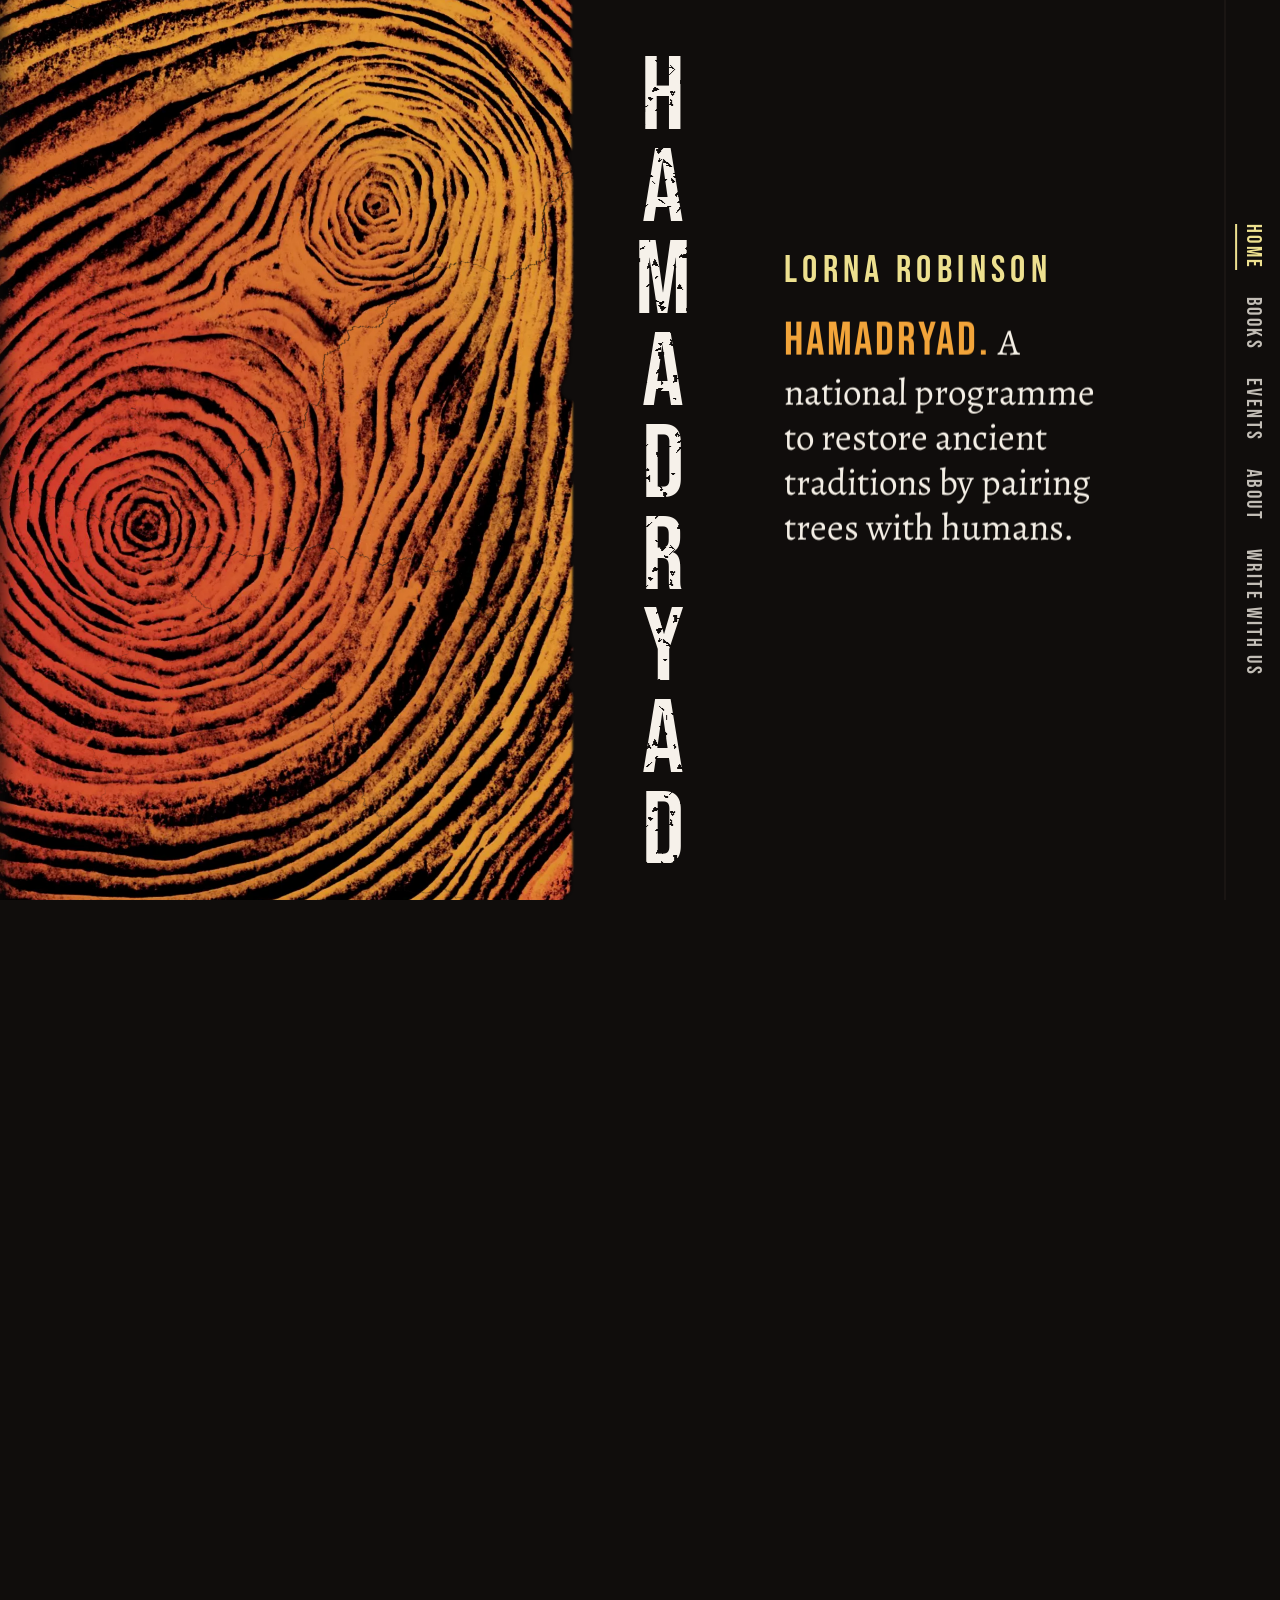
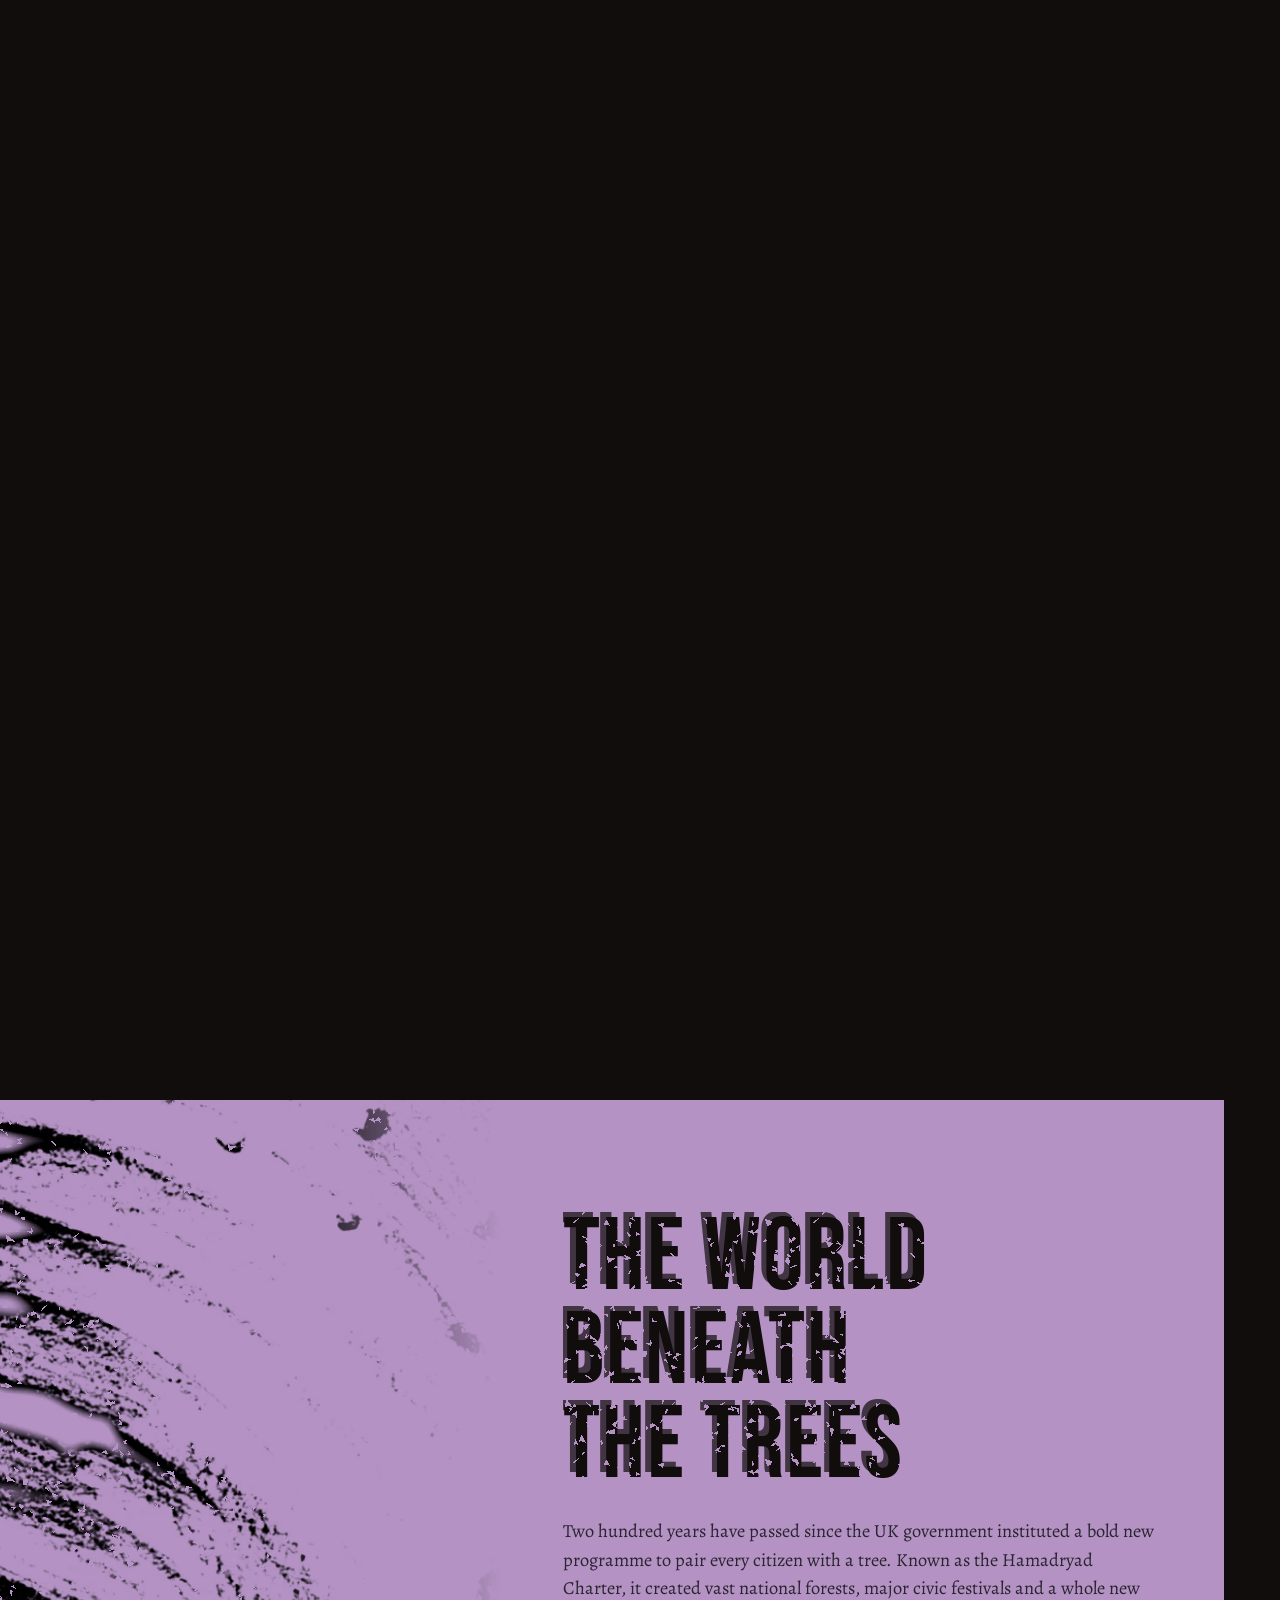
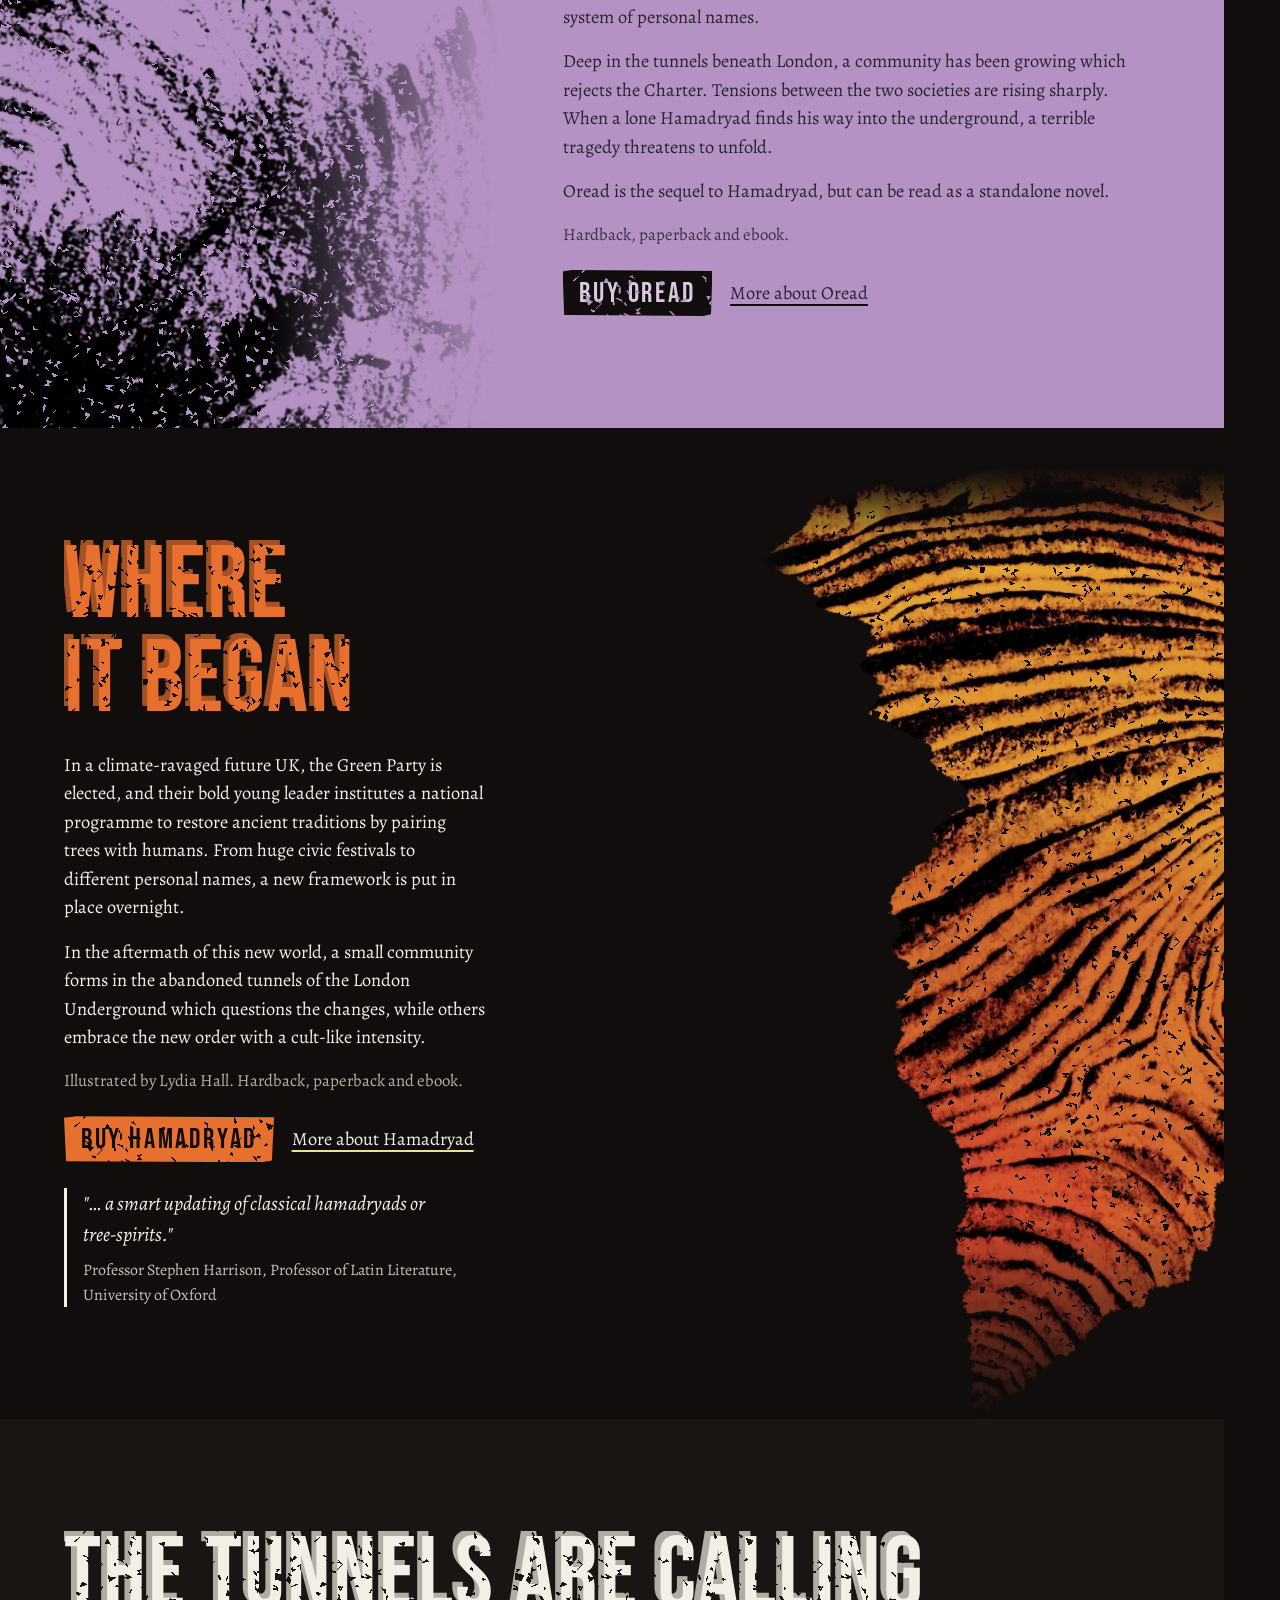
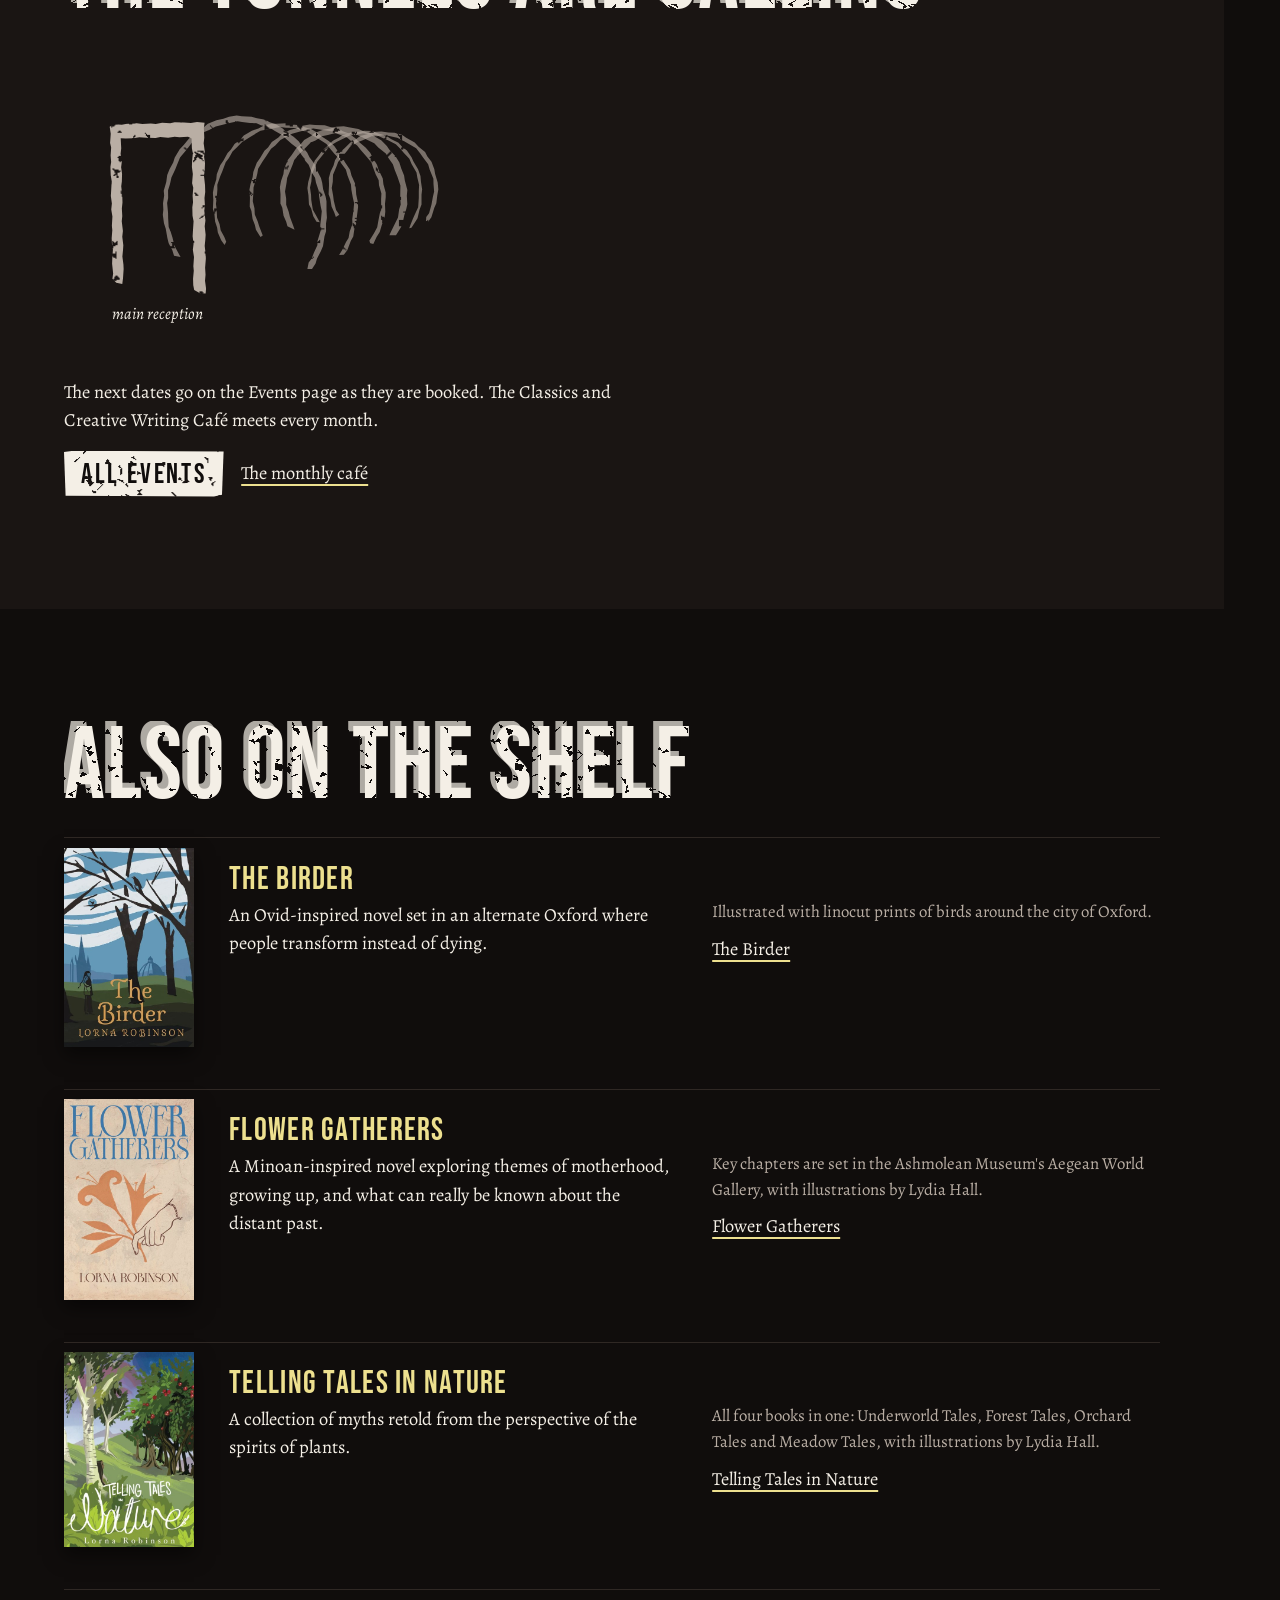
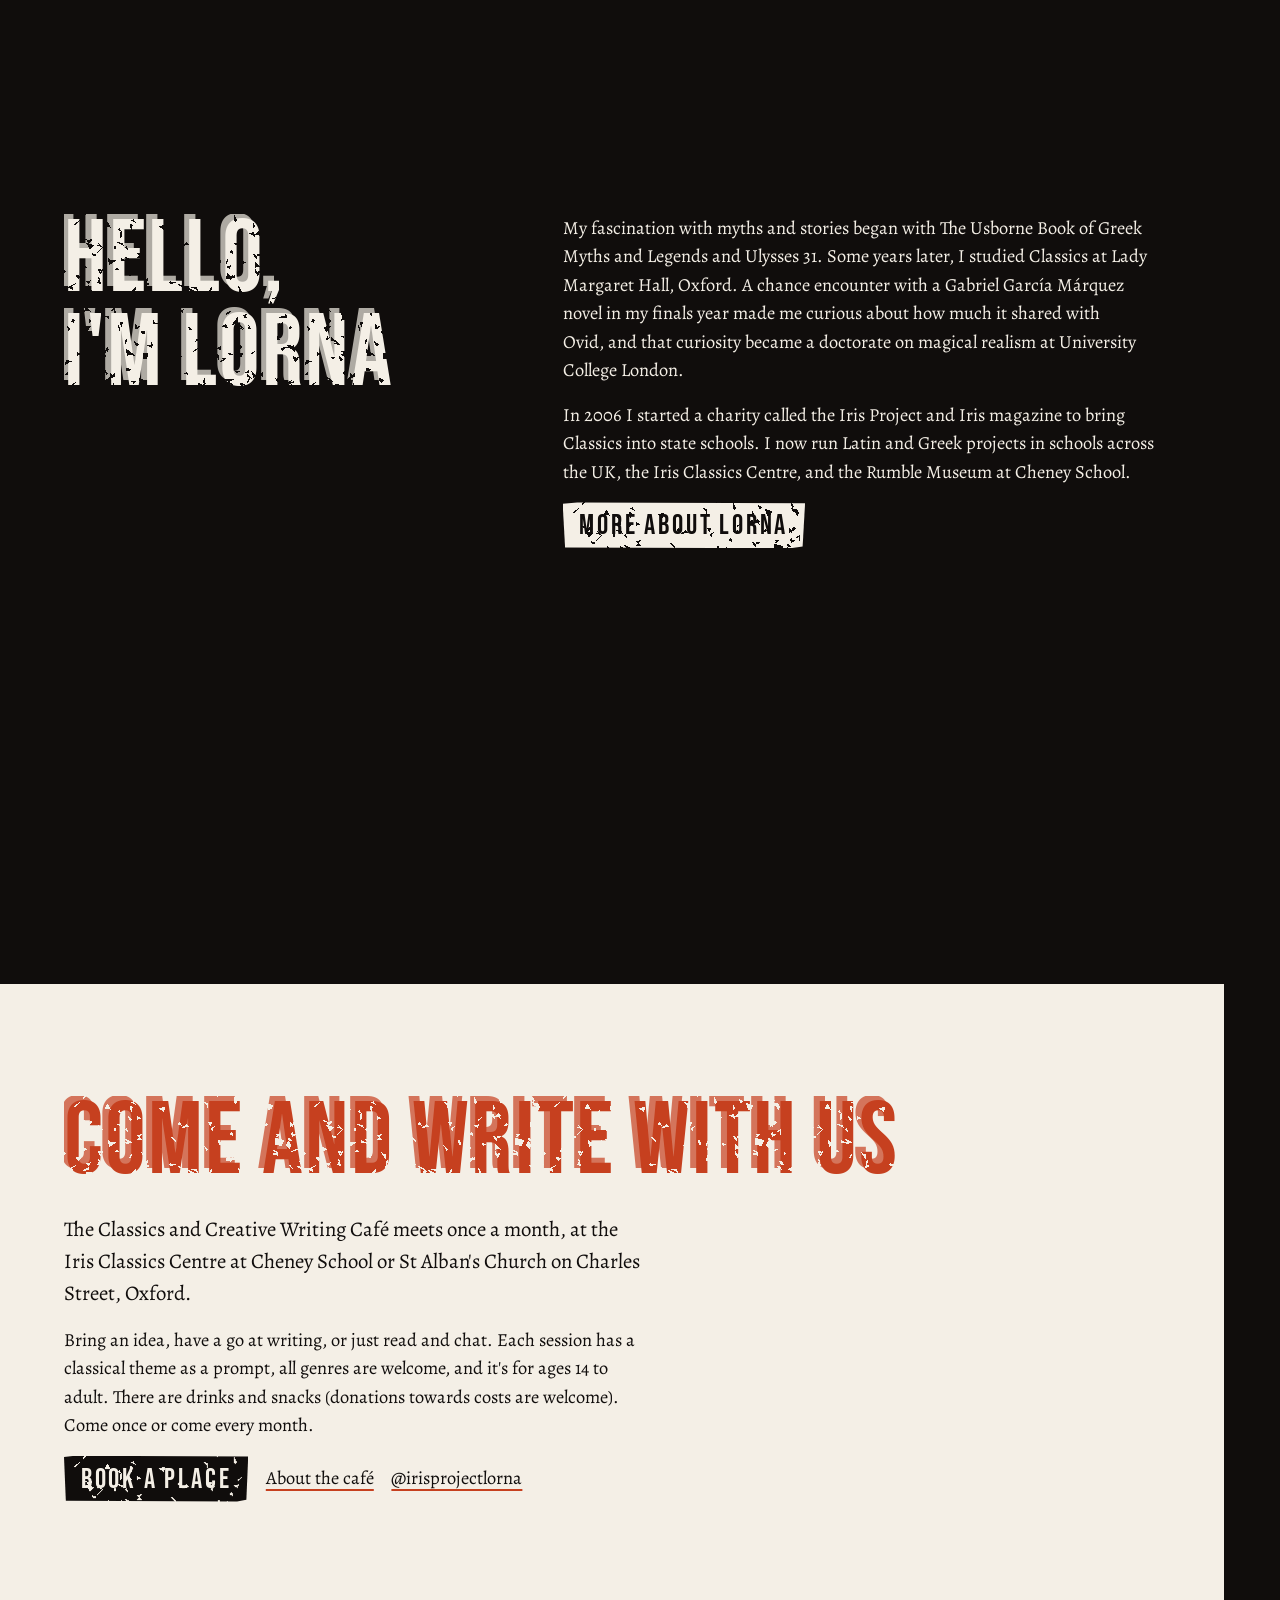
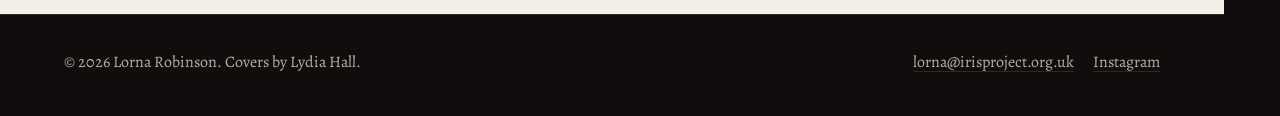
<file: index.html>
<!doctype html>
<html lang="en-GB">
<head>
<meta charset="utf-8">
<meta name="viewport" content="width=device-width, initial-scale=1">
<meta name="robots" content="noindex"><!-- remove at go-live -->
<title>Lorna Robinson | Oread, Hamadryad and other novels</title>
<meta name="description" content="Novels by Lorna Robinson: Oread, Hamadryad, The Birder, Flower Gatherers and Telling Tales in Nature, with covers and illustrations by Lydia Hall. Events in Oxford and the Classics and Creative Writing Café.">
<link rel="canonical" href="https://lornarobinson.uk/">
<meta property="og:title" content="Lorna Robinson | Oread, Hamadryad and other novels">
<meta property="og:description" content="A future UK where every citizen is paired with a tree, and the world in the tunnels beneath it. Novels by Lorna Robinson.">
<meta property="og:image" content="https://lornarobinson.uk/img/og.jpg">
<meta property="og:image:width" content="1200">
<meta property="og:image:height" content="630">
<meta name="twitter:card" content="summary_large_image">
<meta property="og:type" content="website">
<meta property="og:url" content="https://lornarobinson.uk/">
<link rel="icon" href="data:image/svg+xml,<svg xmlns='http://www.w3.org/2000/svg' viewBox='0 0 32 32'><rect width='32' height='32' fill='%23100d0c'/><g fill='none' stroke='%23e8702e' stroke-width='2.2'><circle cx='13' cy='19' r='4'/><circle cx='13' cy='19' r='9'/></g></svg>">
<link rel="preconnect" href="https://fonts.googleapis.com">
<link rel="preconnect" href="https://fonts.gstatic.com" crossorigin>
<link href="https://fonts.googleapis.com/css2?family=Bebas+Neue&family=Alegreya:ital,wght@0,400;0,500;1,400&display=swap" rel="stylesheet">
<link rel="stylesheet" href="css/site.css">
<link rel="stylesheet" href="css/drawings.css">
<link rel="stylesheet" href="css/home.css">
<link rel="preload" as="image" href="img/home/w0.webp" media="(min-width: 900px)">
<link rel="preload" as="image" href="img/home/w0-m.webp" media="(max-width: 899px)">
<script>(function(d){d.className+=' js'+(matchMedia('(prefers-reduced-motion: reduce)').matches?' still':'')})(document.documentElement)</script>
</head>
<body>
<a class="skip" href="#main">Skip to the content</a>

<nav class="spine" aria-label="Pages">
  <ol>
    <li><a href="./" aria-current="page">Home</a></li>
    <li class="bks">
      <a href="books/">Books</a>
      <button class="more" type="button" aria-expanded="false" aria-controls="books-list" aria-label="The five books"><svg viewBox="0 0 20 18" width="20" height="18" aria-hidden="true" focusable="false"><path d="M2 18V3M6 18V0M10 18V4M14 18V1M18.5 18l-3-15" fill="none" stroke="currentColor" stroke-width="2.4"/></svg></button>
      <ol class="fly" id="books-list" aria-label="The books">
        <li><a href="oread/">Oread</a></li>
        <li><a href="hamadryad/">Hamadryad</a></li>
        <li><a href="the-birder/">The Birder</a></li>
        <li><a href="flower-gatherers/">Flower Gatherers</a></li>
        <li><a href="telling-tales-in-nature/">Telling Tales in Nature</a></li>
        <li class="all"><a href="books/">All books</a></li>
      </ol>
    </li>
    <li><a href="events/">Events</a></li>
    <li><a href="about/">About</a></li>
    <li><a href="write-with-us/">Write with us</a></li>
  </ol>
</nav>
<button class="tab" aria-controls="sheet" aria-expanded="false">Contents</button>
<div class="sheet" id="sheet" role="dialog" aria-modal="true" aria-label="Contents">
  <button class="x" aria-label="Close the contents">Close</button>
  <ol>
    <li><a href="./" aria-current="page">Home</a></li>
    <li class="bks"><a href="books/">Books <span>all five</span></a>
      <ol class="sub" aria-label="The books">
        <li><a href="oread/">Oread</a></li>
        <li><a href="hamadryad/">Hamadryad</a></li>
        <li><a href="the-birder/">The Birder</a></li>
        <li><a href="flower-gatherers/">Flower Gatherers</a></li>
        <li><a href="telling-tales-in-nature/">Telling Tales in Nature</a></li>
      </ol>
    </li>
    <li><a href="events/">Events <span>Oxford</span></a></li>
    <li><a href="about/">About <span>Lorna</span></a></li>
    <li><a href="write-with-us/">Write with us <span>monthly café</span></a></li>
  </ol>
</div>

<main id="main">
<section class="hero" id="top" aria-label="Hamadryad opens onto Oread">
  <div class="stage">
    <div class="book" role="img" aria-label="Lydia Hall's art for Hamadryad and Oread: a cross-section of tree rings printed in orange, and beneath it a lilac drawing of an old London Underground tunnel.">
      <!-- the world beneath: Lydia Hall's Oread tunnel in three depth planes (far mouth, mid ribs, near ribs) -->
      <picture><source media="(max-width: 899px)" srcset="img/home/t3-m.webp"><img class="tp" data-k="t3" src="img/home/t3.webp" alt="" width="527" height="786"></picture>
      <picture><source media="(max-width: 899px)" srcset="img/home/t2-m.webp"><img class="tp" data-k="t2" src="img/home/t2.webp" alt="" width="847" height="1379"></picture>
      <picture><source media="(max-width: 899px)" srcset="img/home/t1-m.webp"><img class="tp" data-k="t1" src="img/home/t1.webp" alt="" width="993" height="1596"></picture>
      <div class="pit"></div>
      <!-- the world above: the Hamadryad rings in seven pieces along cracks from the heart of the big tree -->
      <picture><source media="(max-width: 899px)" srcset="img/home/w0-m.webp"><img class="pl" data-k="w0" src="img/home/w0.webp" alt="" width="1116" height="1358"></picture>
      <picture><source media="(max-width: 899px)" srcset="img/home/w1-m.webp"><img class="pl" data-k="w1" src="img/home/w1.webp" alt="" width="812" height="876"></picture>
      <picture><source media="(max-width: 899px)" srcset="img/home/w2-m.webp"><img class="pl" data-k="w2" src="img/home/w2.webp" alt="" width="811" height="789"></picture>
      <picture><source media="(max-width: 899px)" srcset="img/home/w3-m.webp"><img class="pl" data-k="w3" src="img/home/w3.webp" alt="" width="934" height="789"></picture>
      <picture><source media="(max-width: 899px)" srcset="img/home/w4-m.webp"><img class="pl" data-k="w4" src="img/home/w4.webp" alt="" width="319" height="789"></picture>
      <picture><source media="(max-width: 899px)" srcset="img/home/w5-m.webp"><img class="pl" data-k="w5" src="img/home/w5.webp" alt="" width="319" height="196"></picture>
      <picture><source media="(max-width: 899px)" srcset="img/home/w6-m.webp"><img class="pl" data-k="w6" src="img/home/w6.webp" alt="" width="319" height="1334"></picture>
      <!-- one ring counted outward from the heart: the years between the Charter and Oread -->
      <svg class="years" viewBox="0 0 100 100" aria-hidden="true"><g><circle class="under" cx="50" cy="50" r="49.3"/><circle cx="50" cy="50" r="49.3"/></g></svg>
    </div>
    <!-- the covers' own vertical titles, as text -->
    <p class="htitle cap" aria-hidden="true">Hamadryad</p>
    <p class="otitle cap">Oread</p>
    <div class="words">
      <h1>Lorna Robinson</h1>
      <div class="says">
        <div class="say a">
          <p class="line"><b>Hamadryad.</b> A national programme to restore ancient traditions by pairing trees with humans.</p>
          <p class="yrs">Two hundred years have passed</p>
        </div>
        <div class="say b">
          <p class="line"><b>Oread.</b> Deep in the tunnels beneath London, a community has been growing which rejects the Charter.</p>
          <div class="btns"><a class="btn lil" href="https://www.amazon.co.uk/dp/B0HKSFR4PJ">Get Oread</a><a class="link" href="events/">Come to the launch</a></div>
        </div>
      </div>
    </div>
  </div>
</section>

<section class="sec below novel" id="oread">
  <!-- the near ribs of the Oread tunnel, carried down from the hero as the cover's black print alone, bleeding in from the left -->
  <div class="edge" aria-hidden="true"><picture><source media="(max-width: 859px)" srcset="img/home/t1-ink-m.webp"><img src="img/home/t1-ink.webp" alt="" width="600" height="1504" loading="lazy"></picture></div>
  <div class="in two">
    <div class="hold"></div>
    <div>
      <h2 class="cap">The world beneath the trees</h2>
      <p>Two hundred years have passed since the UK government instituted a bold new programme to pair every citizen with a tree. Known as the Hamadryad Charter, it created vast national forests, major civic festivals and a whole new system of personal names.</p>
      <p>Deep in the tunnels beneath London, a community has been growing which rejects the Charter. Tensions between the two societies are rising sharply. When a lone Hamadryad finds his way into the underground, a terrible tragedy threatens to unfold.</p>
      <p>Oread is the sequel to Hamadryad, but can be read as a standalone novel.</p>
      <p class="formats">Hardback, paperback and ebook.</p>
      <div class="btns"><a class="btn" href="https://www.amazon.co.uk/dp/B0HKSFR4PJ">Buy Oread</a><a class="link" href="oread/">More about Oread</a></div>
    </div>
  </div>
</section>

<section class="sec above novel" id="hamadryad">
  <!-- the big tree of the Hamadryad cover, bleeding in from the right -->
  <div class="edge" aria-hidden="true"><picture><source media="(max-width: 859px)" srcset="img/home/w0-m.webp"><img src="img/home/w0.webp" alt="" width="1116" height="1358" loading="lazy"></picture></div>
  <div class="in two flip">
    <div class="hold"></div>
    <div>
      <h2 class="cap">Where it began</h2>
      <p>In a climate-ravaged future UK, the Green Party is elected, and their bold young leader institutes a national programme to restore ancient traditions by pairing trees with humans. From huge civic festivals to different personal names, a new framework is put in place overnight.</p>
      <p>In the aftermath of this new world, a small community forms in the abandoned tunnels of the London Underground which questions the changes, while others embrace the new order with a cult-like intensity.</p>
      <p class="formats">Illustrated by Lydia Hall. Hardback, paperback and ebook.</p>
      <div class="btns"><a class="btn org" href="https://www.amazon.co.uk/dp/B0GPPCCH79">Buy Hamadryad</a><a class="link" href="hamadryad/">More about Hamadryad</a></div>
      <blockquote class="quote"><p>"… a smart updating of classical hamadryads or tree-spirits."</p><cite>Professor Stephen Harrison, Professor of Latin Literature, University of Oxford</cite></blockquote>
    </div>
  </div>
</section>

<section class="sec dusk" id="events" data-events-scope>
  <div class="in">
    <h2 class="cap">The tunnels are calling</h2>
    <!-- NEXT EVENTS. With JavaScript, js/home.js reads events/index.html and shows the next two dated events from
         there, so editing the events page is enough. This static copy is what shows without JavaScript: when an event
         is added or changed on events/, copy the same block here too (the date in data-date drops it once it has passed). -->
    <ul class="dates" data-events>
      <li data-date="2026-11-14">
        <span class="day cap" data-register="low">Sat 14 Nov</span>
        <span class="what">Oread launch and mystery artefact trail</span>
        <p>2.30 to 5pm at Cheney School, Oxford. Arrive any time at main reception and follow the trail through tunnel-like corridors in the Rumble Museum to the Iris Classics Centre: drinks, books, chat, creative writing for anyone who wants a go, and maybe a reading. Tunnel travellers of all ages are welcome.</p>
        <a class="link" href="mailto:lro@cheneyschool.org">lro@cheneyschool.org</a>
      </li>
      <li data-date="2026-11-22">
        <span class="day cap" data-register="low">Sun 22 Nov</span>
        <span class="what">Oxford Indie Book Fair, <span class="tbl">table S33</span></span>
        <p>Oread and Hamadryad on the table.</p>
        <a class="link" href="https://www.oxfordindiebookfair.co.uk/">oxfordindiebookfair.co.uk</a>
      </li>
    </ul>
    <!-- DRAWING: the launch trail at Cheney School, from main reception through the Rumble Museum's tunnel-like
         corridors to the Iris Classics Centre (the ribs are the corridor in her trail poster). Drawn in code: the walk
         is drawn on by js/home.js as the reader scrolls (css/home.css sizes it). Delete this whole figure once the
         launch has passed. -->
    <figure class="draw" data-draw="trail">
<svg viewBox="0 0 400 256" width="400" height="256" aria-hidden="true" focusable="false">
<defs>
<pattern id="trail-grain" patternUnits="userSpaceOnUse" width="240" height="240"><image href="img/speckle.png" width="240" height="240"/></pattern>
<mask id="trail-ink" maskUnits="userSpaceOnUse" x="0" y="0" width="400" height="256" style="mask-type:alpha"><rect width="400" height="256" fill="url(#trail-grain)"/></mask>
<mask id="trail-legs" maskUnits="userSpaceOnUse" x="0" y="0" width="400" height="256"><rect width="400" height="256" fill="#fff"/><g fill="#000"><path d="M237.4 84L239.8 88.8L242.1 93.8L244.1 98.9L245.8 104.1L247.3 109.4L248.5 114.8L249.4 120.3L250 125.8L250.3 131.4L250.3 136.9L250 142.4L249.5 147.8L248.7 153.2L247.5 158.5L246.1 163.7L244.5 168.7L242.5 173.6L240.4 178.3L237.9 182.9L235.3 187.2L243 189.1L227.6 185L230.2 181L232.6 176.8L234.8 172.5L236.8 167.9L238.5 163.2L239.9 158.4L241.1 153.4L242 148.4L242.6 143.3L242.9 138.1L243 132.9L242.8 127.7L242.3 122.5L241.5 117.3L240.4 112.2L239.1 107.1L237.5 102.2L235.6 97.4L233.5 92.7L231.2 88.1Z"/><path d="M270.5 83.2L272.7 87.4L274.7 91.7L276.5 96.2L278.1 100.7L279.4 105.4L280.4 110.1L281.2 114.9L281.7 119.7L282 124.6L282 129.4L281.7 134.2L281.2 139L280.5 143.7L279.5 148.3L278.2 152.9L276.7 157.3L274.9 161.6L273 165.8L270.8 169.8L268.4 173.6L275.3 175.2L261.4 171.7L263.8 168.2L266 164.5L268 160.7L269.8 156.7L271.3 152.5L272.6 148.3L273.7 144L274.5 139.5L275 135.1L275.4 130.5L275.4 126L275.3 121.4L274.8 116.8L274.1 112.3L273.2 107.8L272 103.4L270.6 99.1L268.9 94.9L267.1 90.7L265 86.8Z"/><path d="M296.3 82.5L298.3 86.2L300.1 90.1L301.7 94.1L303.1 98.1L304.3 102.3L305.2 106.5L305.9 110.7L306.4 115L306.6 119.3L306.6 123.6L306.4 127.9L305.9 132.1L305.2 136.3L304.3 140.4L303.1 144.5L301.7 148.4L300.2 152.3L298.4 156L296.4 159.6L294.2 163L300.5 164.4L287.9 161.4L290.1 158.2L292.1 154.9L293.9 151.5L295.5 147.9L296.9 144.2L298.1 140.4L299 136.6L299.8 132.6L300.3 128.6L300.6 124.6L300.7 120.6L300.5 116.5L300.1 112.4L299.5 108.4L298.7 104.4L297.6 100.5L296.3 96.7L294.8 92.9L293.2 89.2L291.3 85.7Z"/><path d="M316.9 82L318.8 85.3L320.4 88.8L321.9 92.4L323.1 96L324.2 99.7L325 103.5L325.7 107.4L326.1 111.2L326.3 115.1L326.3 118.9L326.1 122.8L325.6 126.6L325 130.4L324.1 134.1L323.1 137.8L321.8 141.3L320.4 144.8L318.7 148.2L316.9 151.4L314.9 154.5L320.6 155.7L309.1 153.1L311.1 150.2L312.9 147.2L314.6 144.1L316.1 140.9L317.4 137.6L318.5 134.2L319.4 130.7L320 127.1L320.5 123.5L320.8 119.9L320.9 116.2L320.7 112.6L320.4 108.9L319.8 105.3L319.1 101.7L318.1 98.2L317 94.7L315.6 91.3L314 88.1L312.3 84.9Z"/><path d="M333.8 81.5L335.5 84.6L337 87.7L338.4 91L339.5 94.3L340.5 97.7L341.3 101.1L341.8 104.6L342.2 108.1L342.4 111.6L342.4 115.1L342.2 118.6L341.8 122.1L341.2 125.6L340.4 128.9L339.4 132.3L338.2 135.5L336.9 138.7L335.4 141.8L333.7 144.7L331.8 147.5L337.1 148.6L326.5 146.3L328.4 143.7L330.1 140.9L331.6 138.1L333 135.1L334.1 132.1L335.2 129L336 125.8L336.6 122.6L337.1 119.3L337.3 116L337.4 112.7L337.3 109.4L337 106L336.5 102.7L335.8 99.5L334.9 96.3L333.8 93.1L332.6 90.1L331.2 87.1L329.6 84.2Z"/><path d="M347.9 81.2L349.5 84L350.9 86.9L352.1 89.8L353.2 92.9L354 96L354.8 99.1L355.3 102.3L355.6 105.5L355.8 108.7L355.8 112L355.6 115.2L355.2 118.4L354.7 121.5L353.9 124.6L353 127.7L351.9 130.7L350.7 133.6L349.3 136.4L347.7 139.1L346 141.7L350.9 142.7L341.1 140.6L342.8 138.2L344.3 135.7L345.8 133L347 130.3L348.1 127.6L349.1 124.7L349.9 121.8L350.5 118.8L350.9 115.8L351.1 112.8L351.2 109.7L351.1 106.7L350.8 103.6L350.3 100.6L349.7 97.6L348.9 94.7L347.9 91.8L346.7 89L345.4 86.3L344 83.6Z"/><path d="M138.8 212.9L138 129.4L119 128.5L119.9 210.7Z"/></g></mask>
</defs>
<g mask="url(#trail-ink)">
<path class="centre wipe" d="M332.8 135.4L333.2 126.6L333.1 122.3L332.6 114.7L333.1 108.5L333.4 103.9L332.9 95.8L333.5 90.4L332.9 81.1L333.4 76.2L328.6 73.8L322.8 73.4L316.1 73.5L307.3 74.1L303 73.6L298.1 76.8L298.6 83L298.1 87.6L298.7 95.7L298.3 101.1L298.5 110.4L298 115.3L298 122.5L298.5 128.3L299.3 134.1L308.1 134.7L312.4 134.3L319.9 135.1L326.2 134.8L330.7 135.4Z"/>
<path class="rib" data-x="301.8" d="M346.8 140.8L349.9 136.4L352.7 127.5L354.6 123L355.5 115.8L356.5 110.1L355.9 103.3L353.4 94.9L352.7 90.6L350 83.5L346.1 78.6L343.9 74.4L337.7 69.2L334 65.2L325.9 60.6L321.8 57.9L314.8 55.9L309 55.7L302.3 54.7L293.5 55.2L289.5 57.1L282.1 59L277.1 62.9L273 64.9L267.2 70.6L263.1 74.2L258.1 82.1L256.8 86.9L253.8 93.4L252.2 99.1L252.4 105.8L252 114.6L253.6 118.7L254.8 126.2L257.4 131.9L258.9 136.3L262.2 134L259.1 129.5L256.9 120.4L256.3 115.6L255 108.5L256 102.7L256.2 96L259.6 87.8L261.1 83.7L265.8 77.8L269.7 73L272.5 69.2L279.5 65.1L284.5 63L293 59.3L297.9 59.3L305.1 58L310.8 59.3L317.4 60.6L325.2 64.7L328.9 66.8L335.4 70.7L339.3 75.7L341.8 79.4L346.8 85.9L348.3 91.2L351.8 99.8L351.9 104.8L352.5 112L351.2 117.6L350 124.2L347.7 132.7L345 136.2L344.7 141.3Z"/>
<path class="rib" data-x="284.3" d="M330.9 146.5L334.3 141.3L336.7 137.3L338.6 129.3L340.5 124.3L340.5 114.9L341.1 110L340 102.9L339.5 97.1L337.2 90.7L332.7 83.2L331 79.2L326.6 72.9L321.7 69L318.6 65.5L311.4 61.8L306.9 58.8L298 56.1L293.3 54.4L286.1 54L280.3 55.1L273.6 55.6L265.1 58L261.6 60.7L254.8 64.1L250.7 68.8L247 71.6L242.3 78.2L238.9 82.5L235.2 91.1L234.6 96L232.6 102.9L231.8 108.7L232.8 115.4L233.3 124.2L235.4 128.1L237.4 135.4L240.5 140.8L243.6 141.1L239.7 134.1L237 129.4L235.5 120.1L235.3 115.2L234.3 108.1L235.6 102.4L236 95.6L239.6 87.5L241.2 83.5L246 77.6L249.8 72.8L252.5 69L259.5 64.7L264.3 62.4L272.7 58.4L277.6 58.1L284.7 56.4L290.5 57.3L297.2 58.2L305.2 61.7L309.1 63.4L316 66.8L320.3 71.3L323.3 74.8L328.9 80.6L331 85.6L335.7 93.7L336.5 98.6L338.2 105.6L337.9 111.5L337.9 118.1L337.3 126.9L335.4 130.9L332.3 137.8L330 143.6L328.8 146.8Z"/>
<path class="rib" data-x="263.5" d="M316.2 153.5L320.9 146L322.5 142L324.1 134.5L326 128.6L327 124.1L326.5 115.9L327 110.5L324.6 101.5L323.9 96.6L321.2 90L319.4 84.3L315.9 78.6L309.9 72.1L307.5 68.5L302.1 63.1L296.6 60.1L293 57.1L285.3 54.6L280.4 52.3L271.2 50.8L266.4 49.7L259.1 50.2L253.6 51.9L246.9 53L238.6 56.1L235.3 59L228.7 62.8L224.8 67.7L221.2 70.7L216.7 77.4L213.3 81.7L209.6 90.3L209 95.2L206.7 102L205.6 107.8L206.2 114.5L206.1 123.3L207.9 127.4L209.1 134.9L211.6 140.6L212.8 145.1L219.6 148.3L218.4 144.8L215.2 136.1L214 131.3L211.6 124.5L211.6 118.7L210.5 112L212 103.3L212.5 99L215.5 92L217.8 86.3L219.3 81.8L224.5 75.6L228.4 71.9L235 65.3L239.5 63.3L245.6 59.3L251.3 58.1L257.8 56.4L266.6 56.8L270.9 57L278.5 57.6L284.1 60.3L288.1 62.5L295.5 66L299.3 69.9L306.5 75.8L309 80.1L313.2 86L315 91.5L317.5 97.7L320.4 106.1L320.3 110.4L320.2 118L320.7 124.2L319.2 128.7L318.1 136.7L315.6 141.6L311.5 149.9L309.9 153.6Z"/>
<path class="rib" data-x="238.2" d="M294.6 161.8L297.7 155.3L300.7 150.4L302.6 144L305.5 135.6L306 131.3L305.7 123.7L306.4 117.5L306.4 112.8L304.2 105L303.6 99.5L299.6 91.1L298.1 86.4L294.3 80.3L291.6 75.1L287.2 70L280.4 64.4L277.5 61.2L271.3 56.6L265.5 54.5L261.5 52L253.5 50.5L248.3 48.8L239.1 48.5L234.1 48L227 49.3L221.6 51.6L215.1 53.4L207.2 57.3L204.2 60.5L197.9 64.8L194.3 70L190.9 73.1L186.8 80.1L183.6 84.5L180.3 93.3L179.7 98.2L177.6 105.1L176.5 110.8L177.1 117.6L176.9 126.4L178.5 130.5L179.6 138L181.8 143.8L182.8 148.4L187.1 155.3L189.3 153.8L185.9 145.1L184.5 140.4L181.7 133.7L181.4 127.9L179.8 121.3L180.4 112.5L180.5 108.2L182.6 100.9L184.1 94.9L184.9 90.3L189.1 83.3L192.2 78.9L197.2 71.1L201.2 68.1L206.1 62.8L211.3 60.1L217.2 56.8L225.7 54.6L229.8 53.6L237.3 52L243.5 52.8L248 53.6L256.1 54.7L260.9 57.2L269.6 60.5L273.4 63.7L279.2 68L282.8 72.6L287.2 77.6L292.8 84.4L294.2 88.5L296.9 95.6L299.7 101.2L300 105.9L302.3 113.7L302 119.1L302.1 128.5L300.7 133.2L299.3 140.2L298.3 146L295.1 151.9L290.5 159.3L291.8 161.3Z"/>
<path class="rib" data-x="207.1" d="M266.5 172.1L269.8 167.8L273.1 159L275.5 154.7L276.6 147.5L278.4 142L279 135.3L280.1 126.6L279.9 122.2L278.3 114.8L277.9 108.6L277.1 104L273.8 96.6L272.4 91.3L267.3 83.5L265.2 79L260.7 73.4L257.4 68.6L252.5 64L245.1 59.2L241.8 56.3L235.3 52.4L229.2 50.8L225 48.7L216.9 48L211.6 46.8L202.4 47.4L197.4 47.3L190.4 49.1L185.2 51.8L178.9 54.1L171.2 58.6L168.4 61.9L162.4 66.6L159 71.9L155.8 75.2L151.9 82.3L148.8 86.8L145.5 95.5L145 100.5L142.8 107.4L141.8 113.1L142.2 119.8L141.8 128.6L143.2 132.8L143.9 140.4L145.8 146.3L146.5 150.9L149.7 158.4L152.9 162.8L154.5 159.8L152.7 155.3L149.2 148.9L148.2 143.2L145.8 136.9L145.3 128L144.7 123.7L145.6 116.2L146.1 110L146 105.4L148.7 97.7L150.8 92.7L154 84L157.1 80.1L160.5 73.7L164.8 69.7L169.4 64.9L176.9 60.2L180.5 58L187.1 54L193.2 52.8L197.8 52.1L205.7 50.4L211.1 51.2L220.4 51.4L225 53.3L231.9 55.4L236.8 58.6L242.6 62L250 66.7L252.7 70.2L257.5 76L261.9 80.4L263.8 84.7L268.5 91.3L270 96.6L273.3 105.3L273.7 110.2L275 117.3L276.3 123L275.7 129.7L274.5 138.4L274.7 142.8L272.1 150L271 156.1L268.6 160.1L265.1 167.5L262 172.3Z"/>
<path class="rib" data-x="167.6" d="M236.2 185.7L239.6 180.5L240.9 176L244.6 168.8L246.7 163.8L248.1 154.5L249.6 149.8L249.5 142.6L250.4 136.8L250 130.1L250 121.3L249.2 117L246.8 109.8L245.9 103.6L244.7 99.1L241 91.9L239.3 86.7L233.8 79.2L231.6 74.7L226.9 69.3L223.7 64.4L218.7 59.8L211.4 54.9L208.3 51.9L201.8 47.8L195.9 45.9L191.8 43.5L183.8 42.2L178.6 40.6L169.4 40.3L164.4 39.6L157.2 40.6L151.8 42.7L145.2 44.1L137 47.4L133.7 50.3L127 53.9L122.9 58.7L119.1 61.4L114 67.7L110.2 71.6L105.5 79.6L104 84.4L100.5 90.7L98.3 96.1L97.4 102.8L95 111.3L95.4 115.7L94.3 123.2L94.6 129.4L94.1 134L95.2 142.1L96.9 147.3L98.5 156.4L99.7 161.2L103.1 167.6L104.8 173.2L111 174.4L107.1 167.1L105.1 163.2L103.3 155.8L101.5 149.9L99.7 145.6L99.2 137.5L99.1 132.1L98.2 122.8L99.2 118L99.1 110.7L100.9 105.1L102.3 98.6L106 90.6L107.6 86.6L110.5 79.5L114.5 74.7L117.5 71.3L122.3 64.7L126.8 61.6L133.6 55.2L138.2 53.3L144.5 49.9L150.2 48.6L156.7 46.9L165.3 45L169.6 45.7L177.1 46.6L183.4 46.9L187.6 48.8L195.5 50.8L200.1 53.8L208.1 58.4L211.6 62L217 66.6L221.7 70.2L225.4 75.8L230.1 83.2L233 86.5L235.8 93.6L239.1 98.9L240 103.5L242.6 111.2L243 116.6L244.4 125.8L245.5 130.6L244.8 137.8L244.1 143.6L244.1 150.3L241.5 158.7L241.3 163.1L238.1 170.1L235.8 175.9L233 179.6L231.8 185.7Z"/>
<path class="frame" d="M134.9 209.1L135.3 204.2L134.3 197L134.8 191.2L134.4 184.5L135.1 175.7L134.9 171.4L134 163.8L134.6 157.6L134.9 153L134 144.9L134.7 139.5L133.6 130.2L134.2 125.3L133.8 118.1L134.5 112.3L134.3 105.6L133.3 96.8L134 92.5L134.3 84.9L133.4 78.7L134.1 74.1L133 66L133.6 60.6L133.2 51.3L133.9 46.4L126.7 45.6L120.9 46.6L114.2 46.1L105.4 46L101.1 47L93.5 46.4L87.4 47.6L82.7 47.1L74.7 47.7L69.2 47L59.9 47.5L55.1 48.4L47.9 47.9L43.5 50.2L44.5 56.9L43.9 65.7L44.9 70L44.4 77.6L44.9 83.8L44.2 88.4L44.5 96.5L45.4 101.9L44.9 111.2L44.6 116.1L45.6 123.3L45 129.1L46.1 135.8L45.6 144.6L46 148.9L45.4 156.5L45.7 162.7L46.6 167.2L46 175.4L45.8 180.8L46.8 190L46.1 195L49.8 198.8L55.5 200.1L56.2 194.5L56.8 185.7L56.6 181.4L55.6 173.8L56.2 167.6L56.5 163L55.5 154.9L56.1 149.5L55 140.2L55.5 135.3L55.1 128.1L55.7 122.3L55.5 115.6L54.5 106.8L55.1 102.5L55.3 94.9L54.4 88.7L55 84.1L53.9 76L54.5 70.6L54 61.3L58.8 61.4L66 61.2L71.8 60.2L78.5 60.8L87.3 61L91.6 60.1L99.2 60.8L105.4 59.7L110 60.2L118.1 59.8L121.5 61.4L121.8 70.7L122.7 75.6L122 82.8L121.8 88.6L122.7 95.3L122 104.1L123.1 108.4L122.5 116L122.9 122.2L122.2 126.8L122.4 134.9L123.4 140.3L122.8 149.6L122.5 154.5L123.4 161.7L122.7 167.5L123.8 174.2L123.2 183L123.6 187.3L122.9 194.9L123.1 201.1L124 205.7L129.5 208.7Z"/>
</g>
<path class="hair walk" mask="url(#trail-legs)" d="M86.4 202.1C88 200.4 92.4 193.7 95.7 192C98.9 190.3 102.2 193.2 106.1 191.9C109.9 190.6 114.5 185.8 118.8 184.3C123.1 182.8 128 184.4 132.1 182.9C136.1 181.3 139.5 176.2 143 175.1C146.6 174.1 149.8 177.3 153.5 176.5C157.2 175.7 161.5 171.6 165.3 170.4C169.1 169.2 172.9 170.6 176.2 169.5C179.6 168.3 182.3 164.6 185.5 163.7C188.7 162.8 192.2 164.7 195.3 164.2C198.5 163.7 201.2 161.4 204.4 160.8C207.6 160.2 210.4 161.3 214.5 160.5C218.6 159.6 223.9 156.4 228.8 155.7C233.7 155 239.2 156.9 243.9 156.5C248.7 156.2 253 154 257.3 153.5C261.5 153 265.7 154 269.6 153.5C273.5 153 277.5 151 280.8 150.4C284.1 149.8 287.1 150.6 289.4 150.1C291.8 149.7 293.3 148.4 294.8 147.9C296.3 147.4 297.3 147.7 298.4 147.1C299.5 146.6 300.5 145 301.3 144.4C302.1 143.7 302.7 143.8 303.2 143.3C303.8 142.8 304.2 142 304.7 141.6C305.2 141.1 305.9 140.9 306.4 140.5C306.8 140.1 306.8 139.6 307.2 139.1C307.5 138.7 308 138.3 308.6 137.8C309.2 137.4 309.9 136.9 310.7 136.5C311.5 136 313 135.4 313.5 135.2"/>
<text class="word start" x="89" y="233.1" text-anchor="middle">main reception</text>
<text class="word end" x="315.3" y="39.5" text-anchor="middle">Iris Classics Centre</text>
</svg>
    </figure>
    <p data-when-empty hidden>The next dates go on the Events page as they are booked. The Classics and Creative Writing Café meets every month.</p>
    <div class="btns"><a class="btn" href="events/">All events</a><a class="link" href="write-with-us/">The monthly café</a></div>
  </div>
</section>

<section class="sec shelf" id="books">
  <div class="in">
    <h2 class="cap">Also on the shelf</h2>
    <ol>
      <li>
        <a href="the-birder/" tabindex="-1" aria-hidden="true"><img src="img/covers/the-birder-440.jpg" alt="The cover of The Birder: a linocut blackbird." width="440" height="675" loading="lazy"></a>
        <div><h3><a href="the-birder/">The Birder</a></h3><p>An Ovid-inspired novel set in an alternate Oxford where people transform instead of dying.</p></div>
        <div class="more"><p class="where">Illustrated with linocut prints of birds around the city of Oxford.</p><a class="link" href="the-birder/">The Birder</a></div>
      </li>
      <li>
        <a href="flower-gatherers/" tabindex="-1" aria-hidden="true"><img src="img/covers/flower-gatherers-440.jpg" alt="The cover of Flower Gatherers: a Minoan fresco figure gathering flowers." width="440" height="679" loading="lazy"></a>
        <div><h3><a href="flower-gatherers/">Flower Gatherers</a></h3><p>A Minoan-inspired novel exploring themes of motherhood, growing up, and what can really be known about the distant past.</p></div>
        <div class="more"><p class="where">Key chapters are set in the Ashmolean Museum's Aegean World Gallery, with illustrations by Lydia Hall.</p><a class="link" href="flower-gatherers/">Flower Gatherers</a></div>
      </li>
      <li>
        <a href="telling-tales-in-nature/" tabindex="-1" aria-hidden="true"><img src="img/covers/telling-tales-in-nature-440.jpg" alt="The cover of Telling Tales in Nature: Compendium, with botanical drawings." width="440" height="660" loading="lazy"></a>
        <div><h3><a href="telling-tales-in-nature/">Telling Tales in Nature</a></h3><p>A collection of myths retold from the perspective of the spirits of plants.</p></div>
        <div class="more"><p class="where">All four books in one: Underworld Tales, Forest Tales, Orchard Tales and Meadow Tales, with illustrations by Lydia Hall.</p><a class="link" href="telling-tales-in-nature/">Telling Tales in Nature</a></div>
      </li>
    </ol>
  </div>
</section>

<section class="sec lorna" id="about">
  <div class="in two">
    <div>
      <h2 class="cap hold">Hello, I'm Lorna</h2>
    </div>
    <div>
      <p>My fascination with myths and stories began with The Usborne Book of Greek Myths and Legends and Ulysses 31. Some years later, I studied Classics at Lady Margaret Hall, Oxford. A chance encounter with a Gabriel García Márquez novel in my finals year made me curious about how much it shared with Ovid, and that curiosity became a doctorate on magical realism at University College London.</p>
      <p>In 2006 I started a charity called the Iris Project and Iris magazine to bring Classics into state schools. I now run Latin and Greek projects in schools across the UK, the Iris Classics Centre, and the Rumble Museum at Cheney School.</p>
      <div class="btns"><a class="btn" href="about/">More about Lorna</a></div>
    </div>
  </div>
</section>

<section class="sec cafe" id="contact">
  <div class="in">
    <h2 class="cap">Come and write with us</h2>
    <p class="lead">The Classics and Creative Writing Café meets once a month, at the Iris Classics Centre at Cheney School or St Alban's Church on Charles Street, Oxford.</p>
    <p>Bring an idea, have a go at writing, or just read and chat. Each session has a classical theme as a prompt, all genres are welcome, and it's for ages 14 to adult. There are drinks and snacks (donations towards costs are welcome). Come once or come every month.</p>
    <div class="btns"><a class="btn" href="mailto:lorna@irisproject.org.uk">Book a place</a><a class="link" href="write-with-us/">About the café</a><a class="link" href="https://www.instagram.com/irisprojectlorna/">@irisprojectlorna</a></div>
  </div>
</section>
</main>

<footer class="foot">
  <div class="in">
    <p>© 2026 Lorna Robinson. Covers by Lydia Hall.</p>
    <p><a href="mailto:lorna@irisproject.org.uk">lorna@irisproject.org.uk</a> <a href="https://www.instagram.com/irisprojectlorna/">Instagram</a></p>
  </div>
</footer>

<script src="js/site.js"></script>
<script src="js/drawings.js"></script>
<script src="js/home.js"></script>
</body>
</html>
</file>
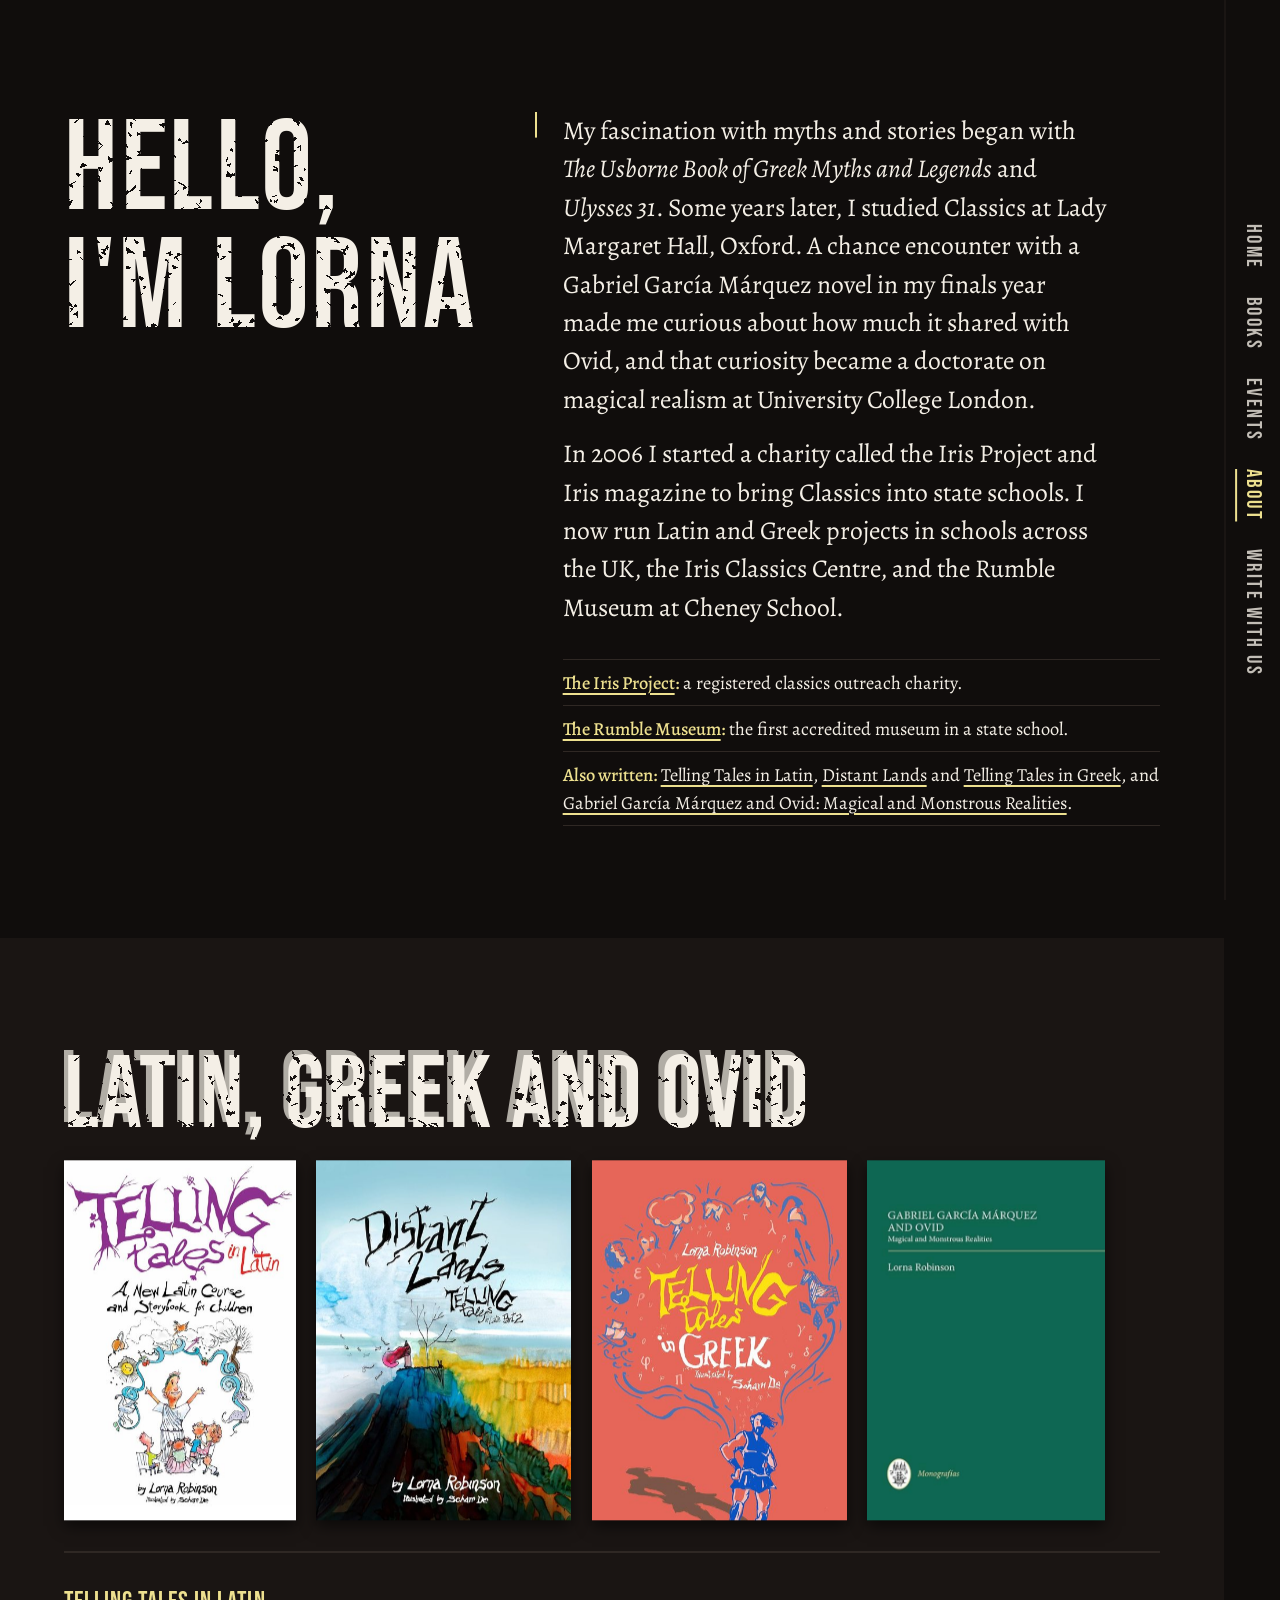
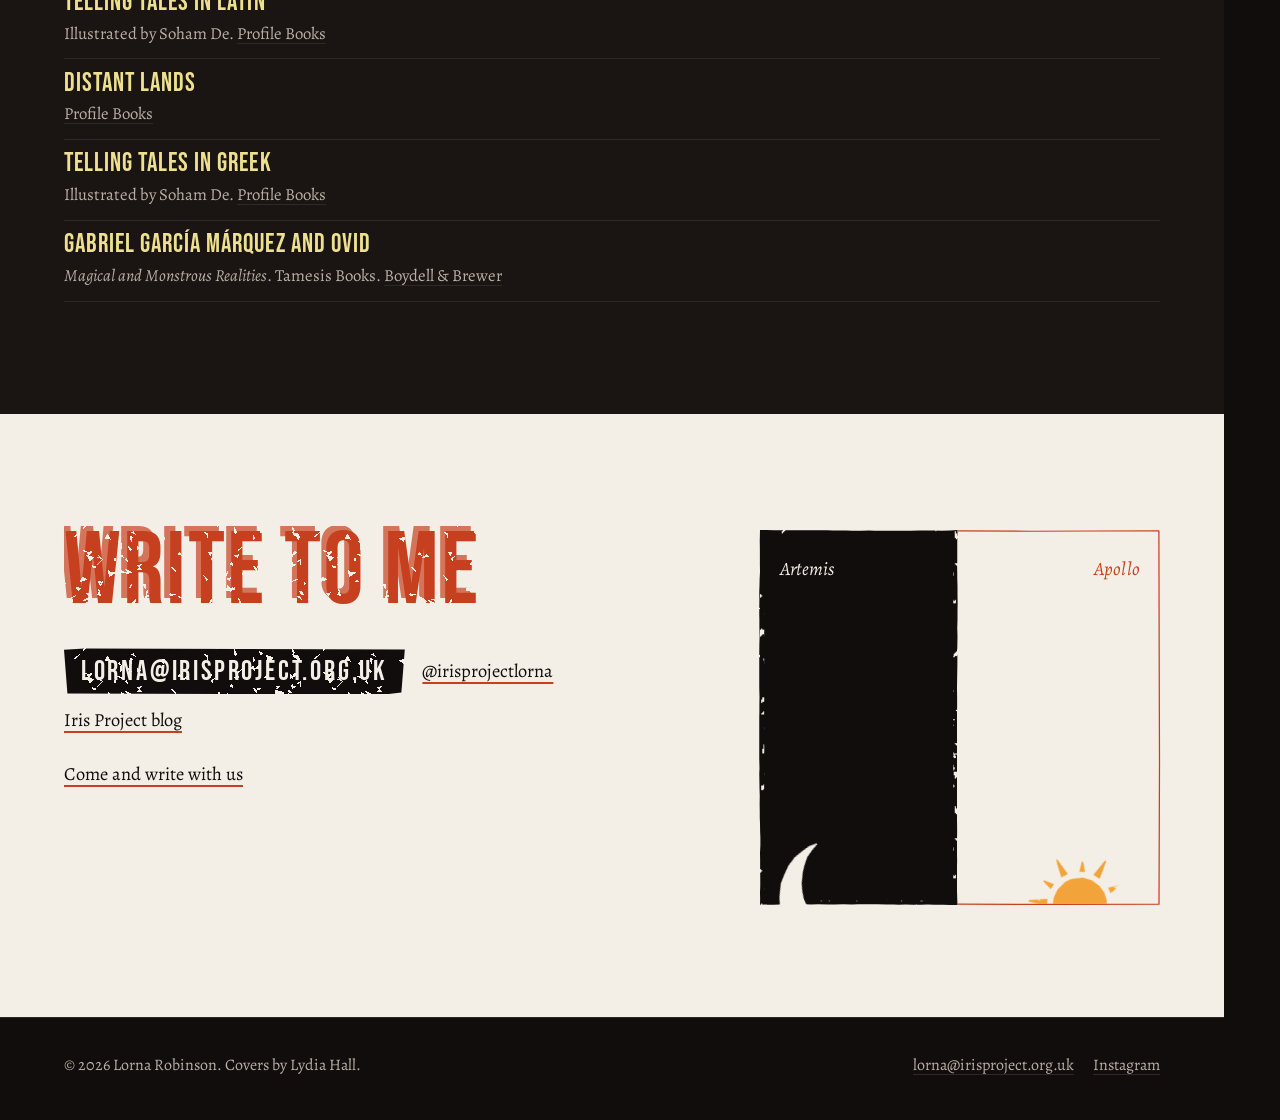
<file: about/index.html>
<!doctype html>
<html lang="en-GB">
<head>
<meta charset="utf-8">
<meta name="viewport" content="width=device-width, initial-scale=1">
<meta name="robots" content="noindex"><!-- remove at go-live -->
<title>About Lorna | Lorna Robinson</title>
<meta name="description" content="Dr Lorna Robinson: Oxford classicist, novelist, founder of the Iris Project and Director of the Rumble Museum at Cheney School.">
<link rel="canonical" href="https://lornarobinson.uk/about/">
<meta property="og:title" content="About Lorna | Lorna Robinson">
<meta property="og:description" content="Dr Lorna Robinson: Oxford classicist, novelist, founder of the Iris Project and Director of the Rumble Museum at Cheney School.">
<meta property="og:image" content="https://lornarobinson.uk/img/og.jpg">
<meta property="og:image:width" content="1200">
<meta property="og:image:height" content="630">
<meta name="twitter:card" content="summary_large_image">
<meta property="og:type" content="website">
<meta property="og:url" content="https://lornarobinson.uk/about/">
<link rel="icon" href="data:image/svg+xml,<svg xmlns='http://www.w3.org/2000/svg' viewBox='0 0 32 32'><rect width='32' height='32' fill='%23100d0c'/><g fill='none' stroke='%23e8702e' stroke-width='2.2'><circle cx='13' cy='19' r='4'/><circle cx='13' cy='19' r='9'/></g></svg>">
<link rel="preconnect" href="https://fonts.googleapis.com">
<link rel="preconnect" href="https://fonts.gstatic.com" crossorigin>
<link href="https://fonts.googleapis.com/css2?family=Bebas+Neue&family=Alegreya:ital,wght@0,400;0,500;1,400&display=swap" rel="stylesheet">
<link rel="stylesheet" href="../css/site.css">
<link rel="stylesheet" href="../css/drawings.css">
<link rel="stylesheet" href="../css/about.css?v=6">
<script>(function(d){d.className+=' js'+(matchMedia('(prefers-reduced-motion: reduce)').matches?' still':'')})(document.documentElement)</script>
</head>
<body>
<a class="skip" href="#main">Skip to the content</a>

<nav class="spine" aria-label="Pages">
  <ol>
    <li><a href="../">Home</a></li>
    <li class="bks">
      <a href="../books/">Books</a>
      <button class="more" type="button" aria-expanded="false" aria-controls="books-list" aria-label="The five books"><svg viewBox="0 0 20 18" width="20" height="18" aria-hidden="true" focusable="false"><path d="M2 18V3M6 18V0M10 18V4M14 18V1M18.5 18l-3-15" fill="none" stroke="currentColor" stroke-width="2.4"/></svg></button>
      <ol class="fly" id="books-list" aria-label="The books">
        <li><a href="../oread/">Oread</a></li>
        <li><a href="../hamadryad/">Hamadryad</a></li>
        <li><a href="../the-birder/">The Birder</a></li>
        <li><a href="../flower-gatherers/">Flower Gatherers</a></li>
        <li><a href="../telling-tales-in-nature/">Telling Tales in Nature</a></li>
        <li class="all"><a href="../books/">All books</a></li>
      </ol>
    </li>
    <li><a href="../events/">Events</a></li>
    <li><a href="../about/" aria-current="page">About</a></li>
    <li><a href="../write-with-us/">Write with us</a></li>
  </ol>
</nav>
<button class="tab" aria-controls="sheet" aria-expanded="false">Contents</button>
<div class="sheet" id="sheet" role="dialog" aria-modal="true" aria-label="Contents">
  <button class="x" aria-label="Close the contents">Close</button>
  <ol>
    <li><a href="../">Home</a></li>
    <li class="bks"><a href="../books/">Books <span>all five</span></a>
      <ol class="sub" aria-label="The books">
        <li><a href="../oread/">Oread</a></li>
        <li><a href="../hamadryad/">Hamadryad</a></li>
        <li><a href="../the-birder/">The Birder</a></li>
        <li><a href="../flower-gatherers/">Flower Gatherers</a></li>
        <li><a href="../telling-tales-in-nature/">Telling Tales in Nature</a></li>
      </ol>
    </li>
    <li><a href="../events/">Events <span>Oxford</span></a></li>
    <li><a href="../about/" aria-current="page">About <span>Lorna</span></a></li>
    <li><a href="../write-with-us/">Write with us <span>monthly café</span></a></li>
  </ol>
</div>

<main id="main">
<section class="sec story">
  <div class="in two">
    <div>
      <h1 class="cap">Hello, I'm Lorna</h1>
    </div>
    <div class="path">
      <!-- the line in the yellow of her name, drawn down her story by the reader's scroll (js/about.js); fully drawn without JS -->
      <span class="line" aria-hidden="true"></span>
      <p>My fascination with myths and stories began with <i>The Usborne Book of Greek Myths and Legends</i> and <i>Ulysses 31</i>. Some years later, I studied Classics at Lady Margaret Hall, Oxford. A chance encounter with a Gabriel García Márquez novel in my finals year made me curious about how much it shared with Ovid, and that curiosity became a doctorate on magical realism at University College London.</p>
      <p>In 2006 I started a charity called the Iris Project and Iris magazine to bring Classics into state schools. I now run Latin and Greek projects in schools across the UK, the Iris Classics Centre, and the Rumble Museum at Cheney School.</p>
      <ul class="rules">
        <li><b><a href="https://www.irisproject.org.uk/">The Iris Project</a>:</b> a registered classics outreach charity.</li>
        <li><b><a href="https://rumblemuseum.org.uk/">The Rumble Museum</a>:</b> the first accredited museum in a state school.</li>
        <li><b>Also written:</b> <a href="https://profilebooks.com/work/telling-tales-in-latin/">Telling Tales in Latin</a>, <a href="https://profilebooks.com/work/distant-lands/">Distant Lands</a> and <a href="https://profilebooks.com/work/telling-tales-in-greek/">Telling Tales in Greek</a>, and <a href="https://boydellandbrewer.com/book/gabriel-garcia-marquez-and-ovid-9781855662490/">Gabriel García Márquez and Ovid: Magical and Monstrous Realities</a>.</li>
      </ul>
    </div>
  </div>
</section>

<section class="sec dusk classics" id="classics">
  <div class="in">
    <h2 class="cap">Latin, Greek and Ovid</h2>
    <ol class="shelfrow">
      <li><a href="https://profilebooks.com/work/telling-tales-in-latin/"><img src="../img/covers/telling-tales-in-latin-440.jpg" alt="The cover of Telling Tales in Latin: a Roman storyteller with children, the title in purple brush lettering." width="440" height="683" loading="lazy"></a></li>
      <li><a href="https://profilebooks.com/work/distant-lands/"><img src="../img/covers/distant-lands-440.jpg" alt="The cover of Distant Lands: a figure in pink on a cliff above a bright watercolour coast." width="440" height="622" loading="lazy"></a></li>
      <li><a href="https://profilebooks.com/work/telling-tales-in-greek/"><img src="../img/covers/telling-tales-in-greek-440.jpg" alt="The cover of Telling Tales in Greek: a figure in blue beneath a cloud of Greek letters and drawings, on coral red." width="440" height="622" loading="lazy"></a></li>
      <li><a href="https://boydellandbrewer.com/book/gabriel-garcia-marquez-and-ovid-9781855662490/"><img src="../img/covers/ggm-and-ovid.jpg" alt="The cover of Gabriel García Márquez and Ovid: Magical and Monstrous Realities, plain dark green with the title in white." width="515" height="780" loading="lazy"></a></li>
    </ol>
    <ul class="rules">
      <li><b>Telling Tales in Latin</b> <span class="pub">Illustrated by Soham De. <a href="https://profilebooks.com/work/telling-tales-in-latin/">Profile Books</a></span></li>
      <li><b>Distant Lands</b> <span class="pub"><a href="https://profilebooks.com/work/distant-lands/">Profile Books</a></span></li>
      <li><b>Telling Tales in Greek</b> <span class="pub">Illustrated by Soham De. <a href="https://profilebooks.com/work/telling-tales-in-greek/">Profile Books</a></span></li>
      <li><b>Gabriel García Márquez and Ovid</b> <span class="pub"><i>Magical and Monstrous Realities</i>. Tamesis Books. <a href="https://boydellandbrewer.com/book/gabriel-garcia-marquez-and-ovid-9781855662490/">Boydell &amp; Brewer</a></span></li>
    </ul>
  </div>
</section>

<section class="sec cafe write" id="contact">
  <div class="in">
    <h2 class="cap">Write to me</h2>
    <div class="btns"><a class="btn" href="mailto:lorna@irisproject.org.uk">lorna@irisproject.org.uk</a><a class="link" href="https://www.instagram.com/irisprojectlorna/">@irisprojectlorna</a><a class="link" href="https://apolloandartemisblog.wordpress.com/">Iris Project blog</a></div>
    <p class="cafe-line"><a class="link" href="../write-with-us/">Come and write with us</a></p>
    <!-- Drawn moment: her Artemis and Apollo board from the café (the photo on write-with-us/), in cut paper: the black
         half with "Artemis" and the moon, the white half with the sun and "Apollo". As the board comes up the page, the
         moon and then the sun rise on their own halves (js/about.js). Finished without JS and under reduced motion.
         The svg is cut by illustrations/build/apollo-artemis-board-site.py, which rewrites what sits between the markers. -->
    <figure class="draw" data-draw="apollo-artemis-board">
    <!-- board:start -->
    <svg viewBox="0 0 320 300" width="320" height="300" aria-hidden="true" focusable="false">
      <defs>
        <pattern id="apollo-artemis-board-grain" patternUnits="userSpaceOnUse" width="220" height="220"><image href="../img/speckle.png" width="220" height="220"/></pattern>
        <pattern id="apollo-artemis-board-grain-moon" href="#apollo-artemis-board-grain" patternTransform="translate(190 135)"/>
        <pattern id="apollo-artemis-board-grain-sun" href="#apollo-artemis-board-grain" patternTransform="translate(140 125)"/>
        <mask id="apollo-artemis-board-ink" maskUnits="userSpaceOnUse" x="-2" y="-2" width="324" height="304" style="mask-type:alpha"><rect x="-2" y="-2" width="324" height="304" fill="url(#apollo-artemis-board-grain)"/><path d="M3.4 3.4 L154.6 3.4 L154.6 296.6 L3.4 296.6Z" fill="#000"/></mask>
        <mask id="apollo-artemis-board-ink-moon" maskUnits="userSpaceOnUse" x="0" y="0" width="320" height="300" style="mask-type:alpha"><rect width="320" height="300" fill="url(#apollo-artemis-board-grain-moon)"/><path d="M73.1 112.7 L69.5 113.5 L66 114.5 L62.6 115.8 L59.3 117.4 L56.1 119.3 L53.2 121.4 L50.4 123.7 L47.8 126.3 L45.4 129.1 L43.3 132.1 L41.4 135.2 L39.8 138.5 L38.5 141.9 L37.5 145.4 L36.8 149 L36.3 152.6 L36.2 156.3 L36.4 160 L36.9 163.6 L37.6 167.1 L38.7 170.6 L40.1 174 L41.7 177.3 L43.6 180.4 L45.8 183.4 L48.2 186.1 L50.8 188.7 L53.6 191 L56.7 193.1 L59.8 194.9 L63.1 196.4 L66.6 197.7 L70.1 198.7 L73.7 199.3 L77.3 199.7 L81 199.8 L84.6 199.6 L88.2 199 L91.8 198.2 L95.3 197 L95.3 197 L92.4 196.7 L89.6 196.2 L86.9 195.6 L84.1 194.7 L81.5 193.8 L78.9 192.6 L76.4 191.3 L73.9 189.8 L71.6 188.2 L69.3 186.4 L67.2 184.5 L65.2 182.5 L63.3 180.4 L61.6 178.1 L60 175.8 L58.5 173.3 L57.2 170.8 L56.1 168.2 L55.1 165.5 L54.3 162.8 L53.7 160 L53.2 157.2 L52.9 154.3 L52.8 151.5 L52.9 148.7 L53.1 145.8 L53.5 143 L54.1 140.2 L54.8 137.5 L55.7 134.8 L56.8 132.1 L58.1 129.6 L59.5 127.1 L61 124.7 L62.7 122.4 L64.5 120.2 L66.5 118.2 L68.6 116.2 L70.8 114.4 L73.1 112.7Z" fill="#000"/></mask>
        <mask id="apollo-artemis-board-ink-sun" maskUnits="userSpaceOnUse" x="0" y="0" width="320" height="300" style="mask-type:alpha"><rect width="320" height="300" fill="url(#apollo-artemis-board-grain-sun)"/><path d="M259.8 150 L259.6 152.6 L259.1 155.1 L258.3 157.6 L257.1 159.9 L255.7 162.1 L254 164 L252.1 165.7 L249.9 167.1 L247.6 168.3 L245.1 169.1 L242.6 169.6 L240 169.8 L237.4 169.6 L234.9 169.1 L232.4 168.3 L230.1 167.1 L227.9 165.7 L226 164 L224.3 162.1 L222.9 159.9 L221.7 157.6 L220.9 155.1 L220.4 152.6 L220.2 150 L220.4 147.4 L220.9 144.9 L221.7 142.4 L222.9 140.1 L224.3 137.9 L226 136 L227.9 134.3 L230.1 132.9 L232.4 131.7 L234.9 130.9 L237.4 130.4 L240 130.2 L242.6 130.4 L245.1 130.9 L247.6 131.7 L249.9 132.9 L252.1 134.3 L254 136 L255.7 137.9 L257.1 140.1 L258.3 142.4 L259.1 144.9 L259.6 147.4 L259.8 150Z" fill="#000"/></mask>
        <clipPath id="apollo-artemis-board-night"><rect x="0" y="0" width="158" height="299.4"/></clipPath>
        <clipPath id="apollo-artemis-board-day"><rect x="159.4" y="1.4" width="159.2" height="297.2"/></clipPath>
      </defs>
      <path class="night" mask="url(#apollo-artemis-board-ink)" fill="#100d0c" d="M0 0 L5.8 0 L11.5 0.2 L15.7 0.2 L22.3 0.1 L28.6 0.1 L35.5 0.1 L39.8 0.2 L46.7 0.2 L53.8 0.2 L58.2 0.3 L64.3 0.3 L69.1 0.4 L73.7 0.5 L80.9 0.5 L87.3 0.3 L91.7 0.5 L97.5 0.5 L103.2 0.6 L107.7 0.6 L115.2 0.6 L120.3 0.5 L127.6 0.3 L132.8 0.3 L139.8 0.3 L145.1 0.5 L152.1 0.3 L158 0 L157.9 4.9 L157.8 10.2 L157.8 17.5 L157.8 24.7 L157.7 29.7 L157.8 34.3 L157.8 38.5 L158 45 L158 51.7 L158.1 59 L158 64.4 L158 71.9 L157.8 78.3 L158 85.4 L157.9 90.4 L157.8 95.3 L157.9 101.9 L157.9 106.1 L157.8 113.3 L157.7 119.2 L157.6 126.8 L157.7 133.9 L157.7 140.8 L157.6 146.9 L157.6 152.6 L157.6 158.5 L157.6 163.8 L157.6 170.6 L157.6 177.3 L157.6 181.5 L157.6 188.7 L157.6 194 L157.6 199.4 L157.6 204.6 L157.6 208.9 L157.6 216.1 L157.6 222.9 L157.6 227.3 L157.6 231.6 L157.7 238.6 L157.7 243.1 L157.6 247.2 L157.6 253.9 L157.6 259.8 L157.7 264.5 L157.6 269.2 L157.6 276.6 L157.6 282.5 L157.6 288.2 L157.8 295.7 L158 300 L152.3 299.9 L146.3 299.8 L139.4 299.7 L134 299.6 L128.6 299.8 L122 299.8 L116.4 299.6 L111.1 299.7 L107 299.6 L101.8 299.5 L94.3 299.4 L88.9 299.4 L82.7 299.4 L78.3 299.4 L73.6 299.5 L66.6 299.4 L59.4 299.6 L54.5 299.6 L46.6 299.4 L40.9 299.5 L36 299.4 L29.6 299.4 L21.6 299.6 L16 299.6 L10.9 299.8 L4.5 299.8 L0 300 L0.1 295.2 L0 289.9 L0.2 284.5 L0.2 277.9 L0.1 270.7 L0.1 263.9 L0 258.4 L0.3 252.2 L0.3 245.7 L0.1 241.3 L-0 234.8 L-0.2 230.2 L-0.2 225.9 L-0.3 218.6 L-0.2 212.7 L-0.4 206.8 L-0.5 199.6 L-0.6 194.9 L-0.4 190.8 L-0.6 182.9 L-0.6 176.1 L-0.6 172 L-0.6 167.9 L-0.6 162.5 L-0.6 156.2 L-0.6 149.9 L-0.5 145.5 L-0.5 139.4 L-0.4 133.7 L-0.6 126.1 L-0.6 118.8 L-0.6 113.7 L-0.6 106.4 L-0.6 98.5 L-0.5 90.7 L-0.3 85.2 L-0.5 77.4 L-0.5 72 L-0.6 67.6 L-0.6 62.3 L-0.5 55.7 L-0.6 49.6 L-0.4 44 L-0.3 39 L-0 33.3 L-0.1 28 L-0.1 21.4 L-0.1 15.7 L-0.2 8.3Z"/>
      <path class="hair" d="M158.4 0.7 L216 1 L319.1 0.6 L319.3 80 L319.6 186 L319.2 299.3 L236 299.5 L158.4 299.3"/>
      <g clip-path="url(#apollo-artemis-board-night)"><g class="moon"><path mask="url(#apollo-artemis-board-ink-moon)" fill="#f4efe6" d="M81.4 110 L74.9 109.8 L67.9 111.6 L60.8 113.8 L53.9 117.9 L48.1 123.3 L42.8 128.9 L37.8 138.3 L35.2 145.5 L34.1 153.1 L34.4 160.2 L35.3 166.4 L38.4 176.6 L41.9 182.5 L47.8 188.6 L52.4 193.4 L59.1 196.7 L67.6 200.5 L73.4 201.7 L84.3 201.8 L89.3 201.4 L99.1 197.9 L103.8 195.3 L103.6 194.6 L98.3 194.7 L90.5 194.5 L83.2 191.7 L77.6 189.9 L71 185.3 L66.7 180.6 L62.5 175.5 L58.9 168.5 L56.7 163 L55.6 156.3 L55.2 147.4 L56.4 141.1 L58.3 135.1 L62.5 127.1 L65.8 122.5 L70.3 117.3 L76.2 113.6 L81.6 110.8Z"/></g></g>
      <g clip-path="url(#apollo-artemis-board-day)"><g class="sun"><path mask="url(#apollo-artemis-board-ink-sun)" fill="#f2a43a" d="M262 150 L260.6 158.2 L257.2 164 L252.4 168.7 L244 171.9 L234.9 171.2 L229.4 169.3 L222.7 163.5 L219.4 156.9 L218.3 149.9 L220 141.3 L222.7 136.8 L229.9 130.5 L237.2 128.4 L244.5 128.7 L250.7 130.9 L256 135.1 L260.6 143.6Z M241.5 123.9 L238 109.3 L236.8 109.4 L235.5 124.2Z M255.1 128.5 L257.8 120.3 L256.8 119.7 L251.1 126.2Z M264.5 140.7 L276.7 131.7 L276.1 130.7 L261.8 135.4Z M266.1 151.8 L274.8 150.2 L274.8 149 L266 147.2Z M261.6 164.6 L275.8 169 L276.4 168 L264.4 159.3Z M251.2 173.6 L257.1 180.1 L258.1 179.5 L255.1 171.2Z M236 176.1 L238.2 190.3 L239.4 190.4 L242 176.3Z M223.9 170.4 L220.1 178.7 L221.1 179.3 L227.7 172.9Z M215.8 160.5 L203.9 169.8 L204.5 170.8 L218.8 165.7Z M213.6 147.9 L205.3 149.7 L205.3 150.9 L213.6 152.5Z M218.3 134.9 L204.5 129.9 L203.9 131 L215.4 140.2Z M228.7 126 L222.9 119.9 L221.9 120.5 L224.8 128.3Z"/></g></g>
      <text class="word artemis" x="16" y="36">Artemis</text>
      <text class="word apollo" x="304" y="36" text-anchor="end">Apollo</text>
    </svg>
    <!-- board:end -->
    </figure>
  </div>
</section>
</main>

<footer class="foot">
  <div class="in">
    <p>© 2026 Lorna Robinson. Covers by Lydia Hall.</p>
    <p><a href="mailto:lorna@irisproject.org.uk">lorna@irisproject.org.uk</a> <a href="https://www.instagram.com/irisprojectlorna/">Instagram</a></p>
  </div>
</footer>

<script src="../js/site.js"></script>
<script src="../js/drawings.js"></script>
<script src="../js/about.js?v=5"></script>
</body>
</html>
</file>
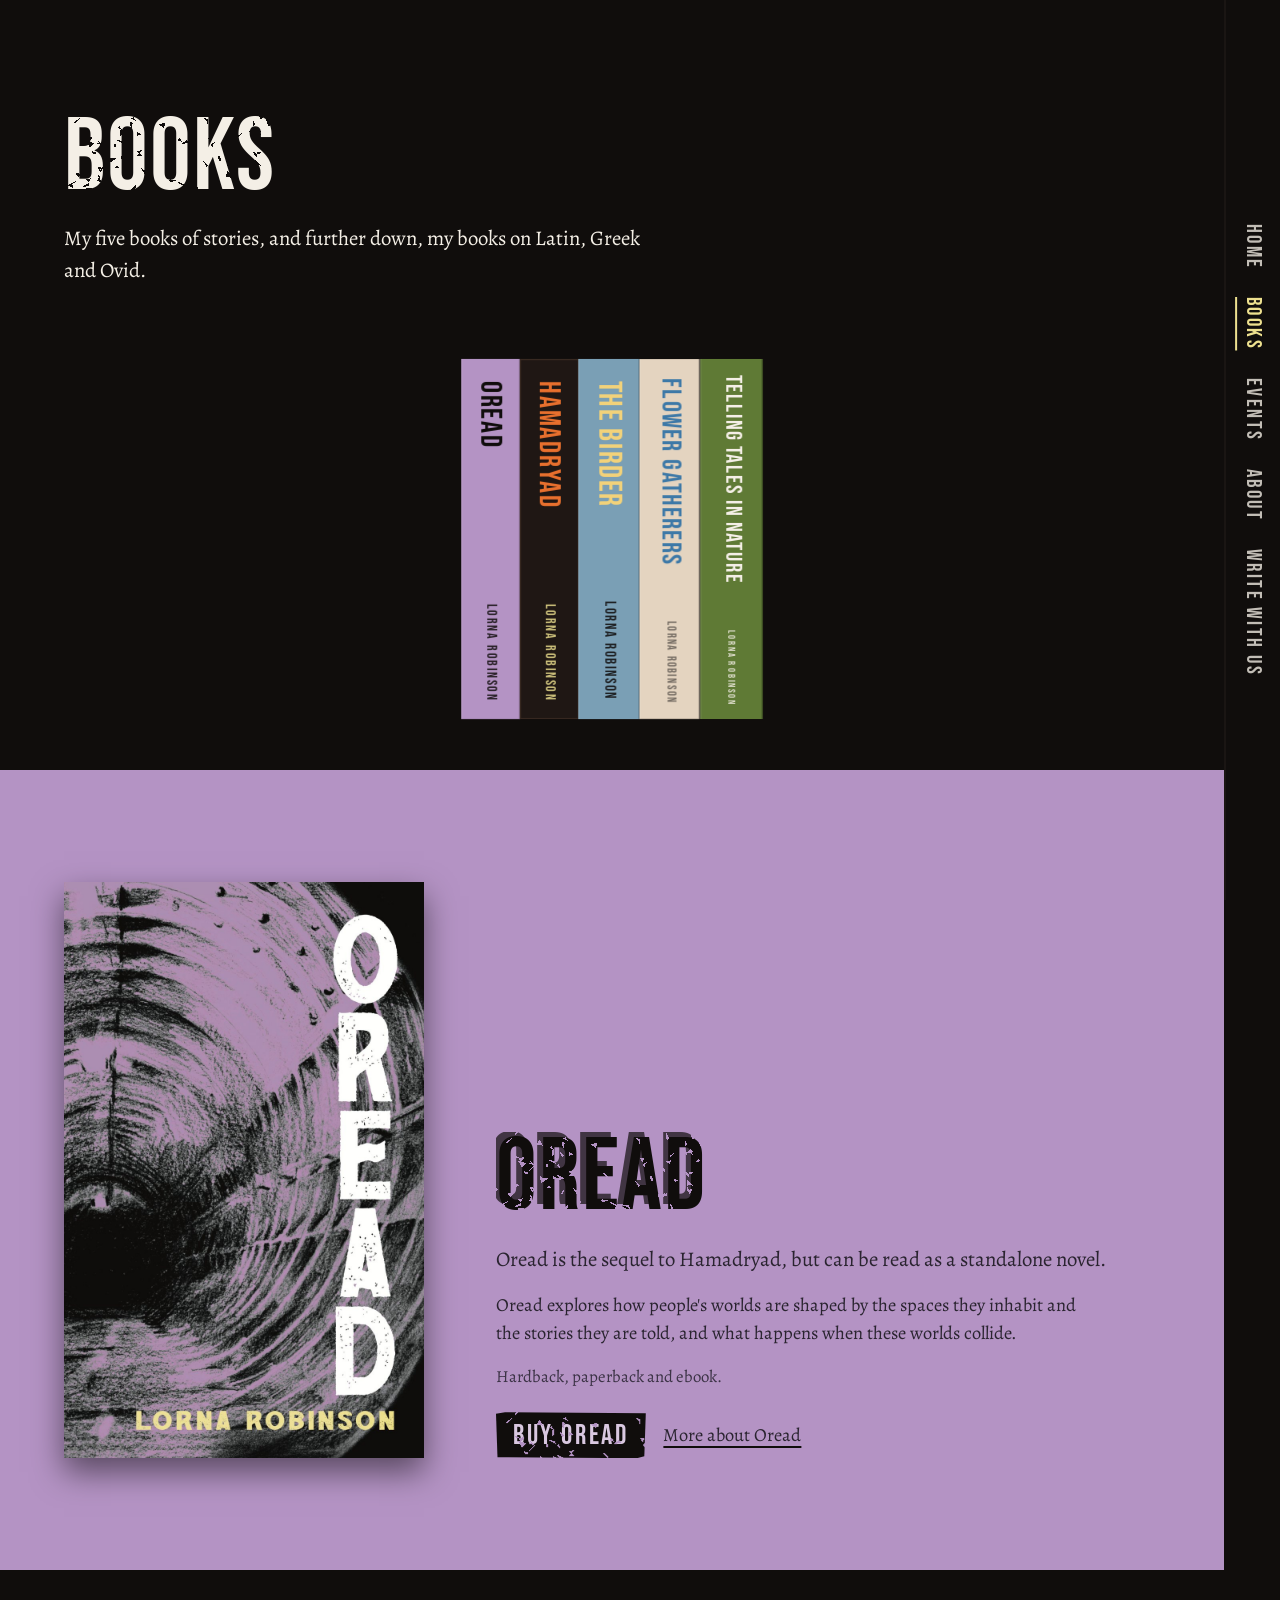
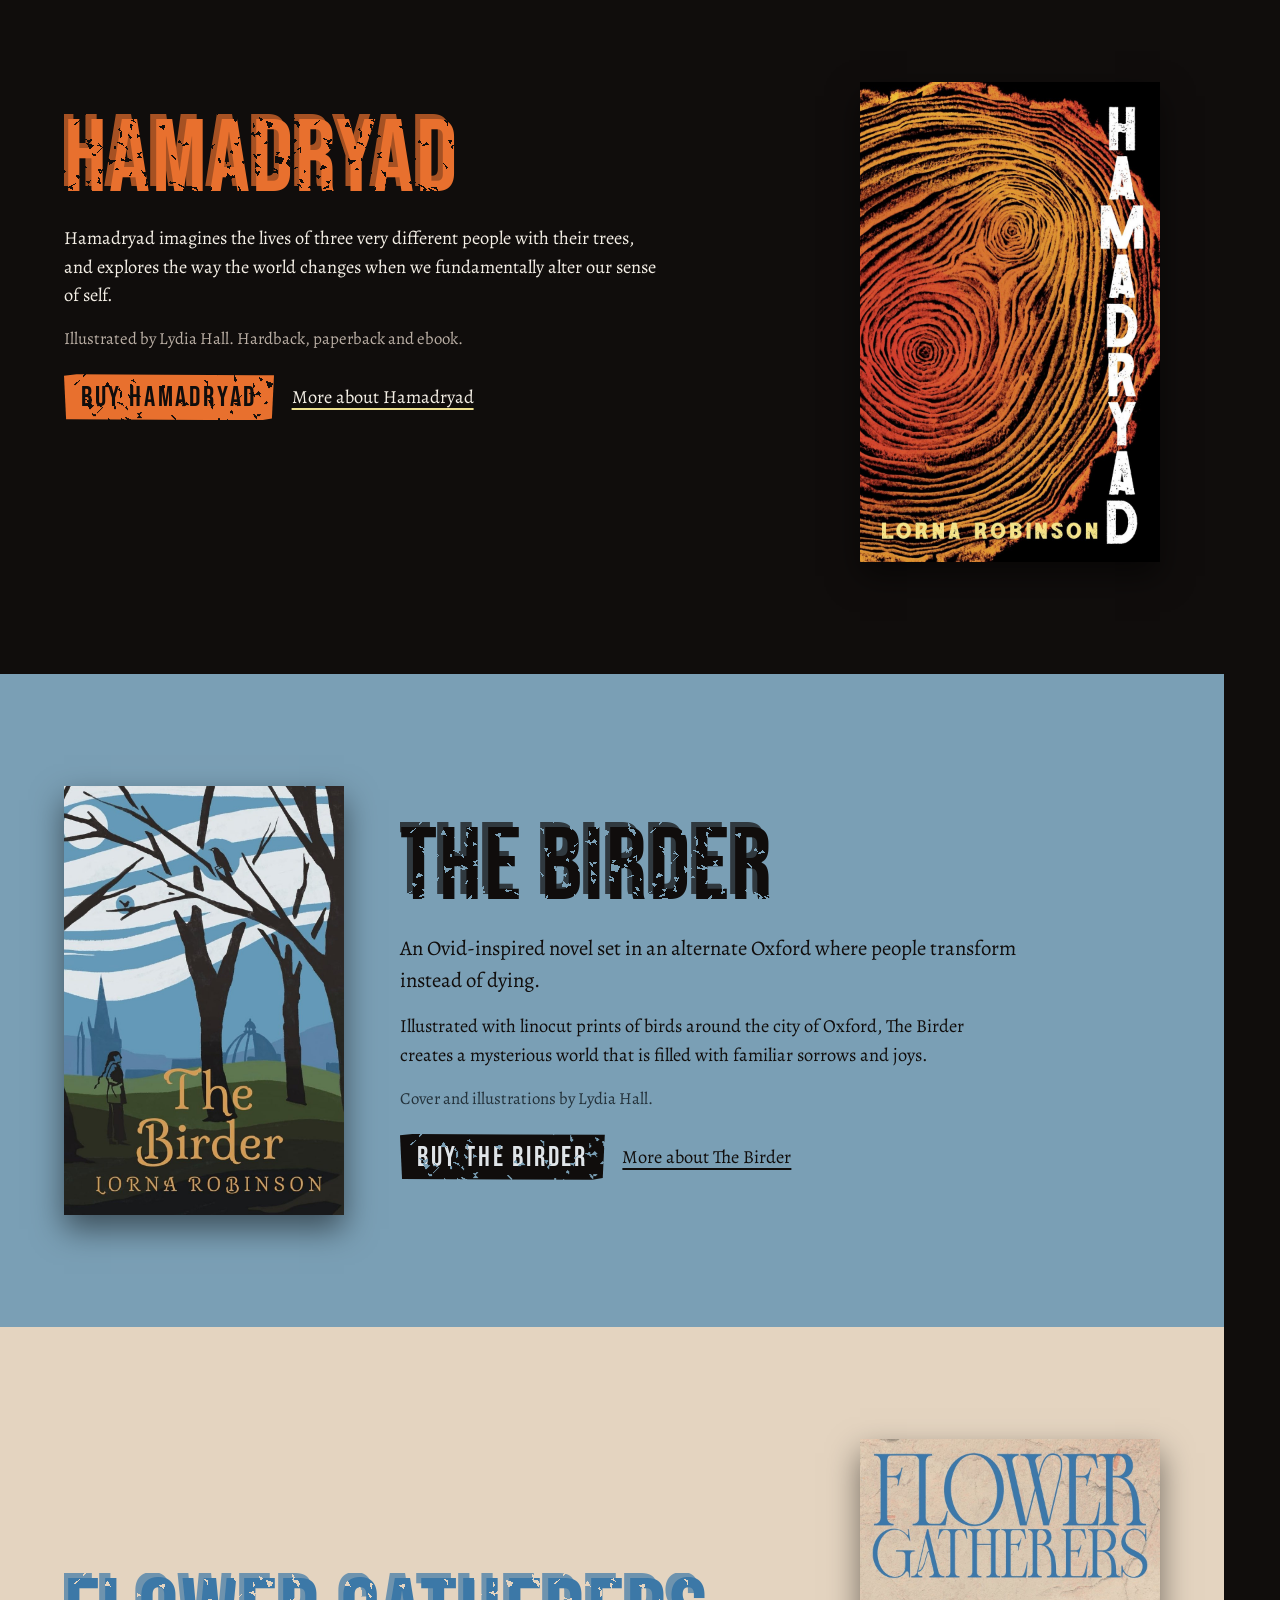
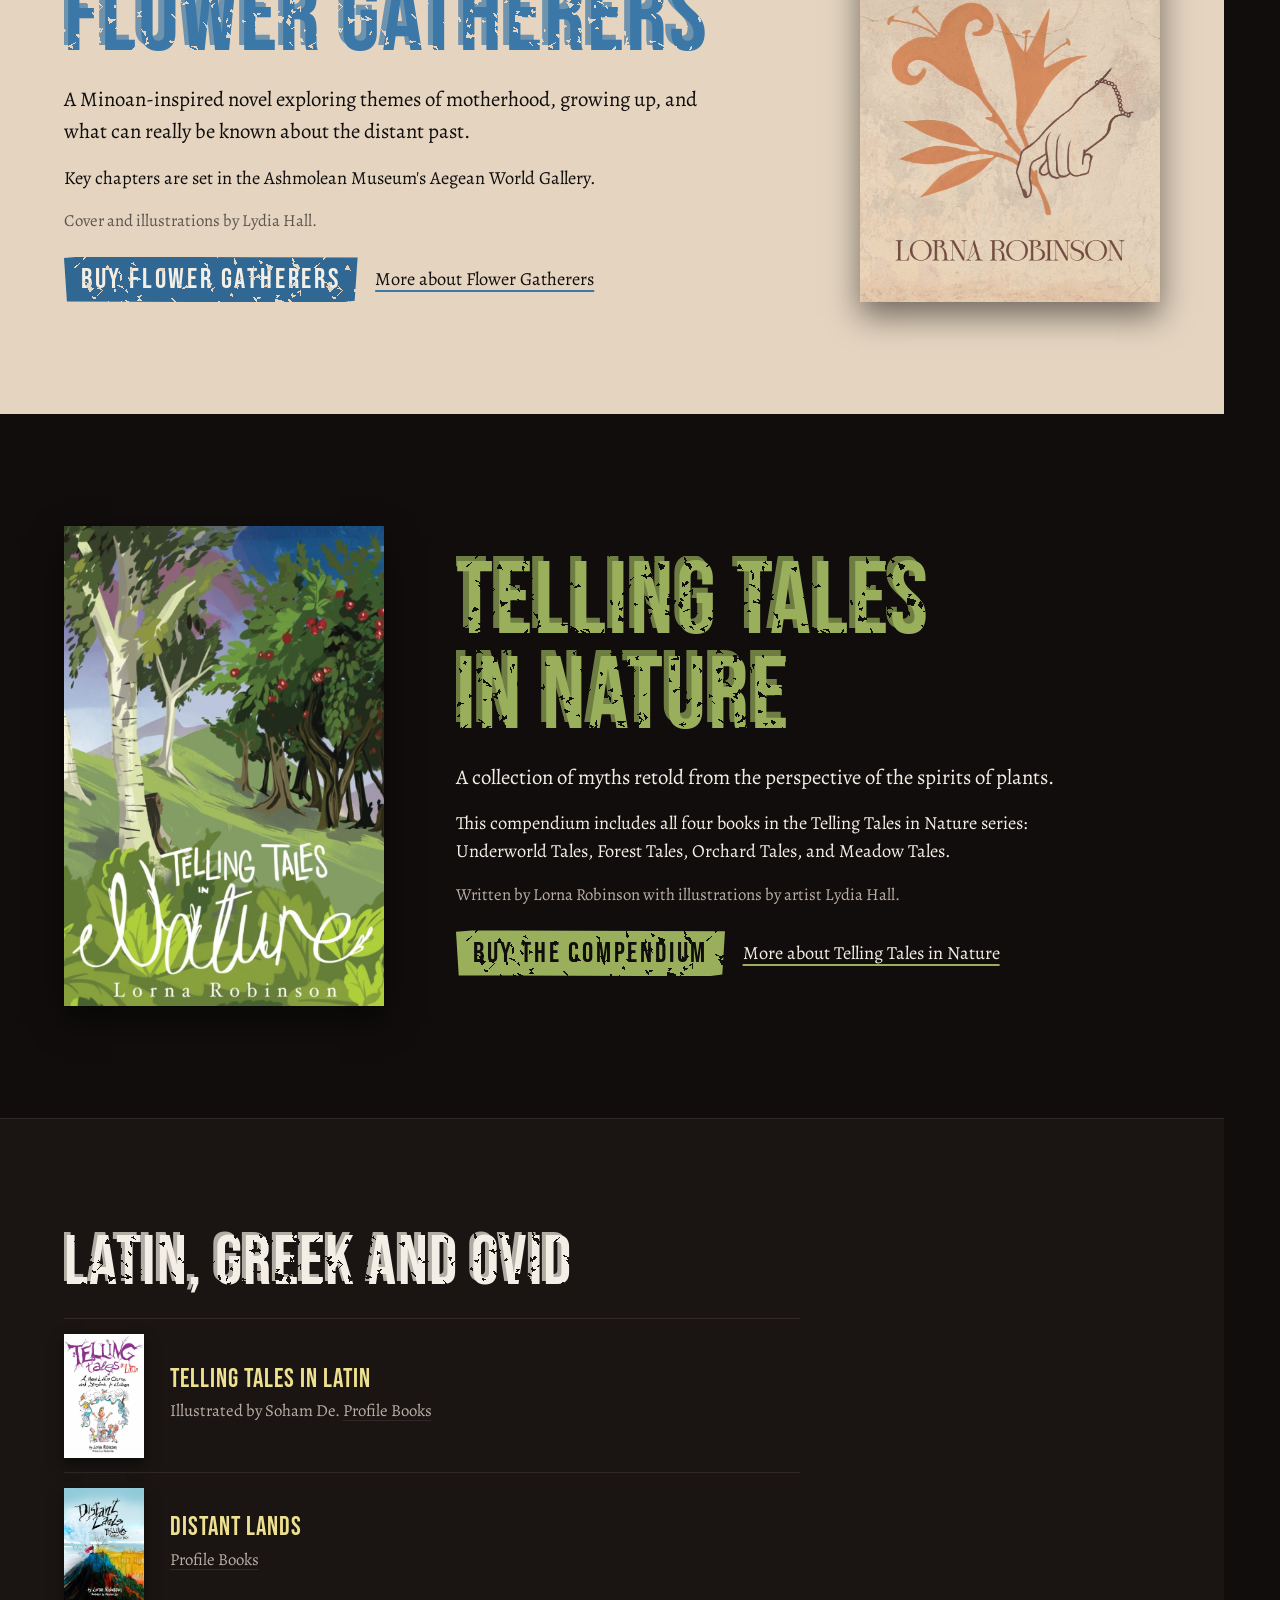
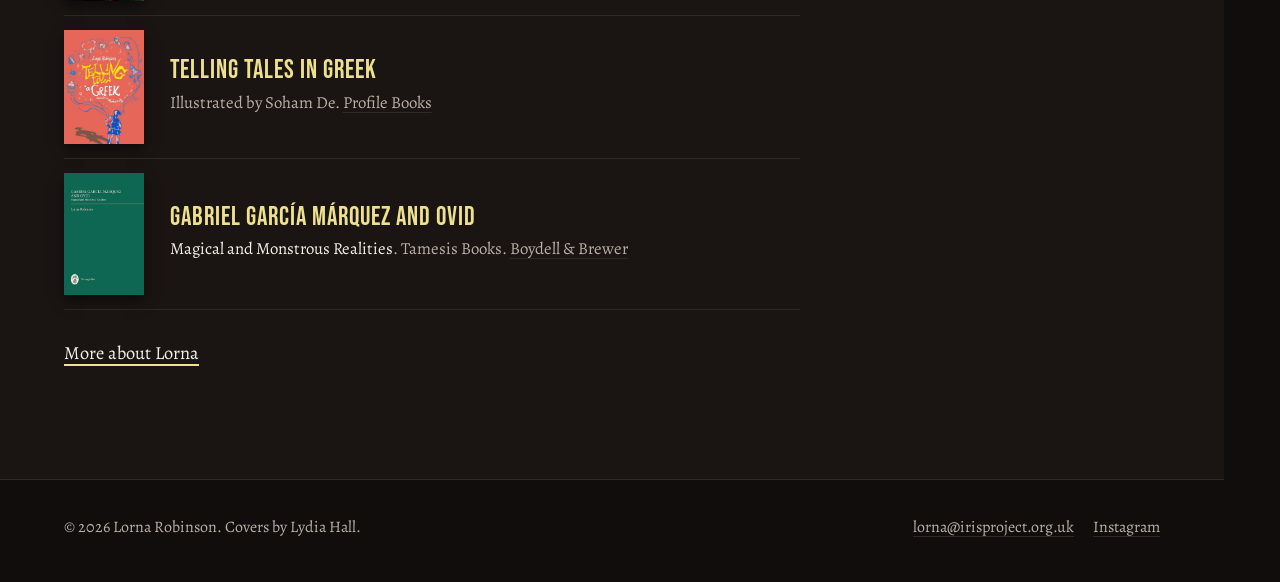
<file: books/index.html>
<!doctype html>
<!--
  LORNA: THE BOOKS PAGE

  The page has three parts:
  1. At the top, the five books standing spine out, which turn to show their covers as the page scrolls
     (js/books.js). Each one is a link down to that book's part of the page.
  2. One part for each of the five books, in the same order: cover, title, a few lines from the book's own page,
     a Buy button and a link to the book's own page.
  3. The Latin, Greek and Ovid books, with their publishers.
  To change a buy link, find the book's part below and change the address after href=. To add a book, ask Sparsh.
-->
<html lang="en-GB">
<head>
<meta charset="utf-8">
<meta name="viewport" content="width=device-width, initial-scale=1">
<meta name="robots" content="noindex"><!-- remove at go-live -->
<title>Books | Lorna Robinson</title>
<meta name="description" content="Lorna Robinson's books: Oread, Hamadryad, The Birder, Flower Gatherers and Telling Tales in Nature, and her books on Latin, Greek and Ovid.">
<link rel="canonical" href="https://lornarobinson.uk/books/">
<meta property="og:title" content="Books | Lorna Robinson">
<meta property="og:description" content="Oread, Hamadryad, The Birder, Flower Gatherers and Telling Tales in Nature, and the books on Latin, Greek and Ovid.">
<meta property="og:image" content="https://lornarobinson.uk/img/og.jpg">
<meta property="og:image:width" content="1200">
<meta property="og:image:height" content="630">
<meta name="twitter:card" content="summary_large_image">
<meta property="og:type" content="website">
<meta property="og:url" content="https://lornarobinson.uk/books/">
<link rel="icon" href="data:image/svg+xml,<svg xmlns='http://www.w3.org/2000/svg' viewBox='0 0 32 32'><rect width='32' height='32' fill='%23100d0c'/><g fill='none' stroke='%23e8702e' stroke-width='2.2'><circle cx='13' cy='19' r='4'/><circle cx='13' cy='19' r='9'/></g></svg>">
<link rel="preconnect" href="https://fonts.googleapis.com">
<link rel="preconnect" href="https://fonts.gstatic.com" crossorigin>
<link href="https://fonts.googleapis.com/css2?family=Bebas+Neue&family=Alegreya:ital,wght@0,400;0,500;1,400&display=swap" rel="stylesheet">
<link rel="stylesheet" href="../css/site.css">
<link rel="stylesheet" href="../css/drawings.css">
<link rel="stylesheet" href="../css/books.css">
<script>(function(d){d.className+=' js'+(matchMedia('(prefers-reduced-motion: reduce)').matches?' still':'')})(document.documentElement)</script>
</head>
<body>
<a class="skip" href="#main">Skip to the content</a>

<nav class="spine" aria-label="Pages">
  <ol>
    <li><a href="../">Home</a></li>
    <li class="bks">
      <a href="./" aria-current="page">Books</a>
      <button class="more" type="button" aria-expanded="false" aria-controls="books-list" aria-label="The five books"><svg viewBox="0 0 20 18" width="20" height="18" aria-hidden="true" focusable="false"><path d="M2 18V3M6 18V0M10 18V4M14 18V1M18.5 18l-3-15" fill="none" stroke="currentColor" stroke-width="2.4"/></svg></button>
      <ol class="fly" id="books-list" aria-label="The books">
        <li><a href="../oread/">Oread</a></li>
        <li><a href="../hamadryad/">Hamadryad</a></li>
        <li><a href="../the-birder/">The Birder</a></li>
        <li><a href="../flower-gatherers/">Flower Gatherers</a></li>
        <li><a href="../telling-tales-in-nature/">Telling Tales in Nature</a></li>
        <li class="all"><a href="./" aria-current="page">All books</a></li>
      </ol>
    </li>
    <li><a href="../events/">Events</a></li>
    <li><a href="../about/">About</a></li>
    <li><a href="../write-with-us/">Write with us</a></li>
  </ol>
</nav>
<button class="tab" aria-controls="sheet" aria-expanded="false">Contents</button>
<div class="sheet" id="sheet" role="dialog" aria-modal="true" aria-label="Contents">
  <button class="x" aria-label="Close the contents">Close</button>
  <ol>
    <li><a href="../">Home</a></li>
    <li class="bks"><a href="./" aria-current="page">Books <span>all five</span></a>
      <ol class="sub" aria-label="The books">
        <li><a href="../oread/">Oread</a></li>
        <li><a href="../hamadryad/">Hamadryad</a></li>
        <li><a href="../the-birder/">The Birder</a></li>
        <li><a href="../flower-gatherers/">Flower Gatherers</a></li>
        <li><a href="../telling-tales-in-nature/">Telling Tales in Nature</a></li>
      </ol>
    </li>
    <li><a href="../events/">Events <span>Oxford</span></a></li>
    <li><a href="../about/">About <span>Lorna</span></a></li>
    <li><a href="../write-with-us/">Write with us <span>monthly café</span></a></li>
  </ol>
</div>

<main id="main">

<!-- The run: the five books stand together spine out, and turn one after another to show their covers as the page
     scrolls (js/books.js). The spines are drawn in type, each in a colour from its own cover; they are decoration
     (aria-hidden). Without JavaScript or under reduced motion the five covers simply stand in a row. -->
<section class="sec run-sec" aria-labelledby="title">
  <div class="in">
    <h1 class="cap" id="title">Books</h1>
    <p class="lead">My five books of stories, and further down, my books on Latin, Greek and Ovid.</p>
    <ol class="run">
      <li class="bk" style="--r:.625" data-s="oread"><a href="#oread"><img src="../img/covers/oread-440.jpg" alt="The cover of Oread: a lilac and black charcoal drawing of a curving Underground tunnel." width="440" height="704"><span class="spn" aria-hidden="true"><b class="cap">Oread</b><i>Lorna Robinson</i></span></a></li>
      <li class="bk" style="--r:.625" data-s="hamadryad"><a href="#hamadryad"><img src="../img/covers/hamadryad-440.jpg" alt="The cover of Hamadryad: the cross-section of a tree grown from two hearts, its rings printed in orange on black." width="440" height="704"><span class="spn" aria-hidden="true"><b class="cap">Hamadryad</b><i>Lorna Robinson</i></span></a></li>
      <li class="bk" style="--r:.652" data-s="the-birder"><a href="#the-birder"><img src="../img/covers/the-birder-440.jpg" alt="The cover of The Birder: a linocut blackbird." width="440" height="675"><span class="spn" aria-hidden="true"><b class="cap">The Birder</b><i>Lorna Robinson</i></span></a></li>
      <li class="bk" style="--r:.648" data-s="flower-gatherers"><a href="#flower-gatherers"><img src="../img/covers/flower-gatherers-440.jpg" alt="The cover of Flower Gatherers: a Minoan fresco figure gathering flowers." width="440" height="679"><span class="spn" aria-hidden="true"><b class="cap">Flower Gatherers</b><i>Lorna Robinson</i></span></a></li>
      <li class="bk" style="--r:.667" data-s="telling-tales-in-nature"><a href="#telling-tales-in-nature"><img src="../img/covers/telling-tales-in-nature-440.jpg" alt="The cover of Telling Tales in Nature: Compendium, painted by Lydia Hall." width="440" height="660"><span class="spn" aria-hidden="true"><b class="cap">Telling Tales in Nature</b><i>Lorna Robinson</i></span></a></li>
    </ol>
  </div>
</section>

<!-- ===== THE FIVE BOOKS. Each part is one <section>; the words are taken from the book's own page. ===== -->

<!-- Oread -->
<section class="sec below book b-oread" id="oread">
  <div class="in">
    <a class="art" href="../oread/" tabindex="-1" aria-hidden="true"><img class="cover" src="../img/covers/oread.jpg" alt="" width="900" height="1440" loading="lazy"></a>
    <div class="txt">
      <h2 class="cap">Oread</h2>
      <p class="lead">Oread is the sequel to Hamadryad, but can be read as a standalone novel.</p>
      <p>Oread explores how people's worlds are shaped by the spaces they inhabit and the stories they are told, and what happens when these worlds collide.</p>
      <p class="formats">Hardback, paperback and ebook.</p>
      <div class="btns"><a class="btn" href="https://www.amazon.co.uk/dp/B0HKSFR4PJ">Buy Oread</a><a class="link" href="../oread/">More about Oread</a></div>
    </div>
  </div>
</section>

<!-- Hamadryad -->
<section class="sec above book b-hamadryad" id="hamadryad">
  <div class="in">
    <a class="art" href="../hamadryad/" tabindex="-1" aria-hidden="true"><img class="cover" src="../img/covers/hamadryad.jpg" alt="" width="900" height="1440" loading="lazy"></a>
    <div class="txt">
      <h2 class="cap">Hamadryad</h2>
      <p>Hamadryad imagines the lives of three very different people with their trees, and explores the way the world changes when we fundamentally alter our sense of self.</p>
      <p class="formats">Illustrated by Lydia Hall. Hardback, paperback and ebook.</p>
      <div class="btns"><a class="btn org" href="https://www.amazon.co.uk/dp/B0GPPCCH79">Buy Hamadryad</a><a class="link" href="../hamadryad/">More about Hamadryad</a></div>
    </div>
  </div>
</section>

<!-- The Birder -->
<section class="sec book b-birder" id="the-birder">
  <div class="in">
    <a class="art" href="../the-birder/" tabindex="-1" aria-hidden="true"><img class="cover" src="../img/covers/the-birder.jpg" alt="" width="900" height="1380" loading="lazy"></a>
    <div class="txt">
      <h2 class="cap">The Birder</h2>
      <p class="lead">An Ovid-inspired novel set in an alternate Oxford where people transform instead of dying.</p>
      <p>Illustrated with linocut prints of birds around the city of Oxford, The Birder creates a mysterious world that is filled with familiar sorrows and joys.</p>
      <p class="formats">Cover and illustrations by Lydia Hall.</p>
      <div class="btns"><a class="btn" href="https://www.amazon.co.uk/dp/B0DNC7V79X">Buy The Birder</a><a class="link" href="../the-birder/">More about The Birder</a></div>
    </div>
  </div>
</section>

<!-- Flower Gatherers -->
<section class="sec book b-fg" id="flower-gatherers">
  <div class="in">
    <a class="art" href="../flower-gatherers/" tabindex="-1" aria-hidden="true"><img class="cover" src="../img/covers/flower-gatherers.jpg" alt="" width="900" height="1389" loading="lazy"></a>
    <div class="txt">
      <h2 class="cap">Flower Gatherers</h2>
      <p class="lead">A Minoan-inspired novel exploring themes of motherhood, growing up, and what can really be known about the distant past.</p>
      <p>Key chapters are set in the Ashmolean Museum's Aegean World Gallery.</p>
      <p class="formats">Cover and illustrations by Lydia Hall.</p>
      <div class="btns"><a class="btn" href="https://www.amazon.co.uk/dp/B0FJS96JD6">Buy Flower Gatherers</a><a class="link" href="../flower-gatherers/">More about Flower Gatherers</a></div>
    </div>
  </div>
</section>

<!-- Telling Tales in Nature -->
<section class="sec book b-ttn" id="telling-tales-in-nature">
  <div class="in">
    <a class="art" href="../telling-tales-in-nature/" tabindex="-1" aria-hidden="true"><img class="cover" src="../img/covers/telling-tales-in-nature.jpg" alt="" width="900" height="1349" loading="lazy"></a>
    <div class="txt">
      <h2 class="cap">Telling Tales in Nature</h2>
      <p class="lead">A collection of myths retold from the perspective of the spirits of plants.</p>
      <p>This compendium includes all four books in the Telling Tales in Nature series: Underworld Tales, Forest Tales, Orchard Tales, and Meadow Tales.</p>
      <p class="formats">Written by Lorna Robinson with illustrations by artist Lydia Hall.</p>
      <div class="btns"><a class="btn" href="https://www.amazon.co.uk/dp/B0CSNN1BTN">Buy the compendium</a><a class="link" href="../telling-tales-in-nature/">More about Telling Tales in Nature</a></div>
    </div>
  </div>
</section>

<!-- ===== LATIN, GREEK AND OVID: the same books, credits and links as the About page. ===== -->
<section class="sec dusk classics" id="classics">
  <div class="in">
    <h2 class="cap">Latin, Greek and Ovid</h2>
    <ul class="shelf-list">
      <li><a href="https://profilebooks.com/work/telling-tales-in-latin/" tabindex="-1" aria-hidden="true"><img src="../img/covers/telling-tales-in-latin-440.jpg" alt="" width="440" height="683" loading="lazy"></a>
        <div><b>Telling Tales in Latin</b> <span class="pub">Illustrated by Soham De. <a href="https://profilebooks.com/work/telling-tales-in-latin/">Profile Books</a></span></div></li>
      <li><a href="https://profilebooks.com/work/distant-lands/" tabindex="-1" aria-hidden="true"><img src="../img/covers/distant-lands-440.jpg" alt="" width="440" height="622" loading="lazy"></a>
        <div><b>Distant Lands</b> <span class="pub"><a href="https://profilebooks.com/work/distant-lands/">Profile Books</a></span></div></li>
      <li><a href="https://profilebooks.com/work/telling-tales-in-greek/" tabindex="-1" aria-hidden="true"><img src="../img/covers/telling-tales-in-greek-440.jpg" alt="" width="440" height="622" loading="lazy"></a>
        <div><b>Telling Tales in Greek</b> <span class="pub">Illustrated by Soham De. <a href="https://profilebooks.com/work/telling-tales-in-greek/">Profile Books</a></span></div></li>
      <li><a href="https://boydellandbrewer.com/book/gabriel-garcia-marquez-and-ovid-9781855662490/" tabindex="-1" aria-hidden="true"><img src="../img/covers/ggm-and-ovid.jpg" alt="" width="515" height="780" loading="lazy"></a>
        <div><b>Gabriel García Márquez and Ovid</b> <span class="pub"><i>Magical and Monstrous Realities</i>. Tamesis Books. <a href="https://boydellandbrewer.com/book/gabriel-garcia-marquez-and-ovid-9781855662490/">Boydell &amp; Brewer</a></span></div></li>
    </ul>
    <p class="more"><a class="link" href="../about/">More about Lorna</a></p>
  </div>
</section>

</main>

<footer class="foot">
  <div class="in">
    <p>© 2026 Lorna Robinson. Covers by Lydia Hall.</p>
    <p><a href="mailto:lorna@irisproject.org.uk">lorna@irisproject.org.uk</a> <a href="https://www.instagram.com/irisprojectlorna/">Instagram</a></p>
  </div>
</footer>

<script src="../js/site.js"></script>
<script src="../js/drawings.js"></script>
<script src="../js/books.js"></script>
</body>
</html>
</file>
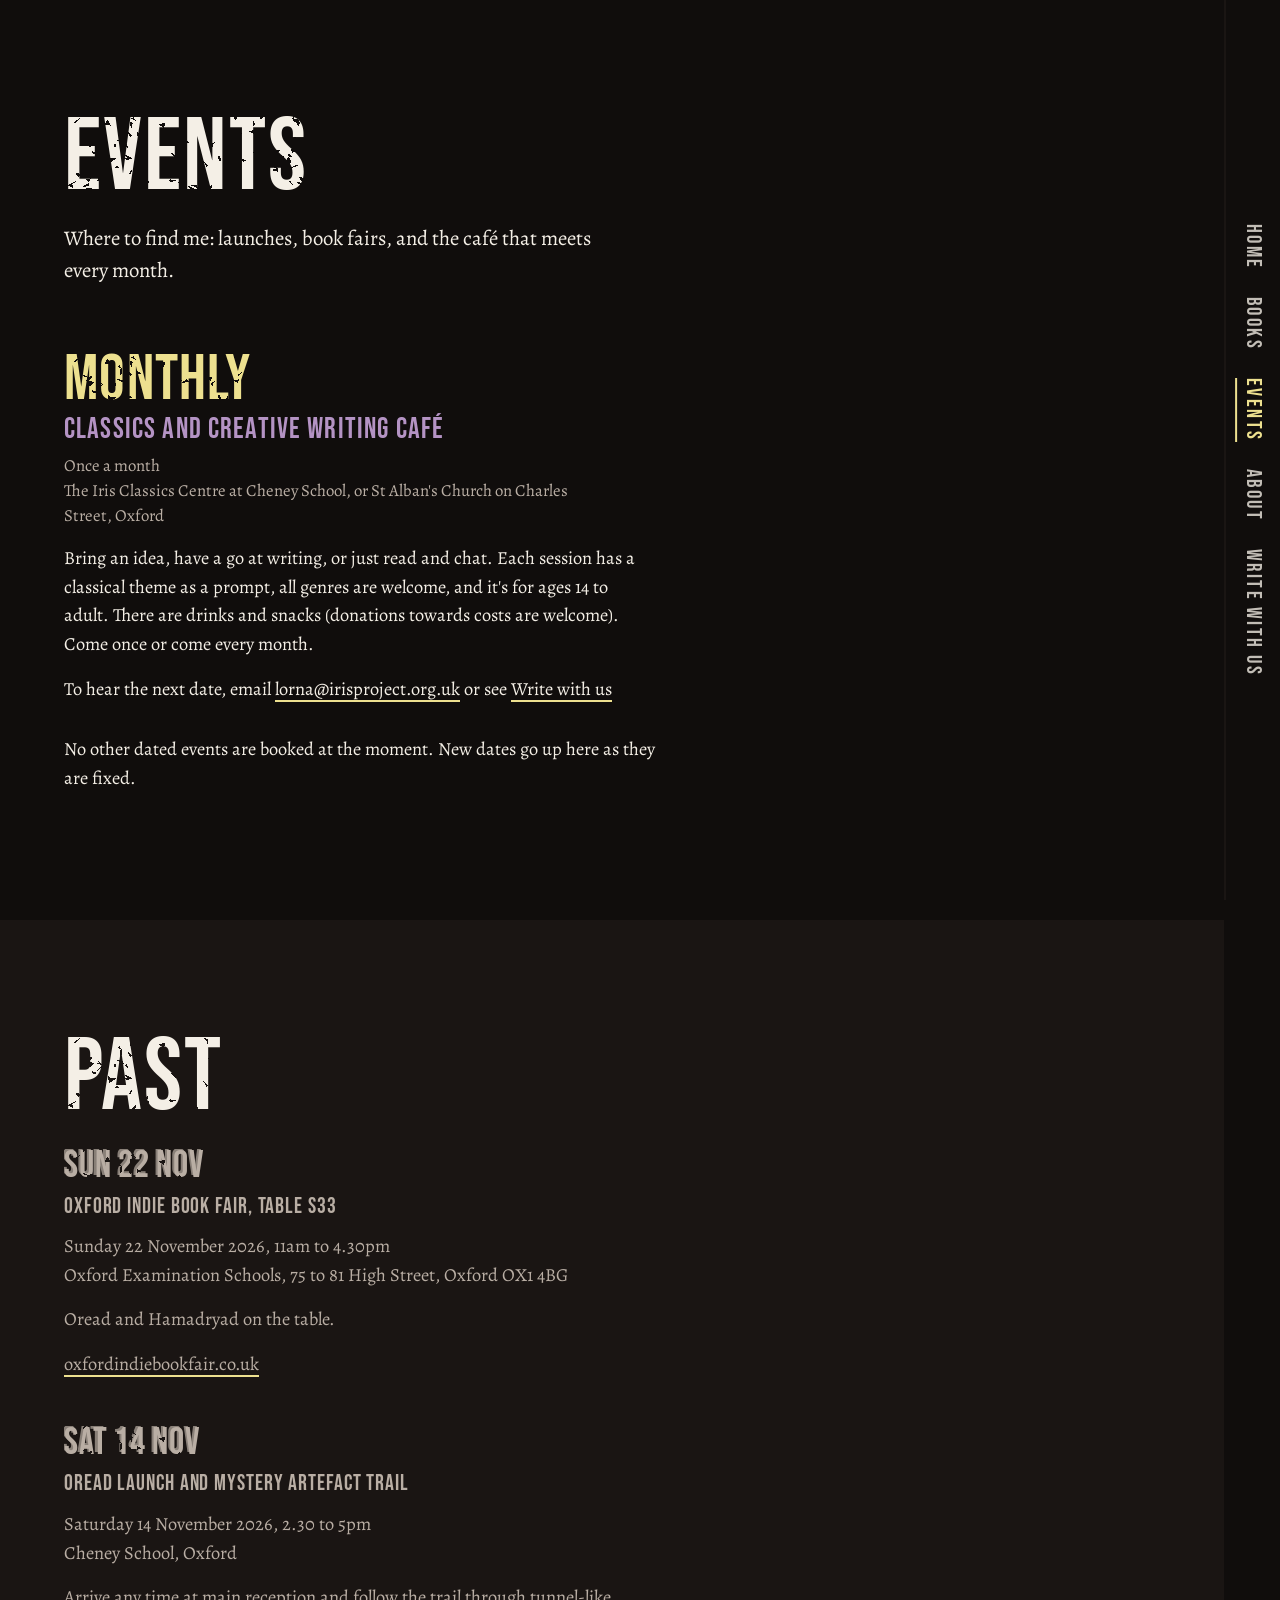
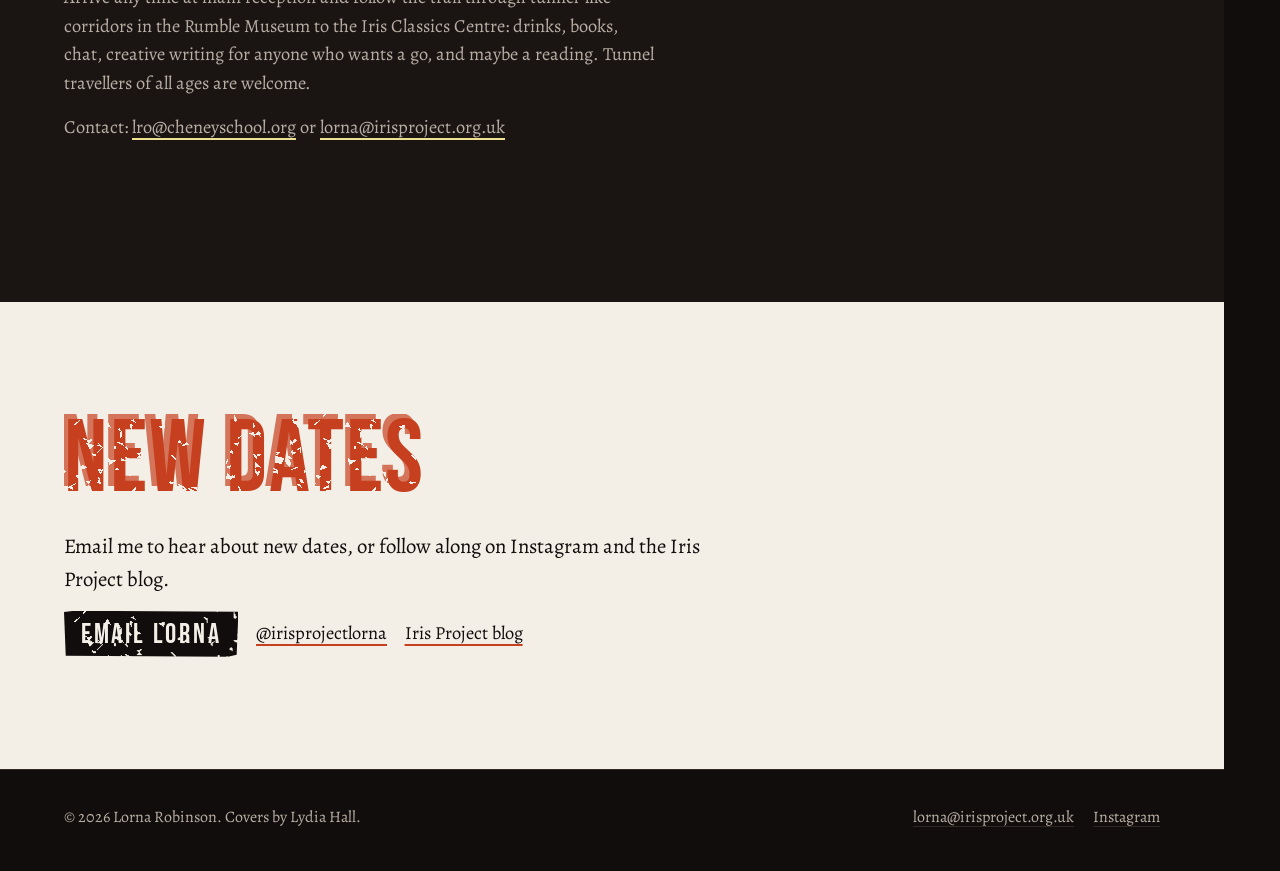
<file: events/index.html>
<!doctype html>
<!--
  LORNA: HOW TO EDIT THE EVENTS ON THIS PAGE

  Scroll down to the line that says "COMING EVENTS". Each event is one block that starts with
  "<li data-date=" and ends with "</li>". To add an event, copy a whole block (from <li to </li>)
  and paste it above or below the others, then change the words inside.

  The date in data-date="2026-11-14" is the LAST day of the event, written year-month-day with
  the dashes. The website reads that date: once the day has passed, the event moves itself into
  the "Past" list at the bottom of the page. Nothing else to do.

  An event with no fixed date (like the monthly café) has no data-date, so it stays in the list.

  Keep the words between the > and < signs; leave the tags (the parts in angle brackets) as they are
  (data-register on the date line, and the poster's <figure> with its <span class="mouth">, are what let those pieces move as the page scrolls).
  The home page reads this list and shows the next two dated events on its own, so there is nothing to do there.
  (Without JavaScript the home page shows its own copy of the blocks: ask Sparsh to update that copy if you like.)
  If you break something, email Sparsh and he will put it right.
-->
<html lang="en-GB">
<head>
<meta charset="utf-8">
<meta name="viewport" content="width=device-width, initial-scale=1">
<meta name="robots" content="noindex"><!-- remove at go-live -->
<title>Events | Lorna Robinson</title>
<meta name="description" content="Lorna Robinson's events in Oxford: the Oread launch and mystery artefact trail on 14 November, the Oxford Indie Book Fair on 22 November, and the monthly Classics and Creative Writing Café.">
<link rel="canonical" href="https://lornarobinson.uk/events/">
<meta property="og:title" content="Events | Lorna Robinson">
<meta property="og:description" content="The Oread launch and mystery artefact trail, the Oxford Indie Book Fair and the monthly Classics and Creative Writing Café.">
<meta property="og:image" content="https://lornarobinson.uk/img/og.jpg">
<meta property="og:image:width" content="1200">
<meta property="og:image:height" content="630">
<meta name="twitter:card" content="summary_large_image">
<meta property="og:type" content="website">
<meta property="og:url" content="https://lornarobinson.uk/events/">
<link rel="icon" href="data:image/svg+xml,<svg xmlns='http://www.w3.org/2000/svg' viewBox='0 0 32 32'><rect width='32' height='32' fill='%23100d0c'/><g fill='none' stroke='%23e8702e' stroke-width='2.2'><circle cx='13' cy='19' r='4'/><circle cx='13' cy='19' r='9'/></g></svg>">
<link rel="preconnect" href="https://fonts.googleapis.com">
<link rel="preconnect" href="https://fonts.gstatic.com" crossorigin>
<link href="https://fonts.googleapis.com/css2?family=Bebas+Neue&family=Alegreya:ital,wght@0,400;0,500;1,400&display=swap" rel="stylesheet">
<link rel="stylesheet" href="../css/site.css">
<link rel="stylesheet" href="../css/drawings.css">
<link rel="stylesheet" href="../css/events.css">
<script>(function(d){d.className+=' js'+(matchMedia('(prefers-reduced-motion: reduce)').matches?' still':'')})(document.documentElement)</script>
</head>
<body>
<a class="skip" href="#main">Skip to the content</a>

<nav class="spine" aria-label="Pages">
  <ol>
    <li><a href="../">Home</a></li>
    <li class="bks">
      <a href="../books/">Books</a>
      <button class="more" type="button" aria-expanded="false" aria-controls="books-list" aria-label="The five books"><svg viewBox="0 0 20 18" width="20" height="18" aria-hidden="true" focusable="false"><path d="M2 18V3M6 18V0M10 18V4M14 18V1M18.5 18l-3-15" fill="none" stroke="currentColor" stroke-width="2.4"/></svg></button>
      <ol class="fly" id="books-list" aria-label="The books">
        <li><a href="../oread/">Oread</a></li>
        <li><a href="../hamadryad/">Hamadryad</a></li>
        <li><a href="../the-birder/">The Birder</a></li>
        <li><a href="../flower-gatherers/">Flower Gatherers</a></li>
        <li><a href="../telling-tales-in-nature/">Telling Tales in Nature</a></li>
        <li class="all"><a href="../books/">All books</a></li>
      </ol>
    </li>
    <li><a href="../events/" aria-current="page">Events</a></li>
    <li><a href="../about/">About</a></li>
    <li><a href="../write-with-us/">Write with us</a></li>
  </ol>
</nav>
<button class="tab" aria-controls="sheet" aria-expanded="false">Contents</button>
<div class="sheet" id="sheet" role="dialog" aria-modal="true" aria-label="Contents">
  <button class="x" aria-label="Close the contents">Close</button>
  <ol>
    <li><a href="../">Home</a></li>
    <li class="bks"><a href="../books/">Books <span>all five</span></a>
      <ol class="sub" aria-label="The books">
        <li><a href="../oread/">Oread</a></li>
        <li><a href="../hamadryad/">Hamadryad</a></li>
        <li><a href="../the-birder/">The Birder</a></li>
        <li><a href="../flower-gatherers/">Flower Gatherers</a></li>
        <li><a href="../telling-tales-in-nature/">Telling Tales in Nature</a></li>
      </ol>
    </li>
    <li><a href="../events/" aria-current="page">Events <span>Oxford</span></a></li>
    <li><a href="../about/">About <span>Lorna</span></a></li>
    <li><a href="../write-with-us/">Write with us <span>monthly café</span></a></li>
  </ol>
</div>

<main id="main" data-events-scope>

<section class="sec trail">
  <div class="in">
    <h1 class="cap">Events</h1>
    <p class="lead">Where to find me: launches, book fairs, and the café that meets every month.</p>
  </div>

  <div class="in">
    <div class="list">
      <h2 class="cap">Coming</h2>

      <!-- ===================== COMING EVENTS: edit below this line ===================== -->
      <ul class="dates" data-events>

        <!-- EVENT: copy this whole block (from <li to </li>) to add one. data-date is the last day, year-month-day. -->
        <li data-date="2026-11-14">
          <span class="day cap" data-register="low">Sat 14 Nov</span>
          <span class="what">Oread launch and mystery artefact trail</span>
          <p class="when">Saturday 14 November 2026, 2.30 to 5pm<br>Cheney School, Oxford</p>
          <p>Arrive any time at main reception and follow the trail through tunnel-like corridors in the Rumble Museum to the Iris Classics Centre: drinks, books, chat, creative writing for anyone who wants a go, and maybe a reading. Tunnel travellers of all ages are welcome.</p>
          <p class="how">Contact: <a class="link" href="mailto:lro@cheneyschool.org">lro@cheneyschool.org</a> or <a class="link" href="mailto:lorna@irisproject.org.uk">lorna@irisproject.org.uk</a></p>
          <figure class="poster">
            <span class="mouth"><img src="../img/events/trail-poster.jpg" width="612" height="792" loading="lazy" alt="The poster for the trail: the Oread cover over a photograph of a concrete tunnel, with the date, the time and the Iris Classics Centre."></span>
            <figcaption><a class="link" href="https://apolloandartemisblog.wordpress.com/2026/10/18/the-tunnels-are-calling-mystery-artefact-trail-to-the-oreads/">The tunnels are calling: the post about the trail</a></figcaption>
          </figure>
        </li>

        <!-- EVENT: copy this whole block (from <li to </li>) to add one. data-date is the last day, year-month-day. -->
        <li data-date="2026-11-22">
          <span class="day cap" data-register="low">Sun 22 Nov</span>
          <span class="what">Oxford Indie Book Fair, <span class="tbl">table S33</span></span>
          <p class="when">Sunday 22 November 2026, 11am to 4.30pm<br>Oxford Examination Schools, 75 to 81 High Street, Oxford OX1 4BG</p>
          <p>Oread and Hamadryad on the table.</p>
          <p class="how"><a class="link" href="https://www.oxfordindiebookfair.co.uk/">oxfordindiebookfair.co.uk</a></p>
          <!-- DRAWING: the book fair table, S33, with Oread and Hamadryad on it. To remove it, delete from here
               down to "end of the drawing". It sits inside this event, so it moves to Past with the event and hides there.
               (hidden is on purpose: the home page copies this event, and only this page's CSS shows the drawing.) -->
          <figure class="draw" data-draw="table-s33" hidden>
<svg viewBox="0 28 420 252" width="420" height="252" aria-hidden="true" focusable="false">
<defs>
<pattern id="table-s33-grain-a" patternUnits="userSpaceOnUse" width="240" height="240"><image href="../img/speckle.png" width="240" height="240"/></pattern>
<pattern id="table-s33-grain-b" patternUnits="userSpaceOnUse" x="97" y="61" width="240" height="240"><image href="../img/speckle.png" width="240" height="240"/></pattern>
<pattern id="table-s33-grain-c" patternUnits="userSpaceOnUse" x="163" y="143" width="240" height="240"><image href="../img/speckle.png" width="240" height="240"/></pattern>
<mask id="table-s33-ink-a" maskUnits="userSpaceOnUse" x="-40" y="-120" width="500" height="440" style="mask-type:alpha"><rect x="-40" y="-120" width="500" height="440" fill="url(#table-s33-grain-a)"/></mask>
<mask id="table-s33-ink-b" maskUnits="userSpaceOnUse" x="-40" y="-120" width="500" height="440" style="mask-type:alpha"><rect x="-40" y="-120" width="500" height="440" fill="#000" fill-opacity="0.6"/><rect x="-40" y="-120" width="500" height="440" fill="url(#table-s33-grain-b)"/></mask>
<mask id="table-s33-ink-c" maskUnits="userSpaceOnUse" x="-40" y="-120" width="500" height="440" style="mask-type:alpha"><rect x="-40" y="-120" width="500" height="440" fill="#000" fill-opacity="0.6"/><rect x="-40" y="-120" width="500" height="440" fill="url(#table-s33-grain-c)"/></mask>
</defs>
<g mask="url(#table-s33-ink-a)" fill="#2a2430">
<path d="M99.8,233.7 106.6,233.4 106.6,239.3 106.4,244.3 106.3,250.0 105.9,257.1 106.0,262.2 100.4,262.0 100.3,255.4 100.5,248.2 99.9,241.5Z"/>
<path d="M313.8,232.6 320.7,232.1 320.4,238.0 320.5,246.2 321.1,253.7 321.2,261.1 314.7,261.3 314.2,255.2 314.1,249.9 314.0,244.9 314.1,239.1Z"/>
<path d="M78.1,150.2 83.1,149.7 88.4,150.0 95.5,150.3 101.7,149.0 107.8,150.1 113.7,148.6 119.8,149.3 127.7,147.9 134.7,150.6 142.0,150.4 150.9,148.8 158.5,148.3 166.2,147.6 171.6,150.5 178.9,148.8 187.4,148.4 192.3,149.5 199.0,147.6 205.5,149.5 211.7,147.0 216.2,148.2 221.5,148.2 226.3,146.8 235.2,148.2 241.0,146.6 246.8,148.6 255.6,148.2 260.3,147.1 266.9,148.7 272.1,148.9 279.0,146.2 284.2,148.3 291.6,148.6 298.0,146.2 303.1,146.3 311.1,147.6 318.7,148.6 326.2,147.8 333.6,146.6 342.2,146.8 347.8,153.6 352.3,157.7 356.6,163.3 360.7,166.6 366.1,173.7 371.1,178.2 375.5,183.6 378.7,187.2 385.0,193.1 390.5,199.4 394.6,204.6 399.8,209.6 403.8,213.9 398.1,214.6 390.9,213.7 383.5,213.7 376.7,213.6 371.9,214.0 367.4,214.7 358.2,213.9 349.7,214.4 344.2,213.9 339.6,214.8 334.3,214.9 326.1,214.1 319.7,214.5 312.9,214.8 304.0,214.3 297.7,215.1 291.0,214.5 283.0,215.3 276.2,214.6 270.1,214.5 261.5,214.6 253.8,215.0 249.3,215.5 244.3,215.6 237.4,214.7 231.7,215.7 223.9,215.7 215.9,215.4 210.6,215.3 202.9,215.1 196.0,215.6 190.1,215.2 181.1,216.3 173.5,215.6 164.3,216.0 156.7,215.4 152.1,215.8 147.3,215.8 139.7,216.5 134.5,216.3 126.6,215.7 117.9,215.8 110.0,216.4 101.0,216.1 93.8,216.1 88.5,216.8 82.4,217.0 74.9,216.2 66.1,216.6 61.1,216.5 56.4,216.9 50.1,216.8 43.7,217.0 34.8,217.4 29.3,216.7 24.2,217.3 16.1,217.1 20.6,211.9 26.8,205.6 30.2,201.0 34.6,196.8 37.7,193.6 40.7,189.5 45.3,184.9 50.1,180.6 55.2,174.7 60.9,168.2 67.1,162.4 71.9,156.5Z"/>
<path d="M16.1,220.5 20.8,220.2 27.6,220.1 35.9,220.6 40.9,220.5 49.2,220.3 58.5,220.5 66.3,220.3 73.9,220.0 78.6,220.4 87.7,220.0 93.8,219.8 99.6,219.7 108.2,219.9 114.7,219.7 120.9,219.9 127.0,219.9 134.5,219.7 141.9,219.8 148.9,219.6 153.5,219.1 159.3,219.8 168.6,219.5 176.5,219.5 182.9,219.1 189.6,218.7 195.2,219.0 201.2,219.5 208.3,218.8 217.7,219.1 222.5,218.9 229.4,218.5 234.7,218.4 243.8,218.5 249.8,218.7 254.7,218.9 259.8,218.3 264.7,218.5 272.0,218.7 280.9,218.6 289.0,218.6 294.8,218.5 303.6,217.9 309.7,217.9 317.3,218.0 326.4,218.3 331.5,217.8 339.0,218.0 346.5,217.8 352.4,217.7 360.6,218.2 365.1,217.4 370.5,217.9 378.4,218.1 386.8,217.6 395.6,217.3 404.1,217.3 404.2,223.6 403.4,230.4 396.2,231.0 388.8,230.6 381.4,230.7 373.9,230.8 368.2,230.4 360.6,230.7 354.9,231.3 348.5,231.0 340.9,230.7 335.7,231.0 327.9,230.7 319.7,231.0 313.6,231.4 306.1,231.3 299.5,231.1 290.3,231.0 284.2,231.8 276.0,231.9 268.5,231.3 260.1,232.0 253.2,231.3 245.4,231.3 240.9,231.8 235.7,231.6 231.0,232.1 225.6,232.2 219.7,232.3 211.6,231.6 206.6,232.1 199.7,231.8 192.7,232.4 186.9,232.0 180.0,232.2 171.8,232.2 166.5,232.3 158.3,232.1 149.7,232.1 142.2,232.5 137.0,232.9 129.3,232.9 122.5,232.6 116.8,233.1 109.2,232.9 103.2,232.6 96.4,233.3 91.6,232.9 84.0,233.0 77.9,233.3 68.9,233.1 63.3,232.8 55.6,232.9 47.6,232.9 38.8,233.7 30.9,233.0 25.6,233.0 16.7,233.4 16.3,226.9Z"/>
<path d="M43.9,235.9 53.0,235.9 52.6,241.5 52.1,248.4 52.3,252.7 51.5,260.5 51.3,266.8 50.9,273.0 50.3,278.2 42.4,278.0 42.7,271.6 42.8,263.7 43.3,258.6 43.7,249.9 43.9,242.4Z"/>
<path d="M365.8,233.9 375.1,233.8 375.2,241.3 376.0,248.8 376.0,253.4 376.4,259.6 376.7,264.4 377.4,271.4 377.4,276.2 369.3,276.0 369.3,271.0 369.0,266.2 368.3,259.1 367.8,254.6 367.1,246.6 366.8,241.1Z"/>
</g>
<g class="piece" data-piece="hamadryad" mask="url(#table-s33-ink-c)" fill="#e8702e"><path d="M191.7,188.9 187.8,186.7 183.0,183.9 182.5,178.2 183.1,169.7 182.9,161.5 183.1,155.4 183.1,147.0 182.6,141.5 183.0,134.1 183.2,125.6 182.8,121.2 183.2,113.0 183.2,104.0 183.1,98.9 183.3,94.0 182.7,85.3 182.7,79.1 183.3,74.7 183.3,69.8 183.2,64.5 183.0,58.6 183.2,53.8 187.7,56.0 191.8,58.6 191.9,63.4 191.9,72.1 191.7,76.9 192.1,85.4 191.8,91.9 192.1,97.6 191.6,104.4 192.1,112.8 191.8,119.0 191.6,126.7 192.1,133.5 191.7,141.9 191.9,147.1 191.9,154.0 191.6,158.6 191.5,163.8 191.9,169.8 192.0,175.0 192.1,180.2Z"/><path d="M193.9,189.9 199.0,190.4 207.1,190.0 212.0,189.8 219.1,189.7 223.8,190.0 232.3,190.1 236.5,189.8 240.6,189.7 249.1,189.3 254.4,189.2 261.4,189.2 268.3,188.9 276.7,189.3 276.2,183.6 276.3,174.7 276.2,166.1 276.1,161.0 276.8,155.1 276.4,149.9 276.9,144.9 277.1,136.4 276.8,128.1 277.2,120.3 276.8,115.5 276.9,109.8 276.5,103.7 276.8,94.3 277.0,85.6 276.5,80.8 277.0,75.9 277.2,69.8 276.8,63.8 276.7,57.5 270.1,57.4 262.1,57.3 254.0,57.8 248.8,57.6 241.3,57.6 236.4,58.1 228.4,57.5 222.5,57.7 217.3,57.9 208.8,57.7 200.9,57.6 194.3,57.8 194.3,63.1 193.7,71.2 194.6,78.9 194.3,85.5 194.5,92.6 194.6,99.6 194.2,107.5 194.4,116.4 194.4,121.3 194.0,127.0 194.6,135.1 194.0,140.6 194.4,146.3 193.9,151.5 193.7,157.4 194.0,164.0 193.7,171.8 193.6,178.3 194.2,184.9Z"/></g>
<g class="piece" data-piece="oread" mask="url(#table-s33-ink-b)" fill="#b493c4"><path d="M298.0,203.7 293.1,201.3 289.0,198.7 288.9,191.0 289.0,184.5 288.7,179.1 289.0,171.2 289.0,165.2 288.8,160.0 289.2,151.8 289.2,146.1 288.8,138.5 289.1,129.6 288.6,122.7 289.1,118.1 288.9,111.2 289.0,102.9 288.8,96.0 288.9,87.4 288.9,79.3 289.1,74.4 297.9,79.5 298.0,85.4 298.1,93.9 297.6,100.4 297.7,104.7 298.0,113.2 297.7,120.8 297.8,128.7 297.9,136.2 297.9,140.7 298.1,149.7 297.7,155.9 297.7,164.7 298.0,171.5 298.0,179.4 297.9,184.0 297.7,190.2 297.6,197.0Z"/><path d="M300.2,204.8 308.5,205.2 313.2,204.5 322.1,205.3 330.0,204.5 336.9,204.3 342.8,204.6 347.7,204.2 354.7,204.4 359.7,204.4 365.5,204.4 374.0,204.6 378.7,204.4 378.6,196.1 378.4,189.2 378.9,181.9 379.0,173.3 379.0,163.9 378.6,156.4 379.3,148.7 379.0,140.0 379.3,131.5 379.2,126.0 379.0,119.3 378.7,114.3 379.1,109.5 379.0,102.6 379.4,94.1 379.2,86.2 379.3,78.9 373.8,78.3 367.0,78.6 359.6,79.0 354.9,78.7 347.1,78.5 339.9,79.1 333.5,79.0 325.5,79.2 320.6,78.9 312.9,79.3 306.1,79.0 300.0,78.9 300.2,87.5 299.7,94.6 299.7,100.1 299.8,105.6 300.3,112.9 300.5,121.4 300.1,128.1 300.0,133.4 300.6,141.7 300.1,148.0 299.7,154.6 299.9,160.0 299.7,168.7 300.0,174.4 299.7,182.3 299.8,191.4 299.7,198.5Z"/></g>
<g class="piece" data-piece="card" mask="url(#table-s33-ink-b)">
<path fill="#ede08f" d="M157.7,138.4 158.2,145.2 158.5,150.3 158.5,154.7 159.2,162.9 159.4,167.1 160.1,173.9 161.1,181.7 161.5,188.9 161.9,196.4 162.6,204.4 168.7,198.8 173.0,194.7 176.8,191.7 174.7,185.7 173.4,181.4 171.6,176.0 168.6,169.0 167.1,165.1 164.1,157.1 161.6,149.7 160.0,145.5Z"/>
<path fill="#ede08f" d="M42.0,207.8 48.8,207.4 56.8,207.9 64.6,207.3 69.1,207.4 75.4,207.3 81.9,207.4 86.8,207.3 95.4,206.7 101.1,207.2 107.6,206.7 115.2,206.3 123.1,205.8 128.9,206.1 136.9,206.1 144.6,205.5 150.2,205.6 157.9,205.7 158.0,199.6 156.6,192.3 156.5,187.3 156.6,182.7 156.0,175.9 155.4,168.8 154.9,164.2 154.9,159.5 154.0,152.3 153.8,145.3 152.8,139.6 146.7,139.6 137.7,140.3 131.8,139.9 125.8,140.3 118.2,140.2 112.4,140.6 105.1,140.5 99.8,141.2 91.3,141.3 82.1,141.4 76.7,141.0 69.8,141.5 64.1,141.2 54.8,141.4 46.8,142.2 46.7,150.7 46.0,155.6 45.7,162.0 45.6,166.3 45.1,171.3 43.9,177.6 44.1,182.4 43.7,190.3 42.6,198.3 42.8,202.5Z"/>
<text x="100.5" y="194" text-anchor="middle" fill="#100d0c" font-family="'Bebas Neue', sans-serif" font-size="50" letter-spacing="1">S33</text>
</g>
</svg>
          </figure>
          <!-- end of the drawing -->
        </li>

        <!-- EVENT with no fixed date: no data-date, so it never moves to Past. -->
        <li>
          <span class="day cap" data-register="low">Monthly</span>
          <span class="what">Classics and Creative Writing Café</span>
          <p class="when">Once a month<br>The Iris Classics Centre at Cheney School, or St Alban's Church on Charles Street, Oxford</p>
          <p>Bring an idea, have a go at writing, or just read and chat. Each session has a classical theme as a prompt, all genres are welcome, and it's for ages 14 to adult. There are drinks and snacks (donations towards costs are welcome). Come once or come every month.</p>
          <p class="how">To hear the next date, email <a class="link" href="mailto:lorna@irisproject.org.uk">lorna@irisproject.org.uk</a> or see <a class="link" href="../write-with-us/">Write with us</a></p>
        </li>

      </ul>
      <!-- ===================== end of the coming events ===================== -->

      <p data-when-empty hidden>No other dated events are booked at the moment. New dates go up here as they are fixed.</p>
    </div>
  </div>
</section>

<!-- PAST: finished events land here on their own (the site script moves them). Nothing to edit. -->
<section class="sec dusk past-sec" data-past-wrap hidden>
  <div class="in">
    <h2 class="cap">Past</h2>
    <ul class="dates past-list" data-past></ul>
  </div>
</section>

<section class="sec cafe close">
  <div class="in">
    <h2 class="cap">New dates</h2>
    <p class="lead">Email me to hear about new dates, or follow along on Instagram and the Iris Project blog.</p>
    <div class="btns"><a class="btn" href="mailto:lorna@irisproject.org.uk">Email Lorna</a><a class="link" href="https://www.instagram.com/irisprojectlorna/">@irisprojectlorna</a><a class="link" href="https://apolloandartemisblog.wordpress.com/">Iris Project blog</a></div>
  </div>
</section>

</main>

<footer class="foot">
  <div class="in">
    <p>© 2026 Lorna Robinson. Covers by Lydia Hall.</p>
    <p><a href="mailto:lorna@irisproject.org.uk">lorna@irisproject.org.uk</a> <a href="https://www.instagram.com/irisprojectlorna/">Instagram</a></p>
  </div>
</footer>

<script src="../js/site.js"></script>
<script src="../js/drawings.js"></script>
<script src="../js/events.js"></script>
</body>
</html>
</file>
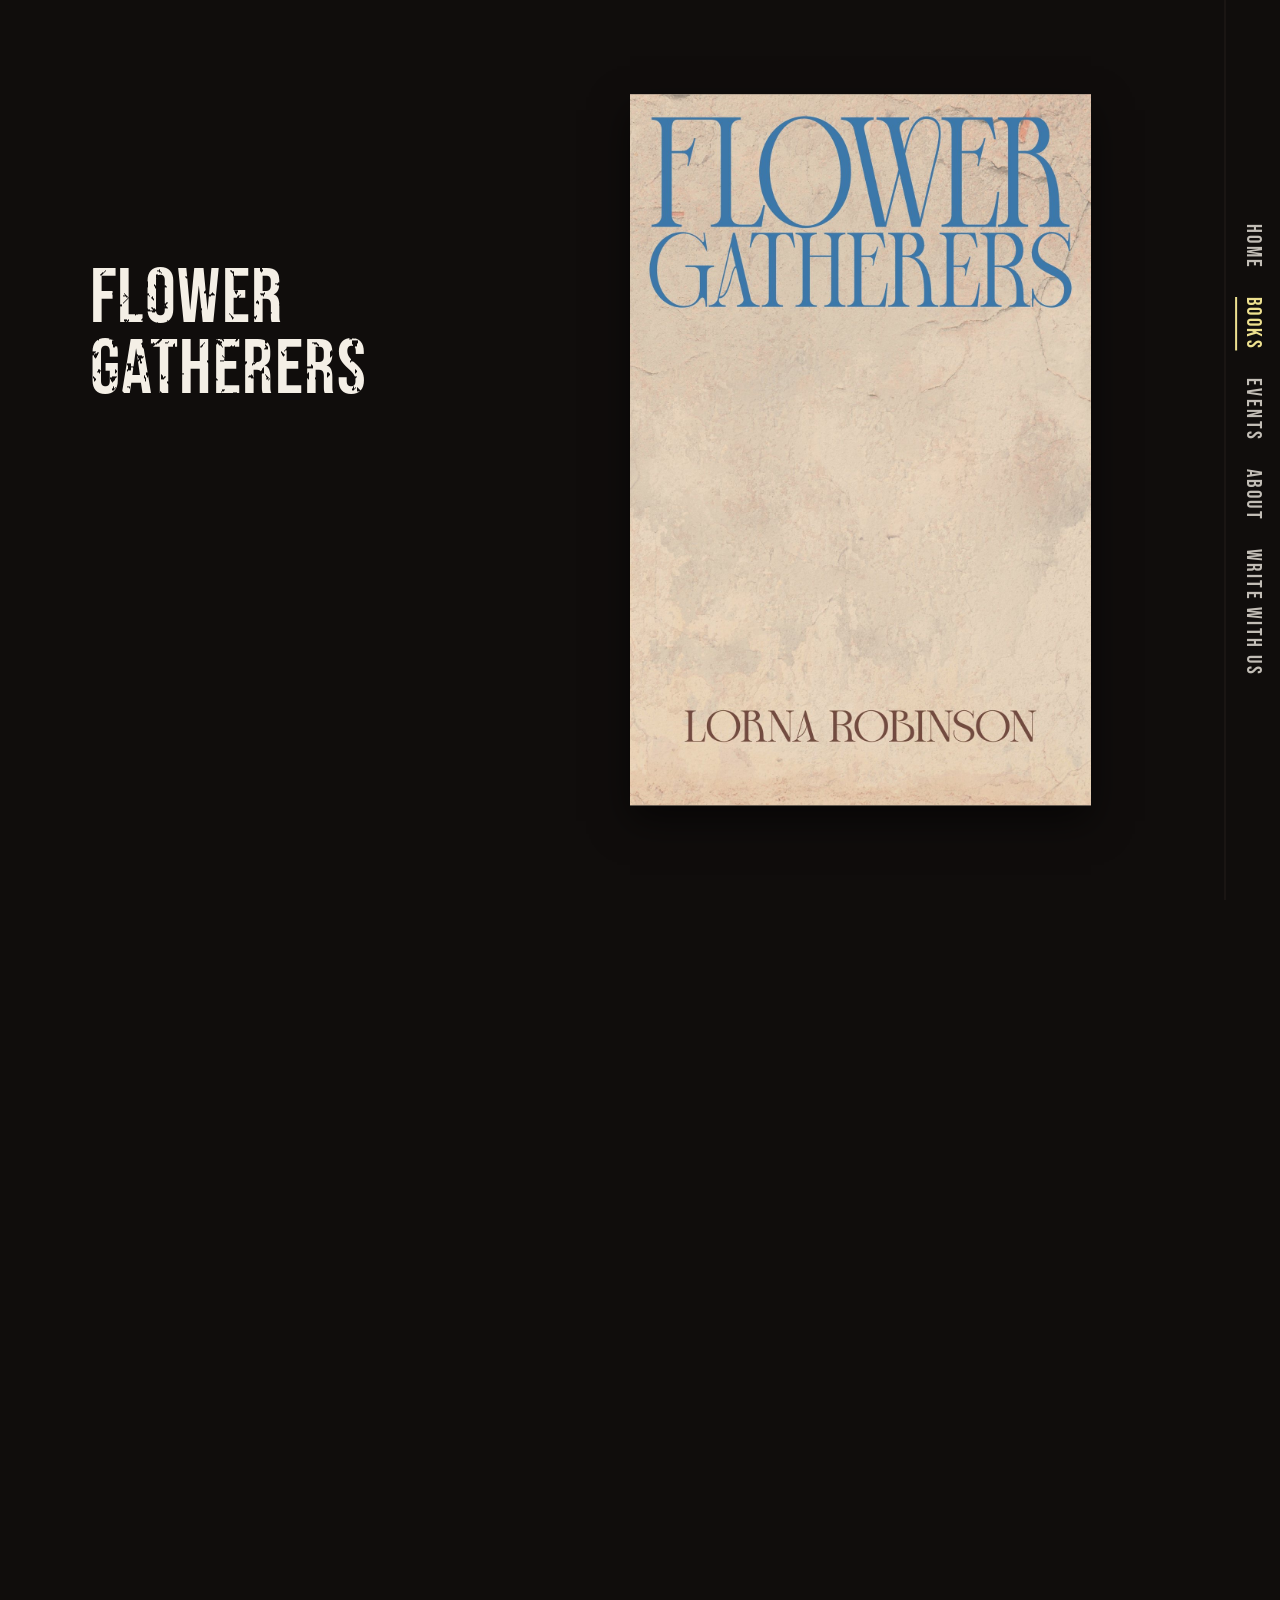
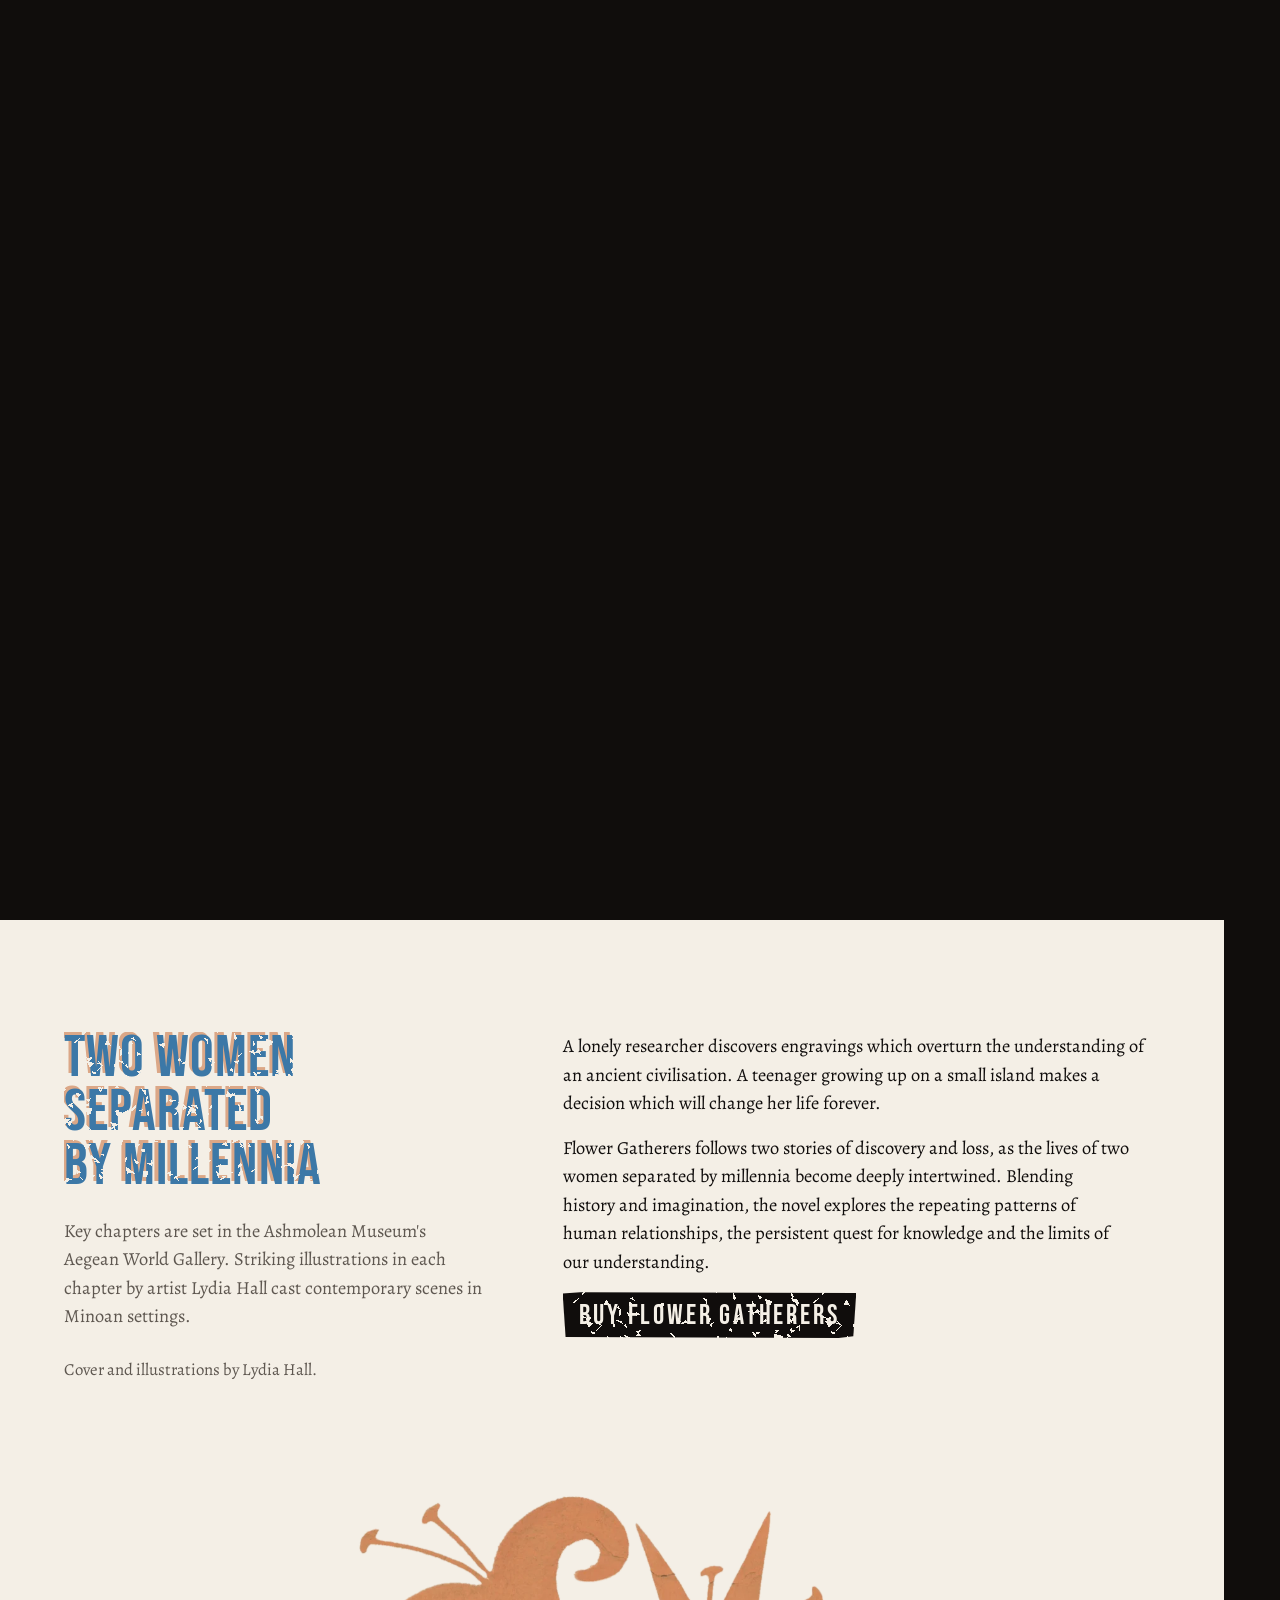
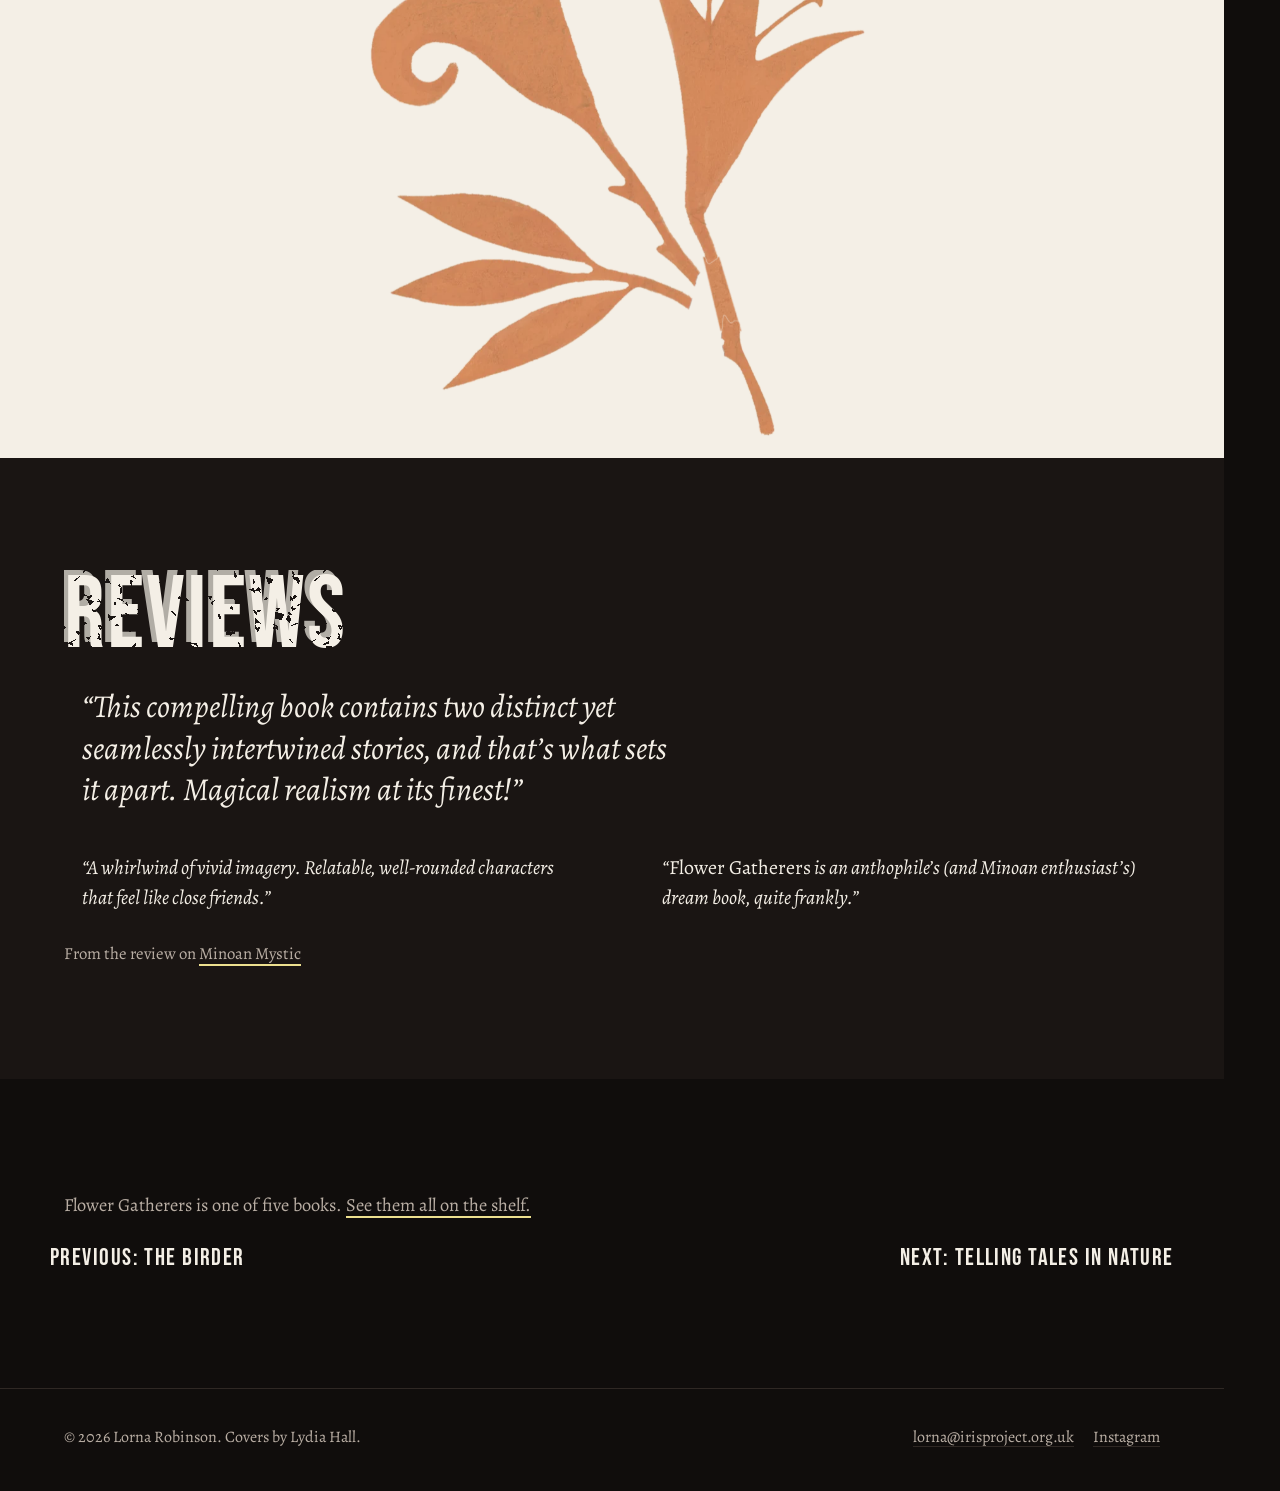
<file: flower-gatherers/index.html>
<!doctype html>
<html lang="en-GB">
<head>
<meta charset="utf-8">
<meta name="viewport" content="width=device-width, initial-scale=1">
<meta name="robots" content="noindex"><!-- remove at go-live -->
<title>Flower Gatherers | Lorna Robinson</title>
<meta name="description" content="Flower Gatherers by Lorna Robinson: a Minoan-inspired novel of two women separated by millennia, set partly in the Ashmolean Museum's Aegean World Gallery, with illustrations by Lydia Hall.">
<link rel="canonical" href="https://lornarobinson.uk/flower-gatherers/">
<meta property="og:title" content="Flower Gatherers | Lorna Robinson">
<meta property="og:description" content="A Minoan-inspired novel exploring themes of motherhood, growing up, and what can really be known about the distant past.">
<meta property="og:image" content="https://lornarobinson.uk/img/og.jpg">
<meta property="og:image:width" content="1200">
<meta property="og:image:height" content="630">
<meta name="twitter:card" content="summary_large_image">
<meta property="og:type" content="website">
<meta property="og:url" content="https://lornarobinson.uk/flower-gatherers/">
<link rel="icon" href="data:image/svg+xml,<svg xmlns='http://www.w3.org/2000/svg' viewBox='0 0 32 32'><rect width='32' height='32' fill='%23100d0c'/><g fill='none' stroke='%23e8702e' stroke-width='2.2'><circle cx='13' cy='19' r='4'/><circle cx='13' cy='19' r='9'/></g></svg>">
<link rel="preconnect" href="https://fonts.googleapis.com">
<link rel="preconnect" href="https://fonts.gstatic.com" crossorigin>
<link href="https://fonts.googleapis.com/css2?family=Bebas+Neue&family=Alegreya:ital,wght@0,400;0,500;1,400&display=swap" rel="stylesheet">
<link rel="stylesheet" href="../css/site.css">
<link rel="stylesheet" href="../css/flower-gatherers.css">
<link rel="preload" as="image" href="../img/flower-gatherers/wall.jpg">
<script>(function(d){d.className+=' js'+(matchMedia('(prefers-reduced-motion: reduce)').matches?' still':'')})(document.documentElement)</script>
</head>
<body class="fg">
<a class="skip" href="#main">Skip to the content</a>

<nav class="spine" aria-label="Pages">
  <ol>
    <li><a href="../">Home</a></li>
    <li class="bks">
      <a href="../books/" aria-current="true">Books</a>
      <button class="more" type="button" aria-expanded="false" aria-controls="books-list" aria-label="The five books"><svg viewBox="0 0 20 18" width="20" height="18" aria-hidden="true" focusable="false"><path d="M2 18V3M6 18V0M10 18V4M14 18V1M18.5 18l-3-15" fill="none" stroke="currentColor" stroke-width="2.4"/></svg></button>
      <ol class="fly" id="books-list" aria-label="The books">
        <li><a href="../oread/">Oread</a></li>
        <li><a href="../hamadryad/">Hamadryad</a></li>
        <li><a href="../the-birder/">The Birder</a></li>
        <li><a href="../flower-gatherers/" aria-current="page">Flower Gatherers</a></li>
        <li><a href="../telling-tales-in-nature/">Telling Tales in Nature</a></li>
        <li class="all"><a href="../books/">All books</a></li>
      </ol>
    </li>
    <li><a href="../events/">Events</a></li>
    <li><a href="../about/">About</a></li>
    <li><a href="../write-with-us/">Write with us</a></li>
  </ol>
</nav>
<button class="tab" aria-controls="sheet" aria-expanded="false">Contents</button>
<div class="sheet" id="sheet" role="dialog" aria-modal="true" aria-label="Contents">
  <button class="x" aria-label="Close the contents">Close</button>
  <ol>
    <li><a href="../">Home</a></li>
    <li class="bks"><a href="../books/" aria-current="true">Books <span>all five</span></a>
      <ol class="sub" aria-label="The books">
        <li><a href="../oread/">Oread</a></li>
        <li><a href="../hamadryad/">Hamadryad</a></li>
        <li><a href="../the-birder/">The Birder</a></li>
        <li><a href="../flower-gatherers/" aria-current="page">Flower Gatherers</a></li>
        <li><a href="../telling-tales-in-nature/">Telling Tales in Nature</a></li>
      </ol>
    </li>
    <li><a href="../events/">Events <span>Oxford</span></a></li>
    <li><a href="../about/">About <span>Lorna</span></a></li>
    <li><a href="../write-with-us/">Write with us <span>monthly café</span></a></li>
  </ol>
</div>

<main id="main">
<!-- The find: the cover as three planes. The wall holds the title; the lily surfaces in the plaster;
     the hand is drawn in from the wrist and closes on the stem. js/flower-gatherers.js ties it to the scroll. -->
<section class="find" data-pin aria-label="The cover of Flower Gatherers">
  <div class="stage">
    <div class="wall" role="img" aria-label="The cover of Flower Gatherers: on a cracked plaster wall, an orange lily painted in the Minoan fresco style is held by a hand drawn in a single modern ink line, a bracelet at its wrist. The title is in tall blue capitals.">
      <img class="ground" src="../img/flower-gatherers/wall.jpg" alt="" width="1200" height="1852">
      <img class="lily fx" src="../img/flower-gatherers/lily.webp" alt="" width="810" height="863">
      <img class="hand fx" src="../img/flower-gatherers/hand.webp" alt="" width="957" height="1056">
      <img class="whole" src="../img/flower-gatherers/cover.jpg" alt="" width="1200" height="1852" loading="lazy">
    </div>
    <div class="words">
      <h1 class="cap">Flower Gatherers</h1>
      <div class="says">
        <div class="say a fx" aria-hidden="true"><p>A lonely researcher discovers engravings which overturn the understanding of an ancient civilisation.</p></div>
        <div class="say b fx" aria-hidden="true"><p>A teenager growing up on a small island makes a decision which will change her life forever.</p></div>
        <div class="say c fx">
          <p>A Minoan-inspired novel exploring themes of motherhood, growing up, and what can really be known about the distant past.</p>
          <div class="btns"><a class="btn" href="https://www.amazon.co.uk/dp/B0FJS96JD6">Buy Flower Gatherers</a><a class="link" href="#about-the-book">About the book</a></div>
        </div>
      </div>
    </div>
  </div>
</section>

<section class="sec pale" id="about-the-book">
  <div class="in two">
    <div>
      <h2 class="cap">Two women separated by millennia</h2>
      <div class="museum">
        <p class="where">Key chapters are set in the Ashmolean Museum's Aegean World Gallery. Striking illustrations in each chapter by artist Lydia Hall cast contemporary scenes in Minoan settings.</p>
        <p class="credit">Cover and illustrations by Lydia Hall.</p>
      </div>
    </div>
    <div class="women">
      <p>A lonely researcher discovers engravings which overturn the understanding of an ancient civilisation. A teenager growing up on a small island makes a decision which will change her life forever.</p>
      <p>Flower Gatherers follows two stories of discovery and loss, as the lives of two women separated by millennia become deeply intertwined. Blending history and imagination, the novel explores the repeating patterns of human relationships, the persistent quest for knowledge and the limits of our understanding.</p>
      <div class="btns"><a class="btn" href="https://www.amazon.co.uk/dp/B0FJS96JD6">Buy Flower Gatherers</a></div>
    </div>
    <!-- the cover's fresco lily (Lydia Hall), across both columns, settling a little as it comes up: js/flower-gatherers.js -->
    <img class="fresco fx" src="../img/flower-gatherers/lily.webp" alt="" width="810" height="863" loading="lazy" aria-hidden="true">
  </div>
</section>

<!-- Reviews. Each review is one <figure class="review">: its quotes, copied word for word, then a <figcaption> naming
     and linking the source. To add another review, copy a whole <figure> below this one and change the words, name
     and link. The quotes below are from Minoan Mystic's review (22 July 2026). The orange rule beside each quote is
     drawn down as it rises (js/flower-gatherers.js); without JavaScript or under reduced motion it is simply there. -->
<section class="sec dusk" id="reviews">
  <div class="in">
    <h2 class="cap">Reviews</h2>
    <figure class="review">
      <blockquote class="quote lead" cite="https://minoanmystic.org/2026/07/22/a-review-of-a-minoan-inspired-book-flower-gatherers-by-dr-lorna-robinson/"><p>“This compelling book contains two distinct yet seamlessly intertwined stories, and that’s what sets it apart. Magical realism at its finest!”</p></blockquote>
      <div class="revs">
        <blockquote class="quote" cite="https://minoanmystic.org/2026/07/22/a-review-of-a-minoan-inspired-book-flower-gatherers-by-dr-lorna-robinson/"><p>“A whirlwind of vivid imagery. Relatable, well-rounded characters that feel like close friends.”</p></blockquote>
        <blockquote class="quote" cite="https://minoanmystic.org/2026/07/22/a-review-of-a-minoan-inspired-book-flower-gatherers-by-dr-lorna-robinson/"><p>“<i>Flower Gatherers</i> is an anthophile’s (and Minoan enthusiast’s) dream book, quite frankly.”</p></blockquote>
      </div>
      <figcaption>From the review on <cite><a class="link" href="https://minoanmystic.org/2026/07/22/a-review-of-a-minoan-inspired-book-flower-gatherers-by-dr-lorna-robinson/">Minoan Mystic</a></cite></figcaption>
    </figure>
  </div>
</section>

<section class="sec" aria-label="The other books">
  <div class="in">
    <p class="shelfline">Flower Gatherers is one of five books. <a class="link" href="../books/">See them all on the shelf.</a></p>
    <nav class="nextprev" aria-label="Book to book"><a rel="prev" href="../the-birder/">Previous: The Birder</a><a rel="next" href="../telling-tales-in-nature/">Next: Telling Tales in Nature</a></nav>
  </div>
</section>
</main>

<footer class="foot">
  <div class="in">
    <p>© 2026 Lorna Robinson. Covers by Lydia Hall.</p>
    <p><a href="mailto:lorna@irisproject.org.uk">lorna@irisproject.org.uk</a> <a href="https://www.instagram.com/irisprojectlorna/">Instagram</a></p>
  </div>
</footer>

<script src="../js/site.js"></script>
<script src="../js/flower-gatherers.js"></script>
</body>
</html>
</file>
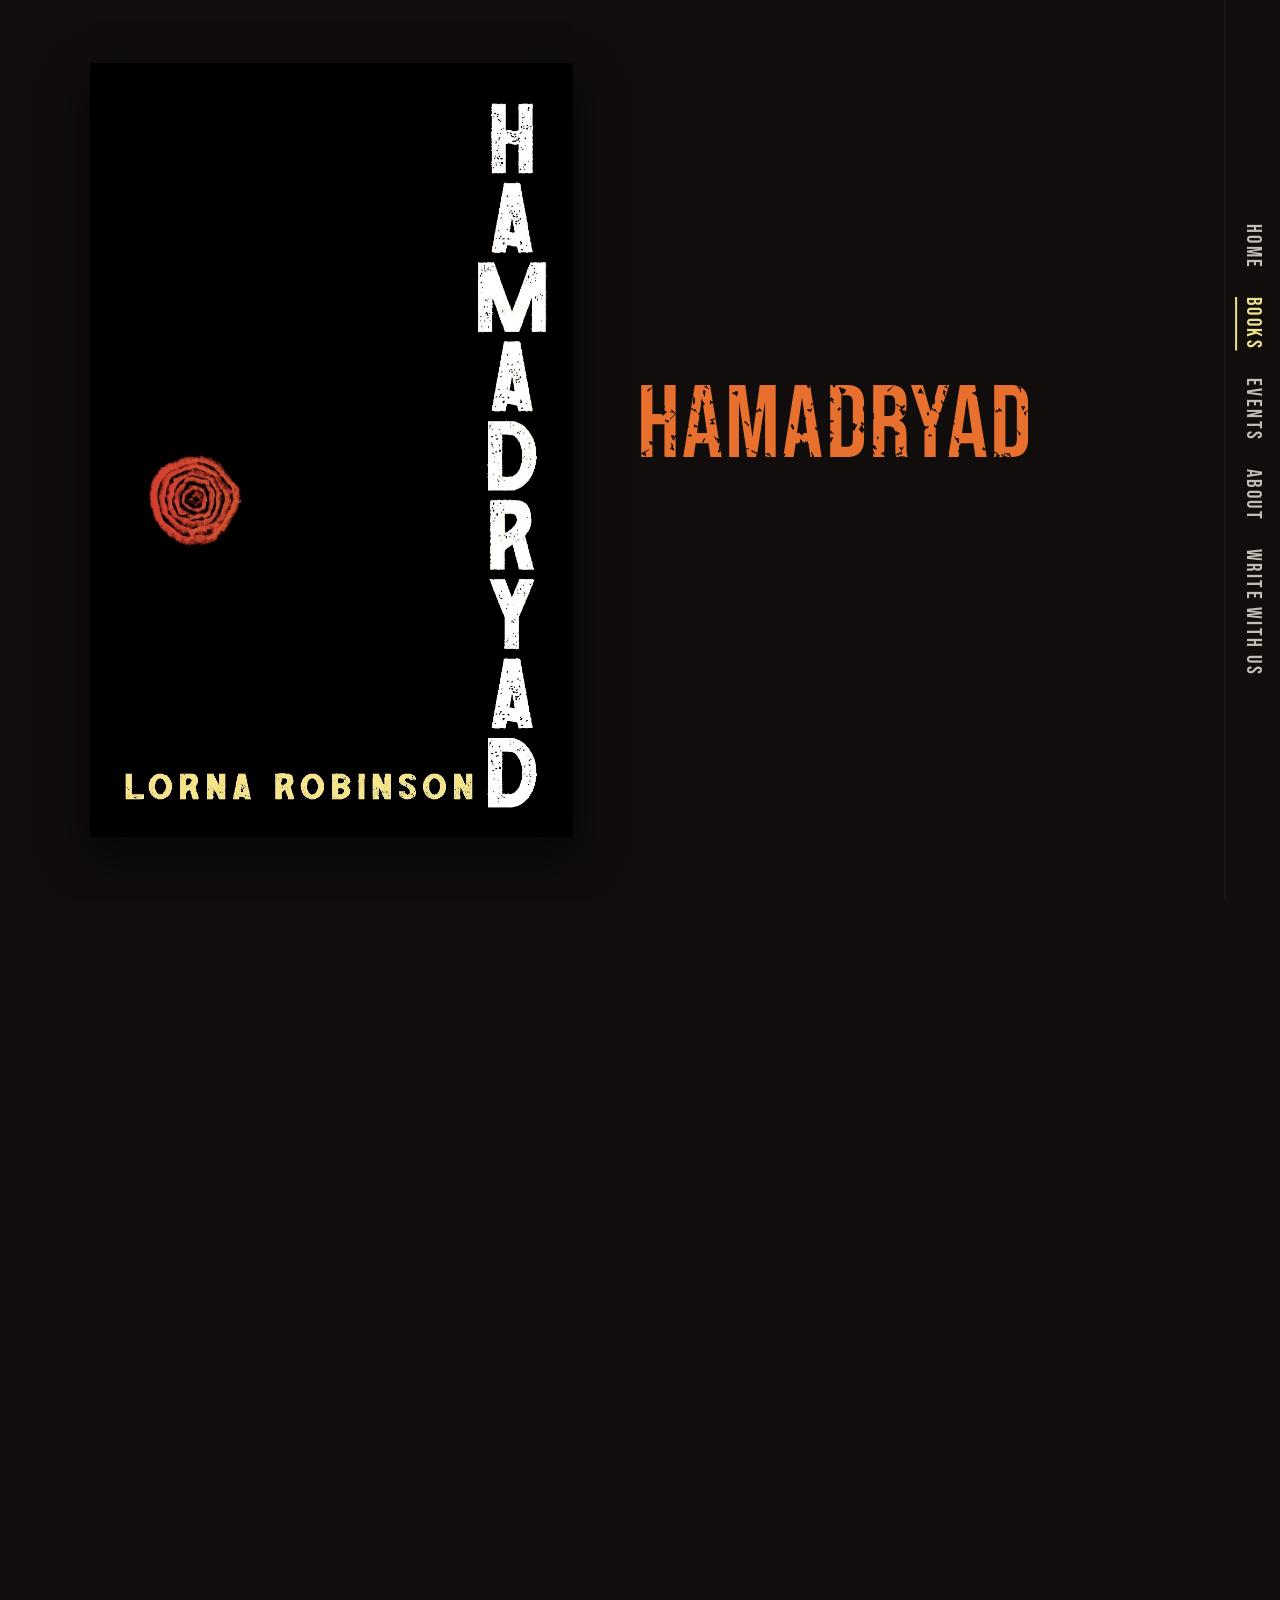
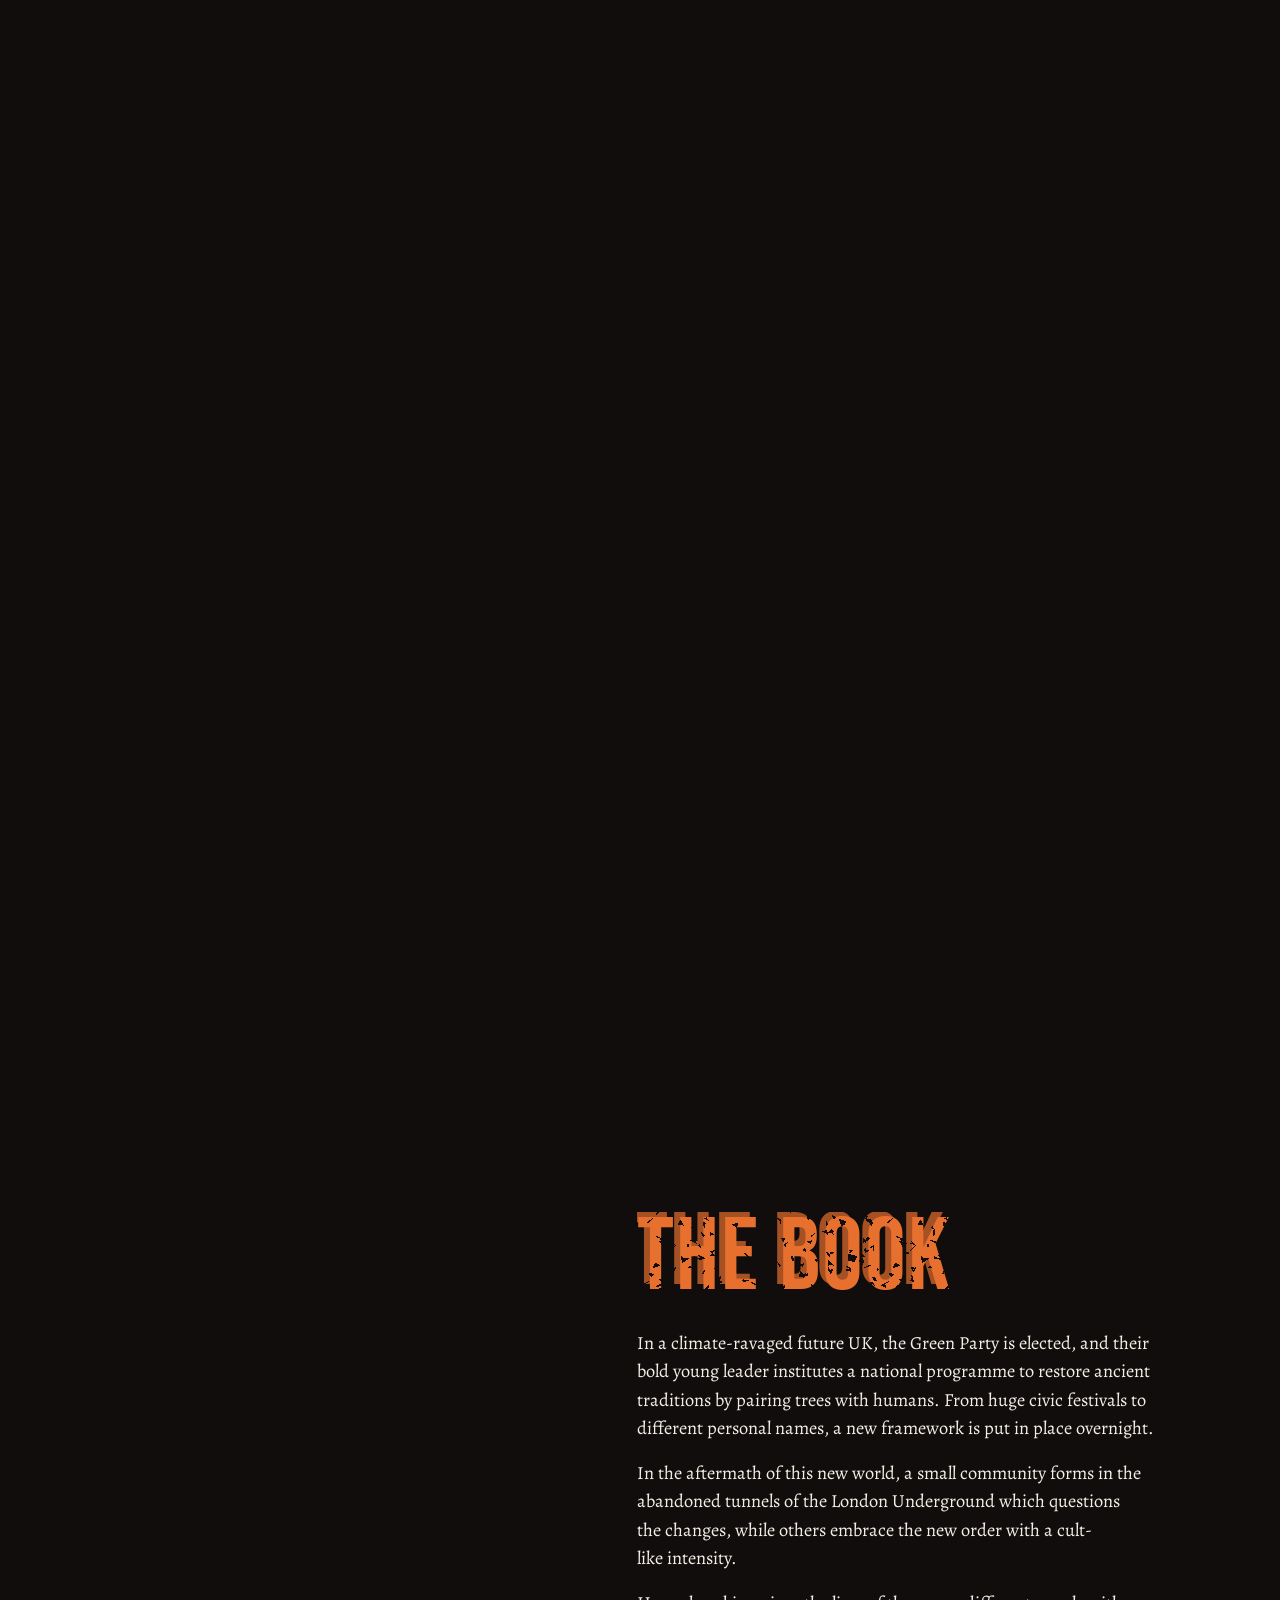
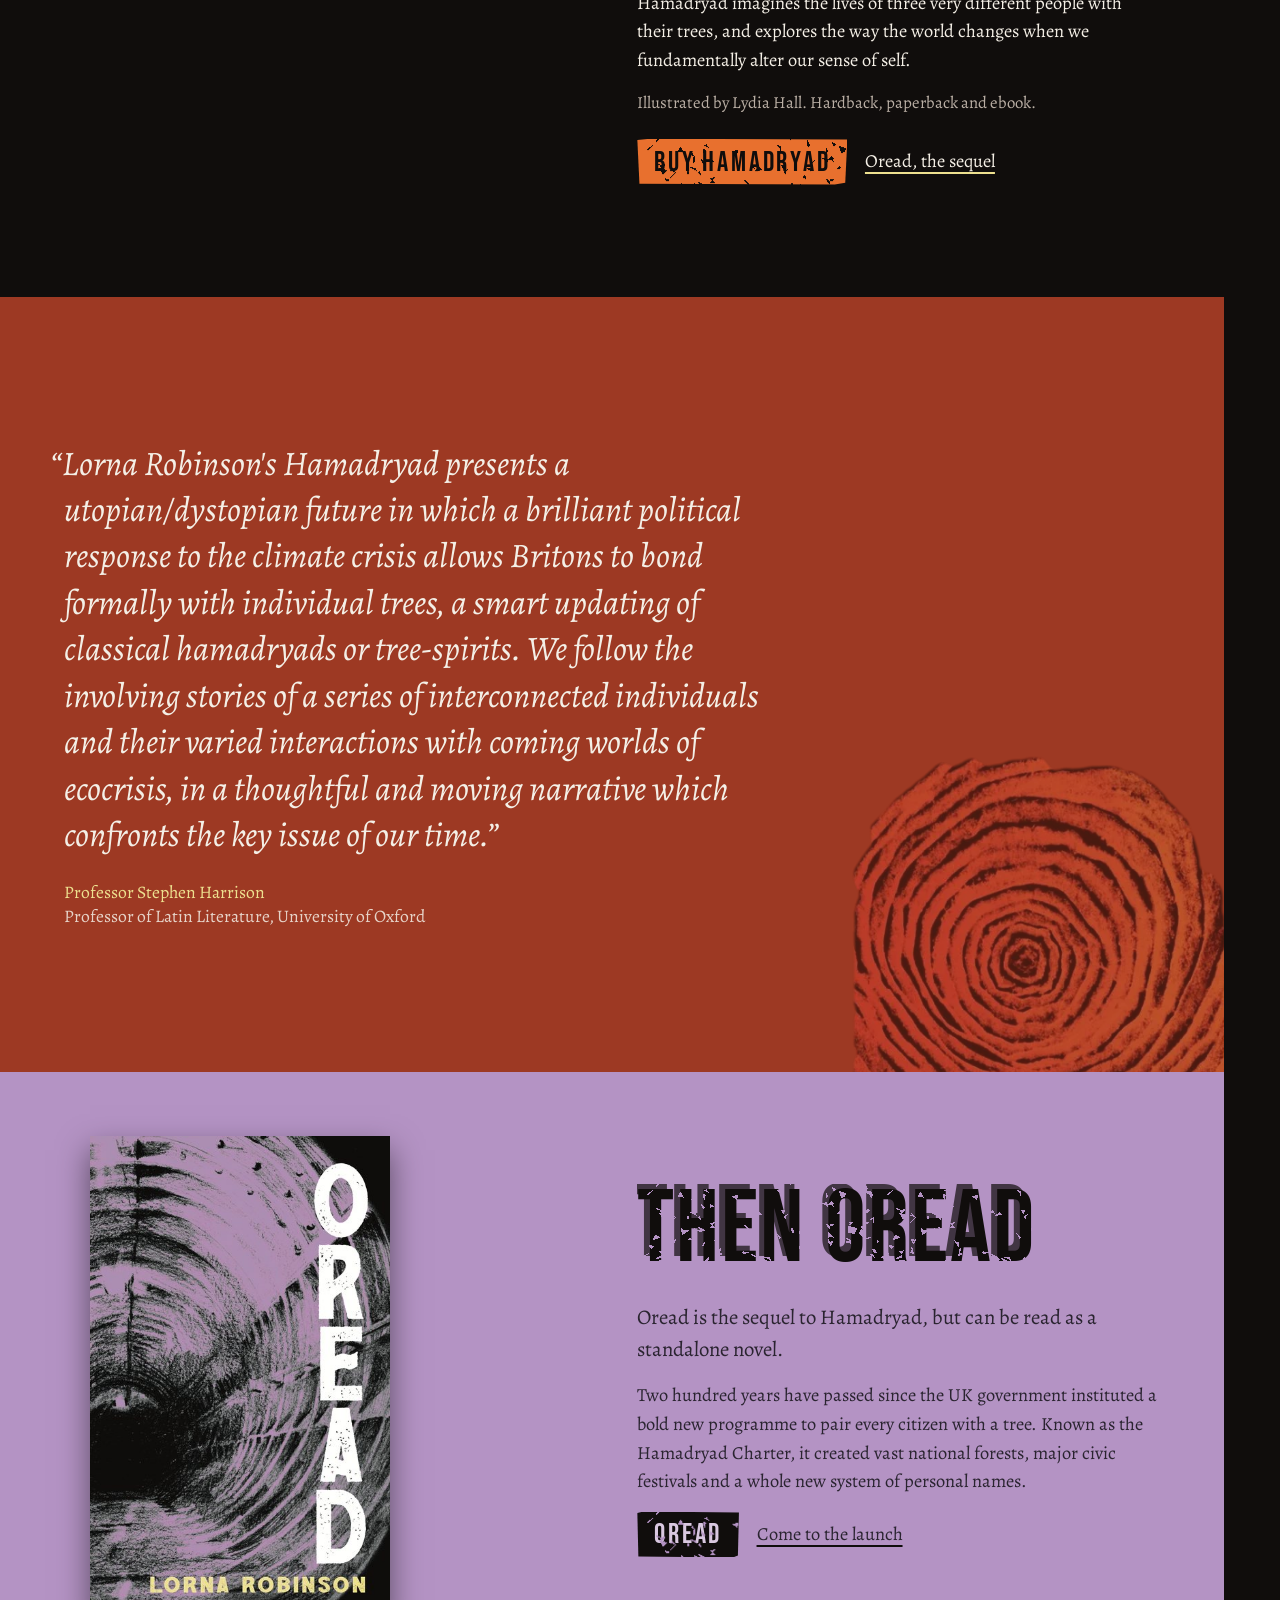
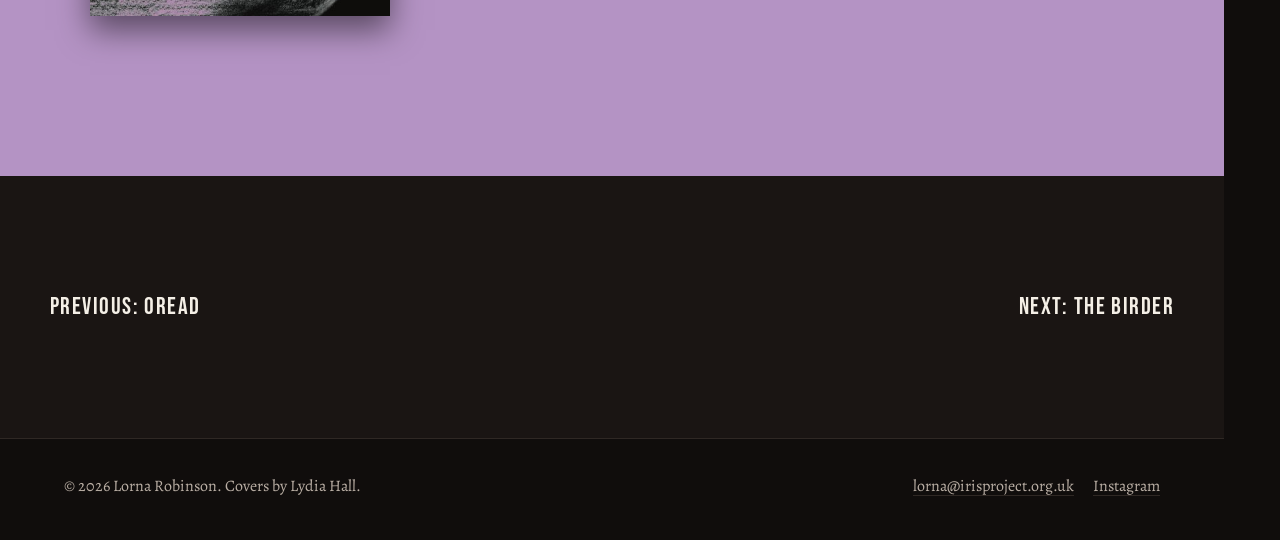
<file: hamadryad/index.html>
<!doctype html>
<html lang="en-GB">
<head>
<meta charset="utf-8">
<meta name="viewport" content="width=device-width, initial-scale=1">
<meta name="robots" content="noindex"><!-- remove at go-live -->
<title>Hamadryad | Lorna Robinson</title>
<meta name="description" content="Hamadryad, a novel by Lorna Robinson, illustrated by Lydia Hall: in a climate-ravaged future UK a national programme pairs trees with humans, and three very different people live with theirs.">
<link rel="canonical" href="https://lornarobinson.uk/hamadryad/">
<meta property="og:title" content="Hamadryad | Lorna Robinson">
<meta property="og:description" content="A novel by Lorna Robinson, illustrated by Lydia Hall: in a climate-ravaged future UK a national programme pairs trees with humans.">
<meta property="og:image" content="https://lornarobinson.uk/img/og.jpg">
<meta property="og:image:width" content="1200">
<meta property="og:image:height" content="630">
<meta name="twitter:card" content="summary_large_image">
<meta property="og:type" content="book">
<meta property="og:url" content="https://lornarobinson.uk/hamadryad/">
<link rel="icon" href="data:image/svg+xml,<svg xmlns='http://www.w3.org/2000/svg' viewBox='0 0 32 32'><rect width='32' height='32' fill='%23100d0c'/><g fill='none' stroke='%23e8702e' stroke-width='2.2'><circle cx='13' cy='19' r='4'/><circle cx='13' cy='19' r='9'/></g></svg>">
<link rel="preconnect" href="https://fonts.googleapis.com">
<link rel="preconnect" href="https://fonts.gstatic.com" crossorigin>
<link href="https://fonts.googleapis.com/css2?family=Bebas+Neue&family=Alegreya:ital,wght@0,400;0,500;1,400&display=swap" rel="stylesheet">
<link rel="stylesheet" href="../css/site.css">
<link rel="stylesheet" href="../css/hamadryad.css">
<link rel="preload" as="image" href="../img/hamadryad/band-00.webp">
<script>(function(d){d.className+=' js'+(matchMedia('(prefers-reduced-motion: reduce)').matches?' still':'')})(document.documentElement)</script>
</head>
<body>
<a class="skip" href="#main">Skip to the content</a>

<nav class="spine" aria-label="Pages">
  <ol>
    <li><a href="../">Home</a></li>
    <li class="bks">
      <a href="../books/" aria-current="true">Books</a>
      <button class="more" type="button" aria-expanded="false" aria-controls="books-list" aria-label="The five books"><svg viewBox="0 0 20 18" width="20" height="18" aria-hidden="true" focusable="false"><path d="M2 18V3M6 18V0M10 18V4M14 18V1M18.5 18l-3-15" fill="none" stroke="currentColor" stroke-width="2.4"/></svg></button>
      <ol class="fly" id="books-list" aria-label="The books">
        <li><a href="../oread/">Oread</a></li>
        <li><a href="../hamadryad/" aria-current="page">Hamadryad</a></li>
        <li><a href="../the-birder/">The Birder</a></li>
        <li><a href="../flower-gatherers/">Flower Gatherers</a></li>
        <li><a href="../telling-tales-in-nature/">Telling Tales in Nature</a></li>
        <li class="all"><a href="../books/">All books</a></li>
      </ol>
    </li>
    <li><a href="../events/">Events</a></li>
    <li><a href="../about/">About</a></li>
    <li><a href="../write-with-us/">Write with us</a></li>
  </ol>
</nav>
<button class="tab" aria-controls="sheet" aria-expanded="false">Contents</button>
<div class="sheet" id="sheet" role="dialog" aria-modal="true" aria-label="Contents">
  <button class="x" aria-label="Close the contents">Close</button>
  <ol>
    <li><a href="../">Home</a></li>
    <li class="bks"><a href="../books/" aria-current="true">Books <span>all five</span></a>
      <ol class="sub" aria-label="The books">
        <li><a href="../oread/">Oread</a></li>
        <li><a href="../hamadryad/" aria-current="page">Hamadryad</a></li>
        <li><a href="../the-birder/">The Birder</a></li>
        <li><a href="../flower-gatherers/">Flower Gatherers</a></li>
        <li><a href="../telling-tales-in-nature/">Telling Tales in Nature</a></li>
      </ol>
    </li>
    <li><a href="../events/">Events <span>Oxford</span></a></li>
    <li><a href="../about/">About <span>Lorna</span></a></li>
    <li><a href="../write-with-us/">Write with us <span>monthly café</span></a></li>
  </ol>
</div>

<main id="main">

<!-- The cover, grown from its heart. Lydia Hall's tree rings are cut into bands along their own grooves (img/hamadryad/,
     from build/make-hamadryad-bands.py; boxes in css/hamadryad.css); js/hamadryad.js brings them in one ring at a time
     as the page scrolls, then lays the untouched cover (.band.full) over the stack as it finishes. No JS or reduced
     motion: only the untouched cover shows.
     The hero carries only the title and the credit: her blurb is said once, whole, in The book below. -->
<section class="hero" aria-labelledby="title">
  <div class="stage">
    <div class="book" role="img" aria-label="The cover of Hamadryad: the cross-section of a tree grown from two hearts, its rings printed in orange on black, the title running down the right in rough white capitals.">
      <img class="band" data-i="0" src="../img/hamadryad/band-00.webp" alt="" width="786" height="1312">
      <img class="band" data-i="1" src="../img/hamadryad/band-01.webp" alt="" width="104" height="109">
      <img class="band" data-i="2" src="../img/hamadryad/band-02.webp" alt="" width="176" height="173">
      <img class="band" data-i="3" src="../img/hamadryad/band-03.webp" alt="" width="274" height="282">
      <img class="band" data-i="4" src="../img/hamadryad/band-04.webp" alt="" width="386" height="380">
      <img class="band" data-i="5" src="../img/hamadryad/band-05.webp" alt="" width="444" height="467">
      <img class="band" data-i="6" src="../img/hamadryad/band-06.webp" alt="" width="496" height="580">
      <img class="band" data-i="7" src="../img/hamadryad/band-07.webp" alt="" width="577" height="733">
      <img class="band" data-i="8" src="../img/hamadryad/band-08.webp" alt="" width="638" height="866">
      <img class="band" data-i="9" src="../img/hamadryad/band-09.webp" alt="" width="690" height="984">
      <img class="band" data-i="10" src="../img/hamadryad/band-10.webp" alt="" width="743" height="1106">
      <img class="band" data-i="11" src="../img/hamadryad/band-11.webp" alt="" width="846" height="1254">
      <img class="band" data-i="12" src="../img/hamadryad/band-12.webp" alt="" width="900" height="1356">
      <img class="band" data-i="13" src="../img/hamadryad/band-13.webp" alt="" width="900" height="1440">
      <img class="band" data-i="14" src="../img/hamadryad/band-14.webp" alt="" width="900" height="1440">
      <img class="band" data-i="15" src="../img/hamadryad/band-15.webp" alt="" width="226" height="184">
      <img class="band full" src="../img/hamadryad/full.webp" alt="" width="900" height="1440">
    </div>
    <div class="words">
      <h1 class="cap" id="title">Hamadryad</h1>
      <p class="line">A novel. Illustrated by Lydia Hall.</p>
    </div>
  </div>
</section>

<section class="sec above" id="story">
  <div class="in narrow">
    <h2 class="cap">The book</h2>
    <p>In a climate-ravaged future UK, the Green Party is elected, and their bold young leader institutes a national programme to restore ancient traditions by pairing trees with humans. From huge civic festivals to different personal names, a new framework is put in place overnight.</p>
    <p>In the aftermath of this new world, a small community forms in the abandoned tunnels of the London Underground which questions the changes, while others embrace the new order with a cult-like intensity.</p>
    <p>Hamadryad imagines the lives of three very different people with their trees, and explores the way the world changes when we fundamentally alter our sense of self.</p>
    <p class="formats">Illustrated by Lydia Hall. Hardback, paperback and ebook.</p>
    <div class="btns"><a class="btn org" href="https://www.amazon.co.uk/dp/B0GPPCCH79">Buy Hamadryad</a><a class="link" href="../oread/">Oread, the sequel</a></div>
  </div>
</section>

<!-- The quote, on its own: the red sampled from the rings nearest the heart. Behind it, at the right edge, that heart
     itself (heart.webp: rings 0 to 5 of Lydia Hall's cover, filled, cut round on their own groove); js/hamadryad.js
     grows it a little as the quote is read, a quiet echo of the hero. Decorative: aria-hidden, empty alt. -->
<section class="sec heart" aria-label="What Professor Stephen Harrison said about Hamadryad">
  <img class="rings fx" src="../img/hamadryad/heart.webp" alt="" width="439" height="467" loading="lazy" aria-hidden="true">
  <div class="in">
    <blockquote class="quote">
      <p>“Lorna Robinson's Hamadryad presents a utopian/dystopian future in which a brilliant political response to the climate crisis allows Britons to bond formally with individual trees, a smart updating of classical hamadryads or tree-spirits. We follow the involving stories of a series of interconnected individuals and their varied interactions with coming worlds of ecocrisis, in a thoughtful and moving narrative which confronts the key issue of our time.”</p>
      <cite>Professor Stephen Harrison <span>Professor of Latin Literature, University of Oxford</span></cite>
    </blockquote>
  </div>
</section>

<section class="sec below sequel" id="oread">
  <div class="in two">
    <a href="../oread/"><img class="cover" src="../img/covers/oread-440.jpg" alt="The cover of Oread: a lilac and black drawing of a curving Underground tunnel, the title running down the right in white capitals." width="440" height="704" loading="lazy"></a>
    <div>
      <h2 class="cap">Then Oread</h2>
      <p class="lead">Oread is the sequel to Hamadryad, but can be read as a standalone novel.</p>
      <p>Two hundred years have passed since the UK government instituted a bold new programme to pair every citizen with a tree. Known as the Hamadryad Charter, it created vast national forests, major civic festivals and a whole new system of personal names.</p>
      <div class="btns"><a class="btn" href="../oread/">Oread</a><a class="link" href="../events/">Come to the launch</a></div>
    </div>
  </div>
</section>

<section class="sec dusk">
  <div class="in">
    <nav class="nextprev" aria-label="Book to book"><a rel="prev" href="../oread/">Previous: Oread</a><a rel="next" href="../the-birder/">Next: The Birder</a></nav>
  </div>
</section>

</main>

<footer class="foot">
  <div class="in">
    <p>© 2026 Lorna Robinson. Covers by Lydia Hall.</p>
    <p><a href="mailto:lorna@irisproject.org.uk">lorna@irisproject.org.uk</a> <a href="https://www.instagram.com/irisprojectlorna/">Instagram</a></p>
  </div>
</footer>

<script src="../js/site.js"></script>
<script src="../js/hamadryad.js"></script>
</body>
</html>
</file>
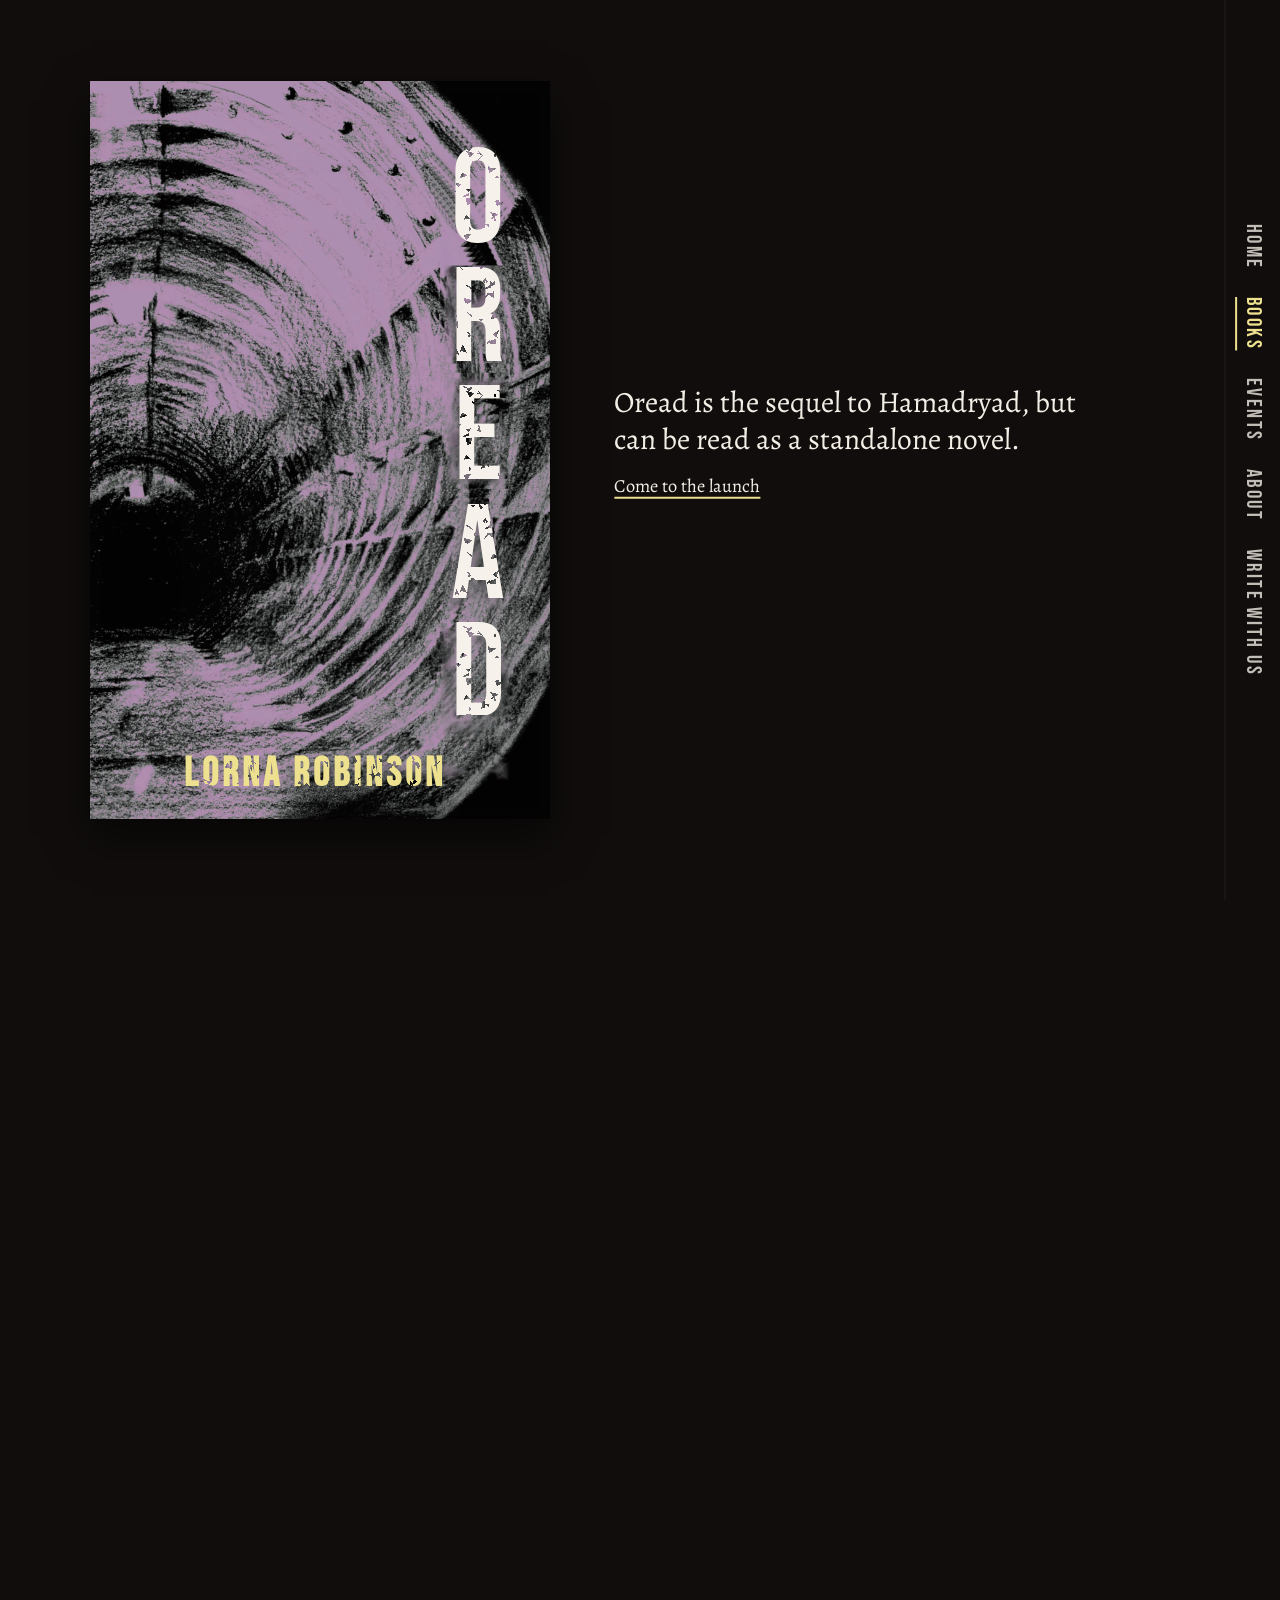
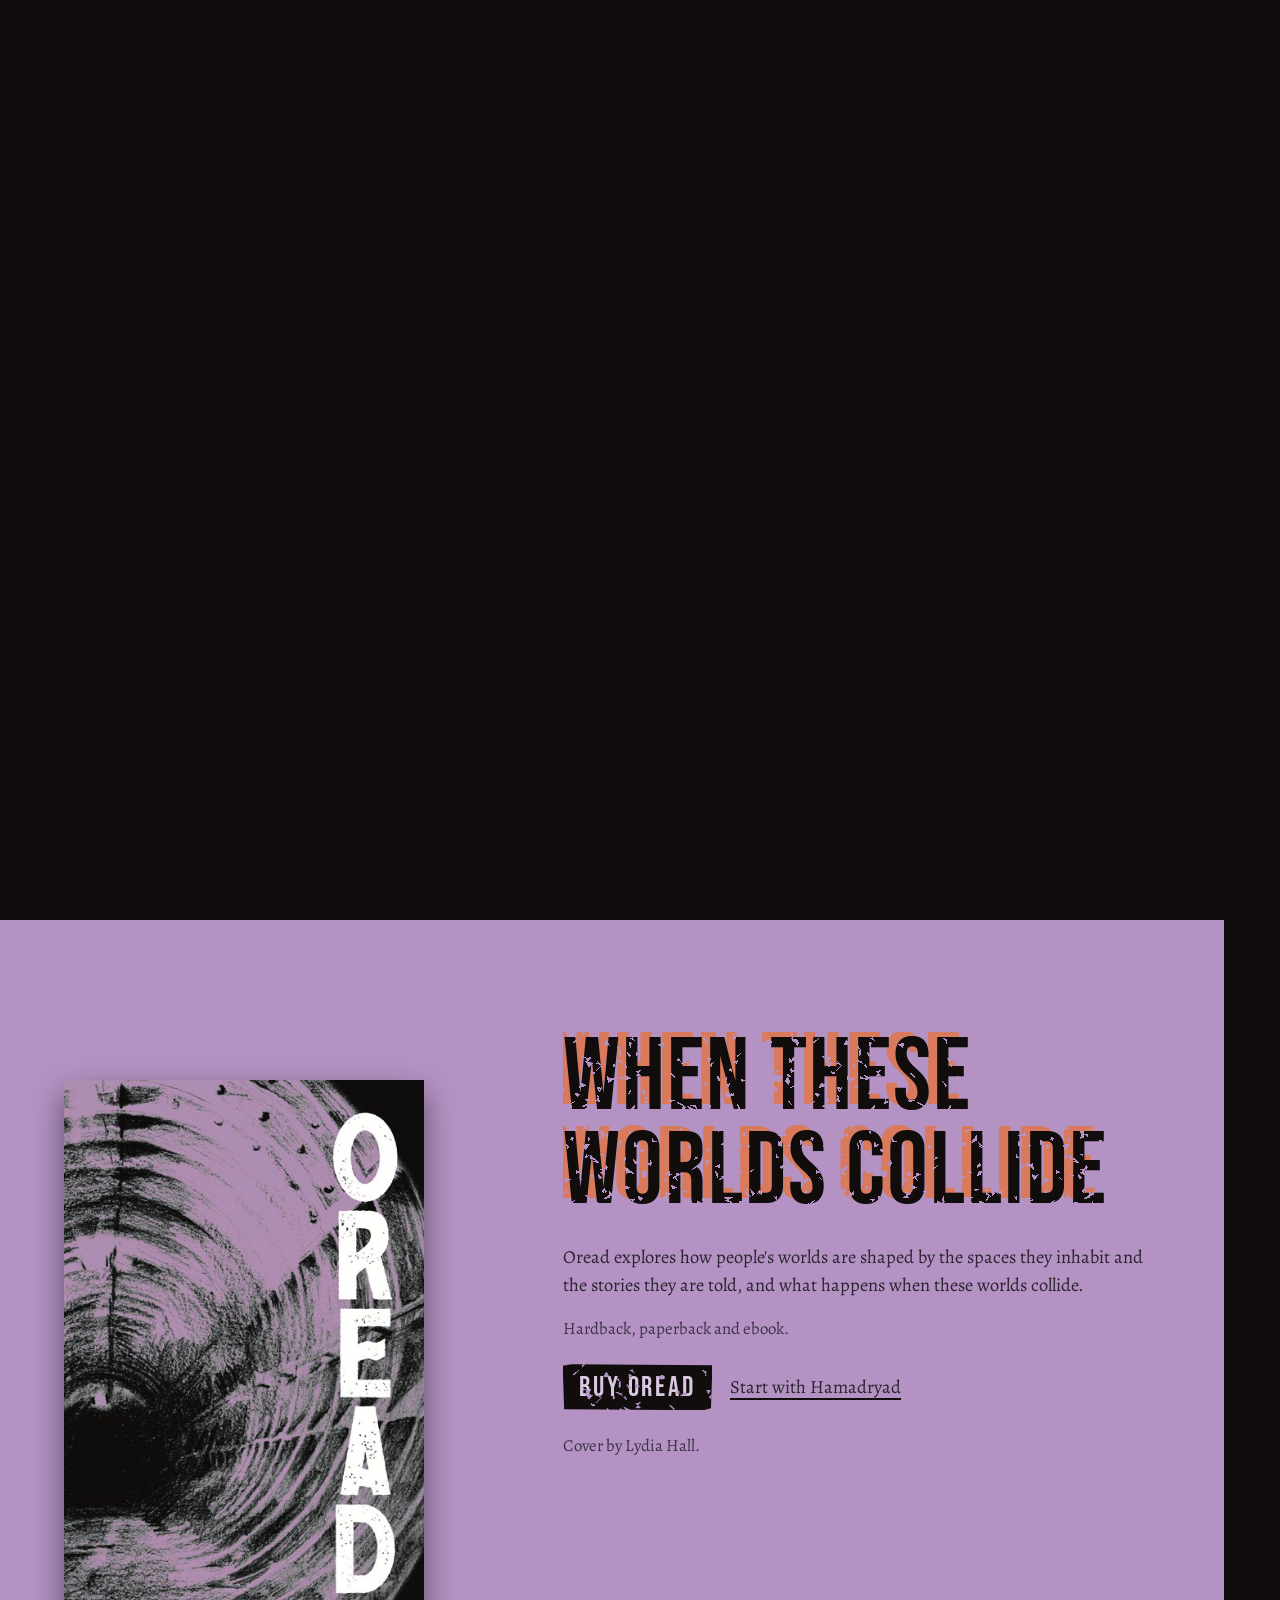
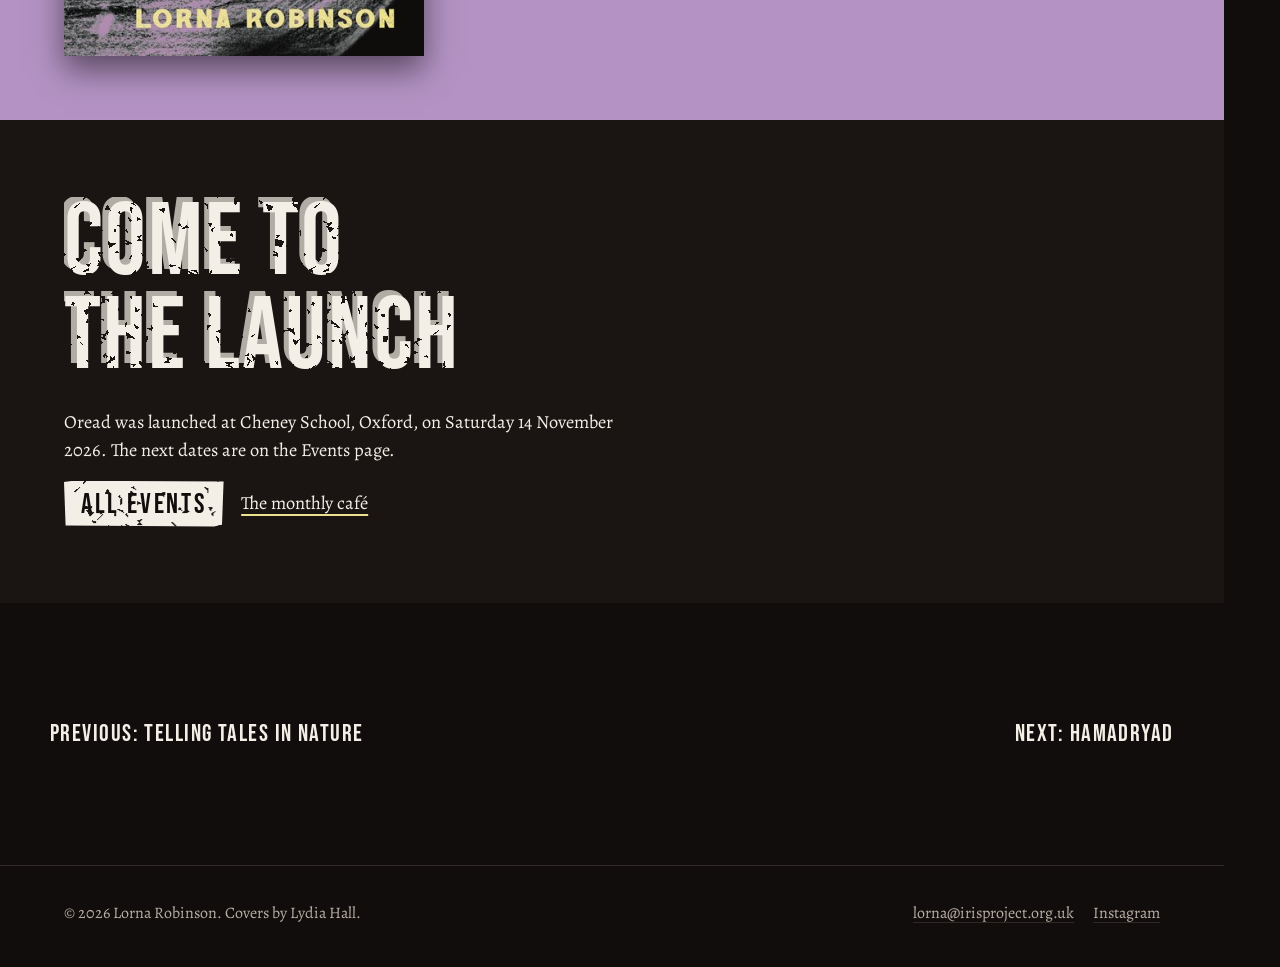
<file: oread/index.html>
<!doctype html>
<html lang="en-GB">
<head>
<meta charset="utf-8">
<meta name="viewport" content="width=device-width, initial-scale=1">
<meta name="robots" content="noindex"><!-- remove at go-live -->
<title>Oread | Lorna Robinson</title>
<meta name="description" content="Oread, the new novel by Lorna Robinson. Two hundred years after the Hamadryad Charter, deep in the tunnels beneath London, a community has been growing which rejects it. The sequel to Hamadryad, and a standalone novel. Hardback, paperback and ebook.">
<link rel="canonical" href="https://lornarobinson.uk/oread/">
<meta property="og:title" content="Oread | Lorna Robinson">
<meta property="og:description" content="Oread, a novel by Lorna Robinson: two hundred years after the Hamadryad Charter, deep in the tunnels beneath London.">
<meta property="og:image" content="https://lornarobinson.uk/img/og.jpg">
<meta property="og:image:width" content="1200">
<meta property="og:image:height" content="630">
<meta name="twitter:card" content="summary_large_image">
<meta property="og:type" content="website">
<meta property="og:url" content="https://lornarobinson.uk/oread/">
<link rel="icon" href="data:image/svg+xml,<svg xmlns='http://www.w3.org/2000/svg' viewBox='0 0 32 32'><rect width='32' height='32' fill='%23100d0c'/><g fill='none' stroke='%23e8702e' stroke-width='2.2'><circle cx='13' cy='19' r='4'/><circle cx='13' cy='19' r='9'/></g></svg>">
<link rel="preconnect" href="https://fonts.googleapis.com">
<link rel="preconnect" href="https://fonts.gstatic.com" crossorigin>
<link href="https://fonts.googleapis.com/css2?family=Bebas+Neue&family=Alegreya:ital,wght@0,400;0,500;1,400&display=swap" rel="stylesheet">
<link rel="stylesheet" href="../css/site.css">
<link rel="stylesheet" href="../css/oread.css">
<link rel="preload" as="image" href="../img/oread/rb.webp">
<link rel="preload" as="image" href="../img/oread/r1.webp">
<script>(function(d){d.className+=' js'+(matchMedia('(prefers-reduced-motion: reduce)').matches?' still':'')})(document.documentElement)</script>
</head>
<body>
<a class="skip" href="#main">Skip to the content</a>

<nav class="spine" aria-label="Pages">
  <ol>
    <li><a href="../">Home</a></li>
    <li class="bks">
      <a href="../books/" aria-current="true">Books</a>
      <button class="more" type="button" aria-expanded="false" aria-controls="books-list" aria-label="The five books"><svg viewBox="0 0 20 18" width="20" height="18" aria-hidden="true" focusable="false"><path d="M2 18V3M6 18V0M10 18V4M14 18V1M18.5 18l-3-15" fill="none" stroke="currentColor" stroke-width="2.4"/></svg></button>
      <ol class="fly" id="books-list" aria-label="The books">
        <li><a href="../oread/" aria-current="page">Oread</a></li>
        <li><a href="../hamadryad/">Hamadryad</a></li>
        <li><a href="../the-birder/">The Birder</a></li>
        <li><a href="../flower-gatherers/">Flower Gatherers</a></li>
        <li><a href="../telling-tales-in-nature/">Telling Tales in Nature</a></li>
        <li class="all"><a href="../books/">All books</a></li>
      </ol>
    </li>
    <li><a href="../events/">Events</a></li>
    <li><a href="../about/">About</a></li>
    <li><a href="../write-with-us/">Write with us</a></li>
  </ol>
</nav>
<button class="tab" aria-controls="sheet" aria-expanded="false">Contents</button>
<div class="sheet" id="sheet" role="dialog" aria-modal="true" aria-label="Contents">
  <button class="x" aria-label="Close the contents">Close</button>
  <ol>
    <li><a href="../">Home</a></li>
    <li class="bks"><a href="../books/" aria-current="true">Books <span>all five</span></a>
      <ol class="sub" aria-label="The books">
        <li><a href="../oread/" aria-current="page">Oread</a></li>
        <li><a href="../hamadryad/">Hamadryad</a></li>
        <li><a href="../the-birder/">The Birder</a></li>
        <li><a href="../flower-gatherers/">Flower Gatherers</a></li>
        <li><a href="../telling-tales-in-nature/">Telling Tales in Nature</a></li>
      </ol>
    </li>
    <li><a href="../events/">Events <span>Oxford</span></a></li>
    <li><a href="../about/">About <span>Lorna</span></a></li>
    <li><a href="../write-with-us/">Write with us <span>monthly café</span></a></li>
  </ol>
</div>

<main id="main">
<section class="hero" id="top" aria-label="Into the tunnel on the cover of Oread">
  <div class="stage">
    <div class="book">
      <div class="art" role="img" aria-label="The cover of Oread: a lilac and black charcoal drawing of a curving Underground tunnel, seen from inside, its dark mouth at the lower left.">
        <div class="plate"></div>
        <img class="ring" data-k="r3" src="../img/oread/r3.webp" alt="" width="825" height="1240" style="left:0;top:32.5%;width:55%;height:51.667%">
        <img class="ring" data-k="r2" src="../img/oread/r2.webp" alt="" width="851" height="1380" style="left:.6%;top:13.375%;width:85.067%;height:86.25%">
        <img class="ring" data-k="r1" src="../img/oread/r1.webp" alt="" width="1482" height="2382" style="left:.6%;top:.375%;width:98.8%;height:99.25%">
        <img class="ring" data-k="rb" src="../img/oread/rb.webp" alt="" width="1500" height="2400" style="left:0;top:0;width:100%;height:100%">
      </div>
      <div class="print">
        <h1 class="title cap">Oread</h1>
        <p class="author cap">Lorna Robinson</p>
      </div>
    </div>
    <div class="dark"></div>
    <div class="veil"></div>
    <div class="words">
      <p class="line">Oread is the sequel to Hamadryad, but can be read as a standalone novel.</p>
      <p class="btns"><a class="link" href="#launch">Come to the launch</a></p>
    </div>
    <div class="arrive">
      <div>
        <p>Two hundred years have passed since the UK government instituted a bold new programme to pair every citizen with a tree. Known as the Hamadryad Charter, it created vast national forests, major civic festivals and a whole new system of personal names.</p>
        <p>Deep in the tunnels beneath London, a community has been growing which rejects the Charter. Tensions between the two societies are rising sharply. When a lone Hamadryad finds his way into the underground, a terrible tragedy threatens to unfold.</p>
      </div>
    </div>
  </div>
</section>

<section class="sec below collide" id="about-oread">
  <div class="in two">
    <div>
      <h2 class="cap">When these worlds collide</h2>
      <a class="first" href="#top"><img class="cover" src="../img/covers/oread-440.jpg" alt="The cover of Oread: a lilac and black charcoal drawing of a curving Underground tunnel." width="440" height="704" loading="lazy"></a>
      <p>Oread explores how people's worlds are shaped by the spaces they inhabit and the stories they are told, and what happens when these worlds collide.</p>
      <p class="formats">Hardback, paperback and ebook.</p>
      <div class="btns"><a class="btn" href="https://www.amazon.co.uk/dp/B0HKSFR4PJ">Buy Oread</a><a class="link" href="../hamadryad/">Start with Hamadryad</a></div>
      <p class="credit">Cover by Lydia Hall.</p>
    </div>
  </div>
</section>

<section class="sec dusk launch" id="launch" data-events-scope>
  <div class="in">
    <h2 class="cap">Come to the launch</h2>
    <!-- The Oread launch. The date in data-date="YYYY-MM-DD" is read by js/site.js: once that day has passed this block
         is removed and the line marked data-when-empty is shown instead. The full list of events lives on events/. -->
    <ul class="dates" data-events>
      <li data-date="2026-11-14">
        <div class="l">
          <span class="day cap">Sat 14 Nov</span>
          <span class="what">Oread launch and mystery artefact trail</span>
        </div>
        <div class="r">
        <p>2.30 to 5pm at Cheney School, Oxford. Arrive any time at main reception and follow the trail through tunnel-like corridors in the Rumble Museum to the Iris Classics Centre: drinks, books, chat, creative writing for anyone who wants a go, and maybe a reading. Tunnel travellers of all ages are welcome.</p>
        <p><a class="link" href="mailto:lro@cheneyschool.org">lro@cheneyschool.org</a></p>
        <a class="link" href="https://apolloandartemisblog.wordpress.com/2026/10/18/the-tunnels-are-calling-mystery-artefact-trail-to-the-oreads/">About the trail, on the Iris Project blog</a>
        <div class="btns"><a class="btn" href="../events/">All events</a><a class="link" href="../write-with-us/">The monthly café</a></div>
        </div>
      </li>
    </ul>
    <!-- shown by js/site.js once the launch has passed and the item above is gone; it carries the same two links -->
    <div data-when-empty hidden>
      <p>Oread was launched at Cheney School, Oxford, on Saturday 14 November 2026. The next dates are on the Events page.</p>
      <div class="btns"><a class="btn" href="../events/">All events</a><a class="link" href="../write-with-us/">The monthly café</a></div>
    </div>
  </div>
</section>

<section class="sec" id="next">
  <div class="in">
    <nav class="nextprev" aria-label="Book to book"><a rel="prev" href="../telling-tales-in-nature/">Previous: Telling Tales in Nature</a><a rel="next" href="../hamadryad/">Next: Hamadryad</a></nav>
  </div>
</section>
</main>

<footer class="foot">
  <div class="in">
    <p>© 2026 Lorna Robinson. Covers by Lydia Hall.</p>
    <p><a href="mailto:lorna@irisproject.org.uk">lorna@irisproject.org.uk</a> <a href="https://www.instagram.com/irisprojectlorna/">Instagram</a></p>
  </div>
</footer>

<script src="../js/site.js"></script>
<script src="../js/oread.js"></script>
</body>
</html>
</file>
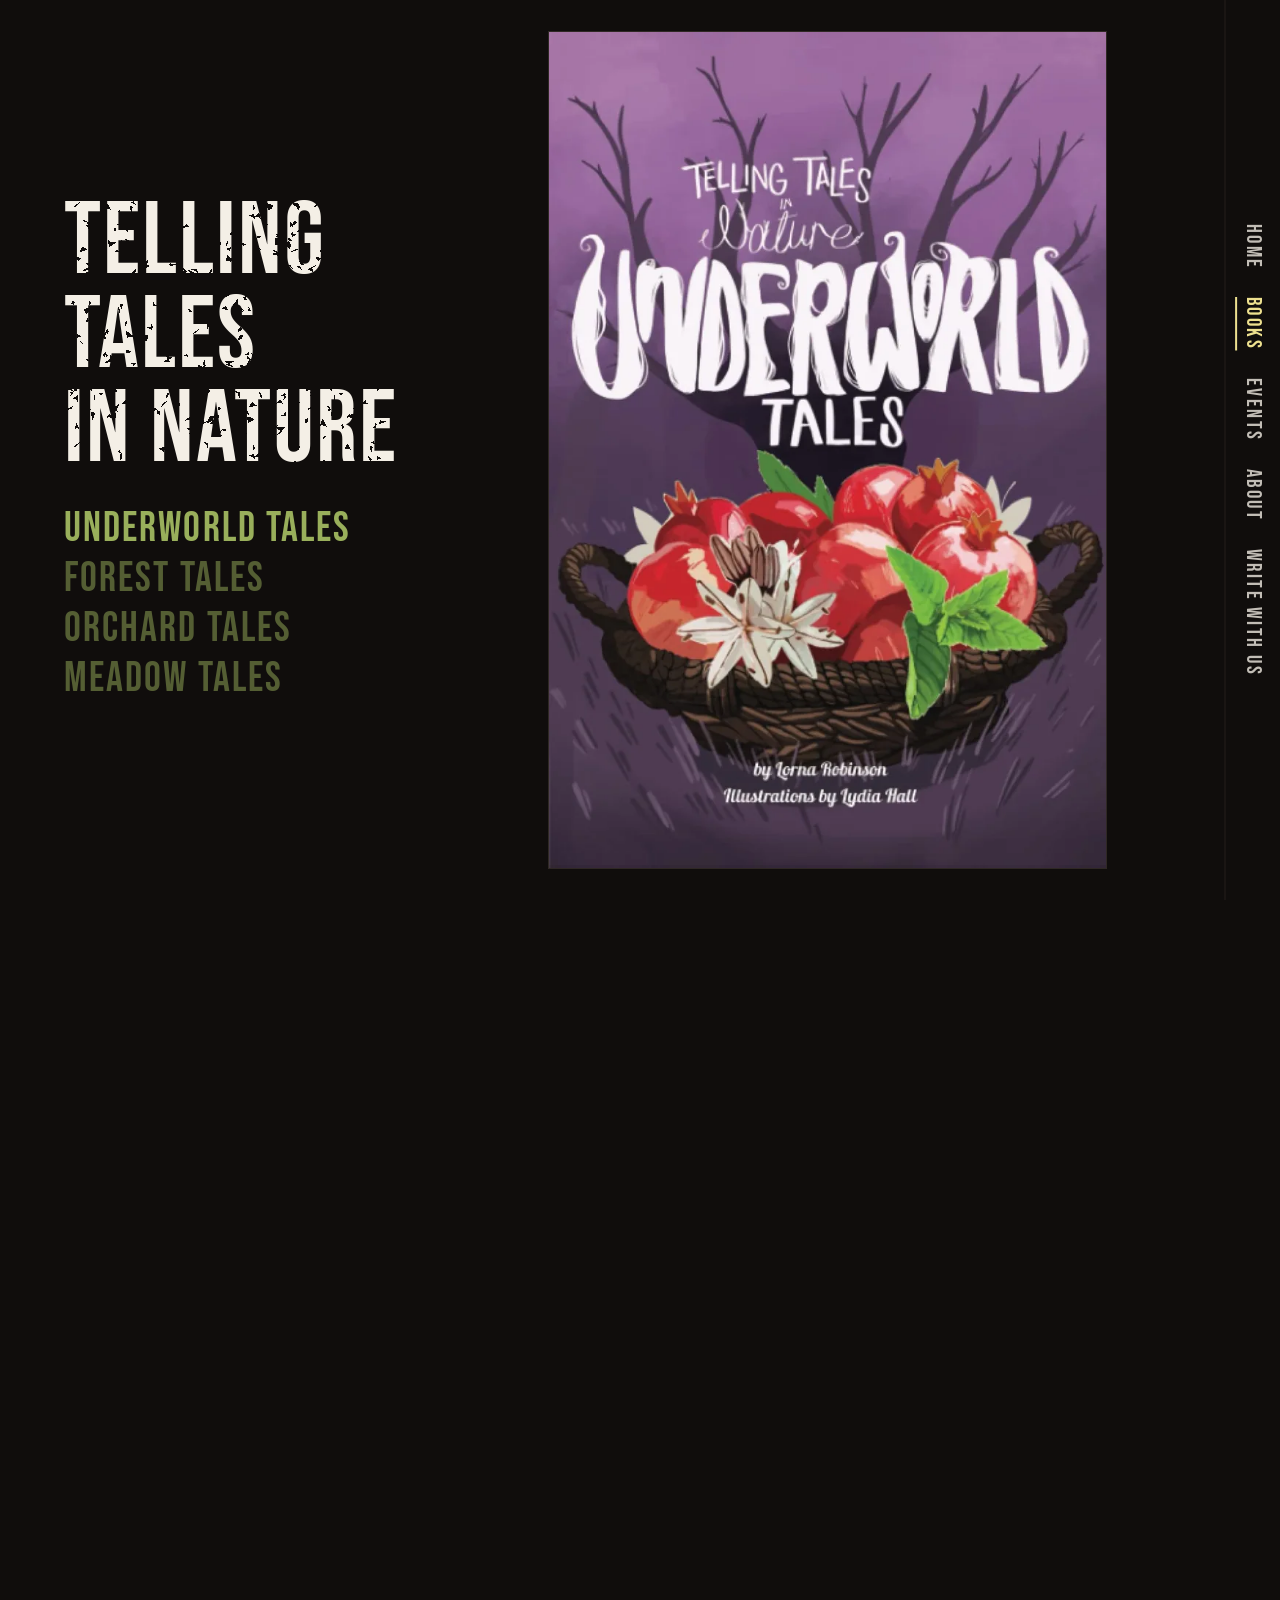
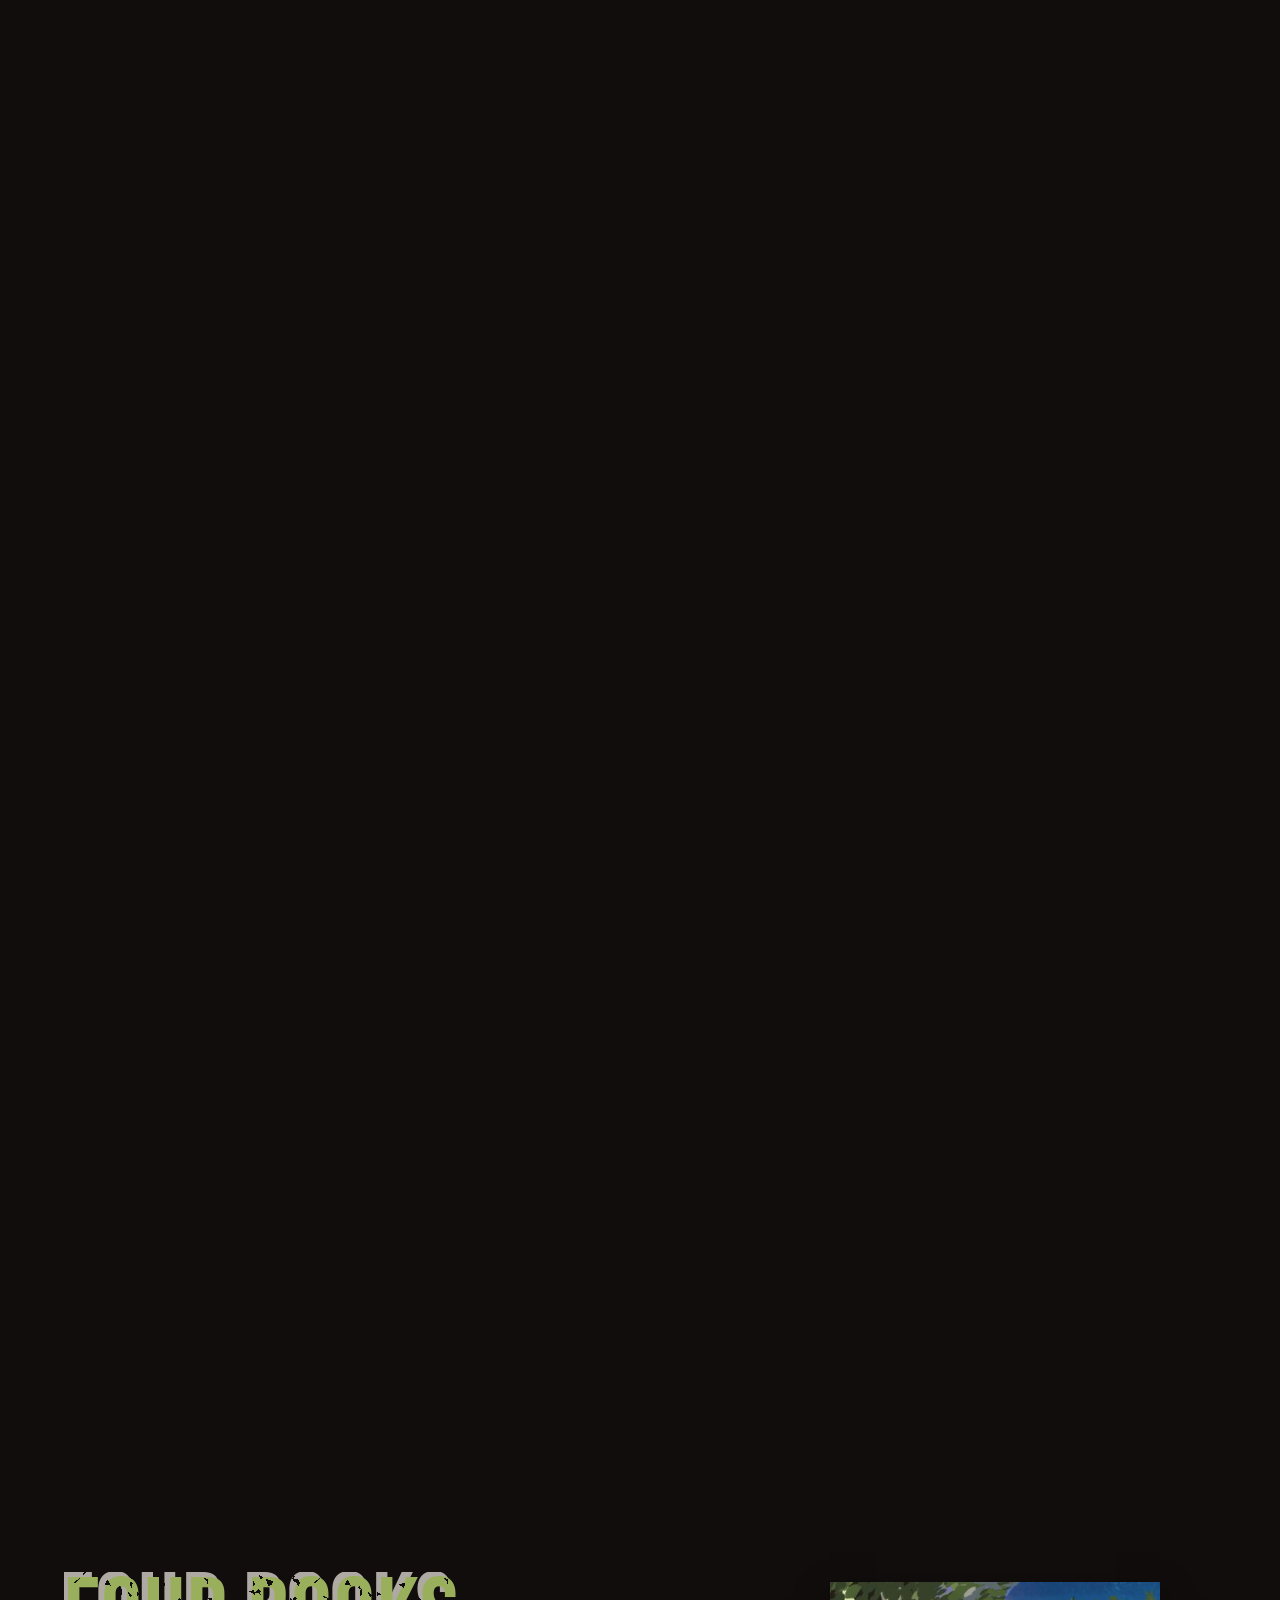
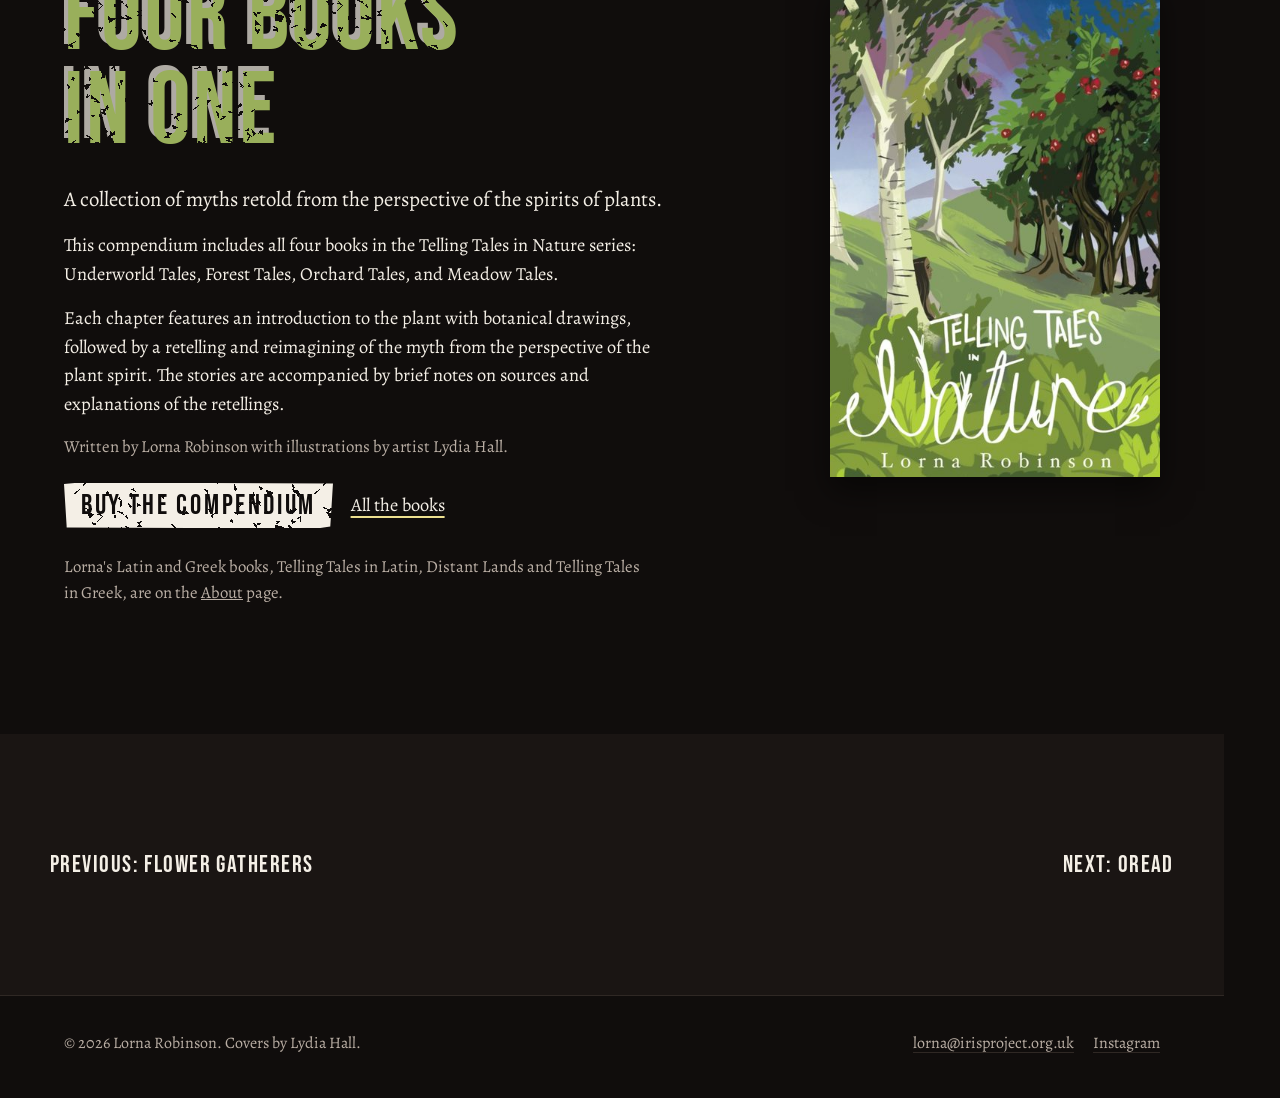
<file: telling-tales-in-nature/index.html>
<!doctype html>
<html lang="en-GB">
<head>
<meta charset="utf-8">
<meta name="viewport" content="width=device-width, initial-scale=1">
<meta name="robots" content="noindex"><!-- remove at go-live -->
<title>Telling Tales in Nature | Lorna Robinson</title>
<meta name="description" content="Telling Tales in Nature: Compendium by Lorna Robinson. Myths retold from the perspective of the spirits of plants: Underworld Tales, Forest Tales, Orchard Tales and Meadow Tales in one book, with botanical drawings by Lydia Hall.">
<link rel="canonical" href="https://lornarobinson.uk/telling-tales-in-nature/">
<meta property="og:title" content="Telling Tales in Nature | Lorna Robinson">
<meta property="og:description" content="Myths retold from the perspective of the spirits of plants: Underworld, Forest, Orchard and Meadow Tales in one book, illustrated by Lydia Hall.">
<meta property="og:image" content="https://lornarobinson.uk/img/og.jpg">
<meta property="og:image:width" content="1200">
<meta property="og:image:height" content="630">
<meta name="twitter:card" content="summary_large_image">
<meta property="og:type" content="book">
<meta property="og:url" content="https://lornarobinson.uk/telling-tales-in-nature/">
<link rel="icon" href="data:image/svg+xml,<svg xmlns='http://www.w3.org/2000/svg' viewBox='0 0 32 32'><rect width='32' height='32' fill='%23100d0c'/><g fill='none' stroke='%23e8702e' stroke-width='2.2'><circle cx='13' cy='19' r='4'/><circle cx='13' cy='19' r='9'/></g></svg>">
<link rel="preconnect" href="https://fonts.googleapis.com">
<link rel="preconnect" href="https://fonts.gstatic.com" crossorigin>
<link href="https://fonts.googleapis.com/css2?family=Bebas+Neue&family=Alegreya:ital,wght@0,400;0,500;1,400&display=swap" rel="stylesheet">
<link rel="stylesheet" href="../css/site.css">
<link rel="stylesheet" href="../css/telling-tales-in-nature.css">
<script>(function(d){d.className+=' js'+(matchMedia('(prefers-reduced-motion: reduce)').matches?' still':'')})(document.documentElement)</script>
</head>
<body>
<a class="skip" href="#main">Skip to the content</a>

<nav class="spine" aria-label="Pages">
  <ol>
    <li><a href="../">Home</a></li>
    <li class="bks">
      <a href="../books/" aria-current="true">Books</a>
      <button class="more" type="button" aria-expanded="false" aria-controls="books-list" aria-label="The five books"><svg viewBox="0 0 20 18" width="20" height="18" aria-hidden="true" focusable="false"><path d="M2 18V3M6 18V0M10 18V4M14 18V1M18.5 18l-3-15" fill="none" stroke="currentColor" stroke-width="2.4"/></svg></button>
      <ol class="fly" id="books-list" aria-label="The books">
        <li><a href="../oread/">Oread</a></li>
        <li><a href="../hamadryad/">Hamadryad</a></li>
        <li><a href="../the-birder/">The Birder</a></li>
        <li><a href="../flower-gatherers/">Flower Gatherers</a></li>
        <li><a href="../telling-tales-in-nature/" aria-current="page">Telling Tales in Nature</a></li>
        <li class="all"><a href="../books/">All books</a></li>
      </ol>
    </li>
    <li><a href="../events/">Events</a></li>
    <li><a href="../about/">About</a></li>
    <li><a href="../write-with-us/">Write with us</a></li>
  </ol>
</nav>
<button class="tab" aria-controls="sheet" aria-expanded="false">Contents</button>
<div class="sheet" id="sheet" role="dialog" aria-modal="true" aria-label="Contents">
  <button class="x" aria-label="Close the contents">Close</button>
  <ol>
    <li><a href="../">Home</a></li>
    <li class="bks"><a href="../books/" aria-current="true">Books <span>all five</span></a>
      <ol class="sub" aria-label="The books">
        <li><a href="../oread/">Oread</a></li>
        <li><a href="../hamadryad/">Hamadryad</a></li>
        <li><a href="../the-birder/">The Birder</a></li>
        <li><a href="../flower-gatherers/">Flower Gatherers</a></li>
        <li><a href="../telling-tales-in-nature/" aria-current="page">Telling Tales in Nature</a></li>
      </ol>
    </li>
    <li><a href="../events/">Events <span>Oxford</span></a></li>
    <li><a href="../about/">About <span>Lorna</span></a></li>
    <li><a href="../write-with-us/">Write with us <span>monthly café</span></a></li>
  </ol>
</div>

<main id="main">

<!-- The four books: a cover-shaped window holds the front covers of the four mini books, painted by Lydia Hall, and the
     reader's scroll brings them up into it one after another in her order, Underworld, Forest, Orchard, Meadow, each
     rising from the foot of the window over the last while its name lights; at the end the four are dealt out side by
     side in the same window, two by two: four books in one. js/telling-tales-in-nature.js drives it; without
     JavaScript or under reduced motion the four covers sit still, two by two, with the four tales listed. -->
<section class="dig" aria-labelledby="title">
  <div class="stage">
    <div class="in">
      <div>
        <h1 class="cap" id="title">Telling Tales in Nature</h1>
        <ol class="tales">
          <li>Underworld Tales</li>
          <li>Forest Tales</li>
          <li>Orchard Tales</li>
          <li>Meadow Tales</li>
        </ol>
      </div>
      <div class="well"><div class="pane">
        <div class="book"><img src="../img/telling-tales-in-nature/underworld-760.webp" srcset="../img/telling-tales-in-nature/underworld-480.webp 480w, ../img/telling-tales-in-nature/underworld-760.webp 760w, ../img/telling-tales-in-nature/underworld-1000.webp 1000w" sizes="(min-width: 700px) min(56vw, 56vh), 86vw" width="1000" height="1500" fetchpriority="high" alt="The cover of Underworld Tales, painted by Lydia Hall: a basket of pomegranates with white flowers on a dark purple ground under bare branches."><span class="shade"></span></div>
        <div class="book"><img src="../img/telling-tales-in-nature/forest-760.webp" srcset="../img/telling-tales-in-nature/forest-480.webp 480w, ../img/telling-tales-in-nature/forest-760.webp 760w, ../img/telling-tales-in-nature/forest-1000.webp 1000w" sizes="(min-width: 700px) min(56vw, 56vh), 86vw" width="1000" height="1500" alt="The cover of Forest Tales, painted by Lydia Hall: a ring of leaves, acorns and round green fruit on twisted branches among dark forest trunks."><span class="shade"></span></div>
        <div class="book"><img src="../img/telling-tales-in-nature/orchard-760.webp" srcset="../img/telling-tales-in-nature/orchard-480.webp 480w, ../img/telling-tales-in-nature/orchard-760.webp 760w, ../img/telling-tales-in-nature/orchard-1000.webp 1000w" sizes="(min-width: 700px) min(56vw, 56vh), 86vw" width="1000" height="1500" alt="The cover of Orchard Tales, painted by Lydia Hall: bowls of grapes, apples and olives and two figs under fruit trees against a peach sky."><span class="shade"></span></div>
        <div class="book"><img src="../img/telling-tales-in-nature/meadow-760.webp" srcset="../img/telling-tales-in-nature/meadow-480.webp 480w, ../img/telling-tales-in-nature/meadow-760.webp 760w, ../img/telling-tales-in-nature/meadow-1000.webp 1000w" sizes="(min-width: 700px) min(56vw, 56vh), 86vw" width="1000" height="1500" alt="The cover of Meadow Tales, painted by Lydia Hall: purple and violet flowers and red poppies in tall grass under a blue sky."><span class="shade"></span></div>
      </div></div>
    </div>
  </div>
</section>

<!-- The compendium: the one book that holds all four, with its own cover beside her words (still; the quiet half of the page) -->
<section class="sec compendium">
  <div class="in read">
      <h2 class="cap">Four books in one</h2>
      <img class="cover" src="../img/telling-tales-in-nature/cover-1000.jpg" srcset="../img/covers/telling-tales-in-nature-440.jpg 440w, ../img/telling-tales-in-nature/cover-1000.jpg 1000w" sizes="(min-width: 860px) 330px, 78vw" width="1000" height="1499" loading="lazy" alt="The cover of Telling Tales in Nature: Compendium, painted by Lydia Hall: a girl half hidden at the foot of a silver birch on a green hill, apple trees heavy with red fruit, dark trunks beyond, and a lilac and blue dusk sky.">
      <div class="words">
      <p class="lead">A collection of myths retold from the perspective of the spirits of plants.</p>
      <p>This compendium includes all four books in the Telling Tales in Nature series: Underworld Tales, Forest Tales, Orchard Tales, and Meadow Tales.</p>
      <p>Each chapter features an introduction to the plant with botanical drawings, followed by a retelling and reimagining of the myth from the perspective of the plant spirit. The stories are accompanied by brief notes on sources and explanations of the retellings.</p>
      <p class="formats">Written by Lorna Robinson with illustrations by artist Lydia Hall.</p>
      <div class="btns"><a class="btn" href="https://www.amazon.co.uk/dp/B0CSNN1BTN">Buy the compendium</a> <a class="link" href="../books/">All the books</a></div>
      <p class="classics">Lorna's Latin and Greek books, Telling Tales in Latin, Distant Lands and Telling Tales in Greek, are on the <a href="../about/">About</a> page.</p>
      </div>
  </div>
</section>

<section class="sec dusk">
  <div class="in">
    <nav class="nextprev" aria-label="Book to book"><a rel="prev" href="../flower-gatherers/">Previous: Flower Gatherers</a><a rel="next" href="../oread/">Next: Oread</a></nav>
  </div>
</section>
</main>

<footer class="foot">
  <div class="in">
    <p>© 2026 Lorna Robinson. Covers by Lydia Hall.</p>
    <p><a href="mailto:lorna@irisproject.org.uk">lorna@irisproject.org.uk</a> <a href="https://www.instagram.com/irisprojectlorna/">Instagram</a></p>
  </div>
</footer>

<script src="../js/site.js"></script>
<script src="../js/telling-tales-in-nature.js"></script>
</body>
</html>
</file>
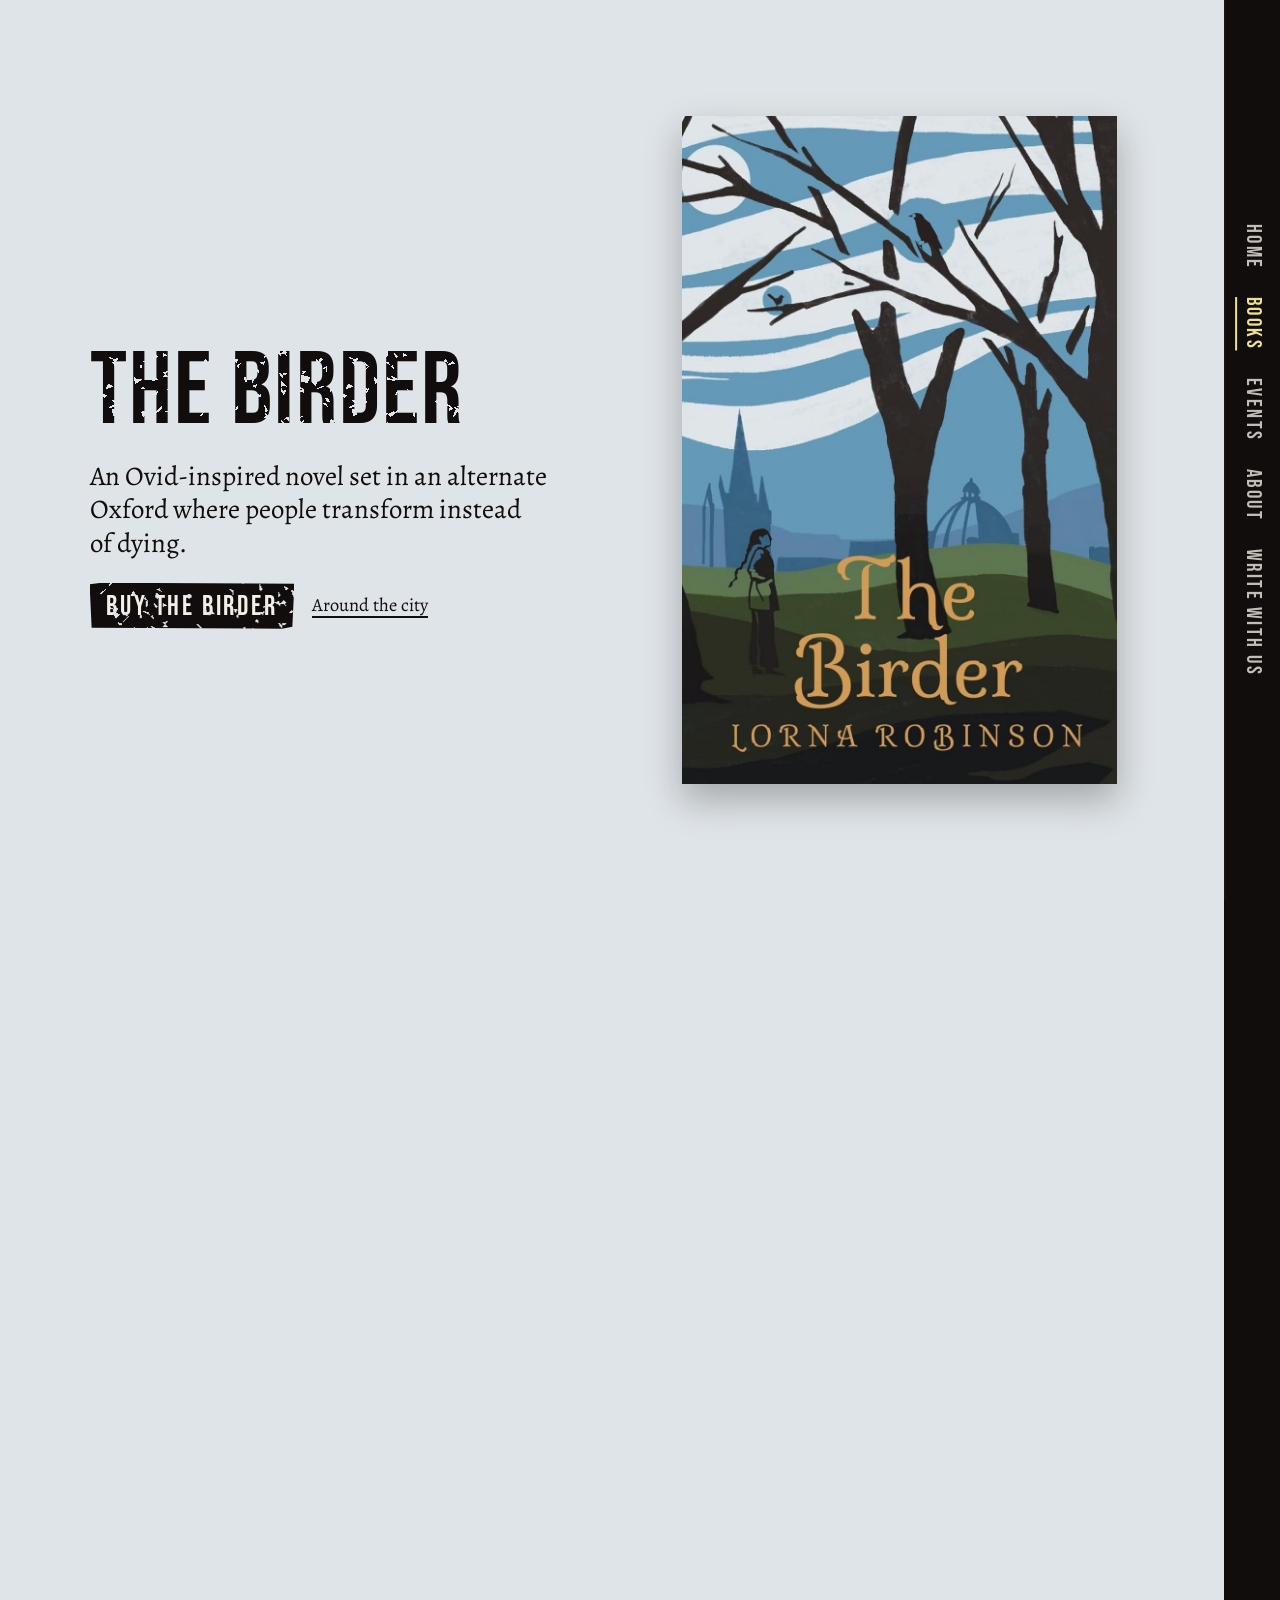
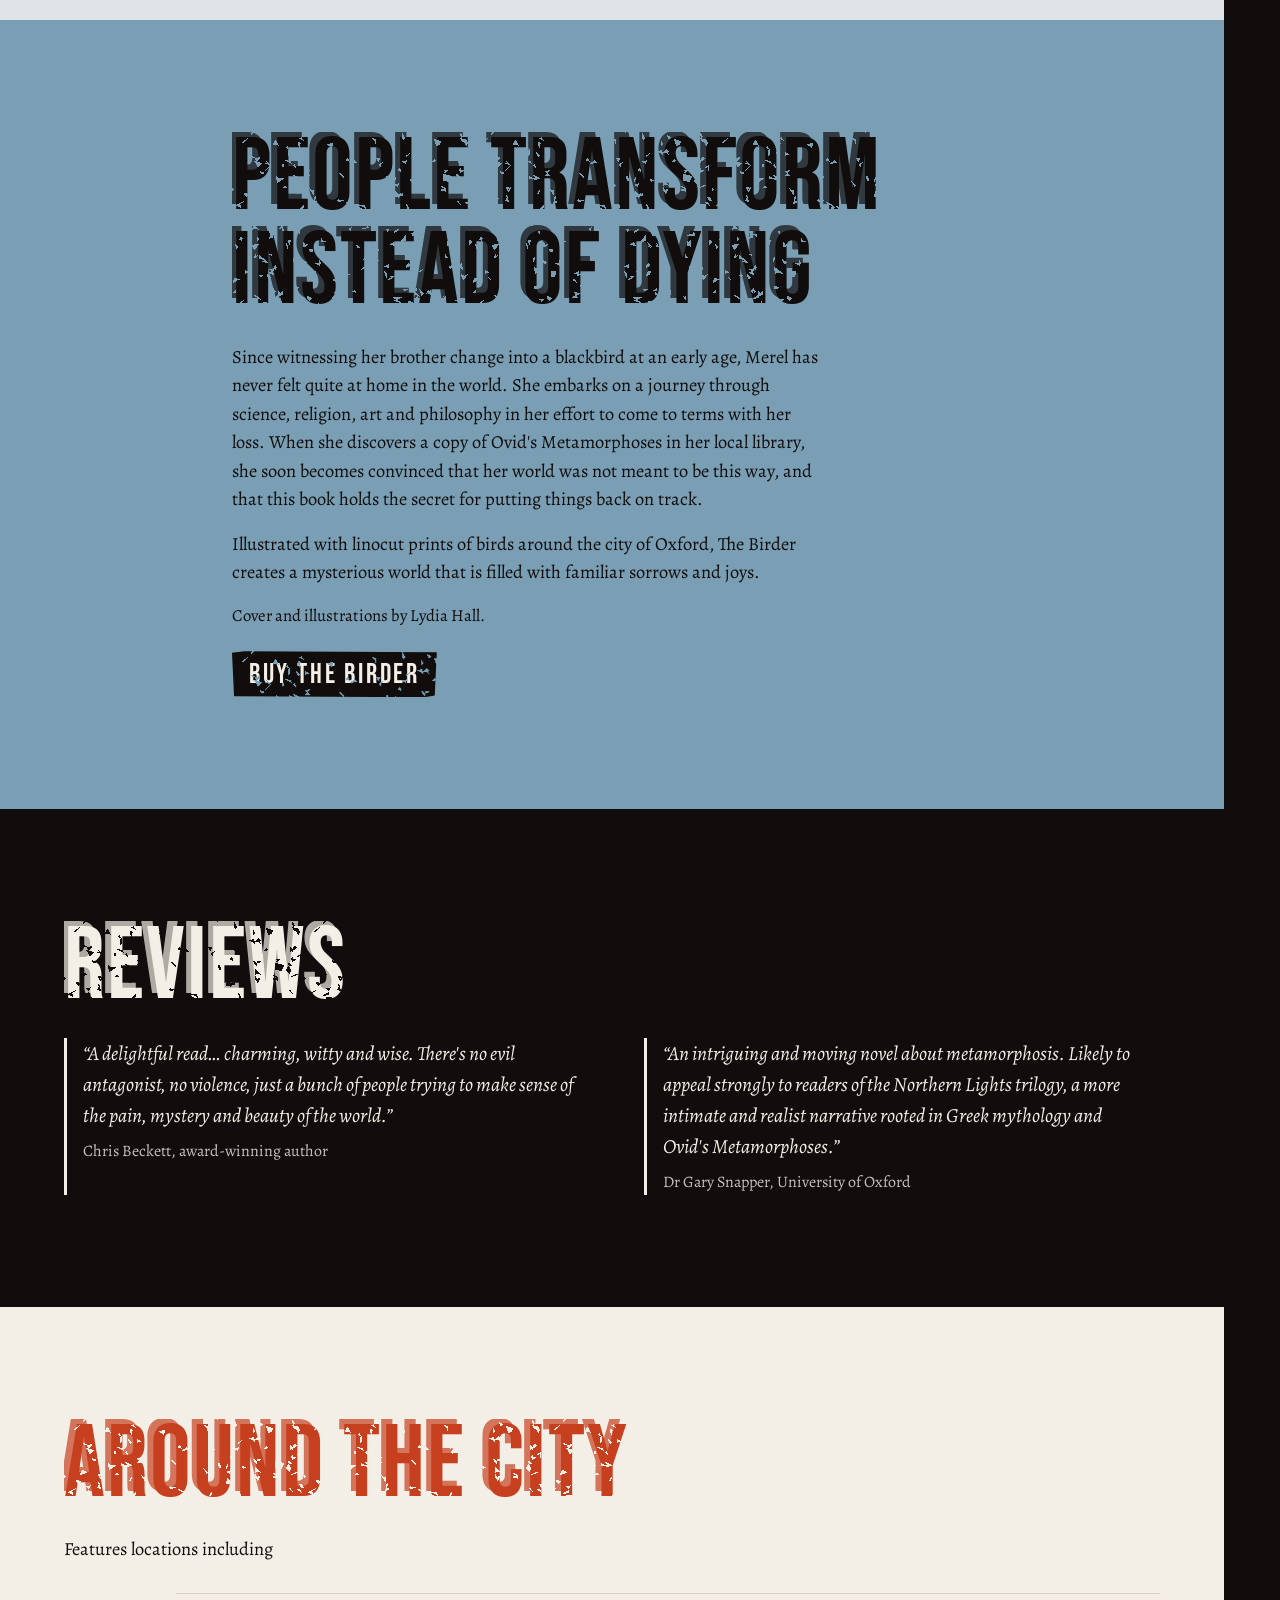
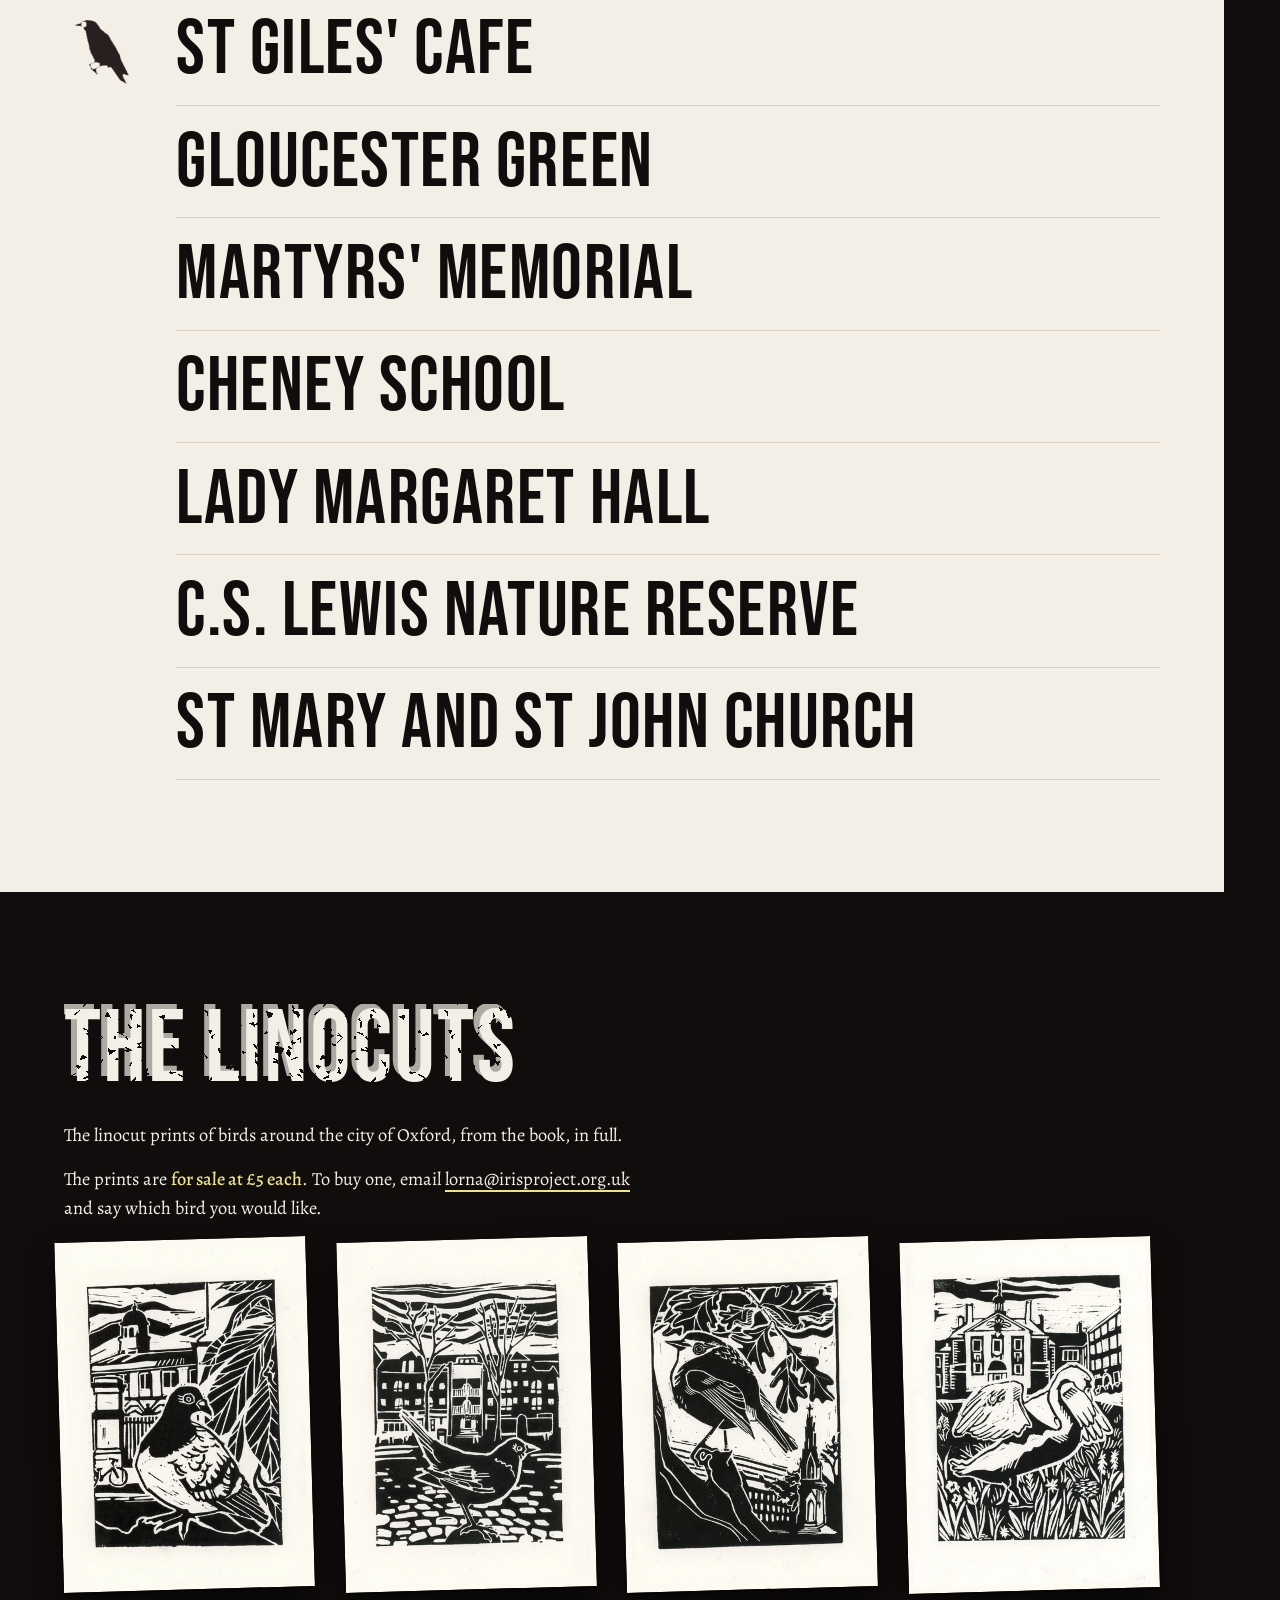
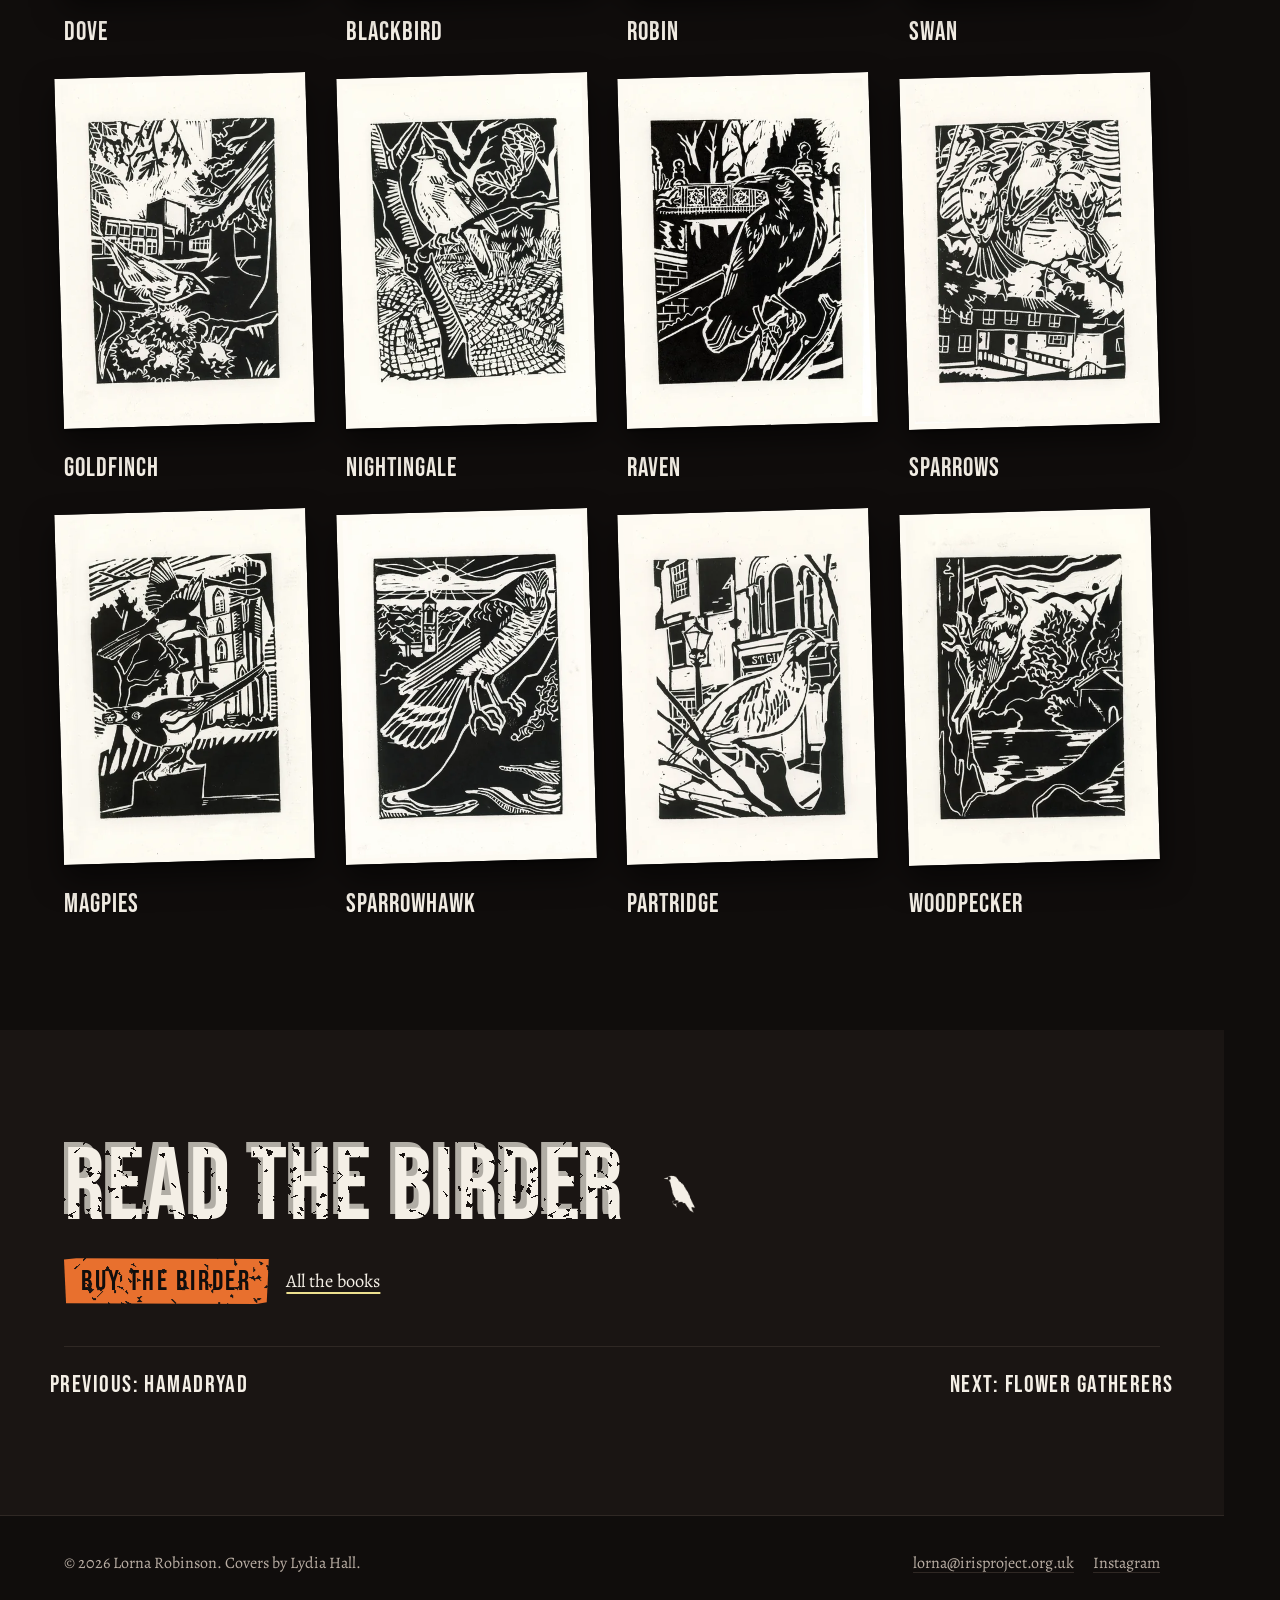
<file: the-birder/index.html>
<!doctype html>
<html lang="en-GB">
<head>
<meta charset="utf-8">
<meta name="viewport" content="width=device-width, initial-scale=1">
<meta name="robots" content="noindex"><!-- remove at go-live -->
<title>The Birder | Lorna Robinson</title>
<meta name="description" content="The Birder, a novel by Lorna Robinson: an Ovid-inspired story set in an alternate Oxford where people transform instead of dying, illustrated with linocut prints of birds around the city by Lydia Hall.">
<link rel="canonical" href="https://lornarobinson.uk/the-birder/">
<meta property="og:title" content="The Birder | Lorna Robinson">
<meta property="og:description" content="An Ovid-inspired novel set in an alternate Oxford where people transform instead of dying.">
<meta property="og:image" content="https://lornarobinson.uk/img/og.jpg">
<meta property="og:image:width" content="1200">
<meta property="og:image:height" content="630">
<meta name="twitter:card" content="summary_large_image">
<meta property="og:type" content="website">
<meta property="og:url" content="https://lornarobinson.uk/the-birder/">
<link rel="icon" href="data:image/svg+xml,<svg xmlns='http://www.w3.org/2000/svg' viewBox='0 0 32 32'><rect width='32' height='32' fill='%23100d0c'/><g fill='none' stroke='%23e8702e' stroke-width='2.2'><circle cx='13' cy='19' r='4'/><circle cx='13' cy='19' r='9'/></g></svg>">
<link rel="preconnect" href="https://fonts.googleapis.com">
<link rel="preconnect" href="https://fonts.gstatic.com" crossorigin>
<link href="https://fonts.googleapis.com/css2?family=Bebas+Neue&family=Alegreya:ital,wght@0,400;0,500;1,400&display=swap" rel="stylesheet">
<link rel="stylesheet" href="../css/site.css">
<link rel="stylesheet" href="../css/the-birder.css">
<link rel="preload" as="image" href="../img/covers/the-birder.jpg">
<script>(function(d){d.className+=' js'+(matchMedia('(prefers-reduced-motion: reduce)').matches?' still':'')})(document.documentElement)</script>
</head>
<body>
<a class="skip" href="#main">Skip to the content</a>

<nav class="spine" aria-label="Pages">
  <ol>
    <li><a href="../">Home</a></li>
    <li class="bks">
      <a href="../books/" aria-current="true">Books</a>
      <button class="more" type="button" aria-expanded="false" aria-controls="books-list" aria-label="The five books"><svg viewBox="0 0 20 18" width="20" height="18" aria-hidden="true" focusable="false"><path d="M2 18V3M6 18V0M10 18V4M14 18V1M18.5 18l-3-15" fill="none" stroke="currentColor" stroke-width="2.4"/></svg></button>
      <ol class="fly" id="books-list" aria-label="The books">
        <li><a href="../oread/">Oread</a></li>
        <li><a href="../hamadryad/">Hamadryad</a></li>
        <li><a href="../the-birder/" aria-current="page">The Birder</a></li>
        <li><a href="../flower-gatherers/">Flower Gatherers</a></li>
        <li><a href="../telling-tales-in-nature/">Telling Tales in Nature</a></li>
        <li class="all"><a href="../books/">All books</a></li>
      </ol>
    </li>
    <li><a href="../events/">Events</a></li>
    <li><a href="../about/">About</a></li>
    <li><a href="../write-with-us/">Write with us</a></li>
  </ol>
</nav>
<button class="tab" aria-controls="sheet" aria-expanded="false">Contents</button>
<div class="sheet" id="sheet" role="dialog" aria-modal="true" aria-label="Contents">
  <button class="x" aria-label="Close the contents">Close</button>
  <ol>
    <li><a href="../">Home</a></li>
    <li class="bks"><a href="../books/" aria-current="true">Books <span>all five</span></a>
      <ol class="sub" aria-label="The books">
        <li><a href="../oread/">Oread</a></li>
        <li><a href="../hamadryad/">Hamadryad</a></li>
        <li><a href="../the-birder/" aria-current="page">The Birder</a></li>
        <li><a href="../flower-gatherers/">Flower Gatherers</a></li>
        <li><a href="../telling-tales-in-nature/">Telling Tales in Nature</a></li>
      </ol>
    </li>
    <li><a href="../events/">Events <span>Oxford</span></a></li>
    <li><a href="../about/">About <span>Lorna</span></a></li>
    <li><a href="../write-with-us/">Write with us <span>monthly café</span></a></li>
  </ol>
</div>

<main id="main">
<!-- The hero: the cover, with its perched blackbird as a separate layer (img/the-birder/bird.webp) that js/the-birder.js
     lifts off the branch and sets down beside the title as the reader scrolls. patch.jpg is the sky it leaves behind. -->
<section class="hero" aria-label="The Birder">
  <div class="stage">
    <div class="title"><h1 class="cap">The Birder<span class="perch" aria-hidden="true"></span></h1></div>
    <div class="book">
      <img class="plate" src="../img/covers/the-birder.jpg" alt="The cover of The Birder: bare trees against a blue and white winter sky with two moons, a blackbird on a branch, the spires and dome of Oxford behind green hills, and a girl with a long plait standing under the trees. The title is in gold." width="900" height="1380" fetchpriority="high">
      <img class="patch" src="../img/the-birder/patch.jpg" alt="" width="440" height="492">
      <img class="bird" src="../img/the-birder/bird.webp" alt="" width="220" height="246">
    </div>
    <div class="say">
      <p class="lead">An Ovid-inspired novel set in an alternate Oxford where people transform instead of dying.</p>
      <div class="btns"><a class="btn" href="https://www.amazon.co.uk/dp/B0DNC7V79X">Buy The Birder</a><a class="link" href="#walk">Around the city</a></div>
    </div>
  </div>
</section>

<section class="sec sky" id="merel">
  <div class="in narrow">
    <h2 class="cap">People transform instead of dying</h2>
    <p>Since witnessing her brother change into a blackbird at an early age, Merel has never felt quite at home in the world. She embarks on a journey through science, religion, art and philosophy in her effort to come to terms with her loss. When she discovers a copy of Ovid's Metamorphoses in her local library, she soon becomes convinced that her world was not meant to be this way, and that this book holds the secret for putting things back on track.</p>
    <p>Illustrated with linocut prints of birds around the city of Oxford, The Birder creates a mysterious world that is filled with familiar sorrows and joys.</p>
    <p class="formats">Cover and illustrations by Lydia Hall.</p>
    <div class="btns"><a class="btn" href="https://www.amazon.co.uk/dp/B0DNC7V79X">Buy The Birder</a></div>
  </div>
</section>

<!-- Reviews, straight after the blurb (moved up, 2 Nov, at Lorna's request). -->
<section class="sec" id="reviews">
  <div class="in">
    <h2 class="cap">Reviews</h2>
    <div class="revs">
      <blockquote class="quote"><p>“A delightful read… charming, witty and wise. There's no evil antagonist, no violence, just a bunch of people trying to make sense of the pain, mystery and beauty of the world.”</p><cite>Chris Beckett, award-winning author</cite></blockquote>
      <blockquote class="quote"><p>“An intriguing and moving novel about metamorphosis. Likely to appeal strongly to readers of the Northern Lights trilogy, a more intimate and realist narrative rooted in Greek mythology and Ovid's Metamorphoses.”</p><cite>Dr Gary Snapper, University of Oxford</cite></blockquote>
    </div>
  </div>
</section>

<!-- The walk: the places the book is set in, in her order. The bird (same cut-out) moves down this list with the reader. -->
<section class="sec pale walk" id="walk">
  <div class="in">
    <h2 class="cap">Around the city</h2>
    <p>Features locations including</p>
    <img class="hop" src="../img/the-birder/bird.webp" alt="" width="220" height="246" loading="lazy">
    <ol class="places">
      <li><span class="name">St Giles' Cafe</span></li>
      <li><span class="name">Gloucester Green</span></li>
      <li><span class="name">Martyrs' Memorial</span></li>
      <li><span class="name">Cheney School</span></li>
      <li><span class="name">Lady Margaret Hall</span></li>
      <li><span class="name">C.S. Lewis Nature Reserve</span></li>
      <li><span class="name">St Mary and St John Church</span></li>
    </ol>
  </div>
</section>

<!-- The linocuts: all twelve full pages, in the order of the earlier shelf (the dove, left out before, first), each named for its bird. A sideways shelf on phones
     (with Previous and Next buttons, js/the-birder.js), a wrapping grid from 700px. Files: img/the-birder/<bird>-400,
     -640 and -960.webp, from Lorna's full-page scans (build/the-birder.md). The prints are not captioned with places:
     we do not know which place each shows. The price and the email are Lorna's own (2 Nov). -->
<section class="sec" id="prints">
  <div class="in">
    <h2 class="cap">The linocuts</h2>
    <p>The linocut prints of birds around the city of Oxford, from the book, in full.</p>
    <p class="sale">The prints are <strong>for sale at £5 each</strong>. To buy one, email <a class="link" href="mailto:lorna@irisproject.org.uk?subject=The%20Birder%20prints">lorna@irisproject.org.uk</a> and say which bird you would like.</p>
    <ul class="strip" id="strip" aria-label="Linocut prints from The Birder" tabindex="0">
      <li><figure><img src="../img/the-birder/dove-640.webp" srcset="../img/the-birder/dove-400.webp 400w, ../img/the-birder/dove-640.webp 640w, ../img/the-birder/dove-960.webp 960w" sizes="(min-width: 1100px) 260px, (min-width: 700px) calc((100vw - 160px) / 3), min(72vw, 320px)" alt="Linocut from The Birder: a pigeon on a gatepost in front of a building with a cupola, a bicycle by the railings, a tall leafy branch to the right." width="640" height="905" loading="lazy"><figcaption>Dove</figcaption></figure></li>
      <li><figure><img src="../img/the-birder/blackbird-640.webp" srcset="../img/the-birder/blackbird-400.webp 400w, ../img/the-birder/blackbird-640.webp 640w, ../img/the-birder/blackbird-960.webp 960w" sizes="(min-width: 1100px) 260px, (min-width: 700px) calc((100vw - 160px) / 3), min(72vw, 320px)" alt="Linocut from The Birder: a blackbird on cobbles in front of a terrace of town houses and bare trees." width="640" height="905" loading="lazy"><figcaption>Blackbird</figcaption></figure></li>
      <li><figure><img src="../img/the-birder/robin-640.webp" srcset="../img/the-birder/robin-400.webp 400w, ../img/the-birder/robin-640.webp 640w, ../img/the-birder/robin-960.webp 960w" sizes="(min-width: 1100px) 260px, (min-width: 700px) calc((100vw - 160px) / 3), min(72vw, 320px)" alt="Linocut from The Birder: a robin on a branch under oak leaves, a spire and a long building below." width="640" height="905" loading="lazy"><figcaption>Robin</figcaption></figure></li>
      <li><figure><img src="../img/the-birder/swan-640.webp" srcset="../img/the-birder/swan-400.webp 400w, ../img/the-birder/swan-640.webp 640w, ../img/the-birder/swan-960.webp 960w" sizes="(min-width: 1100px) 260px, (min-width: 700px) calc((100vw - 160px) / 3), min(72vw, 320px)" alt="Linocut from The Birder: a swan among tall grasses and flowers in front of a large house with a cupola." width="640" height="905" loading="lazy"><figcaption>Swan</figcaption></figure></li>
      <li><figure><img src="../img/the-birder/goldfinch-640.webp" srcset="../img/the-birder/goldfinch-400.webp 400w, ../img/the-birder/goldfinch-640.webp 640w, ../img/the-birder/goldfinch-960.webp 960w" sizes="(min-width: 1100px) 260px, (min-width: 700px) calc((100vw - 160px) / 3), min(72vw, 320px)" alt="Linocut from The Birder: a goldfinch on a branch over spiky chestnut cases, a modern building behind." width="640" height="905" loading="lazy"><figcaption>Goldfinch</figcaption></figure></li>
      <li><figure><img src="../img/the-birder/nightingale-640.webp" srcset="../img/the-birder/nightingale-400.webp 400w, ../img/the-birder/nightingale-640.webp 640w, ../img/the-birder/nightingale-960.webp 960w" sizes="(min-width: 1100px) 260px, (min-width: 700px) calc((100vw - 160px) / 3), min(72vw, 320px)" alt="Linocut from The Birder: a nightingale on a branch above a cobbled path and grasses." width="640" height="905" loading="lazy"><figcaption>Nightingale</figcaption></figure></li>
      <li><figure><img src="../img/the-birder/raven-640.webp" srcset="../img/the-birder/raven-400.webp 400w, ../img/the-birder/raven-640.webp 640w, ../img/the-birder/raven-960.webp 960w" sizes="(min-width: 1100px) 260px, (min-width: 700px) calc((100vw - 160px) / 3), min(72vw, 320px)" alt="Linocut from The Birder: a raven on a branch beside an ornate iron railing and bare trees." width="640" height="905" loading="lazy"><figcaption>Raven</figcaption></figure></li>
      <li><figure><img src="../img/the-birder/sparrows-640.webp" srcset="../img/the-birder/sparrows-400.webp 400w, ../img/the-birder/sparrows-640.webp 640w, ../img/the-birder/sparrows-960.webp 960w" sizes="(min-width: 1100px) 260px, (min-width: 700px) calc((100vw - 160px) / 3), min(72vw, 320px)" alt="Linocut from The Birder: three sparrows perched together in holly above a row of houses." width="640" height="905" loading="lazy"><figcaption>Sparrows</figcaption></figure></li>
      <li><figure><img src="../img/the-birder/magpies-640.webp" srcset="../img/the-birder/magpies-400.webp 400w, ../img/the-birder/magpies-640.webp 640w, ../img/the-birder/magpies-960.webp 960w" sizes="(min-width: 1100px) 260px, (min-width: 700px) calc((100vw - 160px) / 3), min(72vw, 320px)" alt="Linocut from The Birder: two magpies, one in flight and one on a wall, in front of a church tower." width="640" height="905" loading="lazy"><figcaption>Magpies</figcaption></figure></li>
      <li><figure><img src="../img/the-birder/sparrowhawk-640.webp" srcset="../img/the-birder/sparrowhawk-400.webp 400w, ../img/the-birder/sparrowhawk-640.webp 640w, ../img/the-birder/sparrowhawk-960.webp 960w" sizes="(min-width: 1100px) 260px, (min-width: 700px) calc((100vw - 160px) / 3), min(72vw, 320px)" alt="Linocut from The Birder: a sparrowhawk on a branch above rooftops, the sun rising behind a tower." width="640" height="905" loading="lazy"><figcaption>Sparrowhawk</figcaption></figure></li>
      <li><figure><img src="../img/the-birder/partridge-640.webp" srcset="../img/the-birder/partridge-400.webp 400w, ../img/the-birder/partridge-640.webp 640w, ../img/the-birder/partridge-960.webp 960w" sizes="(min-width: 1100px) 260px, (min-width: 700px) calc((100vw - 160px) / 3), min(72vw, 320px)" alt="Linocut from The Birder: a partridge in front of a shop window and a street lamp." width="640" height="905" loading="lazy"><figcaption>Partridge</figcaption></figure></li>
      <li><figure><img src="../img/the-birder/woodpecker-640.webp" srcset="../img/the-birder/woodpecker-400.webp 400w, ../img/the-birder/woodpecker-640.webp 640w, ../img/the-birder/woodpecker-960.webp 960w" sizes="(min-width: 1100px) 260px, (min-width: 700px) calc((100vw - 160px) / 3), min(72vw, 320px)" alt="Linocut from The Birder: a woodpecker clinging to a trunk above water and trees." width="640" height="905" loading="lazy"><figcaption>Woodpecker</figcaption></figure></li>
    </ul>
    <div class="shelfnav btns"><button type="button" class="btn prev" aria-controls="strip">Previous</button><button type="button" class="btn next" aria-controls="strip">Next</button></div>
  </div>
</section>


<section class="sec dusk close" id="buy">
  <div class="in">
    <!-- the hero's blackbird again (the same cut-out, img/the-birder/bird.webp, as a mask in paper white: black ink
         would vanish on this ground, and white on black is how the linocuts above print it), settling on the end of
         the heading as it rises (js/the-birder.js). It sits beside the h2, not in it: .cap's speckle mask would clip
         it to the heading's box. -->
    <div class="perched"><h2 class="cap">Read The Birder</h2><span class="alight" aria-hidden="true"></span></div>
    <div class="btns"><a class="btn org" href="https://www.amazon.co.uk/dp/B0DNC7V79X">Buy The Birder</a><a class="link" href="../books/">All the books</a></div>
    <nav class="nextprev" aria-label="Book to book"><a rel="prev" href="../hamadryad/">Previous: Hamadryad</a><a rel="next" href="../flower-gatherers/">Next: Flower Gatherers</a></nav>
  </div>
</section>
</main>

<footer class="foot">
  <div class="in">
    <p>© 2026 Lorna Robinson. Covers by Lydia Hall.</p>
    <p><a href="mailto:lorna@irisproject.org.uk">lorna@irisproject.org.uk</a> <a href="https://www.instagram.com/irisprojectlorna/">Instagram</a></p>
  </div>
</footer>

<script src="../js/site.js"></script>
<script src="../js/the-birder.js"></script>
</body>
</html>
</file>
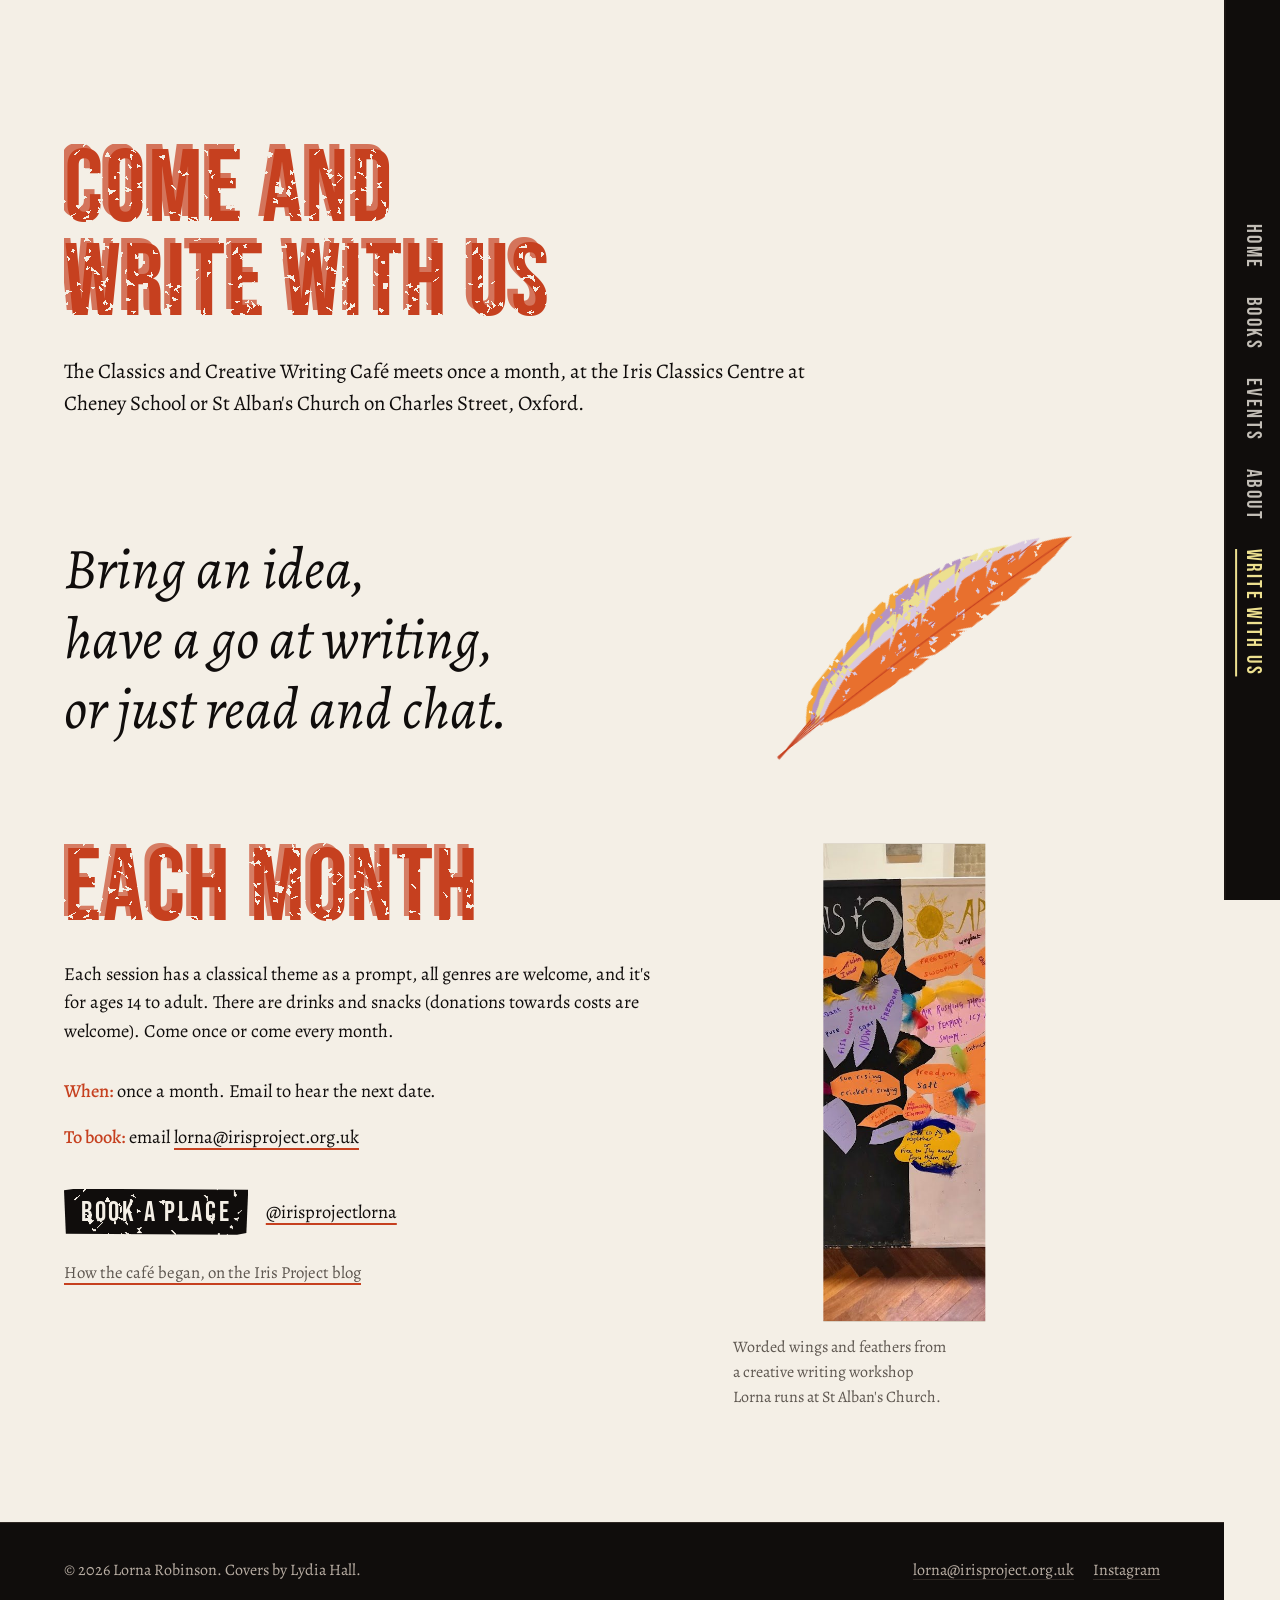
<file: write-with-us/index.html>
<!doctype html>
<html lang="en-GB">
<head>
<meta charset="utf-8">
<meta name="viewport" content="width=device-width, initial-scale=1">
<meta name="robots" content="noindex"><!-- remove at go-live -->
<title>Write with us | Lorna Robinson</title>
<meta name="description" content="The Classics and Creative Writing Café: once a month in Oxford, ages 14 to adult, a classical theme as a prompt, all genres welcome. Book by email.">
<link rel="canonical" href="https://lornarobinson.uk/write-with-us/">
<meta property="og:title" content="Come and write with us | Lorna Robinson">
<meta property="og:description" content="The Classics and Creative Writing Café: once a month in Oxford, ages 14 to adult, a classical theme as a prompt, all genres welcome. Book by email.">
<meta property="og:image" content="https://lornarobinson.uk/img/og.jpg">
<meta property="og:image:width" content="1200">
<meta property="og:image:height" content="630">
<meta name="twitter:card" content="summary_large_image">
<meta property="og:type" content="website">
<meta property="og:url" content="https://lornarobinson.uk/write-with-us/">
<link rel="icon" href="data:image/svg+xml,<svg xmlns='http://www.w3.org/2000/svg' viewBox='0 0 32 32'><rect width='32' height='32' fill='%23100d0c'/><g fill='none' stroke='%23e8702e' stroke-width='2.2'><circle cx='13' cy='19' r='4'/><circle cx='13' cy='19' r='9'/></g></svg>">
<link rel="preconnect" href="https://fonts.googleapis.com">
<link rel="preconnect" href="https://fonts.gstatic.com" crossorigin>
<link href="https://fonts.googleapis.com/css2?family=Bebas+Neue&family=Alegreya:ital,wght@0,400;0,500;1,400&display=swap" rel="stylesheet">
<link rel="stylesheet" href="../css/site.css">
<link rel="stylesheet" href="../css/drawings.css">
<link rel="stylesheet" href="../css/write-with-us.css?v=3">
<script>(function(d){d.className+=' js'+(matchMedia('(prefers-reduced-motion: reduce)').matches?' still':'')})(document.documentElement)</script>
</head>
<body class="paper">
<a class="skip" href="#main">Skip to the content</a>

<nav class="spine" aria-label="Pages">
  <ol>
    <li><a href="../">Home</a></li>
    <li class="bks">
      <a href="../books/">Books</a>
      <button class="more" type="button" aria-expanded="false" aria-controls="books-list" aria-label="The five books"><svg viewBox="0 0 20 18" width="20" height="18" aria-hidden="true" focusable="false"><path d="M2 18V3M6 18V0M10 18V4M14 18V1M18.5 18l-3-15" fill="none" stroke="currentColor" stroke-width="2.4"/></svg></button>
      <ol class="fly" id="books-list" aria-label="The books">
        <li><a href="../oread/">Oread</a></li>
        <li><a href="../hamadryad/">Hamadryad</a></li>
        <li><a href="../the-birder/">The Birder</a></li>
        <li><a href="../flower-gatherers/">Flower Gatherers</a></li>
        <li><a href="../telling-tales-in-nature/">Telling Tales in Nature</a></li>
        <li class="all"><a href="../books/">All books</a></li>
      </ol>
    </li>
    <li><a href="../events/">Events</a></li>
    <li><a href="../about/">About</a></li>
    <li><a href="../write-with-us/" aria-current="page">Write with us</a></li>
  </ol>
</nav>
<button class="tab" aria-controls="sheet" aria-expanded="false">Contents</button>
<div class="sheet" id="sheet" role="dialog" aria-modal="true" aria-label="Contents">
  <button class="x" aria-label="Close the contents">Close</button>
  <ol>
    <li><a href="../">Home</a></li>
    <li class="bks"><a href="../books/">Books <span>all five</span></a>
      <ol class="sub" aria-label="The books">
        <li><a href="../oread/">Oread</a></li>
        <li><a href="../hamadryad/">Hamadryad</a></li>
        <li><a href="../the-birder/">The Birder</a></li>
        <li><a href="../flower-gatherers/">Flower Gatherers</a></li>
        <li><a href="../telling-tales-in-nature/">Telling Tales in Nature</a></li>
      </ol>
    </li>
    <li><a href="../events/">Events <span>Oxford</span></a></li>
    <li><a href="../about/">About <span>Lorna</span></a></li>
    <li><a href="../write-with-us/" aria-current="page">Write with us <span>monthly café</span></a></li>
  </ol>
</div>

<main id="main">

<section class="sec pale open">
  <div class="in narrow">
    <h1 class="cap" data-register="top">Come and write with us</h1>
    <p class="lead">The Classics and Creative Writing Café meets once a month, at the Iris Classics Centre at Cheney School or St Alban's Church on Charles Street, Oxford.</p>
  </div>
</section>

<!-- her invitation, set large and still: it never moves -->
<section class="sec pale written" aria-label="Her invitation">
  <div class="in narrow">
    <p class="hand">Bring an idea,<br>have a go at writing,<br>or just read and chat.</p>
    <!-- drawn moment: worded feathers, the five phrases from her St Alban's workshop board (freedom, swooping,
         sun rising, crickets singing, air rushing through my feathers), cut as one paper wing. Decorative: the board
         photo below says the same. Delete this whole figure to remove it. -->
    <figure class="draw" data-draw="worded-feathers"><svg class="wf" viewBox="0 0 400 360" width="400" height="360" aria-hidden="true" focusable="false"><defs><pattern id="worded-feathers-grain" patternUnits="userSpaceOnUse" width="240" height="240" x="7" y="3"><image href="../img/speckle.png" width="240" height="240"/></pattern><mask id="worded-feathers-ink" maskUnits="userSpaceOnUse" x="-40" y="-80" width="440" height="160" style="mask-type:alpha"><rect x="-40" y="-80" width="440" height="160" fill="url(#worded-feathers-grain)"/></mask></defs><g class="fth" data-i="4"><g transform="translate(26 332) rotate(-49)"><path d="M28.2 -1.2 31.2 -0.3 38.4 -6.7 42.9 -10.1 46.8 -13.1 55.2 -16.4 59.8 -19.1 64.0 -20.9 71.9 -21.9 81.3 -22.3 90.6 -22.6 96.1 -24.3 100.6 -23.5 108.1 -24.4 113.7 -24.5 114.7 -24.7 110.4 -20.0 105.7 -15.8 113.3 -20.6 121.2 -25.0 126.3 -25.0 131.1 -25.7 136.8 -25.0 144.2 -25.9 148.1 -25.9 143.5 -21.5 139.1 -16.6 144.2 -20.2 149.7 -22.4 154.6 -26.0 162.0 -26.4 170.8 -26.1 178.0 -24.7 179.4 -24.6 175.1 -20.3 170.4 -15.7 178.6 -19.5 185.9 -23.9 193.1 -21.2 197.6 -20.4 202.2 -19.1 206.6 -17.6 201.6 -14.3 197.6 -11.3 205.6 -13.8 213.1 -16.0 218.7 -12.2 226.1 -9.1 234.9 -4.1 239.8 -0.0 241.5 0.1 236.4 1.7 231.3 2.9 222.4 4.7 214.4 6.1 207.0 7.4 202.7 8.3 195.0 6.7 187.2 4.0 196.2 8.9 191.8 9.8 183.1 10.6 178.0 9.9 171.3 10.9 164.1 7.7 155.8 4.9 160.4 7.5 164.8 11.0 158.4 10.7 153.3 10.7 144.9 10.6 137.9 10.8 130.1 7.5 122.4 4.9 126.7 7.3 131.4 10.8 130.3 11.3 125.3 11.0 118.0 10.1 111.9 10.9 105.9 10.5 100.2 10.7 90.9 9.8 85.2 10.0 77.4 9.2 72.6 8.9 65.2 9.3 56.1 7.1 51.3 6.1 43.2 4.4 38.5 3.2 31.2 0.2 28.2 1.2Z" fill="#f2a43a" mask="url(#worded-feathers-ink)"/><path class="hair quill" d="M-10 0Q120.0 -5.8 236.0 0"/><path id="worded-feathers-t4" d="M40.8 -10.0Q120.0 -11.8 216.0 -7.4" fill="none"/><text class="word"><textPath href="#worded-feathers-t4" startOffset="100%" text-anchor="end">freedom</textPath></text></g></g><g class="fth" data-i="3"><g transform="translate(26 332) rotate(-39)"><path d="M32.4 -1.2 35.4 0.7 42.7 -6.7 47.3 -9.3 51.7 -12.5 55.9 -13.8 62.8 -17.0 68.1 -19.7 75.2 -22.8 82.4 -22.3 91.5 -23.3 101.0 -23.6 105.8 -24.8 113.1 -24.5 118.6 -25.0 124.3 -24.8 133.5 -25.6 142.7 -25.7 144.2 -26.3 139.4 -21.5 135.2 -16.8 140.3 -19.9 145.6 -23.6 150.7 -26.5 156.4 -26.4 161.1 -26.6 169.5 -26.4 175.3 -27.4 177.3 -27.0 173.0 -22.3 168.3 -17.3 173.8 -20.6 178.2 -24.1 183.8 -27.0 188.4 -27.4 194.2 -26.5 202.2 -25.9 206.5 -24.5 210.5 -24.4 205.7 -19.6 201.5 -15.6 209.2 -19.5 217.0 -23.4 224.1 -21.5 231.0 -18.6 238.9 -16.7 234.5 -13.6 229.9 -10.7 237.2 -13.1 245.4 -14.9 251.2 -12.1 259.2 -8.5 265.4 -5.1 271.7 0.1 273.5 0.4 271.1 0.3 266.6 1.9 259.3 2.9 251.9 5.2 244.4 5.8 238.3 7.1 230.5 5.0 222.8 3.5 231.8 7.8 228.3 8.1 223.1 9.5 218.0 10.0 210.4 10.3 202.8 10.5 195.1 7.9 187.3 4.8 191.4 8.1 196.3 10.7 196.3 10.4 187.1 11.6 179.1 10.8 172.0 11.6 164.9 10.9 156.8 7.5 149.4 4.9 153.7 8.1 158.4 10.9 157.8 11.3 151.0 10.8 142.5 10.6 134.5 10.3 127.1 10.4 119.2 7.8 111.6 4.6 116.0 7.2 120.6 10.3 120.2 9.9 111.8 9.6 104.8 9.7 99.8 9.6 90.5 9.3 84.0 9.6 75.0 8.6 70.3 7.9 62.3 6.5 55.1 5.9 49.9 4.2 42.5 3.4 35.4 0.7 32.4 1.2Z" fill="#b493c4" mask="url(#worded-feathers-ink)"/><path class="hair quill" d="M-10 0Q136.0 -6.5 268.0 0"/><path id="worded-feathers-t3" d="M46.2 -10.6Q136.0 -12.5 244.8 -7.6" fill="none"/><text class="word"><textPath href="#worded-feathers-t3" startOffset="100%" text-anchor="end">swooping</textPath></text></g></g><g class="fth" data-i="2"><g transform="translate(26 332) rotate(-29)"><path d="M36.3 -1.2 39.3 -0.3 44.1 -3.9 48.4 -8.0 54.9 -11.0 60.2 -14.8 66.3 -16.4 74.4 -20.3 83.2 -23.3 92.8 -23.5 98.5 -24.7 104.1 -24.7 111.8 -25.1 119.9 -25.5 124.4 -26.0 130.2 -25.8 138.9 -26.6 139.1 -26.4 134.6 -21.5 130.1 -16.9 134.9 -20.5 140.4 -23.3 145.6 -26.6 153.0 -26.8 161.3 -27.2 168.2 -27.2 174.6 -27.8 175.9 -27.7 171.6 -22.4 166.9 -17.7 172.2 -21.4 176.8 -24.2 182.4 -27.8 187.0 -28.4 194.7 -27.7 203.2 -28.5 209.6 -27.4 215.3 -27.5 210.6 -22.8 206.3 -17.6 211.2 -20.5 216.4 -23.5 221.8 -27.1 228.4 -26.6 233.1 -25.8 242.7 -23.4 248.8 -21.6 252.1 -21.2 247.8 -17.9 243.1 -13.6 250.9 -16.3 258.6 -19.7 265.6 -17.5 270.6 -15.7 275.1 -14.3 275.7 -13.5 266.7 -8.6 274.8 -10.3 282.2 -11.4 288.0 -8.4 296.9 -3.2 303.5 0.9 301.3 0.5 291.9 3.4 286.4 3.5 279.8 5.7 275.0 5.7 269.5 7.3 264.2 8.0 255.6 8.1 248.1 9.7 240.6 7.2 232.6 4.6 237.1 7.8 241.6 10.2 240.3 10.9 234.0 11.0 229.7 11.5 221.3 11.1 212.7 11.5 206.0 12.0 198.3 9.1 190.5 5.4 195.2 8.9 199.5 12.0 195.8 12.4 188.9 12.4 183.8 12.0 174.7 12.2 169.7 11.9 164.0 11.7 155.8 8.8 148.5 5.2 153.3 8.9 157.5 11.6 152.8 11.6 143.9 10.9 139.2 11.8 134.7 11.2 129.7 11.1 123.9 11.1 117.0 10.4 112.1 10.6 106.0 10.4 98.7 10.4 93.9 9.7 89.6 9.6 80.1 9.2 73.8 8.1 65.5 7.4 60.9 6.7 54.9 4.6 48.4 3.6 39.3 -0.2 36.3 1.2Z" fill="#ede08f" mask="url(#worded-feathers-ink)"/><path class="hair quill" d="M-10 0Q151.0 -7.2 298.0 0"/><path id="worded-feathers-t2" d="M51.3 -11.1Q151.0 -13.2 271.8 -7.8" fill="none"/><text class="word"><textPath href="#worded-feathers-t2" startOffset="100%" text-anchor="end">sun rising</textPath></text></g></g><g class="fth" data-i="1"><g transform="translate(26 332) rotate(-19)"><path d="M39.9 -1.2 42.9 -0.4 50.1 -6.5 56.0 -9.5 62.3 -13.6 69.2 -16.2 76.5 -19.0 83.0 -20.9 87.8 -23.6 95.5 -24.0 103.0 -24.3 109.7 -25.3 114.9 -25.7 121.5 -26.0 130.9 -26.0 135.9 -26.7 144.2 -26.4 150.4 -27.9 159.8 -27.0 163.5 -27.8 158.8 -23.1 154.5 -17.8 160.1 -20.8 164.5 -24.3 170.0 -28.0 174.3 -28.8 180.0 -28.9 188.4 -28.6 197.1 -28.5 202.9 -29.4 206.5 -28.9 202.2 -23.9 197.5 -18.5 203.0 -22.1 207.6 -25.2 213.0 -29.0 217.9 -29.4 226.0 -29.6 232.5 -28.3 239.5 -28.0 243.9 -27.7 239.0 -22.5 234.9 -17.8 240.1 -20.7 245.6 -23.6 250.4 -27.0 255.8 -26.2 263.1 -25.1 268.9 -23.1 275.6 -21.7 281.2 -20.5 276.9 -16.9 272.2 -13.1 280.4 -15.8 287.7 -18.8 295.3 -15.5 303.4 -12.9 312.4 -9.7 317.4 -7.9 326.1 -3.0 331.5 -0.1 325.4 1.3 318.8 2.5 314.6 4.0 305.8 4.7 300.4 5.2 294.7 6.9 285.7 7.5 279.1 8.8 271.5 6.0 263.6 4.2 272.6 9.4 271.7 9.7 267.4 9.2 259.1 10.8 250.4 11.8 244.4 11.2 238.9 11.7 231.3 8.1 223.4 5.3 228.1 8.5 232.4 11.9 228.0 11.8 220.4 11.5 213.5 12.4 208.5 12.0 200.9 12.6 193.0 11.9 185.4 8.8 177.5 5.3 182.0 8.1 186.5 11.8 179.8 12.3 171.5 12.1 162.9 10.8 154.4 11.3 148.6 11.1 144.1 11.1 136.1 8.3 128.6 5.0 133.4 8.4 137.6 11.0 131.7 10.6 126.3 10.9 121.8 10.9 113.6 10.6 104.2 10.3 95.0 9.7 87.1 10.0 81.3 8.3 76.3 7.3 70.5 7.2 63.2 5.9 55.1 3.2 47.7 1.7 42.9 -0.6 39.9 1.2Z" fill="#d9c8e0" mask="url(#worded-feathers-ink)"/><path class="hair quill" d="M-10 0Q165.0 -7.9 326.0 0"/><path id="worded-feathers-t1" d="M56.1 -11.5Q165.0 -13.9 297.0 -8.0" fill="none"/><text class="word"><textPath href="#worded-feathers-t1" startOffset="100%" text-anchor="end">crickets singing</textPath></text></g></g><g class="fth" data-i="0"><g transform="translate(26 332) rotate(-9)"><path d="M43.3 -1.2 46.3 0.5 50.6 -4.0 55.2 -7.6 62.9 -11.6 70.6 -14.9 79.7 -18.6 84.0 -20.3 92.6 -23.4 100.1 -24.2 109.2 -25.1 115.6 -26.1 121.4 -26.2 130.0 -27.0 137.9 -27.4 146.2 -27.6 151.6 -27.7 147.0 -23.1 142.6 -17.7 147.6 -21.4 152.7 -24.3 158.1 -28.0 162.5 -28.9 170.5 -29.0 178.5 -28.6 186.1 -29.4 191.4 -28.8 191.8 -29.3 187.7 -24.3 182.8 -18.8 188.3 -22.3 192.8 -25.8 198.3 -29.5 205.7 -29.3 214.3 -29.3 219.7 -30.1 229.0 -29.6 235.2 -30.0 230.8 -24.7 226.2 -19.2 231.4 -22.9 236.8 -26.3 241.7 -30.0 247.7 -30.3 252.8 -29.6 257.8 -29.2 265.4 -28.1 272.4 -27.5 268.0 -22.4 263.4 -17.6 271.1 -21.8 278.9 -26.6 285.4 -24.8 292.6 -24.5 301.2 -21.5 306.4 -19.6 309.5 -19.4 304.9 -16.4 300.5 -12.4 308.3 -14.8 316.0 -17.6 324.0 -14.3 331.8 -12.2 341.1 -8.3 346.5 -5.4 352.6 -2.1 357.5 0.7 353.9 1.0 349.6 1.4 340.4 3.5 332.1 5.7 327.1 6.3 320.1 7.0 315.8 7.2 311.6 8.5 306.8 8.8 298.5 6.2 291.3 4.3 300.3 9.5 298.3 10.1 290.9 10.4 285.2 10.5 277.7 11.9 272.4 12.0 266.5 12.3 259.2 8.6 251.0 5.7 255.0 9.3 260.0 12.6 257.2 12.3 248.9 12.8 243.4 13.3 235.7 13.1 230.5 12.4 223.1 13.0 215.8 9.3 207.6 5.8 212.2 9.3 216.6 12.9 214.6 13.0 210.2 12.4 204.9 12.8 198.0 13.0 190.6 13.4 182.6 12.9 176.7 12.5 169.1 9.3 161.2 5.6 165.6 8.7 170.2 12.4 166.7 11.9 161.9 12.5 155.6 12.4 148.1 12.3 142.9 12.4 133.6 11.1 127.9 12.0 122.2 12.0 114.8 11.3 107.1 10.4 99.1 10.1 90.6 9.5 86.0 8.9 77.4 7.2 72.1 6.8 65.1 5.6 58.9 3.4 50.5 1.7 46.3 -0.6 43.3 1.2Z" fill="#e8702e" mask="url(#worded-feathers-ink)"/><path class="hair quill" d="M-10 0Q178.0 -8.5 352.0 0"/><path id="worded-feathers-t0" d="M60.5 -12.0Q178.0 -14.5 320.4 -8.1" fill="none"/><text class="word"><textPath href="#worded-feathers-t0" startOffset="100%" text-anchor="end">air rushing through my feathers</textPath></text></g></g></svg></figure>
  </div>
</section>

<section class="sec pale table">
  <div class="in two">
    <div>
      <h2 class="cap">Each month</h2>
      <p>Each session has a classical theme as a prompt, all genres are welcome, and it's for ages 14 to adult. There are drinks and snacks (donations towards costs are welcome). Come once or come every month.</p>
      <ul class="rules">
        <li><b>When:</b> once a month. Email to hear the next date.</li>
        <li><b>To book:</b> email <a class="link" href="mailto:lorna@irisproject.org.uk">lorna@irisproject.org.uk</a></li>
      </ul>
      <div class="btns"><a class="btn" href="mailto:lorna@irisproject.org.uk">Book a place</a><a class="link" href="https://www.instagram.com/irisprojectlorna/">@irisprojectlorna</a></div>
      <p class="more"><a class="link" href="https://apolloandartemisblog.wordpress.com/2024/12/31/new-classics-creative-writing-cafe/">How the café began, on the Iris Project blog</a></p>
    </div>
    <figure class="board">
      <img src="../img/write-with-us/board.jpg" width="694" height="925" loading="lazy" alt="A tall board, black on the left and white on the right, headed Artemis and Apollo with a moon and a sun. It is covered in paper feathers and wings in orange, lilac, yellow and blue, each with handwritten words: freedom, swooping, sun rising, crickets singing, air rushing through my feathers.">
      <figcaption>Worded wings and feathers from a creative writing workshop Lorna runs at St Alban's&nbsp;Church.</figcaption>
    </figure>
  </div>
</section>

</main>

<footer class="foot">
  <div class="in">
    <p>© 2026 Lorna Robinson. Covers by Lydia Hall.</p>
    <p><a href="mailto:lorna@irisproject.org.uk">lorna@irisproject.org.uk</a> <a href="https://www.instagram.com/irisprojectlorna/">Instagram</a></p>
  </div>
</footer>

<script src="../js/site.js"></script>
<script src="../js/drawings.js"></script>
<script src="../js/write-with-us.js?v=4"></script>
</body>
</html>
</file>
<file: css/site.css>
/* lornarobinson.uk: shared styles for every page.
   Everything is lifted from the Hamadryad and Oread covers (artwork by Lydia Hall):
   the printed black ground, the tree-ring oranges, the tunnel lilac, the cream-yellow of her name,
   the tall rough capitals of the titles (Bebas Neue, speckled like the print) and a classical reading face.
   Page builders: do not edit this file. Page-specific rules go in the page's own <style> or css/<page>.css. */

:root {
  /* the print speckle (img/speckle.png), built in so masks also work when a page is opened straight from a folder */
  --speckle: url("[data-uri]");
  --ground: #100d0c;
  --ground-2: #1a1513;
  --rule: #2f2824;
  --ring: #e8702e;
  --ring-hi: #f2a43a;
  --ring-deep: #c6401f;
  --lilac: #b493c4;
  --lilac-pale: #d9c8e0;
  --tunnel: #2a2430;
  --name: #ede08f;
  --paper: #f4efe6;
  --soft: #b9aea4;
  --cap: "Bebas Neue", "Oswald", "Arial Narrow", sans-serif;
  --read: "Alegreya", Georgia, serif;
  --gutter: clamp(1rem, 5vw, 4rem);
  --spine: 0px;
  --measure: 37rem;
}
* { box-sizing: border-box; }
html { -webkit-text-size-adjust: 100%; scroll-padding-top: 1rem; }
body { margin: 0; background: var(--ground); color: var(--paper); font-family: var(--read); font-size: 1.15rem; line-height: 1.55; overflow-x: hidden; }
img { display: block; max-width: 100%; height: auto; }
a { color: inherit; }
:focus-visible { outline: 3px solid var(--name); outline-offset: 3px; }
.cafe :focus-visible, .pale :focus-visible { outline-color: var(--ring-deep); }
main { display: block; }
h1, h2, h3, h4 { text-wrap: balance; }
p { margin: 0 0 1rem; max-width: var(--measure); text-wrap: pretty; }

/* the cover's capitals: tall, rough, flecked like a print */
.cap { font-family: var(--cap); font-weight: 400; letter-spacing: .02em; line-height: .92; -webkit-mask: var(--speckle) 0 0 / 240px 240px repeat; mask: var(--speckle) 0 0 / 240px 240px repeat; }

/* skip link */
.skip { position: absolute; left: var(--gutter); top: -4rem; z-index: 60; background: var(--name); color: var(--ground); padding: .5rem .9rem; font-family: var(--cap); font-size: 1.2rem; letter-spacing: .08em; text-decoration: none; }
.skip:focus { top: .6rem; }

/* ---------- nav: the cover's vertical title, as a spine on the right edge ---------- */
.spine { position: fixed; z-index: 40; top: 0; right: 0; height: 100%; width: 56px; background: var(--ground); border-left: 2px solid var(--ground-2); display: none; }
.spine ol { --rail-gap: 1.5rem; list-style: none; margin: 0; padding: 0; height: 100%; display: flex; flex-direction: column; justify-content: center; gap: var(--rail-gap); align-items: center; }
.spine > ol > li { display: flex; flex-direction: column; align-items: center; } /* every item sized by its word alone, no line box below it */
.spine a { writing-mode: vertical-rl; text-decoration: none; font-family: var(--cap); font-size: 1.3rem; letter-spacing: .12em; color: var(--paper); opacity: .78; padding: .1rem 0; }
.spine a:hover, .spine a[aria-current], .spine a.on { opacity: 1; color: var(--name); }
.spine a[aria-current], .spine a.on { text-decoration: underline; text-decoration-thickness: 2px; text-underline-offset: 6px; }
.tab { position: fixed; z-index: 41; right: 0; top: 46%; width: 38px; padding: .9rem 0; border: 0; background: var(--paper); color: var(--ground); font-family: var(--cap); font-size: 1.15rem; letter-spacing: .14em; writing-mode: vertical-rl; cursor: pointer; border-radius: 0; clip-path: polygon(8% 0, 100% 0, 100% 100%, 0 100%, 4% 50%); box-shadow: -1px 0 0 var(--rule); }
.sheet { position: fixed; inset: 0; z-index: 50; background: var(--ground); color: var(--paper); display: none; padding: 4.2rem var(--gutter) 2rem; overflow: auto; }
.sheet.open { display: block; }
.sheet ol { list-style: none; margin: 0; padding: 0; }
.sheet a { display: block; text-decoration: none; font-family: var(--cap); font-size: 2.5rem; line-height: 1.15; padding: .3rem 0; border-bottom: 1px solid #2c2522; }
.sheet a span { color: var(--name); font-size: 1.1rem; font-family: var(--read); letter-spacing: 0; margin-left: .6rem; }
.sheet a[aria-current], .sheet a.on { color: var(--name); }
.sheet .x { position: absolute; top: 1rem; right: 1rem; background: none; border: 0; color: var(--paper); font-family: var(--cap); font-size: 1.6rem; letter-spacing: .1em; cursor: pointer; padding: .3rem .5rem; }
body.sheet-open { overflow: hidden; }
/* under 900px the Contents tab (38px, fixed at the right edge) sits over the gutter: every column keeps clear of it */
@media (max-width: 899px) { .sec .in, .foot .in { padding-right: 26px; } }
@media (min-width: 900px) {
  :root { --spine: 56px; }
  .spine { display: block; }
  .tab, .sheet { display: none; }
  body { padding-right: var(--spine); }
}
@media (min-width: 900px) and (max-height: 780px) { .spine ol { --rail-gap: 1rem; } .spine a { font-size: 1.15rem; } }

/* Books in the rail: the link goes to books/; the small shelf mark under it (a real button) runs the five titles out
   from the rail, each standing on its spine like the rail's own words, on the rail's ground: the rail simply grows
   wider to the left. No box, no shadow, no animation: it is there or it is not. Opens on hover (mouse), on the
   button (click, tap, Enter, Space); Escape, an outside click or tabbing past the last title closes it (js/site.js).
   Without JavaScript the button is hidden and the titles show on hover and while focus is inside (Tab from Books). */
/* the item takes the rail's full width and the list sits over the rail's own left border, so the mouse never
   crosses a gap between "Books" and the titles (the border is redrawn on the list's right edge, so nothing shifts) */
.spine .bks { display: flex; flex-direction: column; align-items: center; gap: 0; align-self: stretch; }
/* the rail is words only, in one even rhythm: hovering Books opens the list, and a click or tap goes to the Books page.
   The list's button sits in the gap under Books (it takes no room of its own) and only shows when the keyboard reaches it. */
.spine .more { display: grid; place-items: center; width: 44px; height: var(--rail-gap); margin-bottom: calc(-1 * var(--rail-gap)); padding: 0; border: 0; background: none; color: var(--paper); opacity: 0; cursor: pointer; }
.spine .more:focus-visible { opacity: 1; color: var(--name); }
.spine .more svg { width: 18px; height: 16px; }
.spine .fly { display: none; position: absolute; top: 0; right: calc(100% - 2px); height: 100%; width: auto; margin: 0; padding: 0 1rem 0 1.3rem; border-right: 2px solid var(--ground-2); gap: 1.1rem; flex-direction: row-reverse; align-items: center; justify-content: flex-start; background: var(--ground); border-left: 2px solid var(--ground-2); }
.spine .bks[data-open] .fly, html:not(.js) .spine .bks:hover .fly, html:not(.js) .spine .bks:focus-within .fly { display: flex; }
html:not(.js) .spine .more { display: none; }
.spine .fly li { writing-mode: vertical-rl; line-height: 1; }
.spine .fly a { font-size: 1.55rem; line-height: 1; opacity: 1; }
.spine .fly a:hover { color: var(--name); }
.spine .fly .all { margin-right: .2rem; padding-right: 1.1rem; border-right: 1px solid var(--rule); align-self: stretch; display: flex; justify-content: center; }
.spine .fly .all a { color: var(--lilac); }
/* with JavaScript the titles hang from the line of "Books" itself (js/site.js sets --bt to where it stands),
   like the books on a shelf, rather than each centred on its own; without it they stay centred on the rail */
.spine .bks[data-open] .fly { align-items: stretch; }
.spine .bks[data-open] .fly li { padding-top: var(--bt, 0px); }
.spine .bks[data-open] .fly .all { justify-content: flex-start; }
.spine .fly .all a:hover, .spine .fly .all a[aria-current] { color: var(--name); }
@media (min-width: 900px) and (max-height: 780px) { .spine .fly a { font-size: 1.3rem; } }
/* short screens (a 1024x600 netbook, a landscape tablet with browser bars): the rail and its Books mark still fit */
@media (min-width: 900px) and (max-height: 660px) { .spine ol { --rail-gap: .7rem; } .spine a { font-size: 1rem; } .spine .more svg { width: 12px; height: 11px; } .spine .fly a { font-size: 1.15rem; } }

/* the five under Books in the Contents sheet: on the same left edge as the rest, smaller */
.sheet .bks > a { border-bottom: 0; }
.sheet .sub { padding: 0 0 .5rem; border-bottom: 1px solid #2c2522; }
.sheet .sub a { font-size: 1.75rem; line-height: 1.1; padding: .25rem 0; border-bottom: 0; }

/* ---------- speckled print buttons and links ---------- */
.btns { display: flex; flex-wrap: wrap; gap: .7rem 1.1rem; align-items: center; }
.btn { display: inline-block; text-decoration: none; font-family: var(--cap); font-size: 1.45rem; letter-spacing: .1em; line-height: 1; padding: .62rem 1.05rem .5rem; background: var(--paper); color: var(--ground); border: 0; cursor: pointer; clip-path: polygon(0 3%, 6% 0, 100% 2%, 99% 96%, 94% 100%, 1% 98%); -webkit-mask: var(--speckle) 0 0 / 240px 240px repeat; mask: var(--speckle) 0 0 / 240px 240px repeat; }
.btn.lil { background: var(--lilac); }
.btn.org { background: var(--ring); }
.btn.dark { background: var(--ground); color: var(--paper); }
.btn:hover { background: var(--name); color: var(--ground); }
.link { text-decoration: underline; text-decoration-color: var(--name); text-decoration-thickness: 2px; text-underline-offset: 5px; }
.pale .link, .cafe .link { text-decoration-color: var(--ring-deep); }
@media (min-width: 900px) { .btn { font-size: 1.75rem; } }

/* ---------- sections and prose ---------- */
.sec { padding: clamp(3.5rem, 9vw, 7rem) var(--gutter); }
.in { max-width: 1120px; margin: 0 auto; }
.in.narrow { max-width: 760px; }
h2 { font-size: clamp(3rem, 12vw, 6.4rem); margin: 0 0 1.4rem; }
h3 { font-family: var(--cap); font-weight: 400; font-size: 2rem; letter-spacing: .04em; margin: 0 0 .3rem; line-height: 1; }
.two { display: grid; gap: 2.4rem; align-items: start; }
@media (min-width: 860px) { .two { grid-template-columns: minmax(0, 5fr) minmax(0, 7fr); gap: 4.5rem; } .two.flip > :first-child { order: 2; } }
.cover { box-shadow: 0 14px 30px rgba(0, 0, 0, .5); width: min(330px, 78vw); }
.quote { font-style: italic; font-size: 1.25rem; border-left: 3px solid currentColor; padding-left: 1rem; margin: 1.6rem 0 0; max-width: 34rem; }
.quote p { margin: 0; }
.quote cite { display: block; font-style: normal; font-size: 1rem; margin-top: .5rem; opacity: .8; }
.formats { font-size: 1.05rem; color: var(--soft); margin-bottom: 1.4rem; }
.lead { font-size: 1.3rem; max-width: 40rem; }
.rules { list-style: none; padding: 0; margin: 1.6rem 0 0; }
.rules li { padding: .55rem 0; border-top: 1px solid var(--rule); }
.rules li:last-child { border-bottom: 1px solid var(--rule); }
.rules b { font-weight: 500; color: var(--name); }
.pale .rules li, .cafe .rules li { border-color: #d9d0c2; }
.pale .rules b, .cafe .rules b { color: var(--ring-deep); }

/* grounds: the lilac of the tunnel, the orange of the rings, the paper of the café */
.below { background: var(--lilac); color: var(--tunnel); }
.below h2 { color: var(--ground); }
.below .formats { color: #3c3346; }
.below .btn { background: var(--ground); color: var(--lilac-pale); }
.below .btn:hover { background: var(--tunnel); color: var(--paper); }
.below .link { text-decoration-color: var(--ground); }
.below :focus-visible { outline-color: var(--ground); }
.above h2 { color: var(--ring); }
.dusk { background: var(--ground-2); }
.pale, .cafe { background: var(--paper); color: var(--ground); }
.cafe h2, .pale h2 { color: var(--ring-deep); }
.cafe .btn, .pale .btn { background: var(--ground); color: var(--paper); }
.cafe .btn:hover, .pale .btn:hover { background: var(--ring-deep); color: var(--paper); }
.pale .formats { color: #5e5750; }

/* events: used by the home block and the events page */
.dates { list-style: none; padding: 0; margin: 0 0 2rem; display: grid; gap: 2rem; }
@media (min-width: 860px) { .dates { grid-template-columns: 1fr 1fr; gap: 4rem; } }
.dates .day { font-family: var(--cap); font-size: clamp(3.4rem, 13vw, 5.6rem); line-height: .9; color: var(--name); display: block; }
.dates .what { font-family: var(--cap); font-size: 1.8rem; letter-spacing: .04em; display: block; margin: .4rem 0 .5rem; color: var(--lilac); }
.dates p { color: var(--paper); }
/* no one-word last line ("Classics and Creative / Writing Café"); a title with a table number breaks before it, greedy, as pretty would pull a word down to it */
.dates .what { text-wrap: pretty; }
.dates .what:has(.tbl) { text-wrap: wrap; }
.dates .tbl { color: var(--ring-hi); white-space: nowrap; }
.past .day { color: var(--soft); }
.past .what { color: var(--soft); }
[data-past-wrap][hidden], [data-when-empty][hidden] { display: none; }

/* book to book: the same two links at the foot of every book page, in the ring
   Oread > Hamadryad > The Birder > Flower Gatherers > Telling Tales in Nature > Oread */
.nextprev { display: flex; justify-content: space-between; gap: 1rem 2rem; flex-wrap: wrap; font-family: var(--cap); font-size: 1.5rem; letter-spacing: .06em; }
.nextprev a { text-decoration: none; }
.nextprev a[rel="next"] { margin-left: auto; text-align: right; }
.nextprev a:hover { color: var(--name); }
.pale .nextprev a:hover { color: var(--ring-deep); }

/* ---------- footer ---------- */
.foot { background: var(--ground); color: var(--soft); padding: 2.2rem var(--gutter) 2.6rem; font-size: 1rem; border-top: 1px solid var(--rule); }
.foot .in { display: grid; gap: .5rem; }
.foot p { margin: 0; max-width: none; }
.foot a { text-decoration-color: var(--rule); text-underline-offset: 4px; }
.foot a:hover { color: var(--paper); }
.foot p a + a { margin-left: 1rem; }

@media (min-width: 860px) { .foot .in { grid-template-columns: 1fr auto; align-items: end; } }

/* ---------- motion contract ----------
   Scroll-linked pieces get class "fx". With JavaScript and full motion, js/site.js sets their transforms
   and opacity from the scroll position. Without JavaScript, or under reduced motion (html.still),
   every piece sits in its finished state: nothing is hidden, nothing moves. */
.fx { will-change: transform, opacity; }
html.still .fx, html:not(.js) .fx { transform: none !important; opacity: 1 !important; will-change: auto; }

/* the register (js/site.js): a heading's second impression, same speckle, offset up and left, which comes into
   register (--reg 0 to 1) as the heading rises. The "/ """ keeps it out of the accessibility tree; a browser that
   does not know that syntax draws no ghost at all. Nothing under reduced motion or without JavaScript.
   The second impression prints under the letters (z-index -1 inside the heading's own stacking context), so only the
   offset sliver shows, a crisp edge of ink up and left like a misregistered plate. --reg-dx / --reg-dy set the offset.
   A heading that is already positioned (sticky, say) carries class "hold" and keeps its own position; the page that
   holds it gives it position: relative where it does not stick, so the ghost always anchors to the heading. */
html.js:not(.still) .reg { isolation: isolate; }
html.js:not(.still) .reg:not(.hold) { position: relative; }
html.js:not(.still) .reg::after { content: attr(data-print) / ""; position: absolute; inset: 0; z-index: -1; color: var(--reg-ink, currentColor); opacity: calc(.7 * (1 - var(--reg, 1))); transform: translate(calc(var(--reg-dx, -.055em) * (1 - var(--reg, 1))), calc(var(--reg-dy, -.045em) * (1 - var(--reg, 1)))); pointer-events: none; will-change: transform, opacity; }

/* shelved items (site.shelve): held --lift above the shelf at --set 0, standing on it at 1 */
.set { --lift: -1.2rem; }
html.js:not(.still) .set { transform: translateY(calc((1 - var(--set, 1)) * var(--lift))); }
@media (prefers-reduced-motion: reduce) { html { scroll-behavior: auto; } }
</file>
<file: css/drawings.css>
/* lornarobinson.uk: drawn moments, the shared layer (illustrations/DIRECTION.md, build/SYSTEM.md "Drawn moments").
   Cut paper and one hairline, on a mostly empty ground. This file holds only what all five drawings share; each
   drawing's own size, place and colours go in its page's CSS, keyed on [data-draw="<slug>"].
   Do not edit for one drawing: ask in build/requests.md.

   Markup every drawing uses:
     <figure class="draw" data-draw="<slug>">
       <svg viewBox="0 0 W H" width="W" height="H" aria-hidden="true" focusable="false"> ... </svg>
     </figure>
   Inside the svg:  .hair   the hairline (drawn on from scroll by drawings.hairline)
                    .piece  a cut piece that is set down from scroll (drawings.setDown / drawings.pieces);
                            never give it a transform attribute (CSS transform replaces it): wrap it in a <g>
                    .word   her words, Alegreya italic (drawings.wipe may write them in)
                    .speck  CSS speckle mask for an HTML element or a whole <svg>; for shapes inside an svg use an
                            SVG <mask> with the speckle as a pattern (see SYSTEM.md), it is the one Safari honours. */

/* ---------- the figure and its sizing ----------
   The full text column on phones (max 340px), up to 420px from 860px. A page sets --draw-max / --draw-max-lg on
   its own [data-draw] to change either (DIRECTION: 260 to 440px on desktop). The svg's width/height attributes give
   the ratio, so nothing below shifts while it loads. */
.draw { margin: 0; padding: 0; width: 100%; max-width: var(--draw-max, 340px); }
@media (min-width: 860px) { .draw { max-width: var(--draw-max-lg, 420px); } }
.draw > svg { display: block; width: 100%; height: auto; overflow: visible; }

/* ---------- the hairline: one weight for the whole set ----------
   1.25px on screen at any size (non-scaling-stroke). Paper on dark grounds, ring-deep on paper grounds.
   Set --hair on the figure to choose another ink from the tokens. */
.draw .hair { fill: none; stroke: var(--hair, var(--paper)); stroke-width: 1.25px; stroke-linecap: round; stroke-linejoin: round; vector-effect: non-scaling-stroke; }
.pale .draw, .cafe .draw, .draw.on-paper { --hair: var(--ring-deep); }

/* ---------- words in a drawing: hers only, Alegreya italic, never Bebas ----------
   font-size is in the drawing's own units (it scales with the svg): set --word-size so it reads .85 to 1rem on
   screen at the drawing's usual width. */
.draw .word { font-family: var(--read); font-style: italic; font-weight: 400; font-size: var(--word-size, 16px); letter-spacing: .01em; fill: var(--word, var(--soft)); }

/* ---------- cut pieces ----------
   A set-down piece turns about the middle of its own foot unless the page says otherwise. */
.draw .piece { transform-box: fill-box; transform-origin: 50% 100%; }

/* ---------- the print speckle, for HTML elements or a whole svg ---------- */
.draw .speck { -webkit-mask: var(--speckle) 0 0 / 240px 240px repeat; mask: var(--speckle) 0 0 / 240px 240px repeat; }

/* ---------- finished drawing: reduced motion and no JavaScript ----------
   Start states are only ever written by js/drawings.js, so without JS nothing is hidden. These rules also cover
   the moment the reader switches to reduced motion mid-page. */
html.still .draw .hair, html:not(.js) .draw .hair { stroke-dasharray: none !important; stroke-dashoffset: 0 !important; }
html.still .draw .piece, html:not(.js) .draw .piece { transform: none !important; opacity: 1 !important; will-change: auto; }
html.still .draw .word, html:not(.js) .draw .word, html.still .draw .wipe, html:not(.js) .draw .wipe { clip-path: none !important; opacity: 1 !important; }

/* moving pieces are composited only while motion is on */
html.js:not(.still) .draw .piece { will-change: transform; }
</file>
<file: css/home.css>
/* Home page only: the hero (Hamadryad cracks open onto Oread), the shelf, the short Lorna. */

/* ---------- hero: Hamadryad opens onto Oread ----------
   The ring art is the world, not a box: the printed black of the cover is transparent, the rings bleed off the
   left and bottom of the viewport, and the covers' titles and her name stand as separate planes of text.
   Phones get their own composition (words above, the art below bleeding off the left); desktop sets the art
   against the left edge with the title column and the words beside it. --bw is the art's width, --bx/--by its
   position, --tw the room the vertical title has. */
.hero { position: relative; height: 300vh; }
.stage { --bw: clamp(300px, 118vw, calc((100svh - 240px) / 1.2)); --bx: min(0px, calc((100vw - var(--bw)) * .6)); --by: max(230px, 27svh); --tw: calc(100svh - var(--by) - 44px); position: sticky; top: 0; height: 100vh; height: 100svh; overflow: hidden; }
.book { position: absolute; z-index: 1; left: var(--bx); top: var(--by); width: var(--bw); aspect-ratio: 1500 / 2400; }
.book picture { display: contents; }
.pl, .tp { position: absolute; display: block; max-width: none; will-change: transform; }
/* the pieces fade as well as fly: with opacity in will-change their layer keeps its paint when it is hidden and shown again
   (without it a piece could come back unpainted on the way up, a dark wedge in the ring) */
.pl { will-change: transform, opacity; }
/* every plane's box, in % of the 1500 x 2400 art (TB and BOX in js/home.js, from build/home-planes.json), so the hero
   is composed before and without JavaScript; js/home.js only sets each plane's transform-origin and its transforms */
.tp[data-k=t1] { left: .333%; top: .25%; width: 99.267%; height: 99.75%; }
.tp[data-k=t2] { left: .333%; top: 13.792%; width: 84.667%; height: 86.208%; }
.tp[data-k=t3] { left: .333%; top: 33.792%; width: 52.667%; height: 49.125%; }
.pl[data-k=w0] { left: 1.267%; top: .375%; width: 74.4%; height: 56.583%; }
.pl[data-k=w1] { left: 21.533%; top: 28.167%; width: 54.133%; height: 36.5%; }
.pl[data-k=w2] { left: 21.6%; top: 56.917%; width: 54.067%; height: 32.875%; }
.pl[data-k=w3] { left: 9.267%; top: 56.917%; width: 62.267%; height: 32.875%; }
.pl[data-k=w4] { left: .4%; top: 56.917%; width: 21.267%; height: 32.875%; }
.pl[data-k=w5] { left: .4%; top: 53.167%; width: 21.267%; height: 8.167%; }
.pl[data-k=w6] { left: .4%; top: 1.375%; width: 21.267%; height: 55.583%; }
.pit { position: absolute; inset: 0; background: var(--ground); will-change: opacity; }
.years { position: absolute; width: calc(var(--bw) * .78); height: calc(var(--bw) * .78); left: calc(21.6% - var(--bw) * .39); top: calc(56.92% - var(--bw) * .39); overflow: visible; opacity: 1; will-change: opacity; -webkit-mask: var(--speckle) 0 0 / 240px 240px repeat; mask: var(--speckle) 0 0 / 240px 240px repeat; }
.years g { transform-box: fill-box; transform-origin: 50% 50%; will-change: transform; }
.years circle { fill: none; stroke: var(--name); stroke-width: 3; vector-effect: non-scaling-stroke; }
.years .under { stroke: var(--ground); stroke-width: 6; } /* a dark edge under the counted ring, so it reads on the orange print */
.htitle, .otitle { position: absolute; z-index: 1; margin: 0; top: calc(var(--by) + 14px); right: 50px; writing-mode: vertical-rl; text-orientation: upright; line-height: .5; letter-spacing: -.31em; color: #f6f1ea; will-change: transform, opacity; }
.htitle { font-size: calc(var(--tw) / 8); }
.otitle { font-size: calc(var(--tw) / 4.45); }
/* the words print over everything: the flying ring pieces pass behind the type, never across it */
.words { position: absolute; z-index: 2; left: var(--gutter); right: calc(var(--gutter) + 26px); top: 40px; max-width: 36rem; }
@media (min-width: 600px) { .htitle, .otitle { right: auto; left: calc(var(--bx) + var(--bw) * .867); translate: -50% 0; } }
.words h1 { font-family: var(--cap); font-weight: 400; font-size: 1.35rem; letter-spacing: .14em; color: var(--name); margin: 0 0 .3rem; }
.says { display: grid; }
/* the words' window: the two lines roll through it at the handover (js/home.js). It is 1.2rem taller than the words at
   top and foot (cancelled by the margin, so nothing moves), clips there, and the print dissolves in that room, never
   on the words at rest */
html.js:not(.still) .says { padding: 1.2rem 0; margin: -1.2rem 0; overflow: clip; -webkit-mask: linear-gradient(transparent .9rem, #000 1.2rem, #000 calc(100% - .9rem), transparent); mask: linear-gradient(transparent .9rem, #000 1.2rem, #000 calc(100% - .9rem), transparent); }
.says > * { grid-area: 1 / 1; }
.say { will-change: opacity, transform; }
.say.off { pointer-events: none; }
.say .line { font-size: clamp(1.15rem, 4.6vw, 1.4rem); line-height: 1.28; margin: 0 0 .45rem; max-width: none; }
.say .line b { font-family: var(--cap); font-weight: 400; font-size: 1.25em; letter-spacing: .06em; }
.say.a b { color: var(--ring-hi); }
.say.b b { color: var(--lilac); }
.yrs { font-style: italic; color: var(--name); font-size: clamp(1.15rem, 4.6vw, 1.4rem); line-height: 1.28; margin: 0; max-width: none; will-change: opacity; }
.say.b .btns { gap: .5rem 1rem; }
.say.b .btn { font-size: 1.25rem; }
@media (min-width: 900px) {
  .stage { --bw: min(92svh, 62vw); --bx: -2vw; --by: calc(var(--bw) * -.2375); --tw: 92svh; }
  .htitle, .otitle { top: 4svh; }
  .years circle { stroke-width: 3.5; }
  .years .under { stroke-width: 6.5; }
  .words { left: calc(var(--bx) + var(--bw) * 1.02); right: calc(var(--spine) + 4vw); top: 50%; translate: 0 -50%; max-width: 44rem; }
  .words h1 { font-size: 2.4rem; margin-bottom: .8rem; }
  .say .line, .yrs { font-size: clamp(1.9rem, 2.9vw, 3.1rem); line-height: 1.22; }
  .say .line { margin-bottom: 1.1rem; }
  .say.b .btns { gap: .7rem 1.1rem; }
  .say.b .btn { font-size: 1.75rem; }
}
/* tablets (600 to 899): the art as wide as the screen, the heart of the rings inside the first screen, the words above
   it at a size that reads at arm's length; js/home.js measure() reads the box, so nothing else changes */
@media (min-width: 600px) and (max-width: 899px) {
  .stage { --bw: clamp(320px, calc((100svh - 340px) / .91), calc(100vw + 48px)); --bx: min(0px, calc((100vw - var(--bw)) / 2)); --by: 300px; }
  .say .line, .yrs { font-size: clamp(1.4rem, 3.4vw, 1.9rem); }
  .words h1 { font-size: 1.8rem; }
}
@media (max-height: 560px) and (max-width: 899px) { .stage { --bw: min(70vw, 66svh); --by: 28svh; } } /* phone landscape: the heart of the rings stays inside the first screen */
/* no JavaScript or reduced motion: the finished state, one screen, nothing pinned, depth kept in the composition */
html:not(.js) .hero, html.still .hero { height: auto; }
html:not(.js) .stage, html.still .stage { position: relative; }
html:not(.js) .pl, html.still .pl, html:not(.js) .pit, html.still .pit, html:not(.js) .years, html.still .years,
html:not(.js) .htitle, html.still .htitle { display: none; }
/* the Hamadryad line keeps its room (hidden, not removed), so the words sit exactly where draw(1) leaves them */
html:not(.js) .say.a, html.still .say.a { visibility: hidden; }
html:not(.js) .say.b, html.still .say.b { opacity: 1 !important; transform: none !important; pointer-events: auto !important; }
html:not(.js) .tp, html:not(.js) .otitle, html.still .tp, html.still .otitle { transform: none !important; opacity: 1 !important; visibility: visible !important; }

/* ---------- the two novels ----------
   No cover thumbnails here: the reader has just fallen into that cover. Each section picks the hero's art up at
   its edge instead: Oread's near ribs (t1) bleed in from the left on the lilac, Hamadryad's big tree (w0) bleeds
   in from the right on the ground, each cropped as a bleeding edge and drifting a little under the reader's hand. */
.novel { position: relative; overflow: hidden; }
.novel .edge { position: absolute; top: 0; bottom: 0; width: 46%; overflow: hidden; pointer-events: none; }
.novel .edge img { position: absolute; width: 140%; max-width: none; height: auto; }
/* Oread: the tunnel's ribs as the cover's black print alone (img/home/t1-ink.webp, white paper and black crayon, cut
   from her untouched drawing by build/make-home-planes.py), multiplied onto her lilac, so it reads as the black print
   on the section, not a copy of the hero frame. Its right side frays out through the speckle before the words. */
#oread .edge { left: 0; }
#oread .edge img { width: 110%; left: -10%; top: -6%; mix-blend-mode: multiply; -webkit-mask: linear-gradient(to right, #000 52%, transparent 90%), var(--speckle) 0 0 / 240px 240px repeat; -webkit-mask-composite: source-in; mask: linear-gradient(to right, #000 52%, transparent 90%), var(--speckle) 0 0 / 240px 240px repeat; mask-composite: intersect; }
/* Hamadryad: the big tree frays out through the print's speckle where the section ends, never on a cut line */
#hamadryad .edge { right: 0; -webkit-mask: linear-gradient(#000 80%, transparent), var(--speckle) 0 0 / 240px 240px repeat; -webkit-mask-composite: source-in; mask: linear-gradient(#000 80%, transparent), var(--speckle) 0 0 / 240px 240px repeat; mask-composite: intersect; }
#hamadryad .edge img { right: -58%; top: -2%; }
.novel .in.two { position: relative; }
@media (max-width: 859px) {
  .novel .edge { position: relative; width: auto; height: 46vw; margin: 0 calc(-1 * var(--gutter)) 1.2rem; }
  .novel .edge img { width: 92vw; }
  #hamadryad .edge img { right: -34vw; top: -4vw; }
  #hamadryad .edge { -webkit-mask: linear-gradient(transparent, #000 20%), var(--speckle) 0 0 / 240px 240px repeat; -webkit-mask-composite: source-in; mask: linear-gradient(transparent, #000 20%), var(--speckle) 0 0 / 240px 240px repeat; mask-composite: intersect; }
  /* phones: the ribs bleed off the section's left and top edges as a print does, no box; the text starts below them */
  #oread .edge { position: absolute; top: -6vw; left: 0; height: 60vw; width: 70vw; margin: 0; }
  #oread .edge img { width: 77vw; left: -5vw; top: -40vw; -webkit-mask: linear-gradient(to right, #000 50%, transparent 94%), linear-gradient(#000 36%, transparent 51%), var(--speckle) 0 0 / 240px 240px repeat; -webkit-mask-composite: source-in, source-in; mask: linear-gradient(to right, #000 50%, transparent 94%), linear-gradient(#000 36%, transparent 51%), var(--speckle) 0 0 / 240px 240px repeat; mask-composite: intersect, intersect; }
  #oread .in.two { padding-top: 46vw; }
  .novel .in.two > .hold { display: none; }
}

/* ---------- the shelf (#books) ----------
   Her other three books are set down on the shelf one after another, left to right, as the shelf comes up under
   the reader's hand (js/home.js: site.shelve; css/site.css turns --set into the translate). Each small cover is
   held 1rem above its place until then; standing under reduced motion and without JavaScript. */
.shelf ol { list-style: none; padding: 0; margin: 0; }
.shelf li img { --lift: -1rem; }
.shelf li { display: grid; grid-template-columns: 92px 1fr; gap: 1.2rem; padding: 1.6rem 0; border-top: 1px solid var(--rule); align-items: start; }
.shelf li:last-child { border-bottom: 1px solid var(--rule); }
.shelf li img { width: 92px; box-shadow: 0 8px 18px rgba(0, 0, 0, .5); }
.shelf li .more { grid-column: 2; }
.shelf h3 { color: var(--name); }
.shelf h3 a { text-decoration: none; }
.shelf h3 a:hover { text-decoration: underline; text-decoration-thickness: 2px; text-underline-offset: 5px; }
.shelf p { margin-bottom: .6rem; }
.shelf .where { color: var(--soft); font-size: 1.05rem; }
@media (min-width: 860px) { .shelf li { grid-template-columns: 130px 1fr 1fr; gap: 2.2rem; } .shelf li img { width: 130px; } .shelf li .more { grid-column: 3; padding-top: 2.2rem; } }

/* ---------- a short Lorna (#about) ----------
   On desktop the heading stays while her two paragraphs pass, the same gesture as the About page's h1. The heading
   cell runs the full height of the row so the h2 has room to stay; one column on phones, so nothing holds there. */
.lorna h2 { color: var(--paper); position: relative; } /* class "hold": sticky from 860px (below), relative under it, so the register ghost anchors to it */
.lorna .two > div:first-child { align-self: stretch; }
/* the hold: from 860px the heading stays at 2.4rem while her two paragraphs pass (the right column's foot room makes
   that last at least half a screen); static under reduced motion and without JavaScript */
@media (min-width: 860px) {
  .lorna .two { align-items: start; }
  .lorna h2 { margin-bottom: 0; }
  html.js:not(.still) .lorna .two h2.cap.hold { position: sticky; top: 2.4rem; }
  html.js:not(.still) .lorna .two > :last-child { padding-bottom: 36vh; }
}

/* ---------- the trail (#events): main reception, through the Rumble Museum's ribs, to the Iris Classics Centre ----------
   Cut paper and one hairline (css/drawings.css has the shared hand; js/home.js walks it). The corridor's ribs and
   reception's doorframe are cut in soft, the Centre's door in ring orange, the walk in paper. */
.draw[data-draw="trail"] { margin: .4rem 0 2.2rem; --word: var(--paper); --word-size: 18px; }
@media (min-width: 860px) { .draw[data-draw="trail"] { margin-top: -.4rem; --word-size: 15.5px; } }
.draw[data-draw="trail"] .rib, .draw[data-draw="trail"] .frame { fill: var(--soft); }
.draw[data-draw="trail"] .centre { fill: var(--ring); }
.draw[data-draw="trail"] .word { letter-spacing: 0; }
</file>
<file: css/about.css>
/* About page only: her story beside a heading that stays, with the line drawn down it; the Classics shelf; the contact close. */

/* ---------- Hello, I'm Lorna ---------- */
.story h1 { font-size: clamp(3rem, 12vw, 8rem); margin: 0 0 1.4rem; color: var(--paper); }
.story .two { align-items: start; }
@media (min-width: 860px) { .story .two { grid-template-columns: minmax(0, 5fr) minmax(0, 7fr); } }
/* the heading cell runs the full height of the story so the h1 has room to stay put while her story scrolls past */
.story .two > div:first-child { align-self: stretch; }
@media (min-width: 860px) {
  .story h1 { position: sticky; top: 2.4rem; margin-bottom: 0; }
}
/* the line: the yellow of her name on the covers, drawn down the left of her story by the scroll (js/about.js scales it
   from the top). Fully drawn without JS and under reduced motion (.fx is frozen by css/site.css). */
.path { position: relative; }
.path .line { position: absolute; left: -.75rem; top: 0; bottom: 0; width: 2px; background: var(--name); transform-origin: 50% 0; }
@media (min-width: 860px) { .path .line { left: -1.75rem; } }
.path p { font-size: clamp(1.3rem, 1.3vw + .6rem, 1.6rem); line-height: 1.5; max-width: 34rem; }
.path p i { font-style: italic; }
.path .rules { margin-top: 2rem; }
.path .rules li { line-height: 1.5; }
/* every link in the facts list is underlined the same way, label or title, so the links can be told from the text */
.path .rules a { text-decoration: underline; text-decoration-color: var(--name); text-decoration-thickness: 1.5px; text-underline-offset: 4px; }
.path .rules a:hover { color: var(--name); text-decoration-thickness: 2px; }

/* ---------- Latin, Greek and Ovid: a shelf of the four Classics books ---------- */
.classics h2 { color: var(--paper); }
/* the top margin carries the lift as well, so a cover held up never touches the heading above it */
.shelfrow { list-style: none; margin: calc(1rem + clamp(.9rem, 2.4vw, 2.2rem)) 0 0; padding: 0; display: flex; align-items: flex-end; gap: clamp(.4rem, 1.6vw, 1.4rem); border-bottom: 2px solid var(--rule); }
.shelfrow li { margin: 0; flex: 0 0 auto; }
.shelfrow img { display: block; height: clamp(108px, 29vw, 360px); width: auto; flex: none; box-shadow: 0 6px 14px rgba(0, 0, 0, .55); }
.shelfrow a { display: block; }
.shelfrow a:hover img { box-shadow: 0 8px 18px rgba(0, 0, 0, .6); }
/* set down: each cover is held above the shelf (about 6% of its height: .9rem on phone, up to 2.2rem on desktop) and set down by the reader's scroll (site.shelve in js/about.js
   gives each li --set 0..1 and class set; css/site.css turns it into translateY of --lift). Lifted again on the way back
   up. No fades. Standing on the shelf from the start without JS and under reduced motion. */
.shelfrow li { --lift: calc(-1 * clamp(.9rem, 2.4vw, 2.2rem)); }
.classics .rules { margin-top: 1.6rem; }
.classics .rules li { padding: .7rem 0; }
.classics .rules li:first-child { border-top: 0; }
.classics .rules b { display: block; font-family: var(--cap); font-weight: 400; font-size: 1.6rem; letter-spacing: .04em; line-height: 1; margin-bottom: .2rem; }
.classics .rules .pub { color: var(--soft); font-size: 1.05rem; }
.classics .rules .pub a { text-decoration-color: var(--rule); text-underline-offset: 4px; }
.classics .rules .pub a:hover { color: var(--paper); }

/* ---------- Write to me ---------- */
.write .btns { margin-top: .4rem; }
.write .cafe-line { margin: 1.6rem 0 0; }

/* ---------- Write to me: the Artemis and Apollo board (drawn moment, css/drawings.css + js/about.js) ----------
   Her café board in cut paper: the black half with "Artemis" and the moon, the white half (paper on paper, so drawn
   by its ring-deep hairline) with the sun and "Apollo". Under the links on phones and tablets; beside them, its top
   level with the heading, from 860px. */
.write .draw[data-draw="apollo-artemis-board"] { --draw-max: 340px; --draw-max-lg: 400px; --word-size: 15px; margin-top: 2.6rem; }
.draw .word.artemis { --word: var(--paper); }
.draw .word.apollo { --word: var(--ring-deep); }
/* the moon and the sun turn about their own middles as they come up */
.draw[data-draw="apollo-artemis-board"] .piece { transform-origin: 50% 50%; }
@media (min-width: 860px) {
  .write .in { display: grid; grid-template-columns: minmax(0, 1fr) 400px; grid-template-rows: auto auto auto 1fr; column-gap: clamp(2.5rem, 6vw, 6rem); align-items: start; }
  .write .in > * { grid-column: 1; }
  .write .draw[data-draw="apollo-artemis-board"] { grid-column: 2; grid-row: 1 / span 4; margin: .3rem 0 0; }
  /* the board's extra height goes into the empty fourth row, so the heading, links and café line keep their spacing */
}
</file>
<file: css/books.css>
/* books/: the five books and the Latin, Greek and Ovid books. Colours from the covers (artwork by Lydia Hall):
   --sky (The Birder, as on its own page), --plaster and --minoan (Flower Gatherers, as on its own page),
   --leaf (Telling Tales in Nature, as on its own page). */
:root { --sky: #7a9fb5; --plaster: #e4d4c0; --minoan: #3c78a7; --leaf: #99af5b; }

/* ---------- the run: five books, spine out, turning to show their covers (js/books.js) ---------- */
.run-sec h1 { font-size: clamp(3rem, 12vw, 6.4rem); margin: 0 0 1rem; }
.run-sec .lead { margin-bottom: 0; }
.run { --g: clamp(.5rem, 2.6vw, 2.5rem); list-style: none; padding: 0; margin: clamp(2.2rem, 9vh, 4.5rem) 0 0; display: flex; align-items: flex-end; gap: var(--g); position: relative; }
/* no will-change on a book: Chrome flattens a preserve-3d element that carries it, and the spine would vanish */
.run-sec { overflow-x: clip; }
.run .bk.fx { will-change: auto; }
.bk { flex: var(--r) 1 0; min-width: 0; margin: 0; transform-origin: 0 50%; transform-style: preserve-3d; }
/* phones: three over two, so each cover is big enough to know */
@media (max-width: 599px) {
  .run { flex-wrap: wrap; justify-content: center; row-gap: 1.1rem; --g: .6rem; }
  .bk { flex: 0 0 calc((100% - 2 * var(--g)) / 3); }
}
.bk a { display: block; position: relative; transform-style: preserve-3d; text-decoration: none; }
.bk img { width: 100%; height: auto; box-shadow: 0 10px 22px rgba(0, 0, 0, .5); }
.bk a:hover img { box-shadow: 0 12px 26px rgba(0, 0, 0, .6), 0 0 0 2px var(--name); }

/* the spine: the book's left side, turned back into the page; seen face on while the book stands spine out.
   Only drawn while the run can move (never without JavaScript or under reduced motion). */
.spn { display: none; position: absolute; top: 0; right: 100%; width: 26%; height: 100%; transform-origin: 100% 50%; transform: rotateY(-90deg); backface-visibility: hidden; flex-direction: column; align-items: center; justify-content: space-between; padding: .7em 0 .6em; box-shadow: inset -1px 0 0 rgba(0, 0, 0, .25), inset 1px 0 0 rgba(255, 255, 255, .12); overflow: hidden; }
html.js:not(.still) .spn { display: flex; }
.spn b, .spn i { writing-mode: vertical-rl; white-space: nowrap; font-style: normal; }
/* clean print on the spines: the speckle, turned on its side and enlarged with the run, would break the letters */
.spn .cap { -webkit-mask: none; mask: none; }
.spn b { font-weight: 400; font-size: 1em; letter-spacing: .06em; line-height: 1; }
.spn i { font-family: var(--cap); font-size: .46em; letter-spacing: .12em; opacity: .85; }
[data-s="oread"] .spn { background: var(--lilac); color: var(--ground); }
[data-s="oread"] .spn i { color: var(--ground); }
[data-s="hamadryad"] .spn { background: #1f1714; color: var(--ring); box-shadow: inset 0 0 0 1px #3a2a22; }
[data-s="hamadryad"] .spn i { color: var(--name); }
[data-s="the-birder"] .spn { background: var(--sky); color: #f2d27a; }
[data-s="the-birder"] .spn i { color: var(--ground); }
[data-s="flower-gatherers"] .spn { background: var(--plaster); color: var(--minoan); }
[data-s="flower-gatherers"] .spn i { color: #5e5750; }
[data-s="telling-tales-in-nature"] .spn { background: #5f7a35; color: var(--paper); }
[data-s="telling-tales-in-nature"] .spn i { color: var(--paper); }

/* ---------- the five books, each on a ground from its own cover ---------- */
.book .cover { width: var(--cw); max-width: 100%; }
.book .art { display: block; width: max-content; max-width: 100%; }
.book .txt > :last-child { margin-bottom: 0; }
.book .lead { margin-bottom: 1rem; }
.book h2 { margin-bottom: 1rem; }

.b-oread { --cw: min(62vw, 360px); }
.b-hamadryad { --cw: min(52vw, 300px); }
.b-birder { --cw: min(50vw, 280px); background: var(--sky); color: var(--ground); }
.b-fg { --cw: min(54vw, 300px); background: var(--plaster); color: var(--ground); }
.b-ttn { --cw: min(56vw, 320px); }

.b-birder h2 { color: var(--ground); }
.b-birder .formats { color: #24323b; }
.b-birder .btn { background: var(--ground); color: var(--cloud, #dfe4e8); }
.b-birder .btn:hover { background: #f2d27a; color: var(--ground); }
.b-birder .link { text-decoration-color: var(--ground); }
.b-birder :focus-visible { outline-color: var(--ground); }

.b-fg h2 { color: var(--minoan); }
.b-fg .formats { color: #5e5750; }
/* the button a shade deeper than the Minoan blue so the paper lettering clears 4.5:1 (5.2) */
.b-fg .btn { background: #316893; color: var(--paper); }
.b-fg .btn:hover { background: var(--ground); color: var(--paper); }
.b-fg .link { text-decoration-color: var(--minoan); }
.b-fg :focus-visible { outline-color: var(--minoan); }

.b-ttn h2 { color: var(--leaf); }
.b-ttn .btn { background: var(--leaf); }
.b-ttn .link { text-decoration-color: var(--leaf); }

/* phones: cover above the words, each book standing on its own side */
@media (max-width: 859px) {
  .book .art { margin-bottom: 1.8rem; }
  .b-hamadryad .art, .b-fg .art { margin-left: auto; }
}
/* from 860px: cover and words side by side, the side and the line-up changing from book to book */
@media (min-width: 860px) {
  .book .in { display: grid; grid-template-columns: max-content minmax(0, 1fr); gap: 4.5rem; }
  .b-oread .in { align-items: end; }
  .b-hamadryad .in, .b-fg .in { grid-template-columns: minmax(0, 1fr) max-content; }
  .b-hamadryad .art, .b-fg .art { order: 2; }
  .b-hamadryad .in { align-items: start; }
  .b-birder .in { align-items: center; gap: 3.5rem; }
  .b-fg .in { align-items: end; }
  .b-ttn .in { align-items: center; }
  .b-hamadryad .txt { padding-top: 2rem; }
}

/* ---------- Latin, Greek and Ovid: quieter, a hairline list ---------- */
.classics { border-top: 1px solid var(--rule); }
.classics h2 { color: var(--paper); font-size: clamp(2.4rem, 8vw, 4.4rem); }
.shelf-list { list-style: none; padding: 0; margin: 1.4rem 0 0; max-width: 46rem; }
.shelf-list li { display: grid; grid-template-columns: 64px minmax(0, 1fr); gap: 1.1rem; align-items: center; padding: .9rem 0; border-top: 1px solid var(--rule); }
.shelf-list li:last-child { border-bottom: 1px solid var(--rule); }
.shelf-list img { width: 64px; height: auto; box-shadow: 0 6px 12px rgba(0, 0, 0, .5); }
.shelf-list b { display: block; font-family: var(--cap); font-weight: 400; font-size: 1.6rem; letter-spacing: .04em; line-height: 1; color: var(--name); margin-bottom: .25rem; }
.shelf-list .pub { color: var(--soft); font-size: 1.05rem; }
.shelf-list .pub i { color: var(--paper); font-style: normal; }
.shelf-list .pub a { text-decoration-color: var(--rule); text-underline-offset: 4px; }
.shelf-list .pub a:hover { color: var(--paper); text-decoration-color: var(--name); }
.classics .more { margin: 1.8rem 0 0; }
@media (min-width: 860px) { .shelf-list li { grid-template-columns: 80px minmax(0, 1fr); gap: 1.6rem; } .shelf-list img { width: 80px; } }
</file>
<file: css/events.css>
/* Events page only: the list of dates, her trail poster beside the launch, and the past list.
   The page's one moment is her trail poster opening from the tunnel: as the launch entry rises from the viewport foot to
   45% of the way up, a circle centred on the mouth of the Oread cover's tunnel widens until the whole poster shows,
   and the figure rises 36px over the same stretch (js/events.js). The big dates print like the titles (shared register).
   Past and New dates sit still. Without JavaScript or under reduced motion the poster is simply whole. */

.trail h1 { font-size: clamp(3rem, 12vw, 6.4rem); margin: 0 0 1rem; }
.trail .lead { margin-bottom: 0; }
/* the h2 "Coming" stays for structure and screen readers; the page title and the dates already say it */
.trail .list > h2 { position: absolute; width: 1px; height: 1px; overflow: hidden; clip-path: inset(50%); white-space: nowrap; }
.list { padding-top: clamp(2.4rem, 6vw, 4rem); }

/* one event under another; the shared .dates grid is two columns on desktop, here it stays one */
.trail .dates { grid-template-columns: 1fr; gap: 3rem; }
.trail .dates li { border-top: 1px solid var(--rule); padding-top: 1.6rem; }
.trail .dates li:first-child { border-top: 0; padding-top: 0; }
.trail .dates .day { font-size: clamp(3.2rem, 12vw, 4.6rem); }
.trail .dates .what { line-height: 1.05; }
.trail .dates .when { color: var(--soft); font-size: 1.05rem; line-height: 1.5; }
.trail .dates .how { margin-bottom: 0; }
.poster { margin: 1.4rem 0 0; }
.poster .mouth { display: block; width: 78vw; max-width: 100%; }
.poster img { display: block; width: 100%; height: auto; box-shadow: 0 10px 24px rgba(0, 0, 0, .5); }
html.still .poster .mouth, html:not(.js) .poster .mouth { clip-path: none !important; }
.poster figcaption { font-size: 1rem; color: var(--soft); margin-top: .7rem; max-width: var(--measure); }
.trail [data-when-empty] { margin-top: 1rem; }

/* tablet and desktop: the words left, her poster at the right of the launch entry */
@media (min-width: 720px) {
  .trail .dates li { display: grid; grid-template-columns: minmax(0, 1fr) auto; column-gap: 2rem; align-items: start; }
  .trail .dates li > * { grid-column: 1; }
  .trail .dates li > .poster { grid-column: 2; grid-row: 1 / span 6; margin: 0; }
  .poster .mouth { width: 46vw; }
  .poster figcaption { max-width: 46vw; }
}
@media (min-width: 1024px) {
  .trail .dates li { column-gap: 4rem; }
  .poster .mouth { width: min(30vw, 400px); }
  .poster figcaption { max-width: min(30vw, 400px); }
  .trail .dates .day { font-size: clamp(3.6rem, 5vw, 5rem); }
}

/* past: quieter */
.past-list.dates { grid-template-columns: 1fr; gap: 2rem; }
.past-list .poster { display: none; }
.past-list .day { font-size: 2.4rem; }
.past-list .what { font-size: 1.4rem; }
.past-list p { color: var(--soft); }
.past-list .tbl { color: var(--soft); }

/* the book fair table, S33 (drawn moment, css/drawings.css + js/events.js). The figure carries hidden in the HTML
   so the copy of this event on the home page never shows it; this page shows it. Under the entry's words on
   phones; on tablet and desktop in the right column, the width of the poster above, so the two line up. */
.trail .dates [data-draw="table-s33"] { display: block; margin: 1.5rem 0 0; }
@media (min-width: 720px) {
  .trail .dates li > [data-draw="table-s33"] { grid-column: 2; grid-row: 1 / span 6; align-self: end; margin: 0; width: 46vw; max-width: none; }
}
@media (min-width: 1024px) {
  .trail .dates li > [data-draw="table-s33"] { width: min(30vw, 400px); }
}
/* each piece turns about the bottom corner it lands on first (js/events.js), then rocks flat */
.trail [data-draw="table-s33"] [data-piece="hamadryad"], .trail [data-draw="table-s33"] [data-piece="card"] { transform-origin: 0 100%; }
.trail [data-draw="table-s33"] [data-piece="oread"] { transform-origin: 100% 100%; }
.past-list [data-draw="table-s33"] { display: none; }
</file>
<file: css/flower-gatherers.css>
/* Flower Gatherers page only. The cover (Lydia Hall) is three planes: the plaster wall with the title,
   the orange fresco lily, and the drawn hand with its bracelet. Scrolling brings them together. */
.fg { --minoan: #3c78a7; --plaster: #e4d4c0; --fresco: #d0895d; }   /* --fresco: the mean of the lily's own pixels (img/flower-gatherers/lily.webp) */

/* ---------- the find: a pinned stage ---------- */
.find { position: relative; height: 280vh; }
.find .stage { --cw: min(calc(100vw - 2 * var(--gutter) - 20px), calc((100svh - 290px) * .648)); position: sticky; top: 0; height: 100vh; height: 100svh; overflow: hidden; }
.wall { position: absolute; left: 50%; top: 12px; transform: translateX(calc(-50% - 10px)); width: var(--cw); aspect-ratio: 1652 / 2550; background: var(--plaster); box-shadow: 0 16px 36px rgba(0, 0, 0, .55); overflow: hidden; }
.wall img { position: absolute; display: block; max-width: none; }
.wall .ground { left: 0; top: 0; width: 100%; height: 100%; }
.wall .lily { left: 8.596%; top: 35.02%; width: 67.49%; height: 46.59%; will-change: opacity; }
.wall .hand { left: 51.63%; top: 49.33%; width: 39.89%; height: 28.51%; will-change: transform, clip-path; }
.wall .whole { left: 0; top: 0; width: 100%; height: 100%; display: none; }
.find .words { position: absolute; left: var(--gutter); right: 46px; top: calc(12px + var(--cw) * 1.5436 + 18px); }
.find h1 { font-size: clamp(2.6rem, 11vw, 6.4rem); margin: 0 0 .5rem; color: var(--paper); }
.says { display: grid; }
.says > * { grid-area: 1 / 1; }
.say p { font-size: clamp(1.12rem, 4.6vw, 1.4rem); line-height: 1.32; margin: 0 0 .8rem; max-width: none; }
.say.a p { color: var(--ring-hi); }
.say.b p { color: var(--lilac-pale); }
.say.c p { color: var(--paper); }
@media (min-width: 900px) {
  .find .stage { --cw: min(calc(88svh * .648), 36vw); }
  .wall { left: auto; right: calc(var(--spine) + 6vw); top: 50%; transform: translateY(-50%); }
  .find .words { left: 7vw; right: calc(var(--spine) + 6vw + var(--cw) + 5vw); top: 50%; transform: translateY(-50%); max-width: 36rem; }
  .find h1 { font-size: clamp(3rem, 6vw, 6.4rem); margin-bottom: 1rem; }
  .say p { font-size: clamp(1.6rem, 2.3vw, 2.3rem); line-height: 1.25; margin-bottom: 1.3rem; }
}
/* narrow: the cover above already carries the title, so the h1 under it is quiet, a caption to the plate */
@media (max-width: 899px) {
  .find h1 { font-size: 1.6rem; color: var(--soft); margin-bottom: .55rem; }
}
/* no JavaScript or reduced motion: the whole cover, no pin, the last words */
html:not(.js) .find, html.still .find { height: auto; }
html:not(.js) .find .stage, html.still .find .stage { position: relative; height: auto; padding-bottom: 1.5rem; }
html:not(.js) .wall, html.still .wall { position: relative; left: auto; right: auto; top: auto; transform: none; margin: 12px auto 0; }
html:not(.js) .wall .ground, html.still .wall .ground, html:not(.js) .wall .lily, html.still .wall .lily, html:not(.js) .wall .hand, html.still .wall .hand { display: none; }
html:not(.js) .wall .whole, html.still .wall .whole { display: block; }
html:not(.js) .say.a, html.still .say.a, html:not(.js) .say.b, html.still .say.b { display: none; }
html:not(.js) .say.c, html.still .say.c { opacity: 1 !important; transform: none !important; visibility: visible !important; }
.say.c p { max-width: 34rem; }
html:not(.js) .find .words, html.still .find .words { position: relative; left: auto; right: auto; top: auto; transform: none; max-width: none; padding: 1.4rem calc(var(--gutter) + 26px) 0 var(--gutter); }
@media (min-width: 900px) {
  html:not(.js) .find .stage, html.still .find .stage { display: flex; flex-direction: row-reverse; align-items: center; gap: 5vw; padding: 3rem 6vw 3rem 7vw; }
  html:not(.js) .wall, html.still .wall { margin: 0; flex: none; }
  html:not(.js) .find .words, html.still .find .words { padding: 0; }
}

/* ---------- the book, on paper ---------- */
/* the register (site.js): the Minoan blue title's second impression prints in the lily's fresco orange, the
   cover's two pigments coming into register */
.fg .pale h2 { color: var(--minoan); --reg-ink: var(--fresco); text-wrap: balance; }
/* the fresco lily, in a row of its own under both columns, the section's close: it settles 32px as it comes up
   (S.drift in js/flower-gatherers.js; .fx holds it at rest under reduced motion and without JavaScript) */
.fg .pale .fresco { justify-self: center; width: min(260px, 62vw); height: auto; margin-top: .6rem; }
@media (min-width: 860px) {
  .fg .pale .fresco { grid-column: 1 / -1; width: min(34rem, 40vw); margin-top: -.6rem; }
  .fg .pale.sec { padding-bottom: clamp(2.5rem, 4vw, 4rem); }
}
@media (min-width: 860px) { .fg .pale h2 { font-size: clamp(3rem, 4.6vw, 4.6rem); } }
.fg .pale .link { text-decoration-color: var(--minoan); }
.fg .pale .btn:hover { background: var(--minoan); color: var(--paper); }
.fg .pale .where { color: #5e5750; }
.fg .pale .credit { font-size: 1.05rem; color: #5e5750; margin-top: 1.6rem; }

/* ---------- reviews (on ground-2, between the paper and the shelf line) ----------
   One review: a lead quote, then two side by side from 860px, then the source. The rule beside each quote is the
   lily's fresco orange instead of site.css's currentColor border, drawn as ::before so it can be drawn down from the
   top as the quote rises (--p from site.prop in js/flower-gatherers.js). The words themselves never move. */
.fg .review { margin: 0; }
.fg .review .quote { position: relative; border-left: 0; padding-left: 1.1rem; color: var(--paper); }
.fg .review .quote::before { content: ""; position: absolute; left: 0; top: .2em; bottom: .2em; width: 3px; background: var(--fresco); transform-origin: 50% 0; }
html.js:not(.still) .fg .review .quote::before { transform: scaleY(var(--p, 1)); }
.fg .review .quote i { font-style: normal; }   /* the book's title, set roman inside the italic quote */
.fg .review .lead { font-size: clamp(1.6rem, 1.15rem + 1.5vw, 2rem); line-height: 1.3; max-width: 40rem; margin-top: 0; }   /* clearly the lead at every width */
.fg .review .revs { display: grid; gap: 1.6rem; margin-top: 1.6rem; }
.fg .review .revs .quote { margin-top: 0; line-height: 1.5; }
.fg .review figcaption { margin-top: 1.8rem; color: var(--soft); font-size: 1.05rem; }
.fg .review figcaption cite { font-style: normal; }
@media (min-width: 860px) {
  .fg .review .revs { grid-template-columns: 1fr 1fr; gap: 4rem; margin-top: 2.6rem; }
}

/* ---------- next and previous ---------- */
.fg .shelfline { color: var(--soft); }
.fg .nextprev { margin-top: 1.2rem; }
</file>
<file: css/hamadryad.css>
/* Hamadryad page only. The pinned cover that grows ring by ring, the quote on the heart red, Oread after it. */
/* --bw is the hero cover's width; the blurb and Oread below line up on the column it leaves (one left edge) */
:root { --heart: #9d3923; /* sampled from the rings nearest the big heart on Lydia Hall's cover */
  --bw: min(calc(100vw - 24px - 44px), calc((100svh - 230px) * .625)); } /* phone: the cover ends before the Contents tab */
@media (min-width: 700px) { :root { --bw: min(calc(86svh * .625), 48vw); } }
@media (min-width: 900px) { :root { --bw: min(calc(86svh * .625), 40vw); } }

/* ---------- the cover, grown from the heart ---------- */
.hero { position: relative; height: 300vh; }
.stage { position: sticky; top: 0; height: 100vh; height: 100svh; overflow: hidden; }
.book { position: absolute; left: 12px; top: 12px; width: var(--bw); aspect-ratio: 900 / 1440; overflow: hidden; background: #000; box-shadow: 0 18px 40px rgba(0, 0, 0, .55); }
.band { position: absolute; display: block; max-width: none; }
/* each band's box on the 900 x 1440 cover, from build/make-hamadryad-bands.py; js/hamadryad.js drives opacity only */
.band[data-i="0"] { left: 7.222%; top: 5.139%; width: 87.333%; height: 91.111%; }
.band[data-i="1"] { left: 16.222%; top: 53.333%; width: 11.556%; height: 7.569%; }
.band[data-i="2"] { left: 12.111%; top: 50.486%; width: 19.556%; height: 12.014%; }
.band[data-i="3"] { left: 6.778%; top: 47.361%; width: 30.444%; height: 19.583%; }
.band[data-i="4"] { left: 0; top: 43.750%; width: 42.889%; height: 26.389%; }
.band[data-i="5"] { left: 0; top: 40.556%; width: 49.333%; height: 32.431%; }
.band[data-i="6"] { left: 0; top: 36.458%; width: 55.111%; height: 40.278%; }
.band[data-i="7"] { left: 0; top: 31.389%; width: 64.111%; height: 50.903%; }
.band[data-i="8"] { left: 0; top: 26.736%; width: 70.889%; height: 60.139%; }
.band[data-i="9"] { left: 0; top: 22.708%; width: 76.667%; height: 68.333%; }
.band[data-i="10"] { left: 0; top: 18.889%; width: 82.556%; height: 76.806%; }
.band[data-i="11"] { left: 0; top: 12.917%; width: 94%; height: 87.083%; }
.band[data-i="12"] { left: 0; top: 5.833%; width: 100%; height: 94.167%; }
.band[data-i="13"], .band[data-i="14"] { inset: 0; width: 100%; height: 100%; }
.band[data-i="15"] { left: 74.889%; top: 0; width: 25.111%; height: 12.778%; }
/* the untouched cover, laid over the grown stack as it finishes so the held cover is the print itself */
/* no opacity rule here: js/hamadryad.js writes it inline on its first draw, so if the scripts never arrive the print shows */
.band.full { inset: 0; width: 100%; height: 100%; }
.words { position: absolute; left: var(--gutter); right: 46px; bottom: max(28px, 4svh); } /* sits at the foot of the screen, so the ground under the book is not bare while the rings grow */
.words h1 { font-size: clamp(2.6rem, 11vw, 6.4rem); margin: 0 0 .5rem; color: var(--ring); }
.words .line { font-size: clamp(1.12rem, 4.6vw, 1.4rem); line-height: 1.3; margin: 0; max-width: none; }
/* tablet and up: the cover on the left, the title beside it */
@media (min-width: 700px) {
  .book { left: 5vw; top: 50%; transform: translateY(-50%); }
  .words { left: calc(5vw + var(--bw) + 4vw); right: calc(var(--gutter) + 38px); top: 50%; bottom: auto; transform: translateY(-50%); max-width: 36rem; }
  .words h1 { font-size: clamp(2.6rem, 7vw, 6.4rem); margin-bottom: 1rem; }
  .words .line { font-size: clamp(1.15rem, 2.5vw, 1.6rem); line-height: 1.25; }
}
@media (min-width: 900px) {
  .book { left: 7vw; }
  .words { left: calc(7vw + var(--bw) + 5vw); right: calc(var(--spine) + 4vw); }
  .words h1 { font-size: clamp(2.6rem, 11vw, 6.4rem); margin-bottom: 1.2rem; }
  .words .line { font-size: clamp(1.3rem, 1.6vw, 1.6rem); }
}
/* no JavaScript or reduced motion: the whole cover as printed (no bands), the credit showing, no pin */
html:not(.js) .band:not(.full), html.still .band:not(.full) { display: none; }
html:not(.js) .band.full, html.still .band.full { opacity: 1; }
html:not(.js) .hero, html.still .hero { height: auto; }
html:not(.js) .stage, html.still .stage { position: relative; height: auto; padding-bottom: 1.5rem; }
html:not(.js) .book, html.still .book { position: relative; left: auto; top: auto; transform: none; margin: 12px 0 0 12px; }
html:not(.js) .words, html.still .words { position: relative; left: auto; right: auto; top: auto; bottom: auto; transform: none; max-width: none; padding: 1.4rem var(--gutter) 0; }
@media (min-width: 700px) {
  html:not(.js) .stage, html.still .stage { display: flex; align-items: center; gap: 4vw; padding: 3rem calc(var(--gutter) + 38px) 3rem 5vw; }
  html:not(.js) .book, html.still .book { margin: 0; flex: none; }
  html:not(.js) .words, html.still .words { padding: 0; }
}
@media (min-width: 900px) {
  html:not(.js) .stage, html.still .stage { gap: 5vw; padding: 3rem 4vw 3rem 7vw; }
}

/* ---------- the book: under the hero's title column, so the page keeps one left edge ---------- */
@media (min-width: 900px) {
  #story .in { margin-left: calc(7vw + var(--bw) + 5vw - var(--gutter)); max-width: 36rem; }
}

/* ---------- the quote, alone on the heart red ---------- */
.heart { background: var(--heart); color: var(--paper); padding-top: clamp(4.5rem, 12vw, 9rem); padding-bottom: clamp(4.5rem, 12vw, 9rem); }
.heart .quote { border: 0; padding: 0; margin: 0; font-size: clamp(1.45rem, 3vw, 2.15rem); line-height: 1.35; max-width: 46rem; }
.heart .quote p { max-width: none; text-indent: -.42em; } /* the opening mark hangs in the margin */
.heart .quote cite { font-size: 1.1rem; margin-top: 1.4rem; opacity: 1; color: var(--name); }
.heart .quote cite span { display: block; color: var(--paper); opacity: .85; }
/* the heart itself, rings 0 to 5 filled, cut round on its own groove (img/hamadryad/heart.webp); grown from .82 to 1
   about the heart's centre as the quote is read (js/hamadryad.js). Phone: under the cite, below the quote's last
   line, fainter so the words keep their contrast. Reduced motion and no JS: .fx in site.css holds it at scale 1. */
.heart { position: relative; overflow: hidden; }
.heart .in { position: relative; }
.heart .rings { position: absolute; right: -6vw; bottom: -12vw; width: 38vw; height: auto; opacity: .55; transform-origin: 43.74% 50.11%; pointer-events: none; }
@media (max-width: 859px) {   /* the heart's top sits 3vw under the cite at every width (both are in vw), so no word is ever on the rings */
  .heart { padding-bottom: 41vw; }
  .heart .rings { right: -14vw; bottom: -30vw; width: 64vw; opacity: .26; }
}

/* ---------- Oread after it ---------- */
.sequel .cover { width: min(300px, 70vw); }
.sequel .btns { margin-top: .4rem; }
/* desktop: the Oread cover's left edge on the hero cover's (7vw), its words on the title column */
@media (min-width: 900px) {
  .sequel .in.two { max-width: none; margin-left: calc(7vw - var(--gutter)); grid-template-columns: var(--bw) minmax(0, 36rem); gap: 5vw; }
}
</file>
<file: css/oread.css>
/* Oread page only: the tunnel hero (the cover's ribs rush past, the dark of the mouth closes, her words arrive),
   then the rest of the blurb on lilac, the launch, and the way on to Hamadryad. */

/* ---------- hero: into the tunnel ---------- */
.hero { position: relative; height: 280vh; }
.stage { --bw: min(calc(100vw - 48px), calc((100svh - 215px) / 1.6)); --bx: 0px; --by: 0px; position: sticky; top: 0; height: 100vh; height: 100svh; overflow: hidden; }
.book { position: absolute; left: var(--bx); top: var(--by); width: var(--bw); aspect-ratio: 1500 / 2400; }
.art { position: absolute; inset: 0; }
.plate { position: absolute; inset: 0; background: #050404; box-shadow: 0 18px 40px rgba(0, 0, 0, .55); }
.ring { position: absolute; display: block; max-width: none; }
/* the cover's printed title and name ride on the outer ring, so the drawing under them is never bared */
.print { position: absolute; inset: 0; pointer-events: none; }
/* js/oread.js makes the book (alone) a layer only while the dive is under way (inline will-change),
   so at rest they are painted afresh at their real size: the shared .fx promise is lifted for them here */
.hero .book.fx, .hero .ring.fx, .hero .print.fx { will-change: auto; }
.dark { position: absolute; width: 600px; height: 600px; margin: -300px 0 0 -300px; border-radius: 50%; background: radial-gradient(circle, #0c0a0b 0 28%, rgba(12, 10, 11, 0) 50%); opacity: 0; will-change: transform, opacity; pointer-events: none; display: none; }
html.js:not(.still) .dark { display: block; }
.veil { position: absolute; inset: 0; background: #0c0a0b; opacity: 0; will-change: opacity; pointer-events: none; display: none; }
html.js:not(.still) .veil { display: block; }
/* the cover's own tall capitals, set as real text where the print puts them */
.title { position: absolute; left: 77%; top: 5.5%; margin: 0; writing-mode: vertical-rl; text-orientation: upright; font-size: calc(var(--bw) * .29); line-height: .5; letter-spacing: -.31em; color: #f6f1ea; }
.author { position: absolute; left: 20.5%; top: 91.4%; margin: 0; font-size: calc(var(--bw) * .086); font-weight: 700; line-height: 1; letter-spacing: .1em; color: var(--name); white-space: nowrap; }
.words { position: absolute; left: var(--gutter); right: calc(var(--gutter) + 26px); top: calc(var(--by) + var(--bw) * 1.6 + 18px); will-change: opacity; }
.words .line { font-size: clamp(1.15rem, 4.6vw, 1.4rem); line-height: 1.3; margin: 0 0 .5rem; max-width: none; }
.arrive { position: absolute; inset: 0; display: grid; place-items: center; padding: 0 calc(var(--gutter) + 26px) 0 var(--gutter); will-change: opacity, transform; }
.arrive > div { max-width: 38rem; }
.arrive p { font-size: clamp(1.15rem, 4.6vw, 1.5rem); line-height: 1.45; color: var(--paper); }
.arrive p:last-child { margin-bottom: 0; }
/* faded with opacity only: the two paragraphs stay in the accessibility tree and reading order from the start */
html.js:not(.still) .arrive { opacity: 0; pointer-events: none; }
@media (min-width: 900px) {
  .stage { --bw: min(calc(86svh * .625), 36vw); --bx: 7vw; --by: calc((100svh - var(--bw) * 1.6) / 2); }
  .words { left: calc(7vw + var(--bw) + 5vw); right: calc(var(--spine) + 4vw); top: 50%; transform: translateY(-50%); max-width: 36rem; }
  .words .line { font-size: clamp(1.6rem, 2.3vw, 2.2rem); line-height: 1.25; margin-bottom: .9rem; }
  .arrive > div { max-width: 42rem; }
  .arrive p { font-size: clamp(1.4rem, 1.9vw, 1.8rem); line-height: 1.4; }
}
@media (max-height: 560px) and (max-width: 899px) { .stage { --bw: 60vw; } }
/* no JavaScript or reduced motion: the finished cover with its words, in flow, no pin, nothing hidden */
html:not(.js) .hero, html.still .hero { height: auto; }
html:not(.js) .stage, html.still .stage { position: relative; height: auto; padding-bottom: 1.5rem; }
html:not(.js) .book, html.still .book { position: relative; left: auto; top: auto; margin: var(--by) 0 0 var(--bx); }
html:not(.js) .art, html.still .art { overflow: hidden; }
html:not(.js) .hero .fx, html.still .hero .fx { visibility: visible !important; }
html:not(.js) .words, html.still .words { position: relative; left: auto; right: auto; top: auto; transform: none; max-width: none; padding: 1.4rem calc(var(--gutter) + 26px) 0 var(--gutter); }
html:not(.js) .arrive, html.still .arrive { position: relative; inset: auto; display: block; padding: 1.6rem calc(var(--gutter) + 26px) 0 var(--gutter); opacity: 1; pointer-events: auto; }
html:not(.js) .arrive > div, html.still .arrive > div { max-width: var(--measure); }
@media (min-width: 900px) {
  html:not(.js) .stage, html.still .stage { display: grid; grid-template-columns: var(--bw) 1fr; column-gap: 5vw; align-items: center; padding: 3rem calc(var(--spine) + 4vw) 3rem 7vw; }
  html:not(.js) .book, html.still .book { margin: 0; grid-row: 1 / 3; }
  html:not(.js) .words, html.still .words { padding: 0; align-self: end; }
  html:not(.js) .arrive, html.still .arrive { padding: 1.6rem 0 0; align-self: start; }
  html:not(.js) .arrive > div, html.still .arrive > div { max-width: 36rem; }
  html:not(.js) .arrive p, html.still .arrive p { font-size: 1.25rem; line-height: 1.5; }
}

/* ---------- the rest of the blurb: the whole cover, still, beside the buy button ---------- */
/* the register (js/site.js) prints the heading's second impression in the Hamadryad ring orange, sliding into
   register with the lilac page's black: the two covers' colours colliding, as the sentence says */
.collide h2 { --reg-ink: var(--ring); --reg-dx: -.09em; }
.collide .first { display: block; width: min(360px, 78vw); }
.collide .cover { width: 100%; }
/* on a narrow screen the cover comes back, set into the text beside the paragraph under the heading (the link sits
   after the h2 in the source; on a wide screen the grid below puts it in its own column) */
@media (max-width: 859px) {
  .collide .first { float: right; width: min(41vw, 220px); margin: .3rem 0 1rem 1.1rem; }
  .collide .btns, .collide .credit { clear: right; }
}
@media (min-width: 860px) {
  .collide .two { grid-template-rows: repeat(5, auto) 1fr; row-gap: 0; }
  .collide .two > div { display: contents; }
  .collide .two > div > * { grid-column: 2; }
  .collide .two > div > .first { grid-column: 1; grid-row: 1 / -1; }
}
.credit { font-size: 1.05rem; color: #3c3346; margin-top: 1.4rem; }

/* ---------- the launch ---------- */
.launch .dates { grid-template-columns: 1fr; }
.launch .dates p { max-width: var(--measure); }
/* the event's own links and the way on to the rest sit together under what happens */
.launch .dates .btns { margin-top: 1.8rem; }
/* a wide screen sets it as a spread: the heading, the date and the trail's name on the left, what happens and how
   to get there on the right, top-aligned with the heading. The list and its one item join the section's grid
   (subgrid) so the right column can start level with the heading while the date stays in its own item */
@media (min-width: 900px) {
  .launch { padding-block: clamp(3.5rem, 6vw, 5rem); }
  .launch .in { display: grid; grid-template-columns: minmax(0, 1fr) minmax(0, 1.1fr); grid-template-rows: auto 1fr; column-gap: 4rem; row-gap: 0; align-items: start; }
  .launch h2 { grid-column: 1; grid-row: 1; }
  .launch .dates { grid-column: 1 / -1; grid-row: 1 / 3; display: grid; grid-template-columns: subgrid; grid-template-rows: subgrid; gap: 0 4rem; margin: 0; }
  .launch .dates > li { grid-column: 1 / -1; grid-row: 1 / -1; display: grid; grid-template-columns: subgrid; grid-template-rows: subgrid; }
  .launch .dates .l { grid-column: 1; grid-row: 2; }
  .launch .dates .r { grid-column: 2; grid-row: 1 / -1; padding-top: .35rem; }
  .launch [data-when-empty] { grid-column: 1 / -1; grid-row: 2; }
}
</file>
<file: css/telling-tales-in-nature.css>
/* Telling Tales in Nature only: the climb up through Lydia Hall's cover, and the reading below it.
   One accent sampled from the cover's foreground leaves. */
:root { --leaf: #99af5b; }

/* ---------- the four books: a cover-shaped window, the four covers brought up into it by the reader's scroll ---------- */
.dig { position: relative; height: 340vh; }
.dig .stage { position: sticky; top: 0; height: 100vh; height: 100svh; overflow: hidden; display: flex; flex-direction: column; justify-content: flex-start; padding: 4.5rem var(--gutter) 1.2rem; }
.dig h1 { font-size: clamp(3rem, 12vw, 6.4rem); margin: 0 0 .9rem; color: var(--paper); }
/* the window: its size is set by js from the height actually left on the stage (this is the fallback); the pane
   clips the books, so each one rises in from under the window's foot. The frame (::before) gives way as the four
   are dealt out side by side (--frame, from js). */
.well { position: relative; aspect-ratio: 2 / 3; width: min(100% - 26px, calc((100svh - 330px) * .667)); background: var(--ground); }
.well::before { content: ''; position: absolute; inset: -1px; border: 1px solid var(--rule); pointer-events: none; opacity: var(--frame, 1); }
.well .pane { position: absolute; inset: 0; overflow: hidden; }
.book { position: absolute; left: 0; top: 0; width: 100%; height: 100%; transform-origin: 0 0; will-change: transform; box-shadow: 0 0 22px rgba(0, 0, 0, .55); }
.book img { display: block; width: 100%; height: 100%; max-width: none; }
.book .shade { position: absolute; inset: 0; background: var(--ground); opacity: 0; will-change: opacity; }
/* the first frame before js draws: Underworld in the window, the other three waiting under its foot (js writes the same) */
html.js:not(.still) .book + .book { transform: translate3d(0, calc(100% + 30px), 0); }
/* the four tales in her order; in motion the lit one is the book in the window */
.tales { list-style: none; margin: .5rem 0 .9rem; padding: 0; }
.tales li { font-family: var(--cap); font-size: clamp(1.5rem, 6vw, 2rem); letter-spacing: .05em; line-height: 1.15; color: var(--leaf); will-change: opacity; }
@media (min-width: 700px) {
  .dig .stage { justify-content: center; padding: 2rem var(--gutter); }
  .dig .in { display: grid; grid-template-columns: minmax(0, 4fr) minmax(0, 7fr); gap: clamp(2rem, 4vw, 4rem); align-items: center; width: 100%; }
  .dig h1 { margin-bottom: 1.6rem; }
  .well { width: min(100%, calc(84svh * .667)); order: 2; justify-self: center; }
  .tales { margin: 0; }
  .tales li { font-size: clamp(2rem, 3.4vw, 2.6rem); line-height: 1.2; }
}
@media (min-width: 700px) and (max-width: 899px) {
  .dig h1 { font-size: clamp(3rem, 7.4vw, 4.4rem); }
}
/* reduced motion or no JavaScript: the four covers still, two by two, and the four tales written out */
html.still .dig, html:not(.js) .dig { height: auto; }
html.still .dig .stage, html:not(.js) .dig .stage { position: relative; height: auto; display: block; padding-top: clamp(3.5rem, 9vw, 7rem); padding-bottom: 2rem; }
html.still .well, html:not(.js) .well { width: min(460px, 100% - 26px); aspect-ratio: auto; background: none; }
html.still .well::before, html:not(.js) .well::before { content: none; }
html.still .well .pane, html:not(.js) .well .pane { position: static; overflow: visible; display: grid; grid-template-columns: 1fr 1fr; gap: .7rem; }
html.still .book, html:not(.js) .book { position: relative; height: auto; transform: none !important; }
html.still .book img, html:not(.js) .book img { height: auto; }
html.still .book .shade, html:not(.js) .book .shade { display: none; }
html.still .tales, html:not(.js) .tales { margin: 1rem 0 1.4rem; }
html.still .tales li, html:not(.js) .tales li { opacity: 1 !important; font-size: 1.6rem; padding: .3rem 0; }
@media (min-width: 700px) {
  html.still .dig .in, html:not(.js) .dig .in { align-items: start; }
  html.still .well, html:not(.js) .well { order: 0; justify-self: start; width: min(460px, 100%); }
}

/* ---------- the reading below: her words on the hero title's left edge, the compendium's own cover beside them (still) ---------- */
.compendium .read { display: grid; grid-template-areas: "h" "c" "w"; justify-items: start; }
.compendium h2 { grid-area: h; }
.compendium .cover { grid-area: c; margin: .4rem 0 2.2rem; height: auto; }
.compendium .words { grid-area: w; }
@media (min-width: 860px) {
  .compendium .read { grid-template-columns: minmax(0, 38rem) auto; grid-template-areas: "h c" "w c"; grid-template-rows: auto 1fr; column-gap: clamp(3rem, 7vw, 7rem); align-items: start; justify-content: space-between; }
  .compendium .cover { margin: .6rem 0 0; }
}
.compendium h2 { color: var(--leaf); --reg-ink: var(--paper); } /* the register (site.js): "Four books in one" in leaf green, its second impression in paper, as the lettering on the cover is paper among leaves */
.classics { color: var(--soft); font-size: 1.05rem; margin-top: 1.6rem; }
</file>
<file: css/the-birder.css>
/* The Birder page only. Two colours from the cover: the pale blue of its moon disc (--sky) and the cloud white
   it sits on (--cloud). The hero stage is that cloud white, so the black bird reads the whole way across.
   The hero is the cover (artwork by Lydia Hall) with its perched blackbird cut out as its own layer; js/the-birder.js
   lifts it off the branch under the reader's hand and sets it down beside the title. */
:root { --sky: #7a9fb5; --sky-ink: #100d0c; --cloud: #dfe4e8; }

/* ---------- hero ---------- */
.hero { position: relative; height: 180vh; background: var(--cloud); color: var(--sky-ink); }
.stage { position: sticky; top: 0; height: 100vh; height: 100svh; overflow: hidden; background: var(--cloud); display: grid; grid-template-columns: minmax(0, 1fr); grid-template-areas: "title" "book" "say"; grid-template-rows: auto auto auto; align-content: center; gap: 1rem 0; padding: 3rem var(--gutter) 1.2rem; }
.title { grid-area: title; }
.title h1 { font-size: clamp(3rem, 12vw, 6.4rem); margin: 0; color: var(--sky-ink); }
/* the second moon from the cover, where the bird lands */
.perch { display: inline-block; width: 1em; height: 1em; vertical-align: -.12em; margin-left: .12em; border-radius: 50%; }
html.js:not(.still) .perch { background: var(--sky); opacity: 0; transform: scale(.6); }   /* js raises it to full as the bird lifts */
html:not(.js) .perch, html.still .perch { display: none; }
.book { grid-area: book; position: relative; justify-self: end; width: min(66vw, calc((100svh - 400px) * .652), 330px); aspect-ratio: 900 / 1380; box-shadow: 0 16px 34px rgba(0, 0, 0, .55); background: #1c2a36; }
.plate { width: 100%; height: auto; display: block; }
.patch, .bird { position: absolute; left: 50.333%; top: 13.333%; width: 11.111%; height: auto; display: none; }
.bird { z-index: 2; transform-origin: 50% 50%; will-change: transform; }
html.js:not(.still) .patch, html.js:not(.still) .bird { display: block; }
.say { grid-area: say; }
.say .lead { font-size: clamp(1.18rem, 4.6vw, 1.45rem); line-height: 1.3; margin: 0 0 1rem; }
.stage .btn { background: var(--ground); color: var(--paper); }
.stage .btn:hover { background: var(--sky); color: var(--sky-ink); }
.stage .link { text-decoration-color: var(--sky-ink); }
.stage :focus-visible { outline-color: var(--sky-ink); }
.book { box-shadow: 0 16px 34px rgba(16, 13, 12, .28); }
/* two columns from 700px: the title and the line beside the cover (tablets in portrait included) */
@media (min-width: 700px) {
  .stage { grid-template-columns: minmax(0, 1fr) auto; grid-template-areas: "title book" "say book"; grid-template-rows: 1fr 1fr; align-items: start; column-gap: 5vw; row-gap: 1.2rem; padding: 2rem calc(var(--spine) + 4vw) 2rem 7vw; }
  .book { width: min(calc(84svh * .652), 44vw, 420px); align-self: center; }
  .title { align-self: end; }
  .say { align-self: start; max-width: 36rem; }
  .say .lead { font-size: clamp(1.5rem, 2.1vw, 2rem); line-height: 1.25; margin-bottom: 1.4rem; }
}
@media (min-width: 700px) and (max-width: 899px) { .title h1 { font-size: 7.2vw; } }   /* the moon stays on the title's line */
@media (min-width: 900px) { .book { width: min(calc(84svh * .652), 34vw, 460px); } }
@media (max-width: 899px) { .stage { padding-right: calc(var(--gutter) + 26px); } }
/* no JavaScript or reduced motion: the unaltered cover, no pin, no cut-out */
html:not(.js) .hero, html.still .hero { height: auto; }
html:not(.js) .stage, html.still .stage { position: relative; height: auto; min-height: 0; overflow: visible; padding-bottom: 2.5rem; }

/* ---------- the blurb on the cover's sky ---------- */
.sky { background: var(--sky); color: var(--sky-ink); }
.sky h2 { color: var(--sky-ink); }
.sky .formats { color: var(--sky-ink); }
.sky .link { text-decoration-color: var(--sky-ink); }
.sky :focus-visible { outline-color: var(--sky-ink); }
.sky .btn { background: var(--ground); color: var(--paper); }
.sky .btn:hover { background: var(--paper); color: var(--ground); }

/* ---------- the walk: seven named places, the bird goes name to name ---------- */
.walk .in { position: relative; }
.places { list-style: none; margin: 1.8rem 0 0; padding: 0 0 0 4.4rem; }
.places li { border-top: 1px solid #d9d0c2; padding: 1rem 0 .9rem; }
.places li:last-child { border-bottom: 1px solid #d9d0c2; }
.places .name { text-wrap: balance; font-family: var(--cap); font-weight: 400; font-size: clamp(2.1rem, 8vw, 4.8rem); line-height: .95; letter-spacing: .02em; color: var(--ground); display: block; }
.hop { position: absolute; left: 0; top: 0; width: 3rem; height: auto; display: none; will-change: transform; }
html.js .hop { display: block; }
@media (min-width: 900px) { .places { padding-left: 7rem; } .hop { width: 4.6rem; } .places li { padding: 1.3rem 0 1.1rem; } }

/* ---------- the linocuts: all twelve full pages ----------
   Lorna's scans of the printed linocuts (her 'print' files: black ink on white paper, no colour), uncropped at
   2480 x 3508 (Sparrowhawk, Nightingale and Swan padded to that with their own paper). Each sits on a thin margin
   of that paper (--print, the off-white sampled from the scans' corners)
   with a shadow, so a print whose edge is black still reads as a sheet on the dark ground.
   Phones: a shelf the reader slides along (snaps print to print; Previous and Next below it, js/the-birder.js), which
   bleeds to the right edge of the screen past the Contents tab. The gap is a little wider than the gutter, so once a
   print is snapped into place no sliver of the one before shows at the left edge. From 700px: a wrapping grid, every print in view.
   The set-down (js/the-birder.js writes --set 0..1 on each li): the print is held a little above the shelf on a
   slight tilt and set down flat as it comes up. Only the print moves; its name stays still. Reduced motion and no
   JS: --set is 1, nothing moved, nothing hidden. */
#prints { --print: #fdfaf2; }
.sale { margin-top: .4rem; }
.sale strong { font-weight: 500; color: var(--name); }
.strip { list-style: none; margin: 1.8rem calc(-1 * (var(--gutter) + 26px)) 0 calc(-1 * var(--gutter)); padding: 1.4rem calc(var(--gutter) + 38px) 1rem var(--gutter); display: flex; gap: calc(var(--gutter) + 4px); overflow-x: auto; overscroll-behavior-x: contain; scroll-snap-type: x mandatory; scroll-padding-left: var(--gutter); scrollbar-width: thin; scrollbar-color: var(--soft) transparent; }
.strip:focus-visible { outline: 3px solid var(--name); outline-offset: -3px; }
.strip li { flex: none; width: min(72vw, 320px); scroll-snap-align: start; }
.strip figure { margin: 0; }
.strip img { display: block; width: 100%; height: auto; padding: 5px; background: var(--print); box-shadow: 0 2px 3px rgba(0, 0, 0, .5), 0 14px 30px rgba(0, 0, 0, .55); transform-origin: 50% 100%; }
html.js:not(.still) .strip img { transform: translateY(calc((1 - var(--set, 1)) * -1.1rem)) rotate(calc((1 - var(--set, 1)) * -1.6deg)); }
.strip figcaption { font-family: var(--cap); font-size: 1.6rem; line-height: 1; letter-spacing: .04em; color: var(--paper); margin-top: .75rem; }
.shelfnav { display: flex; gap: .8rem; margin-top: 1.1rem; }
.shelfnav .btn[disabled] { opacity: .35; cursor: default; background: var(--paper); color: var(--ground); }
html:not(.js) .shelfnav { display: none; }
@media (min-width: 700px) {
  .strip { display: grid; grid-template-columns: repeat(3, minmax(0, 1fr)); gap: 2.6rem 1.6rem; margin: 2.2rem 0 0; padding: 0; overflow: visible; scroll-snap-type: none; }
  .strip li { width: auto; }
  .strip img { padding: 6px; }
  .shelfnav { display: none; }
}
@media (min-width: 1100px) { .strip { grid-template-columns: repeat(4, minmax(0, 1fr)); gap: 3rem 1.9rem; } }

/* ---------- reviews ---------- */
.revs { display: grid; gap: 1.6rem; }
.revs .quote { margin-top: 0; }
@media (min-width: 860px) { .revs { grid-template-columns: 1fr 1fr; gap: 4rem; } }

/* ---------- close ---------- */
/* the blackbird from the hero, settled on the end of "Read The Birder" (js/the-birder.js brings it in) */
.perched { display: flex; align-items: flex-end; gap: .35rem; margin: 0 0 1.4rem; }
.perched h2 { margin: 0; min-width: 0; }
.alight { flex: none; width: 2.6rem; aspect-ratio: 220 / 246; margin-bottom: .1em; background: var(--paper); -webkit-mask: url(../img/the-birder/bird.webp) center / contain no-repeat; mask: url(../img/the-birder/bird.webp) center / contain no-repeat; }
.close .nextprev { margin-top: 2.6rem; padding-top: 1.2rem; border-top: 1px solid var(--rule); }
</file>
<file: css/write-with-us.css>
/* Write with us (the Classics and Creative Writing Café): paper from top to footer, her words, one photo.
   A quiet paper page that closes the site: the title prints into register on the first scroll, the When / To book list
   is ruled onto the paper as it comes up, and the signature, her Artemis and Apollo board opens at its seam
   (all three in js/write-with-us.js). Her invitation and every line of text never move. */

body.paper { background: var(--paper); }
.pale h1 { color: var(--ring-deep); font-size: clamp(3rem, 12vw, 6.4rem); margin: 0 0 1.4rem; }
.pale .lead { color: var(--ground); }
/* the opening sits close to the fold so the invitation and the photo are already in reach */
/* one left edge: the title, lead and invitation sit on the same 1120px container as the table below, kept to a
   760px measure inside it, so at desktop width every block starts on one line */
.open .in.narrow, .written .in.narrow { max-width: 1120px; }
.open .in > *, .written .in > * { max-width: 760px; }
.open { padding-top: clamp(5rem, 14vw, 9rem); padding-bottom: clamp(1.5rem, 4vw, 3rem); }

/* her sentence in the reading italic, large, left-aligned like a page */
.written { padding-top: clamp(1rem, 4vw, 3rem); padding-bottom: clamp(3rem, 8vw, 6rem); }
.hand { font-style: italic; font-size: clamp(1.9rem, 7.2vw, 3.6rem); line-height: 1.22; max-width: none; margin: 0; color: var(--ground); }

/* the table: the photo and the facts */
.table { padding-top: 0; }
.board { margin: 0; }
.board img { width: min(360px, 100%); border: 1px solid #d9d0c2; } /* a print on paper, not a floating object */
.board figcaption { font-size: 1rem; color: #5e5750; margin-top: .8rem; max-width: 22rem; text-wrap: balance; }
/* the signature: the board opens at its seam. js/write-with-us.js writes --open 0 to 1 as the photo rises; at 0 only a
   strip about the black/white seam shows (the seam sits about 47.5% across the photo, so the left inset is 5 points
   smaller than the right and the strip is centred on it), and the moon and sun halves part outward to the full photo.
   The photo only: the caption below is never clipped. Whole photo under reduced motion and without JavaScript. */
html.js:not(.still) .board img { clip-path: inset(0 calc((1 - var(--open, 1)) * 30%) 0 calc((1 - var(--open, 1)) * 25%)); }
@media (min-width: 600px) and (max-width: 859px) { .board img { width: min(560px, 100%); } } /* source is 694px: sharp at 1x */
@media (max-width: 599px) { .table p, .lead { text-wrap: wrap; } } /* phone: a plain ragged edge, no pretty-wrap gaps */
.table .rules { margin-top: 1.4rem; margin-bottom: 1.8rem; }
.table .rules li { max-width: var(--measure); }
/* the list is ruled onto the paper as it comes up: each hairline is drawn from the left (js/write-with-us.js writes
   --rp, and --rq for the foot of the list, 0 to 1). Whole lines without JavaScript and under reduced motion. */
.table .rules li { position: relative; border-top: 0; }
.table .rules li:last-child { border-bottom: 0; }
.table .rules li::before, .table .rules li:last-child::after { content: ''; position: absolute; left: 0; right: 0; height: 1px; background: color-mix(in srgb, var(--ring-deep) 35%, transparent); transform-origin: 0 50%; }
.table .rules li::before { top: 0; }
.table .rules li:last-child::after { bottom: 0; }
html.js:not(.still) .table .rules li::before { transform: scaleX(var(--rp, 1)); will-change: transform; }
html.js:not(.still) .table .rules li:last-child::after { transform: scaleX(var(--rq, 1)); will-change: transform; }
.table .more { margin-top: 1.6rem; font-size: 1.05rem; color: #5e5750; }
@media (min-width: 860px) {
  .table .in.two { grid-template-columns: minmax(0, 7fr) minmax(0, 5fr); } /* words left, the photo right; on phone the photo follows the words */
  .board figcaption { max-width: 20rem; }
}

/* drawn moment: worded feathers (illustrations/DIRECTION.md 3). Five paper feathers from her St Alban's board, one wing,
   each carrying one of the board's phrases along its quill. Under the invitation on phones and tablets, beside it from
   860px: the grid's first column is exactly as wide as the invitation's longest line, so the invitation keeps its
   place and measure; the wing hangs into the section's own padding, so nothing below moves.
   The fan opens and the words are written in from js/write-with-us.js (4); finished without JS / reduced motion. */
.draw[data-draw="worded-feathers"] { --draw-max: 340px; --draw-max-lg: 400px; --word: var(--tunnel); --word-size: 16px; max-width: var(--draw-max); margin-top: clamp(.25rem, 2vw, 1rem); } /* the wing's own empty ground above it is the gap */
/* each feather turns about the point where the quills meet (26, 332 in the drawing), not about its own box */
.draw[data-draw="worded-feathers"] .fth { transform-box: view-box; transform-origin: 26px 332px; }
html.js:not(.still) .draw[data-draw="worded-feathers"] .fth { will-change: transform; }
@media (min-width: 860px) {
  .written .in.narrow { display: grid; grid-template-columns: max-content minmax(0, 400px); justify-content: space-between; align-items: center; column-gap: 1.5rem; }
  .draw[data-draw="worded-feathers"] { max-width: var(--draw-max-lg); width: 100%; margin: -7rem 0 -2rem; } /* beats .written .in > * */
}
</file>
